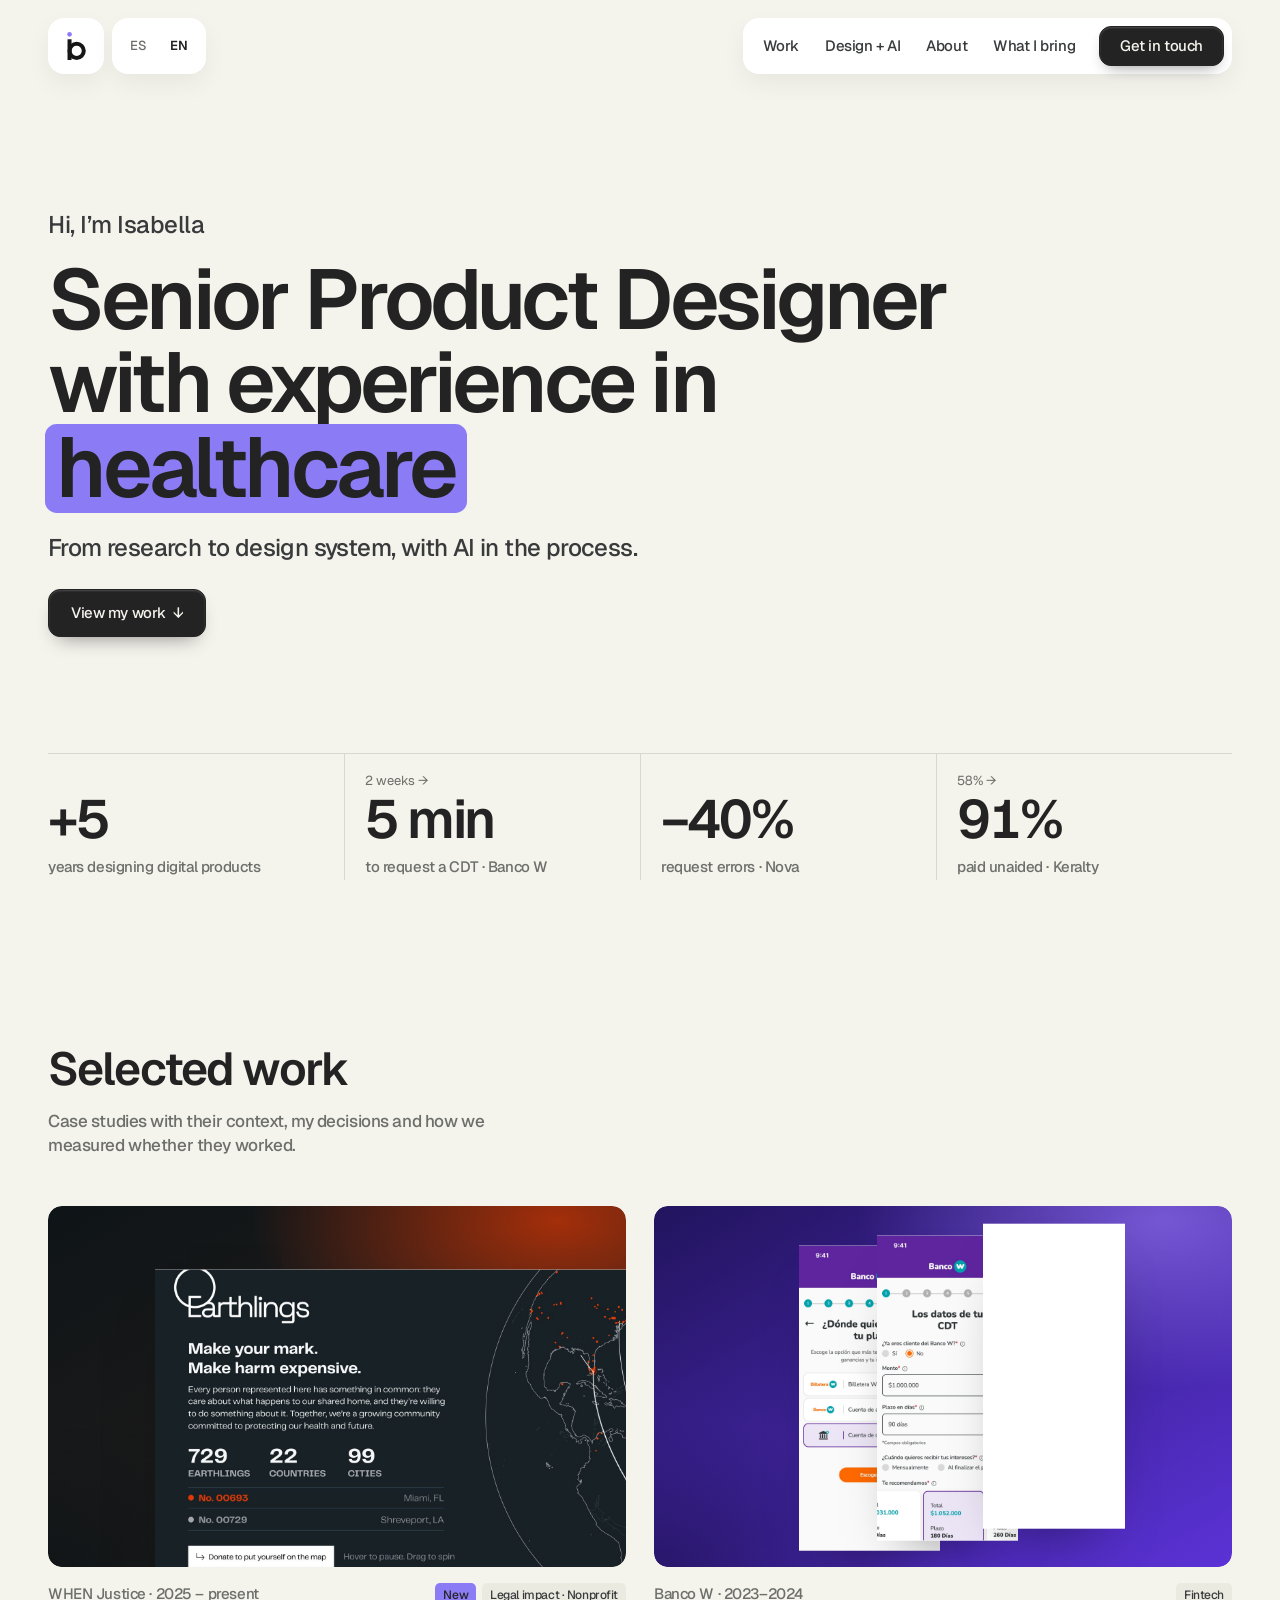
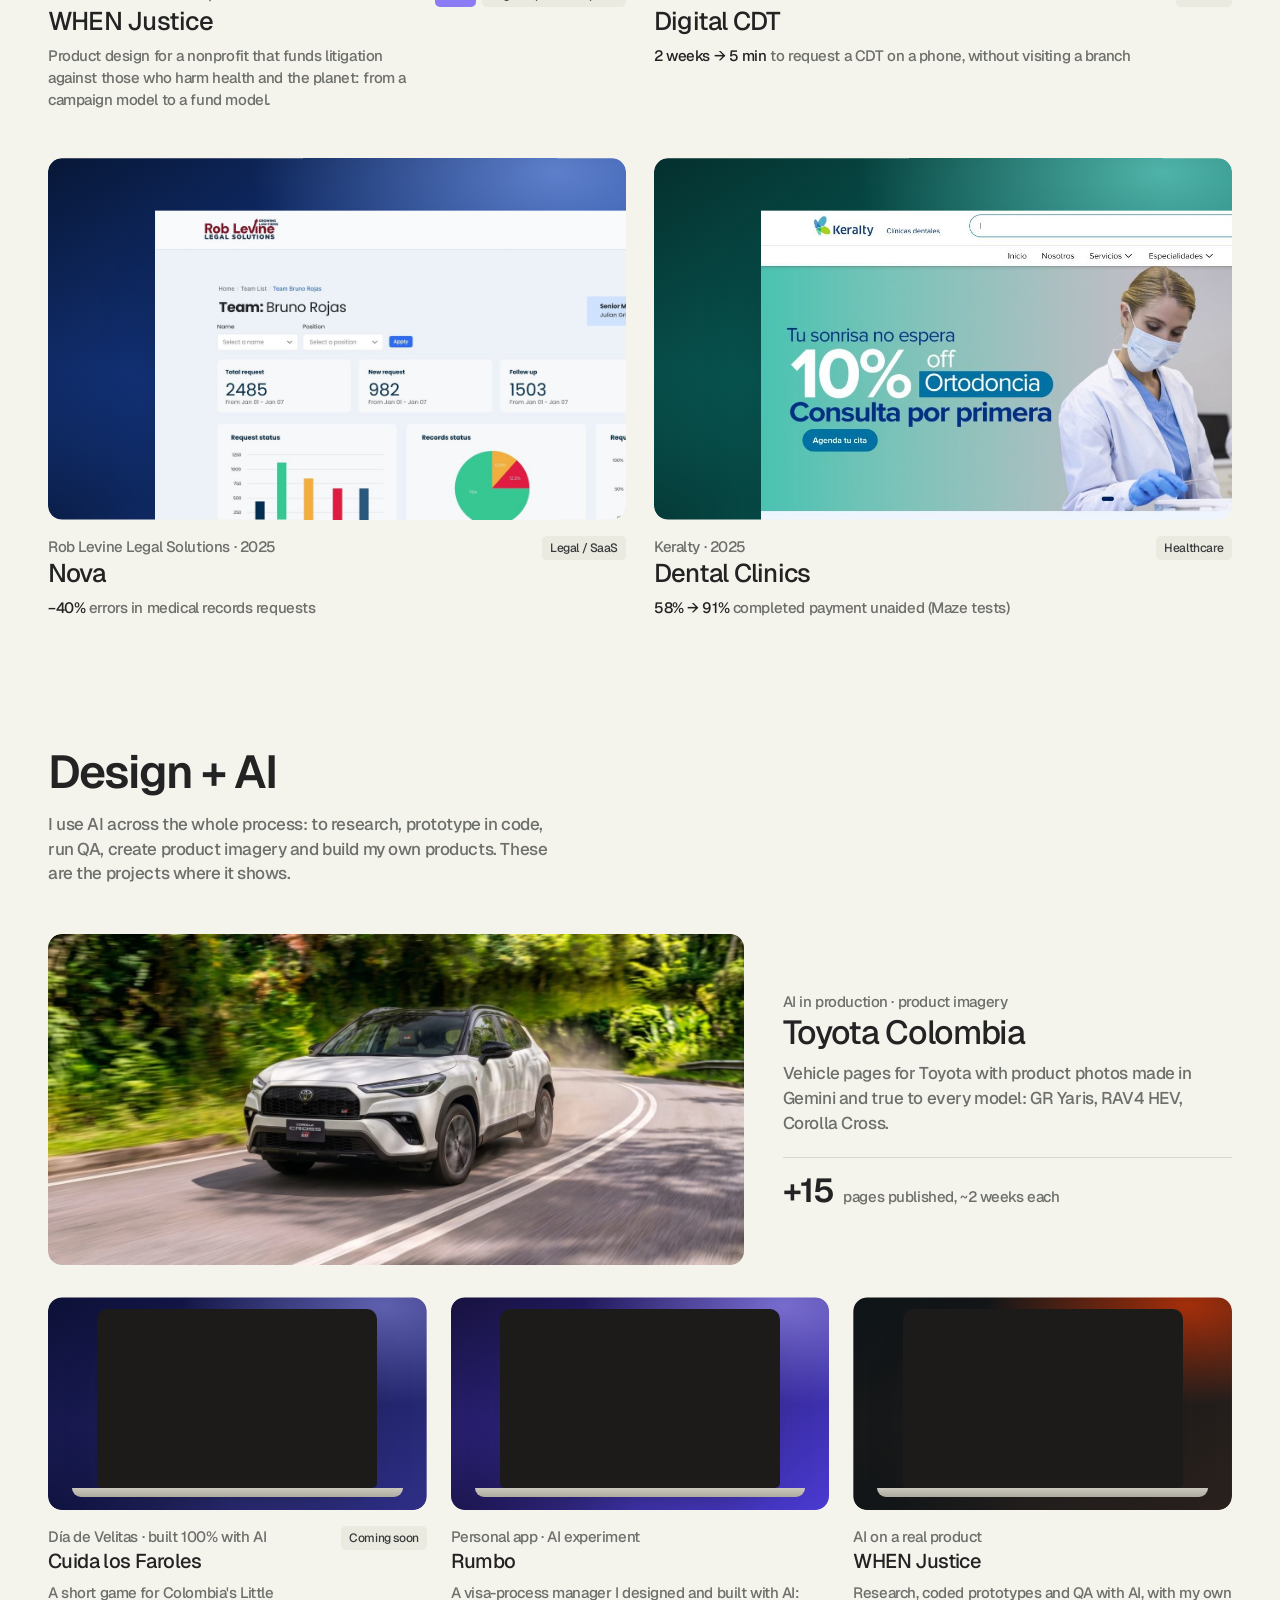
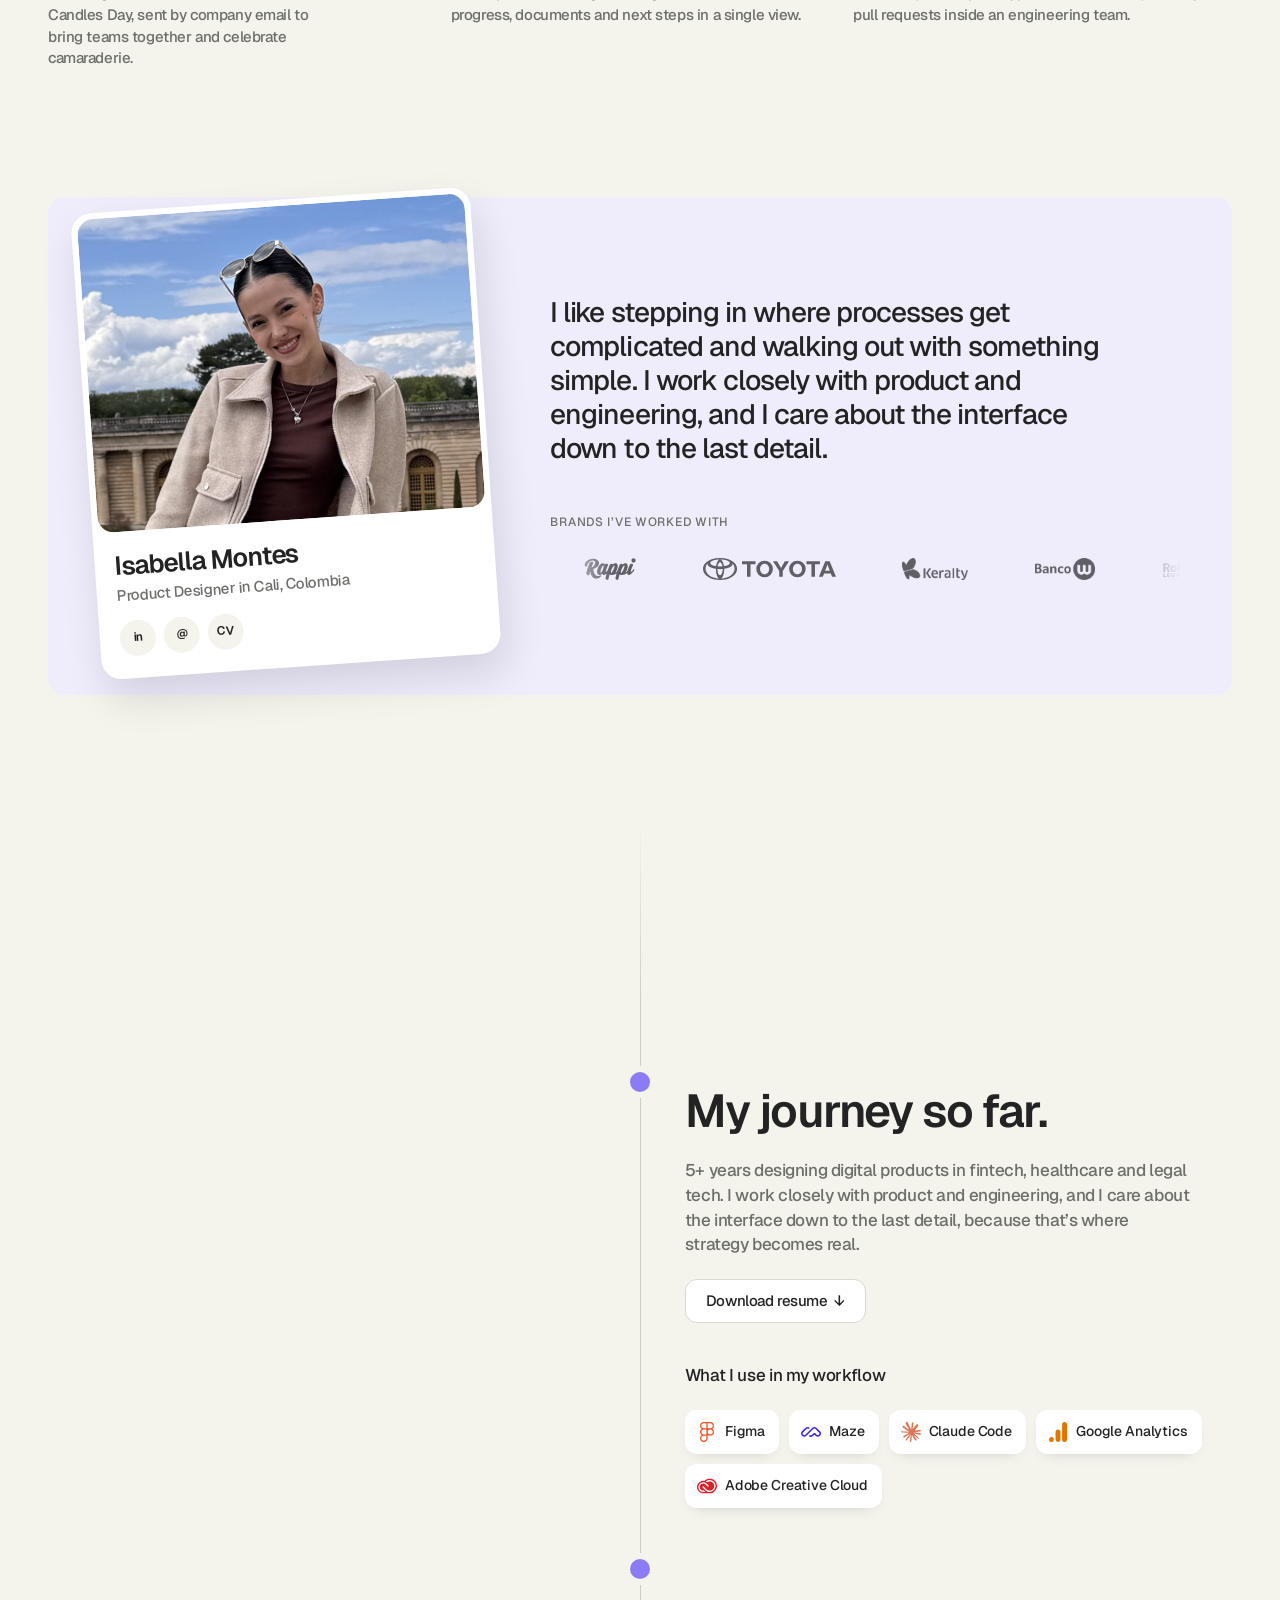
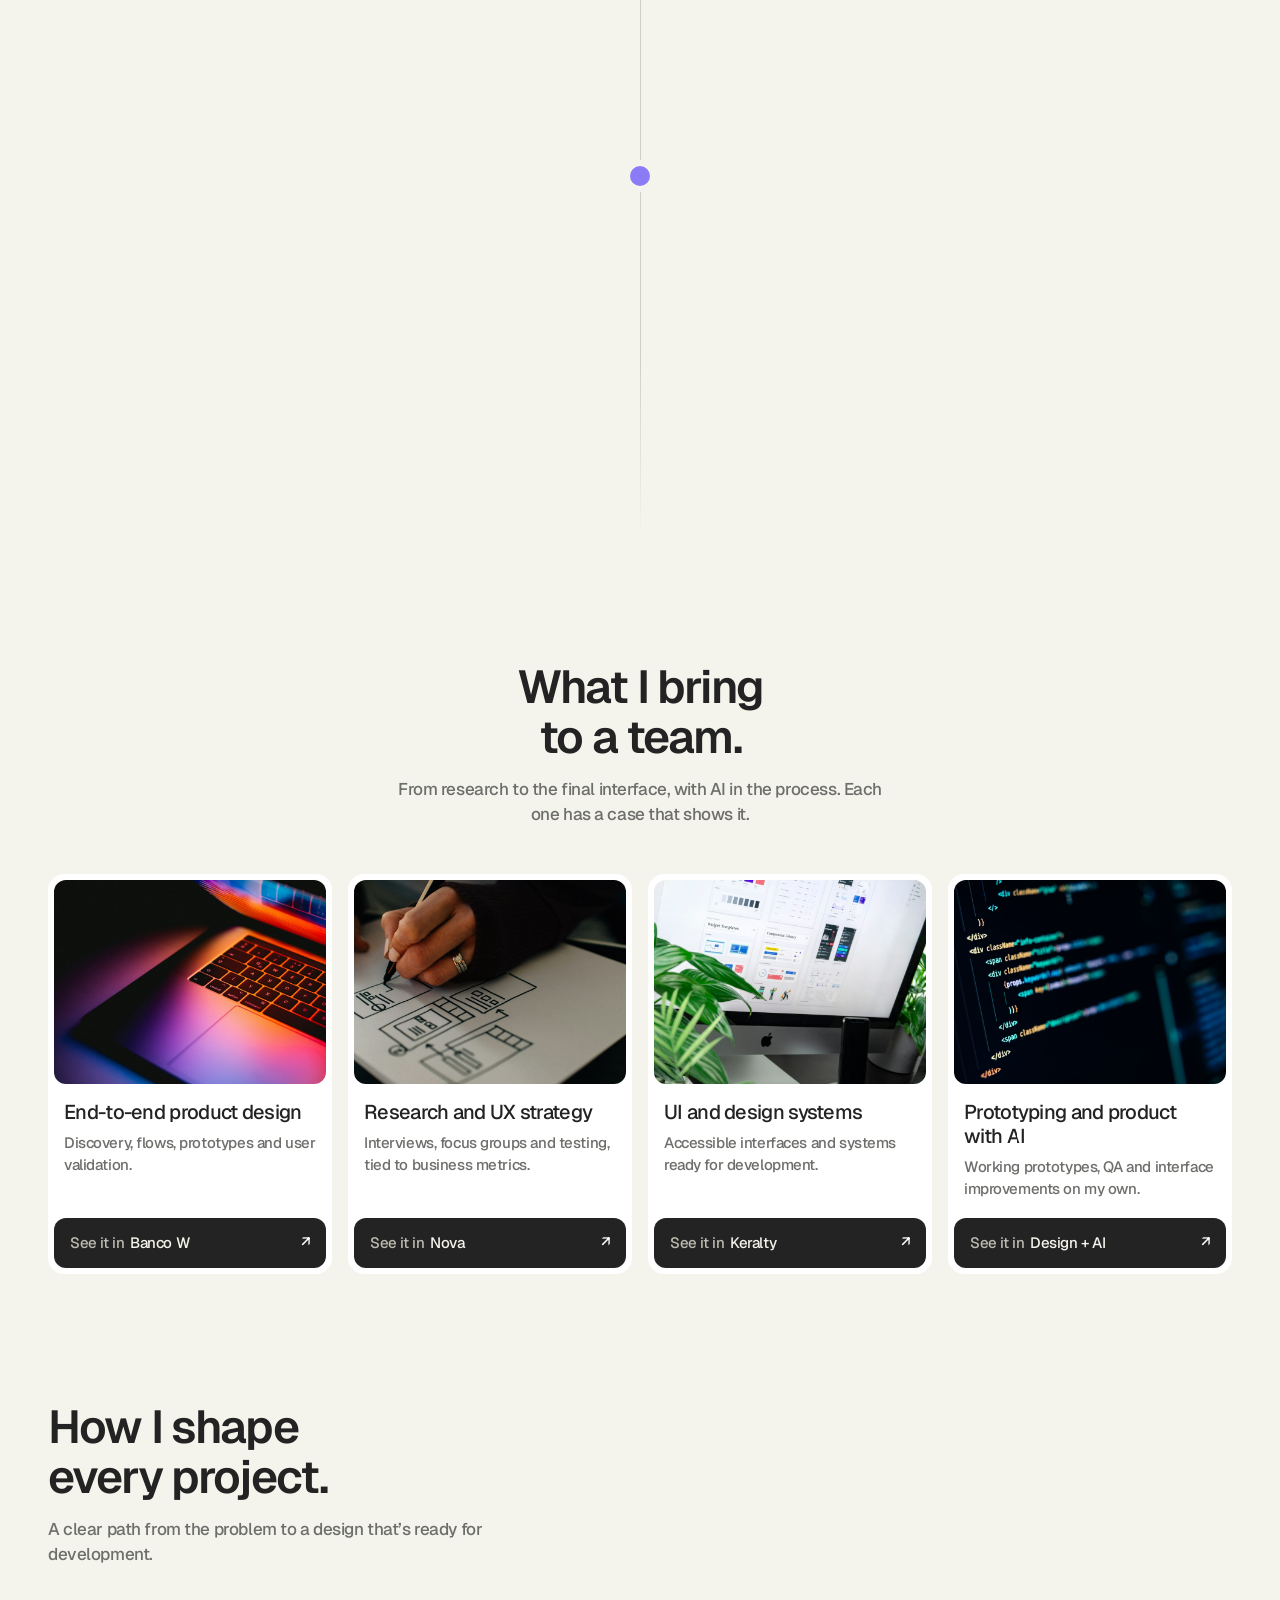
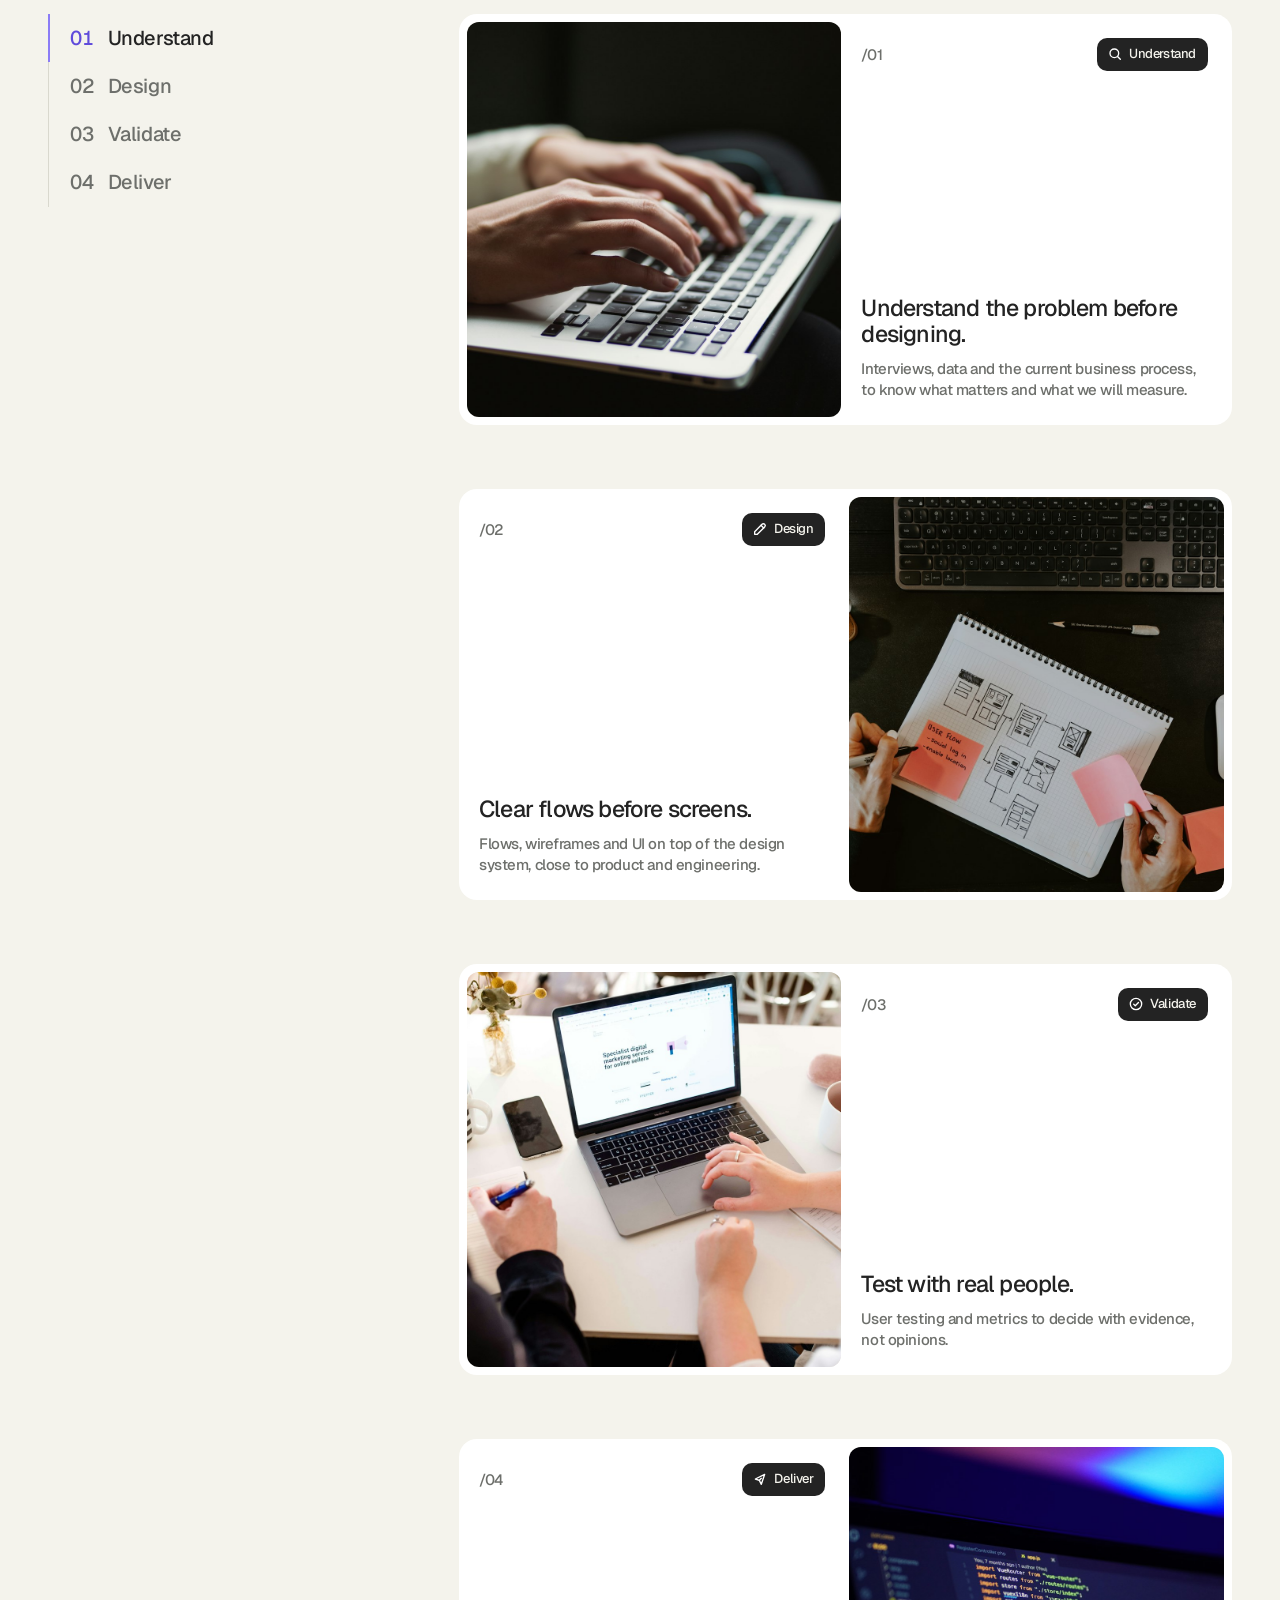
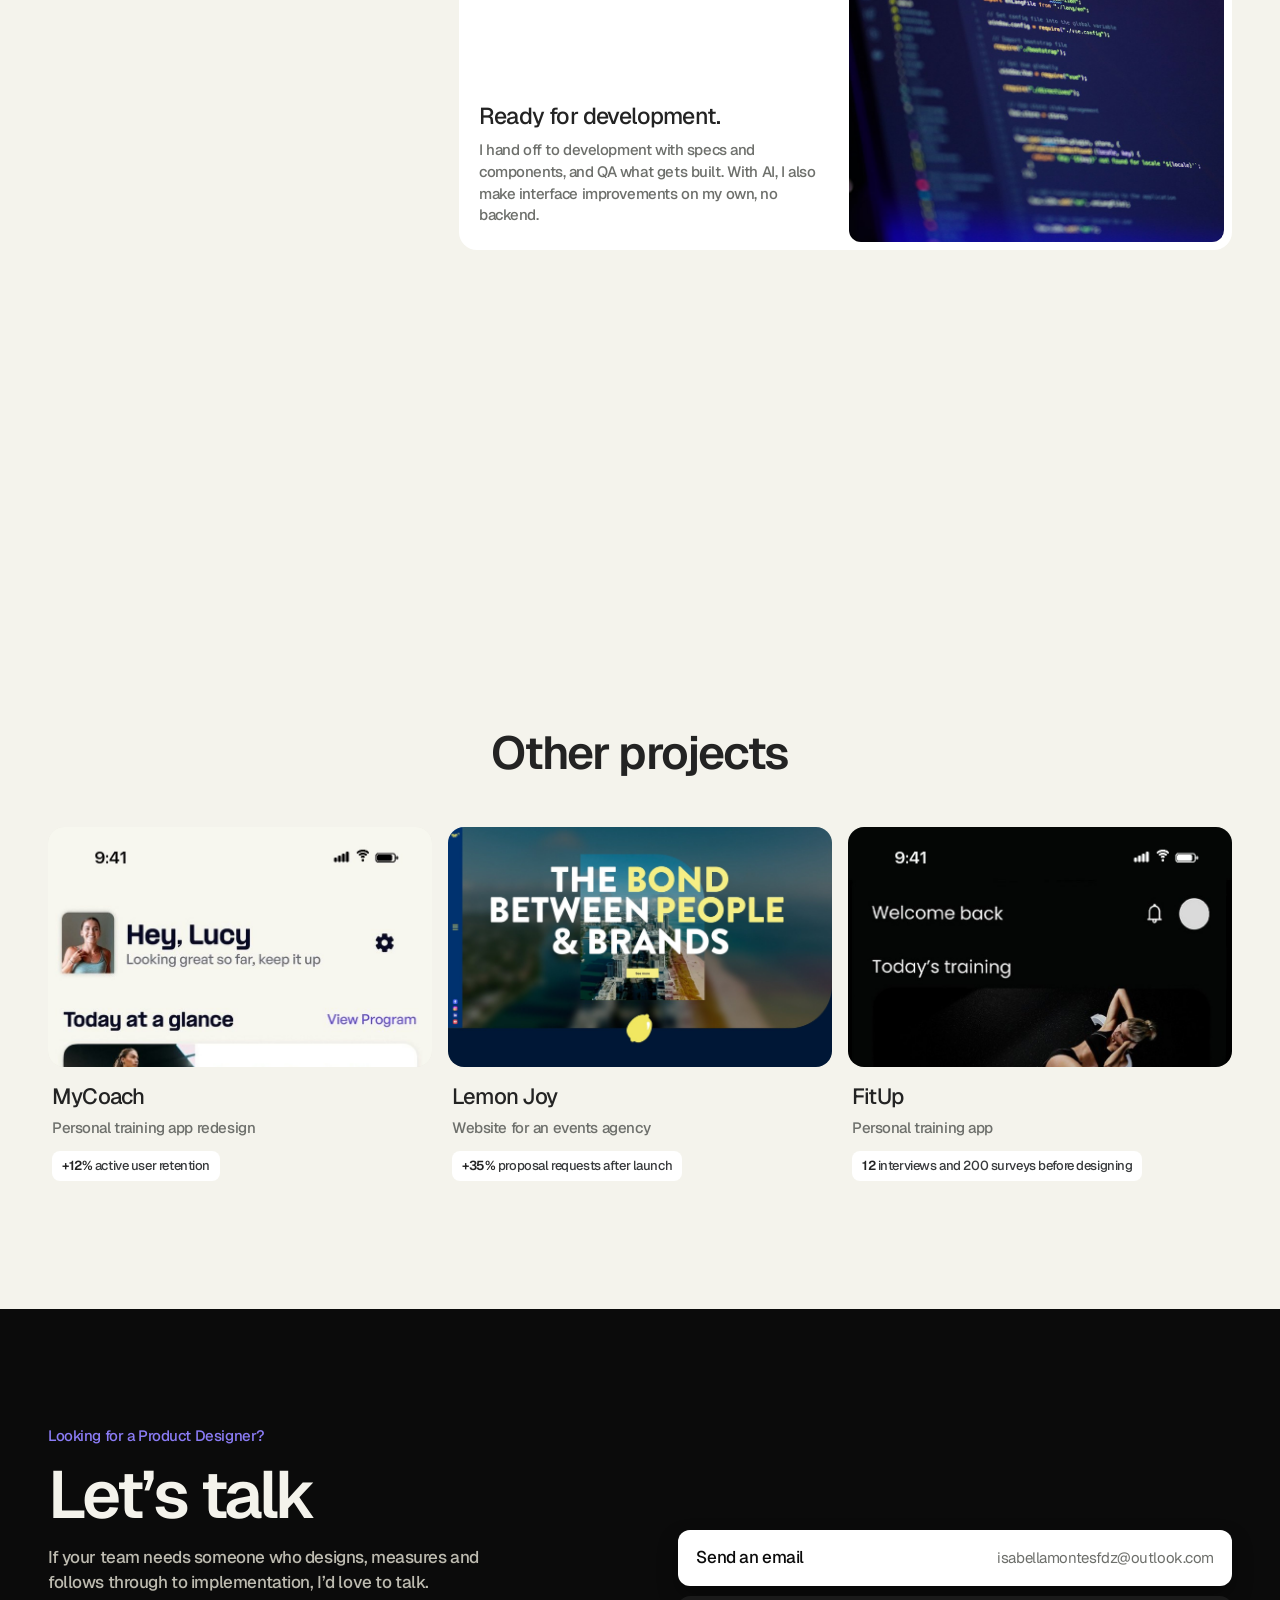
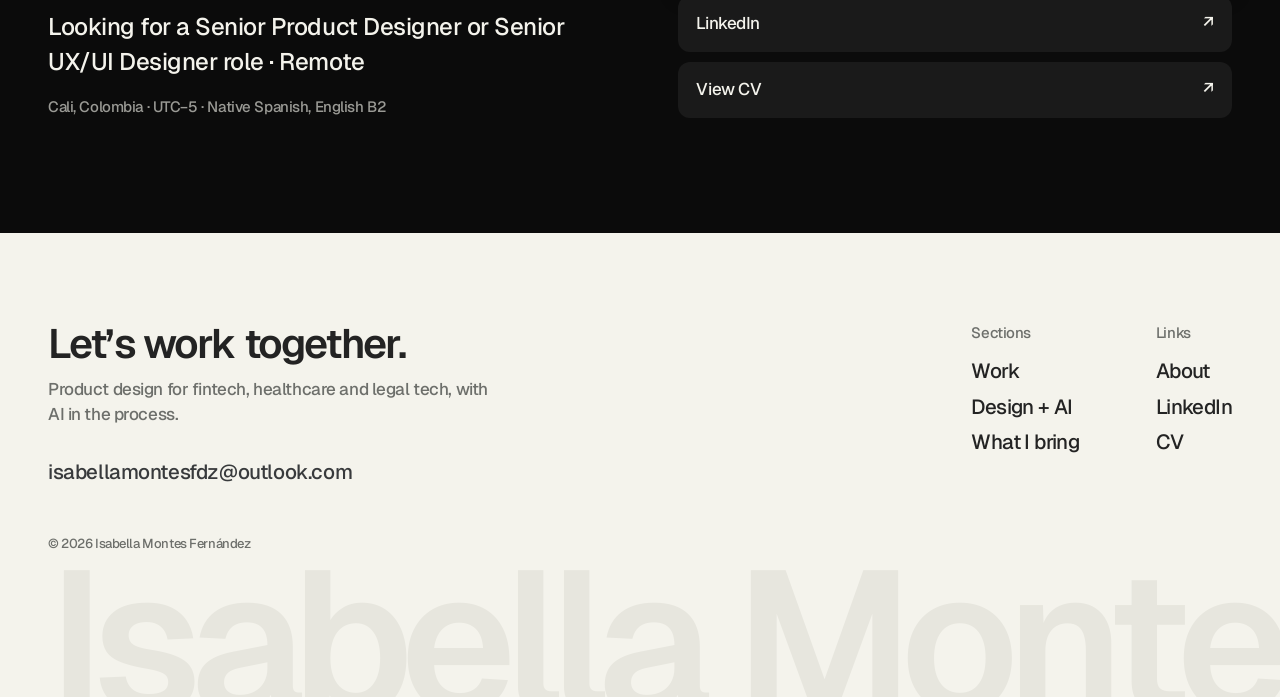
<file: index.html>
<!doctype html>
<html lang="es">
<head>
  <meta charset="utf-8">
  <meta name="viewport" content="width=device-width, initial-scale=1">
  <title>Isabella Montes — Product Designer</title>
  <meta name="description" content="Portafolio de Isabella Montes, Senior Product Designer con +5 años en productos digitales para fintech, salud y legal tech, con IA en el proceso.">
  <meta name="theme-color" content="#F4F3EC">
  <meta property="og:title" content="Isabella Montes — Product Designer">
  <meta property="og:description" content="Diseño productos digitales en sectores regulados que la gente entiende a la primera.">
  <meta property="og:type" content="website">
  <meta property="og:site_name" content="Isabella Montes">
  <meta property="og:locale" content="es_CO">
  <meta property="og:locale:alternate" content="en_US">
  <link rel="canonical" href="https://bybelladesign.com/">
  <meta property="og:url" content="https://bybelladesign.com/">
  <meta property="og:image" content="https://bybelladesign.com/assets/og-portada.jpg">
  <meta property="og:image:width" content="1200">
  <meta property="og:image:height" content="630">
  <meta property="og:image:alt" content="Isabella Montes, Product Designer">
  <meta name="twitter:card" content="summary_large_image">
  <meta name="twitter:image" content="https://bybelladesign.com/assets/og-portada.jpg">
  <link rel="icon" href="assets/favicon.svg" type="image/svg+xml">
  <link rel="icon" href="favicon.ico" sizes="48x48">
  <link rel="apple-touch-icon" href="assets/apple-touch-icon.png">
  <link rel="preconnect" href="https://fonts.googleapis.com">
  <link rel="preconnect" href="https://fonts.gstatic.com" crossorigin>
  <link href="https://fonts.googleapis.com/css2?family=Geist:wght@400;500;600&display=swap" rel="stylesheet">
  <link rel="stylesheet" href="css/home.css?v=202611256">
  <script>document.documentElement.classList.add("js")</script>
  <script src="data/proyectos.js?v=202611256" defer></script>
  <script src="data/home.js?v=202611256" defer></script>
  <script src="js/i18n.js?v=202611256" defer></script>
  <script src="js/render.js?v=202611256" defer></script>
  <script src="data/ai-lab.js?v=202611256" defer></script>
  <script src="js/ai-lab.js?v=202611256" defer></script>
  <script src="js/home-v2.js?v=202611256" defer></script>
  <script src="js/main.js?v=202611256" defer></script>
  <script src="js/motion.js?v=202611256" defer></script>
</head>
<body>


















  <a href="#main" class="skip" data-i18n="skip">Saltar al contenido</a>

  <header class="top header">
    <div class="top__left">
      <a href="#top" class="top__logo pill" aria-label="Isabella Montes — inicio">
        <!-- símbolo de Bella Design (manual v1.2): solo el símbolo, punto en lavanda sobre fondo claro -->
        <svg class="logo" viewBox="39 48 120 181" width="19" height="28" aria-hidden="true" focusable="false"><path fill-rule="evenodd" d="M41,170a59,59 0 1,0 118,0a59,59 0 1,0 -118,0Z M67,170a33,33 0 1,0 66,0a33,33 0 1,0 -66,0Z"></path><rect x="41" y="95" width="26" height="134"></rect><circle class="logo__dot" cx="54" cy="63" r="15"></circle></svg>
      </a>
      <div class="lang pill" role="group" data-i18n-label="lang.label" aria-label="Cambiar idioma">
        <button type="button" data-lang="es" aria-pressed="true">ES</button>
        <button type="button" data-lang="en" aria-pressed="false">EN</button>
      </div>
    </div>
    <div class="top__bar pill">
      <nav class="top__nav" aria-label="Principal">
        <a href="#trabajo" data-i18n="nav.work">Trabajo</a>
        <a href="#ia" data-i18n="nav2.ai">Diseño + IA</a>
        <a href="#sobre-mi" data-i18n="nav.about">Sobre mí</a>
        <a href="#aporte" data-i18n="nav2.svc">Qué aporto</a>
      </nav>
      <a href="#contacto" class="btn btn--dark top__cta" data-i18n="nav2.cta">Escríbeme</a>
    </div>
  </header>

  <main id="main" data-home-v2="">
    <!-- HERO (ar2): contexto, titular, frase y cifras, todo en el primer viewport -->
    <section class="hero wrap" id="top">
      <div class="hero__main">
        <p class="hero__hello rise" style="--d:40ms"><span data-i18n="h3.hello">Hola, soy Isabella</span></p>
        <h1 class="hero__title" data-hero-title="" aria-label="Senior Product Designer con experiencia en fintech, salud, legal tech, SaaS y retail" data-lang="es"><span class="w" aria-hidden="true"><span class="w__i" style="--i:0">Senior</span></span> <span class="w" aria-hidden="true"><span class="w__i" style="--i:1">Product</span></span> <span class="w" aria-hidden="true"><span class="w__i" style="--i:2">Designer</span></span> <span class="w" aria-hidden="true"><span class="w__i" style="--i:3">con</span></span> <span class="w" aria-hidden="true"><span class="w__i" style="--i:4">experiencia</span></span> <span class="w" aria-hidden="true"><span class="w__i" style="--i:5">en</span></span> <span class="rot" data-rot="" aria-hidden="true" style="--wi: 6; width: 282px;"><span class="rot__track" style="--i: 0; transition: none;"><span class="rot__w">fintech</span><span class="rot__w">salud</span><span class="rot__w">legal tech</span><span class="rot__w">SaaS</span><span class="rot__w">retail</span><span class="rot__w">fintech</span></span></span></h1>
        <p class="hero__sub rise" style="--d:220ms" data-i18n="h3.sub2">Del research al design system, con IA en el proceso.</p>
        <a href="#trabajo" class="btn btn--dark hero__cta rise" style="--d:320ms"><span data-i18n="h3.cta">Ver mi trabajo</span> <span class="arrow" aria-hidden="true">↓</span></a>
      </div>
      <ul class="facts rise" style="--d:420ms" data-stats="" data-i18n-label="stats.label" aria-label="Resultados">
      <li>
        <strong><span data-count="+5">+5</span></strong>
        <span>años diseñando productos digitales</span>
      </li>
      <li>
        <strong><small>2 semanas →</small><span data-count="5 min">5 min</span></strong>
        <span>para pedir un CDT · Banco W</span>
      </li>
      <li>
        <strong><span data-count="−40%">−40%</span></strong>
        <span>errores en solicitudes · Nova</span>
      </li>
      <li>
        <strong><small>58% →</small><span data-count="91%">91%</span></strong>
        <span>pagó sin ayuda · Keralty</span>
      </li></ul>
    </section>

    <!-- TRABAJO SELECCIONADO -->
    <section class="work wrap" id="trabajo" aria-labelledby="work-title">
      <header class="head">
        <h2 class="head__title" id="work-title" data-words="" data-i18n-html="sel.title">Trabajo seleccionado</h2>
        <p class="head__intro" data-reveal="" data-i18n="sel.intro">Casos con su contexto, mis decisiones y cómo medimos si funcionaron.</p>
      </header>
      <ul class="work__grid" data-sel="">
        <li class="work__item" data-reveal="" style="--d:0ms">
          <div class="card">
            <div class="card__media comp comp--web" style="--g1:#0E1417;--g2:#2A211D;--g3:#FF3C00"><div class="scr scr--main" data-depth="1"><img src="assets/proyectos/when-justice/globo.jpg" alt="" decoding="async" loading="lazy"></div><span class="card__chip"><span>Caso en preparación</span><span aria-hidden="true">↗</span></span></div>
            <div class="card__meta">
              <div class="card__text">
                <p class="card__client">WHEN Justice · 2025 – hoy</p>
                <h3 class="card__title">WHEN Justice</h3>
                <p class="card__summary">Diseño de producto para una ONG que financia litigios contra quienes dañan la salud y el planeta: del modelo de campañas al de fondos.</p>
              </div>
              <ul class="tags"><li class="tags__new">Nuevo</li><li>Impacto legal · ONG</li></ul>
            </div>
          </div>
        </li>
        <li class="work__item" data-reveal="" style="--d:80ms">
          <a class="card" href="banco-w/">
            <div class="card__media comp comp--stack" style="--g1:#22145E;--g2:#5B32D6;--g3:#9C7BFF"><div class="ph ph--1" data-depth="0.6"><img src="assets/proyectos/banco-w/screen-transfer.jpg" alt="" decoding="async" loading="lazy"></div><div class="ph ph--2" data-depth="1.0"><img src="assets/proyectos/banco-w/screen-data.jpg" alt="" decoding="async" loading="lazy"></div><div class="ph ph--3" data-depth="1.4"><img src="assets/proyectos/banco-w/screen-schedule.jpg" alt="" decoding="async" loading="lazy"></div><span class="card__chip"><span>Ver caso</span><span aria-hidden="true">↗</span></span></div>
            <div class="card__meta">
              <div class="card__text">
                <p class="card__client">Banco W · 2023–2024</p>
                <h3 class="card__title">Digital CDT</h3>
                <p class="card__metric"><strong>2 semanas → 5 min</strong> para pedir un CDT desde el celular, sin ir a una oficina</p>
              </div>
              <ul class="tags"><li>Fintech</li></ul>
            </div>
          </a>
        </li>
        <li class="work__item" data-reveal="" style="--d:0ms">
          <a class="card" href="nova/">
            <div class="card__media comp comp--web" style="--g1:#071737;--g2:#2459D6;--g3:#8FB2FF"><div class="scr scr--main" data-depth="1"><img src="assets/proyectos/nova/screen-dashboard.jpg" alt="" decoding="async" loading="lazy"></div><span class="card__chip"><span>Ver caso</span><span aria-hidden="true">↗</span></span></div>
            <div class="card__meta">
              <div class="card__text">
                <p class="card__client">Rob Levine Legal Solutions · 2025</p>
                <h3 class="card__title">Nova</h3>
                <p class="card__metric"><strong>−40%</strong> errores en solicitudes de historias clínicas</p>
              </div>
              <ul class="tags"><li>Legal / SaaS</li></ul>
            </div>
          </a>
        </li>
        <li class="work__item" data-reveal="" style="--d:80ms">
          <a class="card" href="keralty/">
            <div class="card__media comp comp--web" style="--g1:#04302E;--g2:#0E8C83;--g3:#7FF0E2"><div class="scr scr--main" data-depth="1"><img src="assets/proyectos/keralty/home-pantalla.jpg" alt="" decoding="async" loading="lazy"></div><span class="card__chip"><span>Ver caso</span><span aria-hidden="true">↗</span></span></div>
            <div class="card__meta">
              <div class="card__text">
                <p class="card__client">Keralty · 2025</p>
                <h3 class="card__title">Dental Clinics</h3>
                <p class="card__metric"><strong>58% → 91%</strong> completó el pago sin ayuda (pruebas en Maze)</p>
              </div>
              <ul class="tags"><li>Salud</li></ul>
            </div>
          </a>
        </li></ul>
    </section>

    <!-- DISEÑO + IA -->
    <section class="ai wrap" id="ia" aria-labelledby="ai-title">
      <header class="head">
        <h2 class="head__title" id="ai-title" data-words="" data-i18n-html="ia.title">Diseño + IA</h2>
        <p class="head__intro" data-reveal="" data-i18n="ia.intro">Uso IA en todo el proceso: para investigar, prototipar en código, hacer QA, crear imágenes de producto y construir productos propios. Estos son los proyectos donde se ve.</p>
      </header>
      <ul class="ai__grid" data-ia="">
        <li class="ai__item ai__item--featured" data-reveal="">
          <a class="card card--ai card--feature" href="toyota/">
            <div class="card__media card__media--scene"><img src="assets/proyectos/toyota/corolla-cross-gr-curva.jpg" alt="" decoding="async" loading="lazy"><span class="card__chip"><span>Ver proyecto</span><span aria-hidden="true">↗</span></span></div>
            <div class="card__meta">
              <div class="card__text">
                <p class="card__client">IA en producción · imágenes de producto</p>
                <h3 class="card__title">Toyota Colombia</h3>
                <p class="card__summary">Páginas de vehículo para Toyota con fotos de producto creadas con Gemini y fieles a cada modelo: GR Yaris, RAV4 HEV, Corolla Cross.</p>
                <p class="feature__metric"><strong>+15</strong> páginas publicadas, ~2 semanas cada una</p>
              </div>
            </div>
          </a>
        </li>
        <li class="ai__item" data-reveal="" style="--d:80ms">
          <div class="card card--ai">
            <div class="card__media card__media--frame card__media--grad" style="--g1:#0D1036;--g2:#2E2F86;--g3:#8A8CE6"><div class="frame"><img src="assets/ai-lab/velitas/inicio.jpg" alt="" decoding="async" loading="lazy"></div></div>
            <div class="card__meta">
              <div class="card__text">
                <p class="card__client">Día de Velitas · hecho 100% con IA</p>
                <h3 class="card__title">Cuida los Faroles</h3>
                <p class="card__summary">Un juego corto para el Día de Velitas que llega por correo corporativo: une a los equipos, genera comunidad y celebra el compañerismo.</p>
              </div>
              <ul class="tags"><li>Próximamente</li></ul>
            </div>
          </div>
        </li>
        <li class="ai__item" data-reveal="" style="--d:160ms">
          <a class="card card--ai" href="ai-lab/rumbo/">
            <div class="card__media card__media--frame card__media--grad" style="--g1:#17123F;--g2:#4A3AD1;--g3:#A89CFF"><div class="frame"><img src="assets/ai-lab/rumbo/v3-inicio.webp" alt="" decoding="async" loading="lazy"></div><span class="card__chip"><span>Ver proyecto</span><span aria-hidden="true">↗</span></span></div>
            <div class="card__meta">
              <div class="card__text">
                <p class="card__client">App propia · experimento con IA</p>
                <h3 class="card__title">Rumbo</h3>
                <p class="card__summary">Un gestor de trámites de visa que diseñé y construí con IA: progreso, documentos y próximos pasos en una sola vista.</p>
              </div>
              
            </div>
          </a>
        </li>
        <li class="ai__item" data-reveal="" style="--d:240ms">
          <div class="card card--ai">
            <div class="card__media card__media--frame card__media--grad" style="--g1:#0E1417;--g2:#2A211D;--g3:#FF3C00"><div class="frame"><img src="assets/proyectos/when-justice/globo-ia.jpg" alt="" decoding="async" loading="lazy"></div></div>
            <div class="card__meta">
              <div class="card__text">
                <p class="card__client">IA en un producto real</p>
                <h3 class="card__title">WHEN Justice</h3>
                <p class="card__summary">Investigación, prototipos en código y QA con IA, con mis propios pull requests en un equipo de desarrollo.</p>
              </div>
              
            </div>
          </div>
        </li></ul>
    </section>

    <!-- SOBRE MÍ (Folira): tarjeta de perfil inclinada + frase + marcas en movimiento -->
    <section class="about2 wrap" id="sobre-mi" aria-labelledby="about-name">
      <div class="about2__box" data-reveal="">
        <div class="profile">
          <div class="profile__img" data-a-portrait=""><img src="assets/retrato/isabella.jpg?v=2" alt="Isabella Montes" decoding="async" loading="lazy"></div>
          <div class="profile__info">
            <h2 class="profile__name" id="about-name">Isabella Montes</h2>
            <p class="profile__role" data-i18n="about2.role">Product Designer en Cali, Colombia</p>
            <ul class="profile__links">
              <li><a href="https://www.linkedin.com/in/isabellamontesux-uidesigner/" target="_blank" rel="noopener" aria-label="LinkedIn">in</a></li>
              <li><a href="mailto:isabellamontesfdz@outlook.com" aria-label="Email">@</a></li>
              <li><a href="assets/cv-isabella-montes.pdf" data-i18n-href="cv.href" target="_blank" rel="noopener" aria-label="CV">CV</a></li>
            </ul>
          </div>
        </div>
        <div class="about2__text">
          <p class="about2__statement" data-i18n="about2.statement">Me gusta entrar donde los procesos se complican y salir con algo simple. Trabajo de cerca con producto e ingeniería, y cuido la interfaz hasta el último detalle.</p>
          <div class="about2__logos">
            <p class="about2__kicker" data-i18n="logos.title">Marcas con las que he trabajado</p>
            <div class="logos__viewport" data-logos=""><ul class="logos__track"><li><img src="assets/logos/rappi.svg" alt="Rappi" decoding="async"></li><li><img src="assets/logos/toyota.svg" alt="Toyota" decoding="async"></li><li><img src="assets/logos/keralty.png" alt="Keralty" decoding="async"></li><li><img src="assets/logos/banco-w.png" alt="Banco W" decoding="async"></li><li><img src="assets/logos/rob-levine.svg" alt="Rob Levine Legal Solutions" decoding="async"></li><li><img src="assets/logos/heel.png" alt="Heel" decoding="async"></li><li><img src="assets/logos/mycoach.svg" alt="MyCoach" decoding="async"></li><li aria-hidden="true"><img src="assets/logos/rappi.svg" alt="Rappi" decoding="async"></li><li aria-hidden="true"><img src="assets/logos/toyota.svg" alt="Toyota" decoding="async"></li><li aria-hidden="true"><img src="assets/logos/keralty.png" alt="Keralty" decoding="async"></li><li aria-hidden="true"><img src="assets/logos/banco-w.png" alt="Banco W" decoding="async"></li><li aria-hidden="true"><img src="assets/logos/rob-levine.svg" alt="Rob Levine Legal Solutions" decoding="async"></li><li aria-hidden="true"><img src="assets/logos/heel.png" alt="Heel" decoding="async"></li><li aria-hidden="true"><img src="assets/logos/mycoach.svg" alt="MyCoach" decoding="async"></li></ul></div>
          </div>
        </div>
      </div>
    </section>

    <!-- TRAYECTORIA (Folira): tarjetas + línea con puntos + lado fijo -->
    <section class="journey wrap" aria-labelledby="journey-title">
      <ol class="journey__list" data-path="">
      <li class="journey__item">
        <article class="jcard">
          <header class="jcard__head"><h3 class="jcard__role">Product Designer</h3><span class="jcard__org">Por contrato</span></header>
          
          <ul class="jcard__list"><li><p class="jcard__client"><strong>Katapult · WHEN Justice</strong><span>2025 – hoy</span></p><p>Llegué con el producto en marcha e impulsé apostar por muchas donaciones pequeñas en vez de pocas grandes, con la web enfocada en conversión. Lidero el diseño y el design system; con IA prototipo, hago QA y abro pull requests.</p></li><li><p class="jcard__client"><strong>Iridian</strong><span>2024 – 2026</span></p><p>Más de 6 proyectos de salud, tecnología y bienestar. MyCoach: +12% de usuarios activos que se quedan.</p></li><li><p class="jcard__client"><strong>Keralty</strong><span>2025</span></p><p>Portal de pagos de las Clínicas Dentales: del 58% al 91% de pacientes que pagan sin ayuda.</p></li><li><p class="jcard__client"><strong>Rob Levine Legal Solutions</strong><span>2024 – 2025</span></p><p>Nova: de 7 pestañas a una sola vista, −40% de errores.</p></li></ul>
          <p class="jcard__foot"><span class="jcard__years">2024 – hoy</span><span class="jcard__type">Contratista</span></p>
        </article>
      </li>
      <li class="journey__item">
        <article class="jcard">
          <header class="jcard__head"><h3 class="jcard__role">UX/UI Designer</h3><span class="jcard__org">Banco W</span></header>
          <p class="jcard__desc">El primer producto 100% digital del banco: pedir un CDT pasó de hasta dos semanas en oficina a cinco minutos desde el celular.</p>
          
          <p class="jcard__foot"><span class="jcard__years">2023 – 2024</span><span class="jcard__type">Empleo directo</span></p>
        </article>
      </li>
      <li class="journey__item">
        <article class="jcard">
          <header class="jcard__head"><h3 class="jcard__role">UX/UI Designer</h3><span class="jcard__org">Destiny co</span></header>
          <p class="jcard__desc">Interfaces web y móviles y piezas digitales para clientes como Rappi, Toyota y Colombina.</p>
          
          <p class="jcard__foot"><span class="jcard__years">2020 – 2023</span><span class="jcard__type">Empleo directo</span></p>
        </article>
      </li></ol>
      <aside class="journey__side">
        <h2 class="journey__title sec-title" id="journey-title" data-words="" data-i18n-html="path2.title">Mi recorrido hasta hoy.</h2>
        <p class="journey__text" data-reveal="" data-i18n="path2.text">Más de 5 años diseñando productos digitales en fintech, salud y legal tech. Trabajo de cerca con producto e ingeniería, y cuido la interfaz hasta el último detalle porque ahí es donde la estrategia se vuelve real.</p>
        <a href="assets/cv-isabella-montes.pdf" data-i18n-href="cv.href" class="btn journey__cv" target="_blank" rel="noopener" data-reveal="" style="--d:80ms"><span data-i18n="path2.cv">Descargar CV</span> <span aria-hidden="true">↓</span></a>
        <h3 class="journey__tools-title" data-reveal="" style="--d:140ms" data-i18n="path2.tools">Lo que uso en mi día a día</h3>
        <ul class="journey__tools" data-tools="" data-reveal="" style="--d:180ms"><li><span class="tool__logo" style="--c:#F24E1E;-webkit-mask-image:url(assets/herramientas/figma.svg);mask-image:url(assets/herramientas/figma.svg)" aria-hidden="true"></span><span class="tool__name">Figma</span></li><li><span class="tool__logo" style="--c:#3B25E0;-webkit-mask-image:url(assets/herramientas/maze.svg);mask-image:url(assets/herramientas/maze.svg)" aria-hidden="true"></span><span class="tool__name">Maze</span></li><li><span class="tool__logo" style="--c:#D97757;-webkit-mask-image:url(assets/herramientas/claude.svg);mask-image:url(assets/herramientas/claude.svg)" aria-hidden="true"></span><span class="tool__name">Claude Code</span></li><li><span class="tool__logo" style="--c:#E37400;-webkit-mask-image:url(assets/herramientas/googleanalytics.svg);mask-image:url(assets/herramientas/googleanalytics.svg)" aria-hidden="true"></span><span class="tool__name">Google Analytics</span></li><li><span class="tool__logo" style="--c:#DA1F26;-webkit-mask-image:url(assets/herramientas/adobecreativecloud.svg);mask-image:url(assets/herramientas/adobecreativecloud.svg)" aria-hidden="true"></span><span class="tool__name">Adobe Creative Cloud</span></li></ul>
      </aside>
    </section>

    <!-- SERVICIOS (Folira): cuatro tarjetas; la activa se abre -->
    <section class="svc wrap" id="aporte" aria-labelledby="svc-title">
      <header class="sec-head sec-head--center">
        <h2 class="sec-title" id="svc-title" data-words="" data-i18n-html="svc.title">Lo que aporto a un equipo.</h2>
        <p class="sec-intro" data-reveal="" data-i18n="svc.intro">Del research a la interfaz final, con IA en el proceso. Cada punto tiene un caso donde se ve.</p>
      </header>
      <ul class="svc__list" data-svc="">
        <li class="svc__item" data-reveal="" style="--d:0ms">
          <div class="svc__img"><img src="assets/servicios/producto.jpg?v=3" alt="" decoding="async" loading="lazy"></div>
          <div class="svc__body">
            <h3 class="svc__t">Product design de punta a punta</h3>
            <p class="svc__d">Discovery, flujos, prototipos y validación con usuarios.</p>
          </div>
          <a class="svc__bar" href="banco-w/"><span>Ver en</span> <strong>Banco W</strong> <span class="arrow" aria-hidden="true">↗</span></a>
        </li>
        <li class="svc__item" data-reveal="" style="--d:80ms">
          <div class="svc__img"><img src="assets/servicios/investigacion.jpg?v=3" alt="" decoding="async" loading="lazy"></div>
          <div class="svc__body">
            <h3 class="svc__t">Investigación y estrategia UX</h3>
            <p class="svc__d">Entrevistas, focus groups y pruebas, atadas a métricas de negocio.</p>
          </div>
          <a class="svc__bar" href="nova/"><span>Ver en</span> <strong>Nova</strong> <span class="arrow" aria-hidden="true">↗</span></a>
        </li>
        <li class="svc__item" data-reveal="" style="--d:160ms">
          <div class="svc__img"><img src="assets/servicios/ui-sistemas.jpg?v=3" alt="" decoding="async" loading="lazy"></div>
          <div class="svc__body">
            <h3 class="svc__t">UI y design systems</h3>
            <p class="svc__d">Interfaces accesibles y sistemas listos para desarrollo.</p>
          </div>
          <a class="svc__bar" href="keralty/"><span>Ver en</span> <strong>Keralty</strong> <span class="arrow" aria-hidden="true">↗</span></a>
        </li>
        <li class="svc__item" data-reveal="" style="--d:240ms">
          <div class="svc__img"><img src="assets/servicios/ia.jpg?v=3" alt="" decoding="async" loading="lazy"></div>
          <div class="svc__body">
            <h3 class="svc__t">Prototipos y producto con IA</h3>
            <p class="svc__d">Prototipos funcionales, QA y mejoras de interfaz por mi cuenta.</p>
          </div>
          <a class="svc__bar" href="#ia"><span>Ver en</span> <strong>Diseño + IA</strong> <span class="arrow" aria-hidden="true">↗</span></a>
        </li></ul>
    </section>

    <!-- PROCESO (Folira): menú fijo a la izquierda + tarjetas que se apilan -->
    <section class="proc wrap" id="proceso" aria-labelledby="proc-title">
      <header class="sec-head">
        <h2 class="sec-title" id="proc-title" data-words="" data-i18n-html="proc.title">Cómo doy forma a cada proyecto.</h2>
        <p class="sec-intro" data-reveal="" data-i18n="proc.intro">Un camino claro desde el problema hasta un diseño listo para desarrollo.</p>
      </header>
      <div class="proc__body">
        <nav class="proc__nav" aria-labelledby="proc-title"><ol class="proc__menu" data-proc-menu=""><li><a href="#paso-1" aria-current="step"><span>01</span>Entender</a></li><li><a href="#paso-2"><span>02</span>Diseñar</a></li><li><a href="#paso-3"><span>03</span>Validar</a></li><li><a href="#paso-4"><span>04</span>Entregar</a></li></ol></nav>
        <ol class="proc__cards" data-proc="">
        <li class="proc__card" id="paso-1" data-step="0" style="--k:0">
          <div class="proc__img"><img src="assets/proceso/entender.jpg" alt="" decoding="async" loading="lazy"></div>
          <div class="proc__txt">
            <p class="proc__top"><span>/01</span><span class="proc__label"><svg viewBox="0 0 24 24" fill="none" stroke="currentColor" stroke-width="2" stroke-linecap="round" stroke-linejoin="round" aria-hidden="true"><circle cx="11" cy="11" r="6.5"></circle><path d="M20 20l-4.2-4.2"></path></svg>Entender</span></p>
            <div><h3 class="proc__h">Entender el problema antes de diseñar.</h3><p class="proc__d">Entrevistas, datos y el proceso actual del negocio, para saber qué importa y qué se va a medir.</p></div>
          </div>
        </li>
        <li class="proc__card proc__card--flip" id="paso-2" data-step="1" style="--k:1">
          <div class="proc__img"><img src="assets/proceso/disenar.jpg" alt="" decoding="async" loading="lazy"></div>
          <div class="proc__txt">
            <p class="proc__top"><span>/02</span><span class="proc__label"><svg viewBox="0 0 24 24" fill="none" stroke="currentColor" stroke-width="2" stroke-linecap="round" stroke-linejoin="round" aria-hidden="true"><path d="M4 20h4L19 9a2.8 2.8 0 0 0-4-4L4 16v4z"></path><path d="M13.5 6.5l4 4"></path></svg>Diseñar</span></p>
            <div><h3 class="proc__h">Flujos claros antes que pantallas.</h3><p class="proc__d">Flujos, wireframes e interfaz sobre el design system, de cerca con producto e ingeniería.</p></div>
          </div>
        </li>
        <li class="proc__card" id="paso-3" data-step="2" style="--k:2">
          <div class="proc__img"><img src="assets/proceso/validar.jpg" alt="" decoding="async" loading="lazy"></div>
          <div class="proc__txt">
            <p class="proc__top"><span>/03</span><span class="proc__label"><svg viewBox="0 0 24 24" fill="none" stroke="currentColor" stroke-width="2" stroke-linecap="round" stroke-linejoin="round" aria-hidden="true"><circle cx="12" cy="12" r="8.5"></circle><path d="M8.5 12.2l2.4 2.4 4.8-4.9"></path></svg>Validar</span></p>
            <div><h3 class="proc__h">Probar con personas reales.</h3><p class="proc__d">Pruebas con usuarios y métricas para decidir con evidencia, no con opiniones.</p></div>
          </div>
        </li>
        <li class="proc__card proc__card--flip" id="paso-4" data-step="3" style="--k:3">
          <div class="proc__img"><img src="assets/proceso/entregar.jpg" alt="" decoding="async" loading="lazy"></div>
          <div class="proc__txt">
            <p class="proc__top"><span>/04</span><span class="proc__label"><svg viewBox="0 0 24 24" fill="none" stroke="currentColor" stroke-width="2" stroke-linecap="round" stroke-linejoin="round" aria-hidden="true"><path d="M5 12l14-7-5 15-3-6-6-2z"></path><path d="M11 14l3-3"></path></svg>Entregar</span></p>
            <div><h3 class="proc__h">Listo para desarrollo.</h3><p class="proc__d">Entrego a desarrollo con specs y componentes, y hago QA de lo que se implementa. Con IA, también hago mejoras de interfaz por mi cuenta, sin tocar backend.</p></div>
          </div>
        </li></ol>
      </div>
    </section>

    <!-- OTROS PROYECTOS (Folira, como su blog) -->
    <section class="arch2 wrap" aria-labelledby="arch-title">
      <header class="sec-head sec-head--center">
        <h2 class="sec-title" id="arch-title" data-words="" data-i18n-html="arch.title">Otros proyectos</h2>
      </header>
      <ul class="arch2__grid" data-arch="">
        <li data-reveal="" style="--d:0ms"><a class="post" href="mycoach/">
          <span class="post__img"><img src="assets/proyectos/mycoach/home.jpg" alt="" decoding="async" loading="lazy"></span>
          <span class="post__body">
            <span class="post__name">MyCoach</span>
            <span class="post__desc">Rediseño de la app de entrenamiento personal</span>
            <span class="post__tag"><strong>+12%</strong> retención de usuarios activos</span>
          </span>
        </a></li>
        <li data-reveal="" style="--d:90ms"><a class="post" href="lemon-joy/">
          <span class="post__img"><img src="assets/proyectos/lemon-joy/home-hero.jpg" alt="" decoding="async" loading="lazy"></span>
          <span class="post__body">
            <span class="post__name">Lemon Joy</span>
            <span class="post__desc">Sitio web para agencia de eventos</span>
            <span class="post__tag"><strong>+35%</strong> solicitudes de propuesta tras el lanzamiento</span>
          </span>
        </a></li>
        <li data-reveal="" style="--d:180ms"><a class="post" href="fitup/">
          <span class="post__img"><img src="assets/proyectos/fitup/screen-home.jpg" alt="" decoding="async" loading="lazy"></span>
          <span class="post__body">
            <span class="post__name">FitUp</span>
            <span class="post__desc">App de entrenamiento personal</span>
            <span class="post__tag"><strong>12</strong> entrevistas y 200 encuestas antes de diseñar</span>
          </span>
        </a></li></ul>
    </section>
  </main>

  <!-- CONTACTO (Folira): bloque negro a sangre -->
  <section class="contact3" id="contacto" aria-labelledby="contact-title">
    <div class="wrap contact3__in">
      <div class="contact3__left" data-reveal="">
        <p class="contact3__kicker" data-i18n="c2.kicker">¿Buscas Product Designer?</p>
        <h2 class="contact3__title" id="contact-title" data-i18n="c2.big">Hablemos</h2>
        <p class="contact3__text" data-i18n="c3.text">Si tu equipo busca a alguien que diseñe, mida y llegue hasta la implementación, me encantaría conversar.</p>
        <p data-c-role="" class="contact2__role">Busco rol de Senior Product Designer o Senior UX/UI Designer · Remoto</p>
        <p class="contact3__place" data-c-place="">Cali, Colombia · UTC−5 · Español nativo, inglés B2</p>
      </div>
      <div class="contact3__actions" data-reveal="" style="--d:100ms">
        <a href="mailto:isabellamontesfdz@outlook.com" class="cbtn cbtn--main"><span data-i18n="c3.mail">Enviar un correo</span><span class="cbtn__sub">isabellamontesfdz@outlook.com</span></a>
        <a href="https://www.linkedin.com/in/isabellamontesux-uidesigner/" class="cbtn" target="_blank" rel="noopener">LinkedIn <span aria-hidden="true">↗</span></a>
        <a href="assets/cv-isabella-montes.pdf" data-i18n-href="cv.href" class="cbtn" target="_blank" rel="noopener"><span data-i18n="contact.cv">Ver CV</span> <span aria-hidden="true">↗</span></a>
      </div>
    </div>
  </section>

  <!-- FOOTER (Folira): cierre + enlaces + nombre gigante -->
  <footer class="foot2">
    <div class="wrap foot2__in">
      <div class="foot2__main">
        <h2 class="foot2__title" data-i18n="ft.title">Trabajemos juntos.</h2>
        <p class="foot2__text" data-i18n="ft.text">Product design para fintech, salud y legal tech, con IA en el proceso.</p>
        <a class="foot2__mail" href="mailto:isabellamontesfdz@outlook.com">isabellamontesfdz@outlook.com</a>
      </div>
      <nav class="foot2__col" aria-labelledby="ft-main">
        <p id="ft-main" data-i18n="ft.main">Secciones</p>
        <a href="#trabajo" data-i18n="nav.work">Trabajo</a>
        <a href="#ia" data-i18n="nav2.ai">Diseño + IA</a>
        <a href="#aporte" data-i18n="nav2.svc">Qué aporto</a>
      </nav>
      <nav class="foot2__col" aria-labelledby="ft-links">
        <p id="ft-links" data-i18n="ft.links">Enlaces</p>
        <a href="#sobre-mi" data-i18n="nav.about">Sobre mí</a>
        <a href="https://www.linkedin.com/in/isabellamontesux-uidesigner/" target="_blank" rel="noopener">LinkedIn</a>
        <a href="assets/cv-isabella-montes.pdf" data-i18n-href="cv.href" target="_blank" rel="noopener" data-i18n="nav2.cv">CV</a>
      </nav>
      <p class="foot2__legal">© <span class="year">2026</span> Isabella Montes Fernández</p>
    </div>
    <p class="foot2__big" aria-hidden="true">Isabella Montes</p>
  </footer>
</body>
</html>
</file>
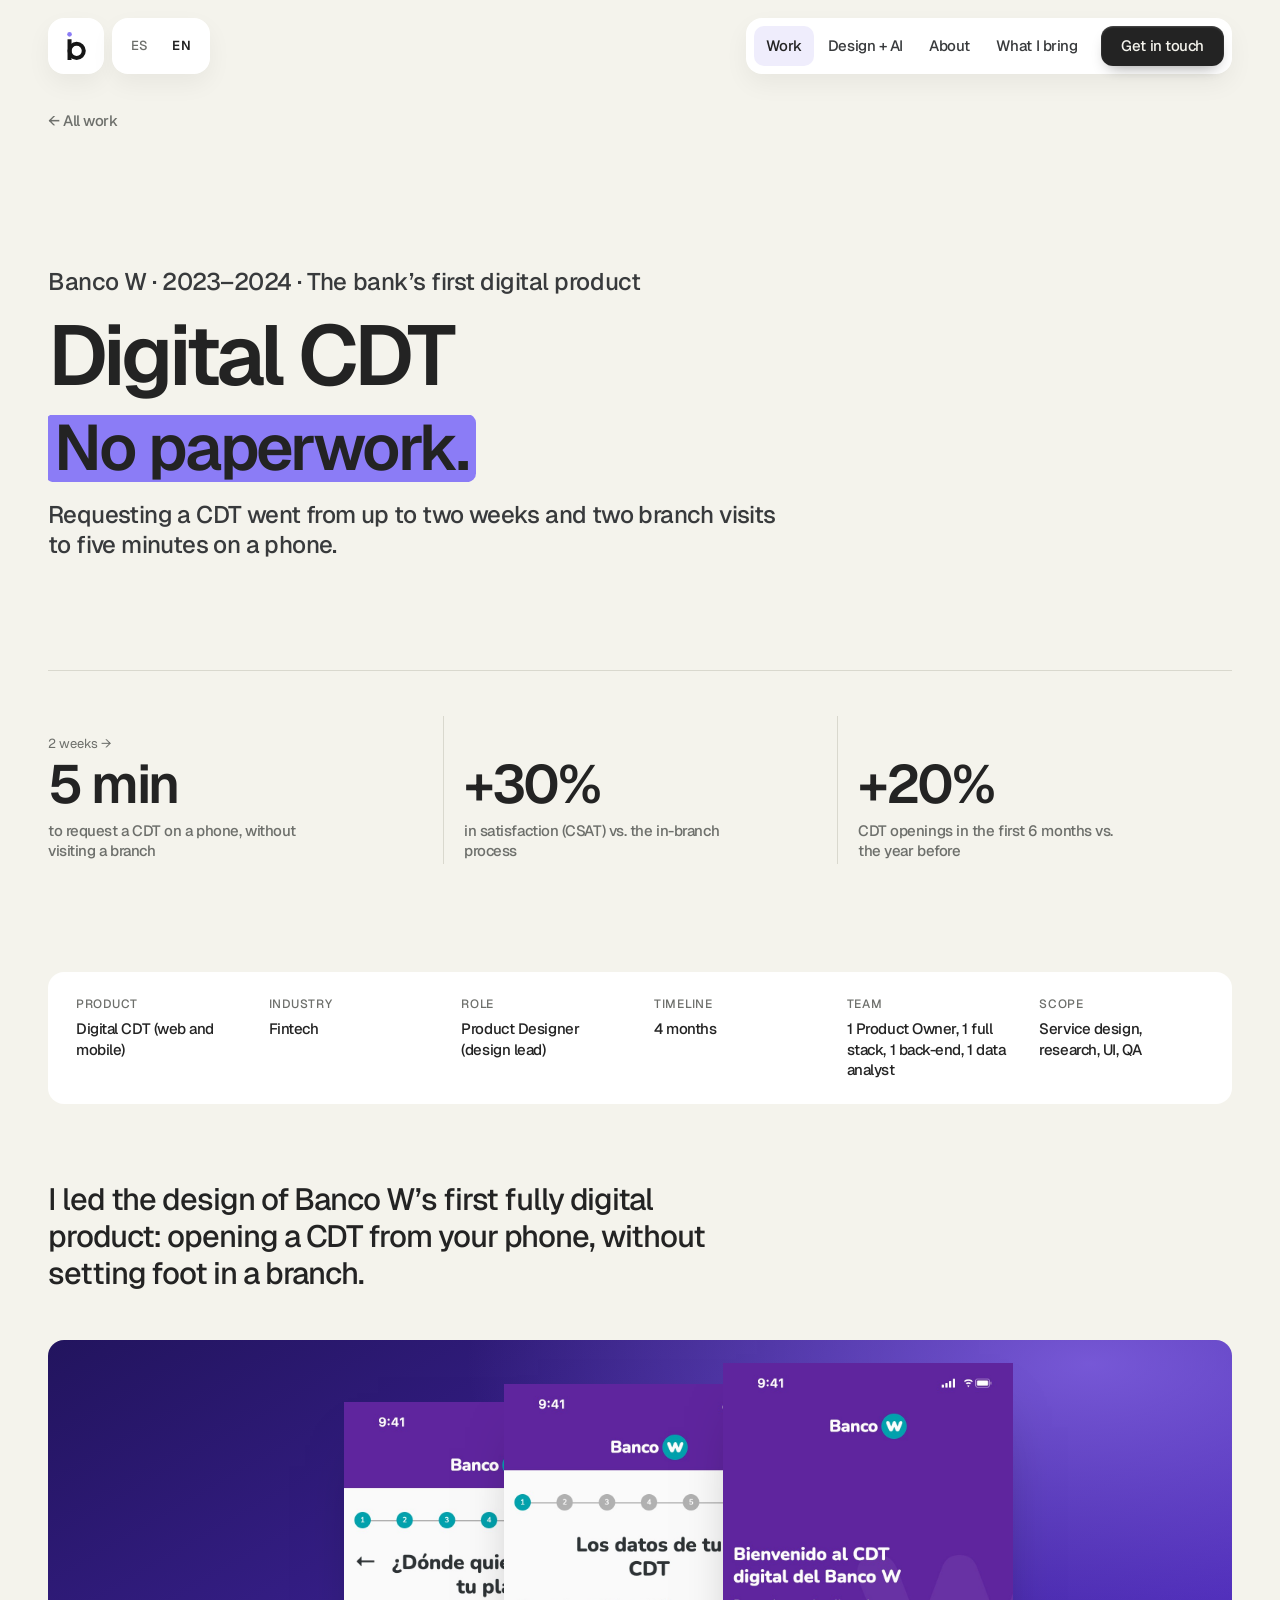
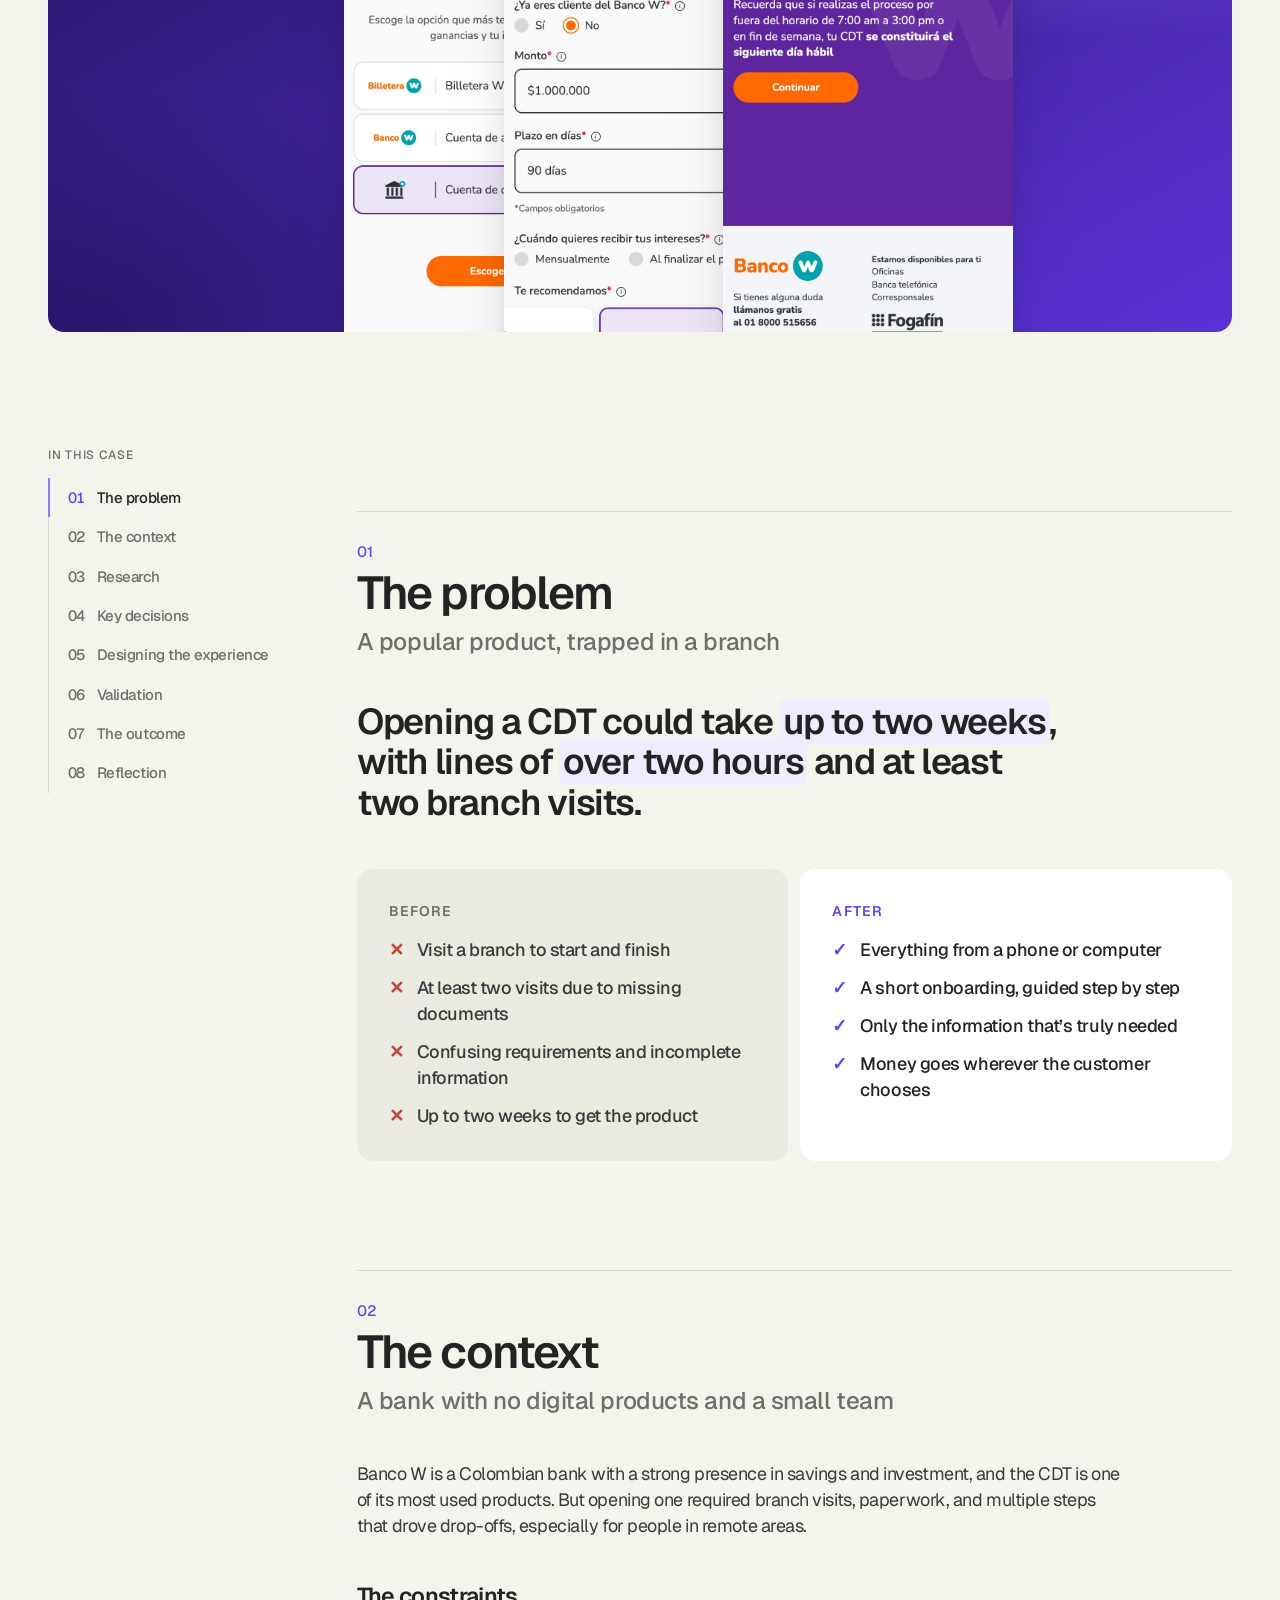
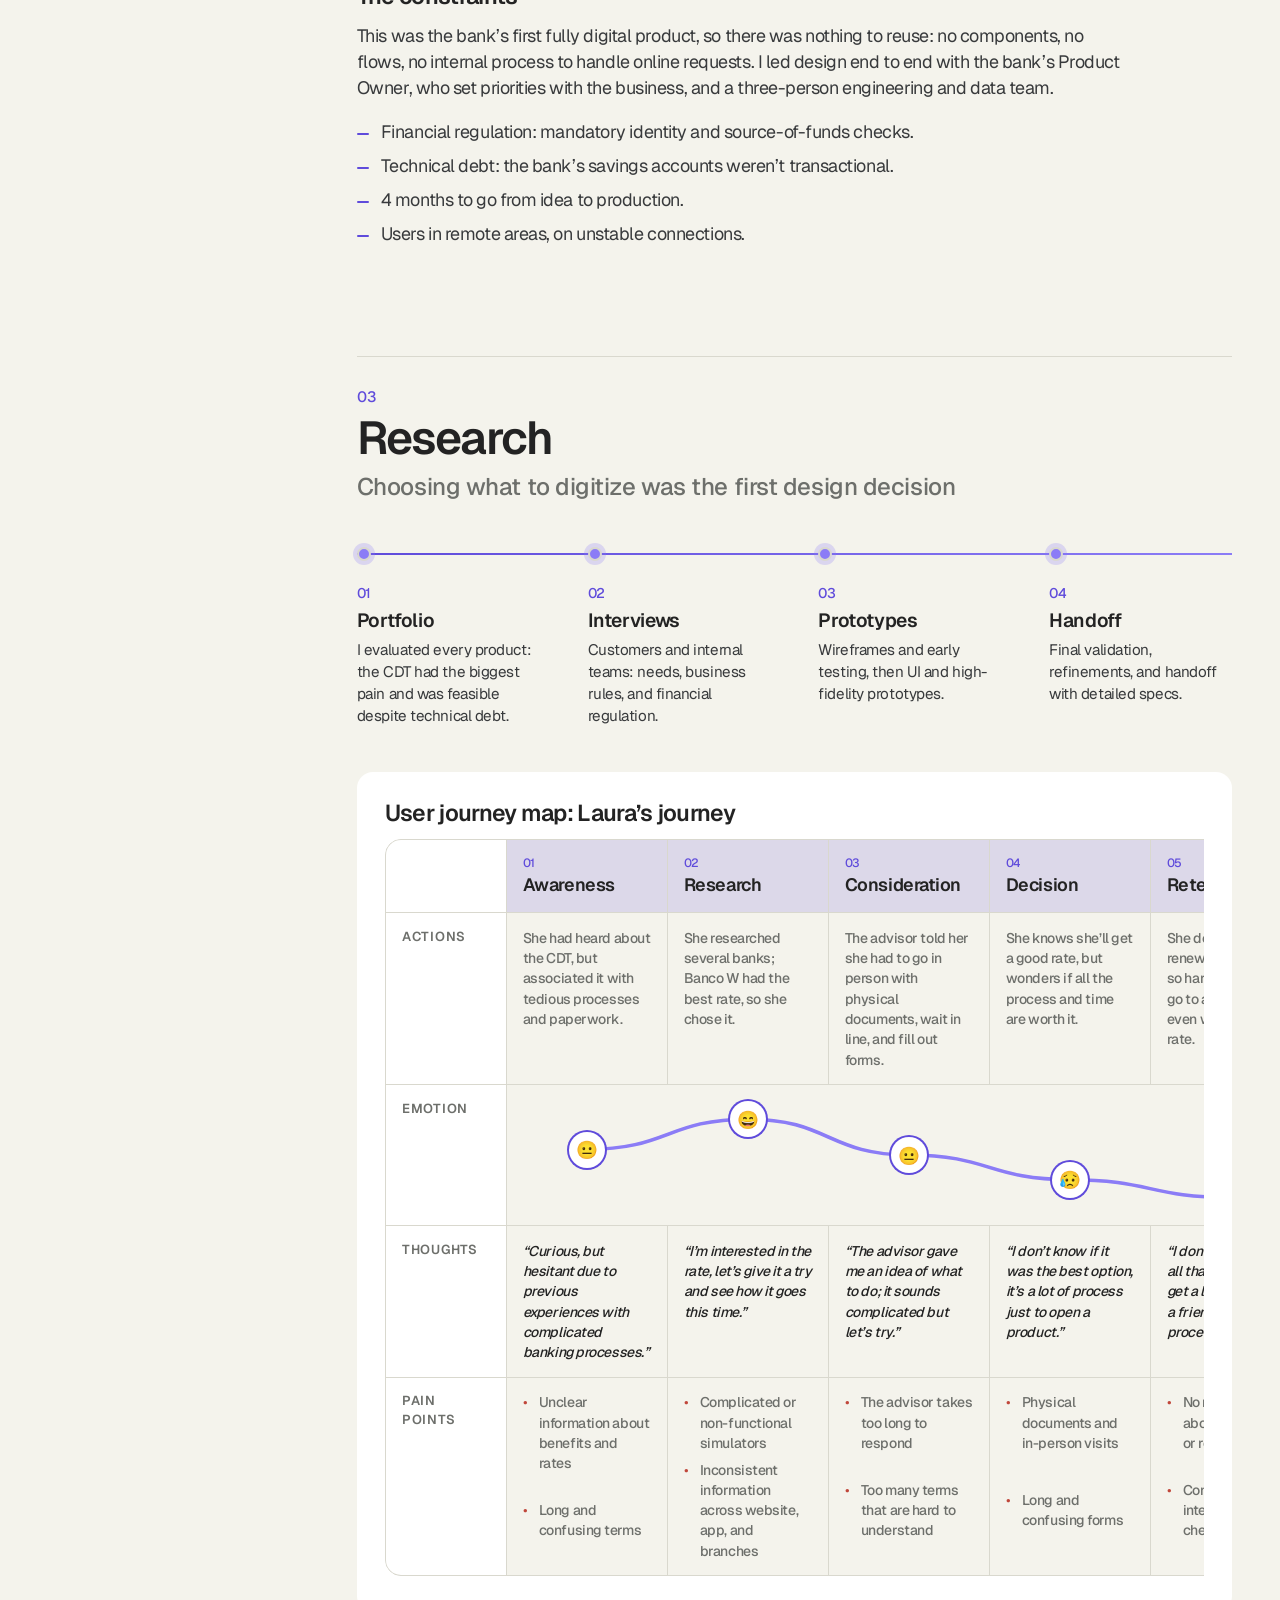
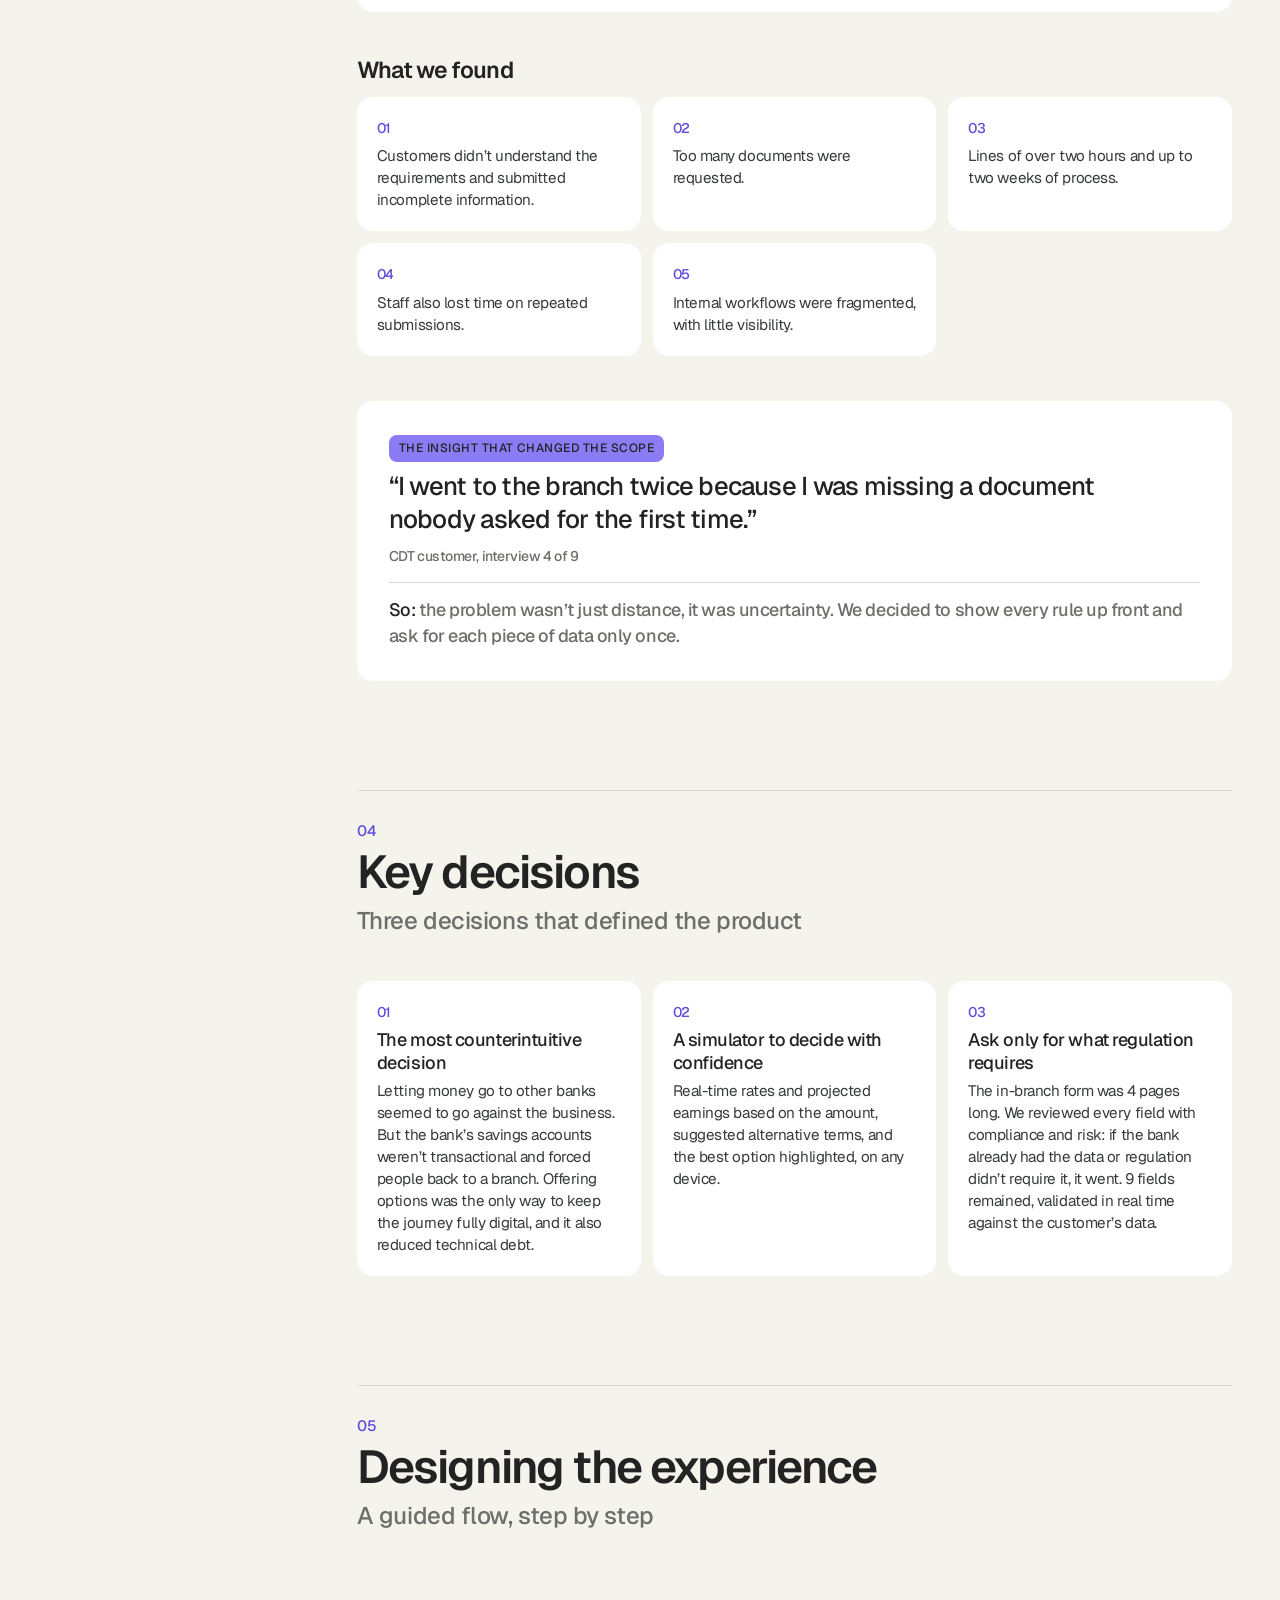
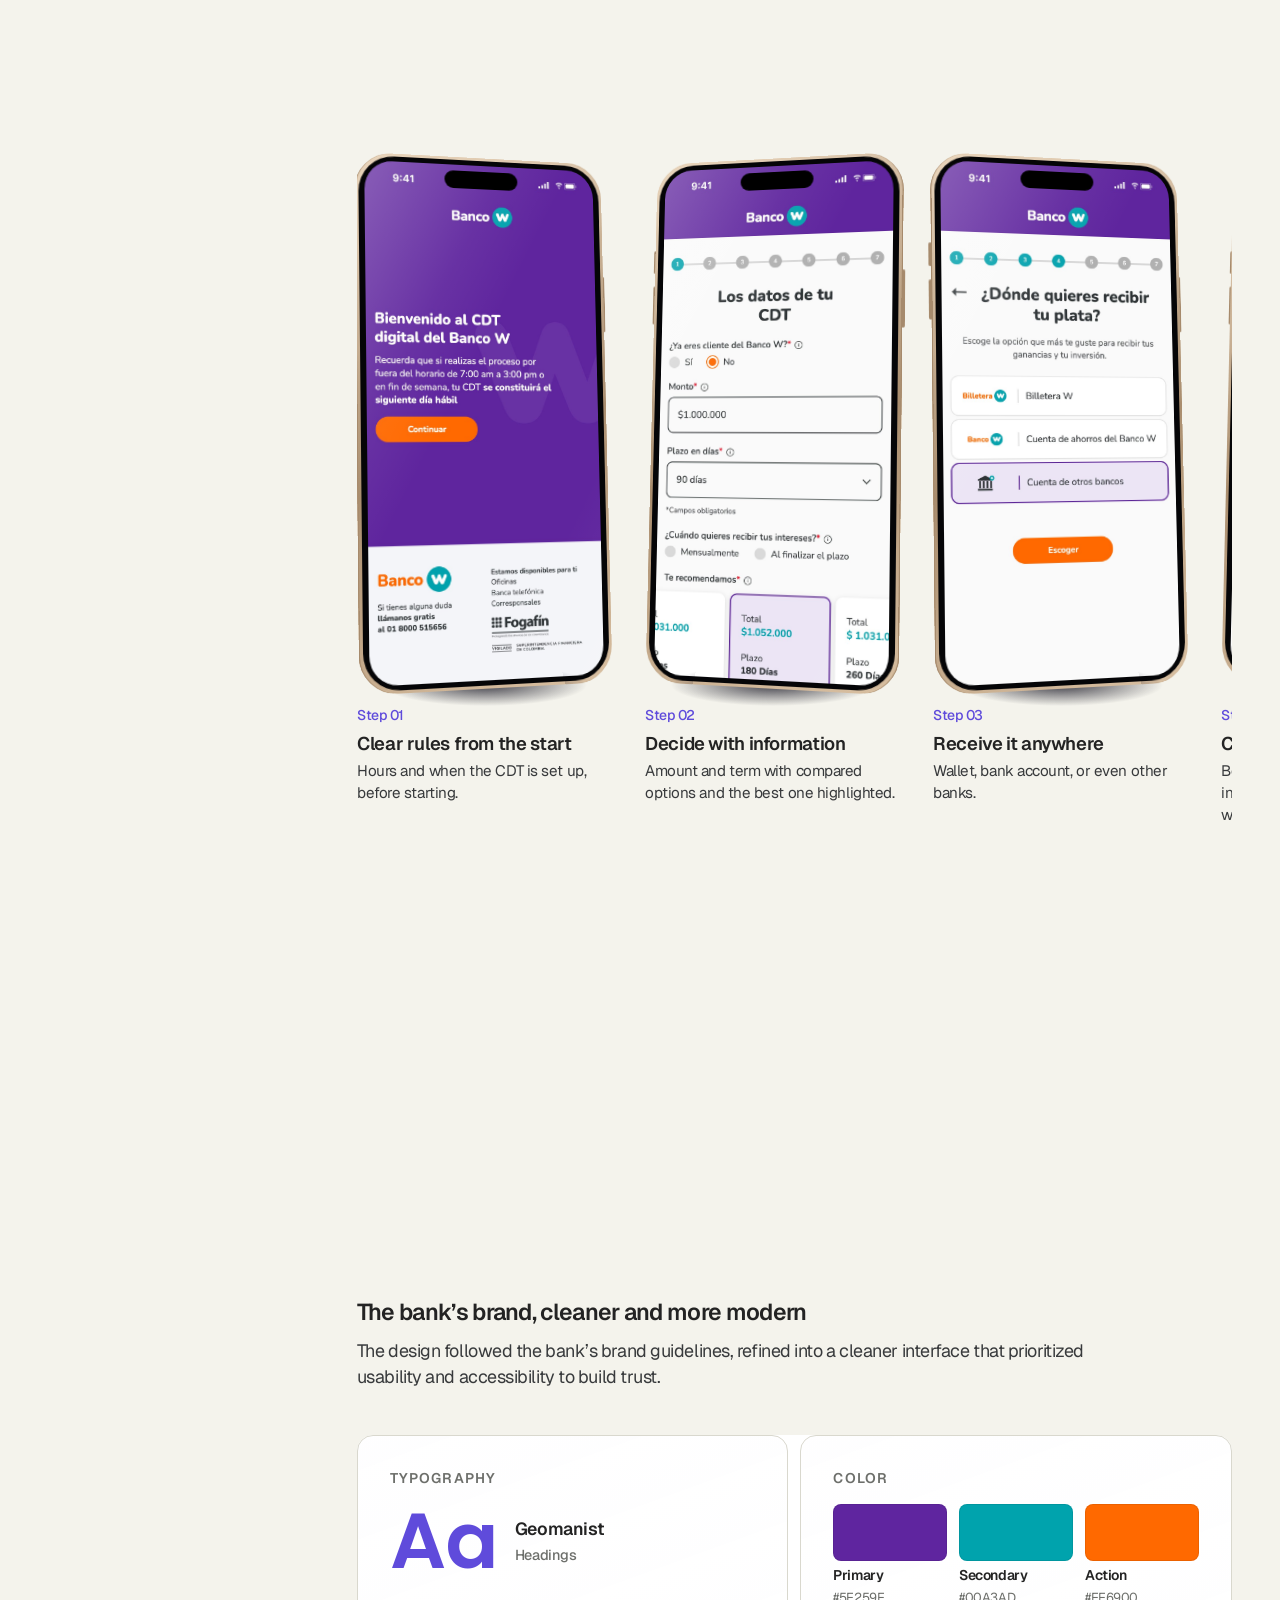
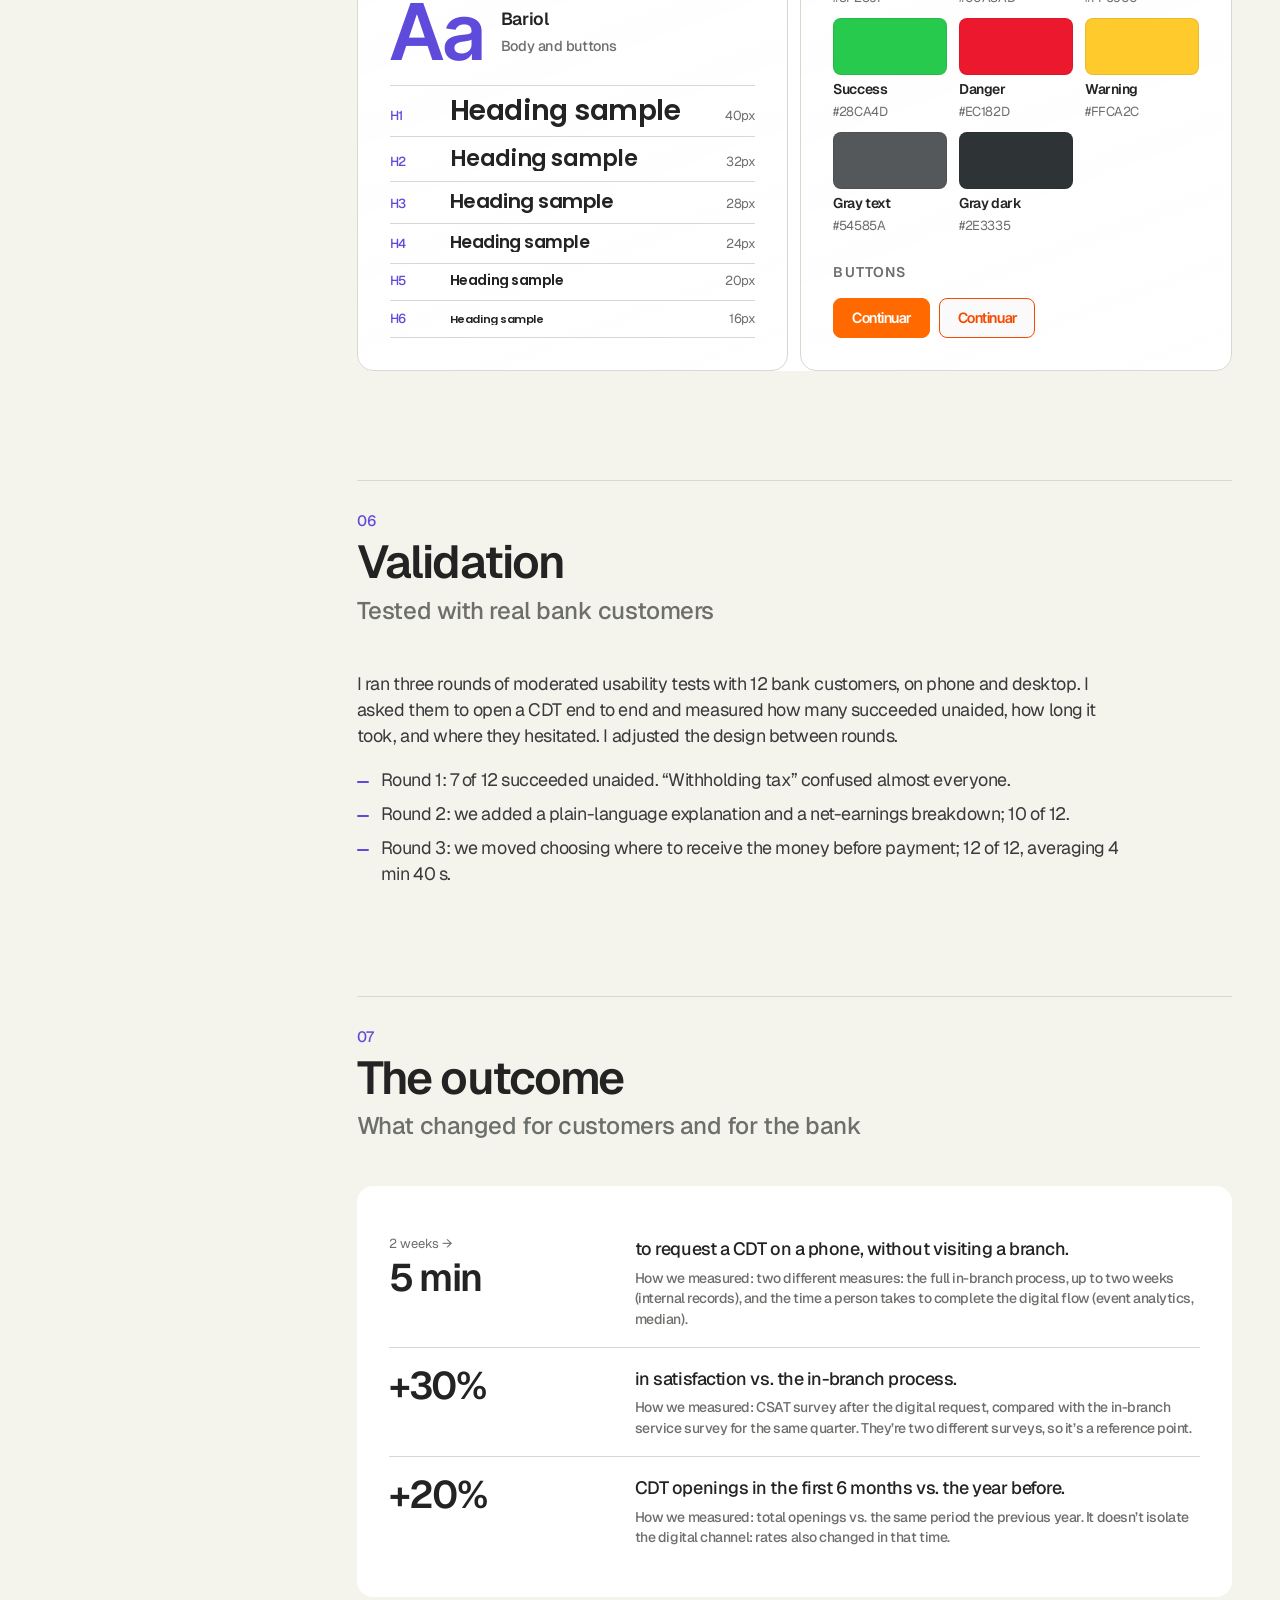
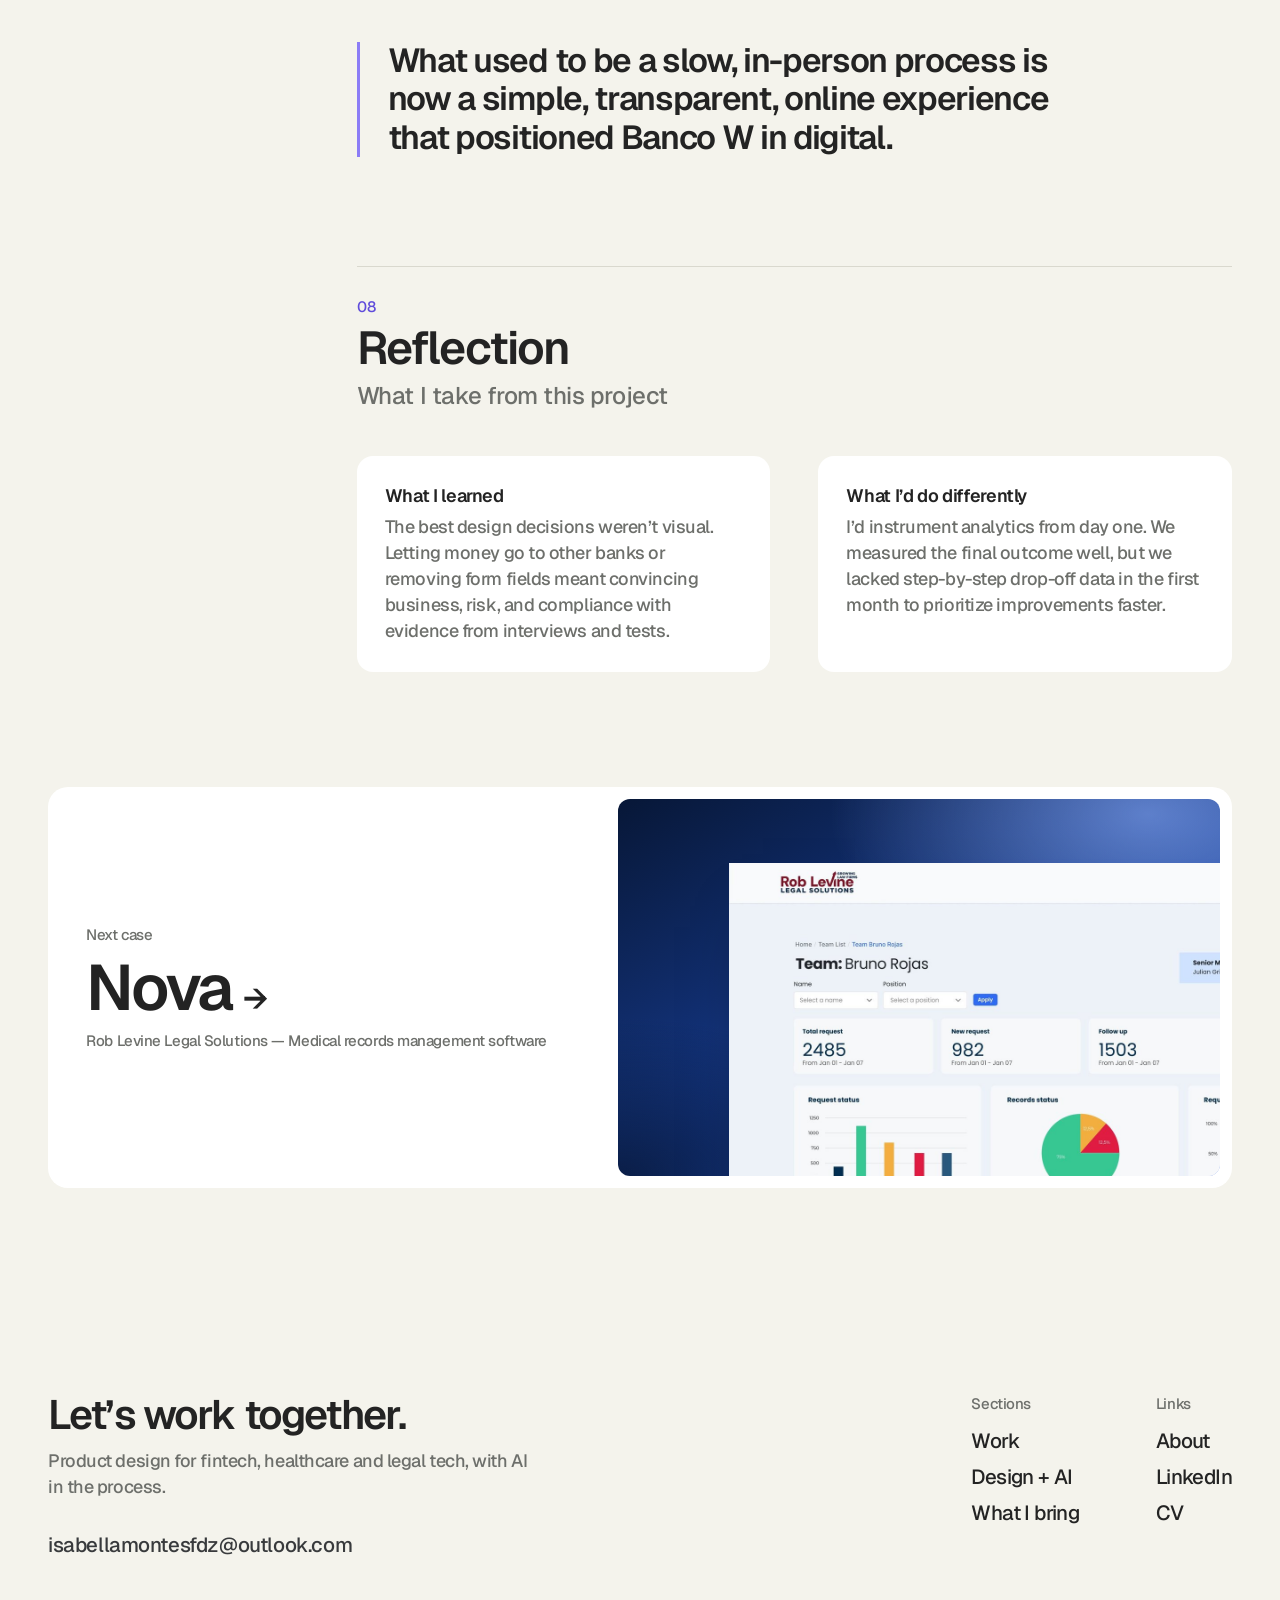
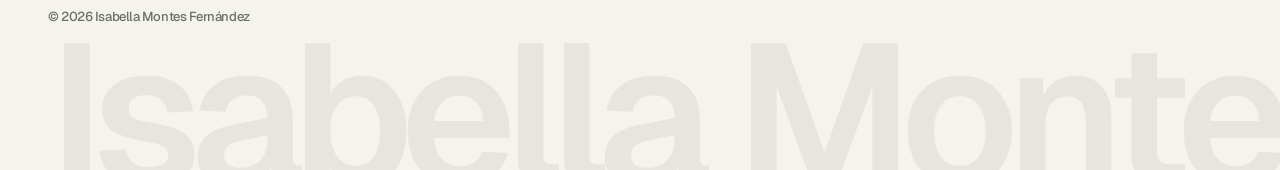
<file: banco-w/index.html>
<!doctype html>
<html lang="es">
<head>
  <meta charset="utf-8">
  <base href="../">
  <meta name="viewport" content="width=device-width, initial-scale=1">
  <title>Digital CDT — Banco W · Isabella Montes</title>
  <meta name="description" content="Lideré el diseño del primer producto 100% digital de Banco W: abrir un CDT desde el celular, sin pisar una oficina.">
  <meta property="og:title" content="Digital CDT — Banco W · Isabella Montes">
  <meta property="og:description" content="Lideré el diseño del primer producto 100% digital de Banco W: abrir un CDT desde el celular, sin pisar una oficina.">
  <meta property="og:type" content="article">
  <meta property="og:site_name" content="Isabella Montes">
  <meta property="og:locale" content="es_CO">
  <meta property="og:locale:alternate" content="en_US">
  <meta property="og:url" content="https://bybelladesign.com/banco-w/">
  <link rel="canonical" href="https://bybelladesign.com/banco-w/">
  <meta property="og:image" content="https://bybelladesign.com/assets/og/banco-w.jpg">
  <meta property="og:image:width" content="1200">
  <meta property="og:image:height" content="630">
  <meta property="og:image:alt" content="Digital CDT — Banco W · Isabella Montes">
  <meta name="twitter:card" content="summary_large_image">
  <meta name="twitter:image" content="https://bybelladesign.com/assets/og/banco-w.jpg">
  <meta name="theme-color" content="#F4F3EC">
  <link rel="icon" href="assets/favicon.svg" type="image/svg+xml">
  <link rel="icon" href="favicon.ico" sizes="48x48">
  <link rel="apple-touch-icon" href="assets/apple-touch-icon.png">
  <link rel="preconnect" href="https://fonts.googleapis.com">
  <link rel="preconnect" href="https://fonts.gstatic.com" crossorigin>
  <link href="https://fonts.googleapis.com/css2?family=Geist:wght@400;500;600&display=swap" rel="stylesheet">
  <!-- Fuentes de los design systems de los casos -->
  <link href="https://fonts.googleapis.com/css2?family=Inter+Tight:wght@400;500;600&family=Poppins:wght@600&display=swap" rel="stylesheet">
  <link rel="stylesheet" href="css/styles.css?v=202611256">
  <!-- Rediseño 2026: los casos con el mismo sistema que la home (crema, Geist, lavanda, tarjetas blancas) -->
  <link rel="stylesheet" href="css/case.css?v=202611256">
  <script>document.documentElement.classList.add("js")</script>
  <script src="data/proyectos.js?v=202611256" defer></script>
  <script src="data/home.js?v=202611256" defer></script>
  <script src="js/i18n.js?v=202611256" defer></script>
  <script src="js/home-v2.js?v=202611256" defer></script>
  <script src="js/render.js?v=202611256" defer></script>
  <script src="js/main.js?v=202611256" defer></script>
</head>
<body data-slug="banco-w">

  <!-- generado por generar-casos.py: no editar, edita proyecto.html -->
  <!-- Plantilla única para todos los casos: el contenido sale de data/proyectos.js
       según la URL, por ejemplo proyecto.html?p=nova -->
  <a href="#main" class="skip" data-i18n="skip">Saltar al contenido</a>
  <div class="progress" role="progressbar" aria-valuemin="0" aria-valuemax="100" aria-valuenow="0" data-i18n-label="case.progress" aria-label="Progreso de lectura"><span></span></div>

  <header class="top header">
    <div class="top__left">
      <a href="./" class="top__logo pill" aria-label="Isabella Montes — inicio">
        <svg class="logo" viewBox="39 48 120 181" width="19" height="28" aria-hidden="true" focusable="false"><path fill-rule="evenodd" d="M41,170a59,59 0 1,0 118,0a59,59 0 1,0 -118,0Z M67,170a33,33 0 1,0 66,0a33,33 0 1,0 -66,0Z"></path><rect x="41" y="95" width="26" height="134"></rect><circle class="logo__dot" cx="54" cy="63" r="15"></circle></svg>
      </a>
      <div class="lang pill" role="group" data-i18n-label="lang.label" aria-label="Cambiar idioma">
        <button type="button" data-lang="es" aria-pressed="true">ES</button>
        <button type="button" data-lang="en" aria-pressed="false">EN</button>
      </div>
    </div>
    <div class="top__bar pill">
      <nav class="top__nav" aria-label="Principal">
        <a href="./#trabajo" aria-current="page" data-i18n="nav.work">Trabajo</a>
        <a href="./#ia" data-i18n="nav2.ai">Diseño + IA</a>
        <a href="./#sobre-mi" data-i18n="nav.about">Sobre mí</a>
        <a href="./#aporte" data-i18n="nav2.svc">Qué aporto</a>
      </nav>
      <a href="./#contacto" class="top__cta" data-i18n="nav2.cta">Escríbeme</a>
    </div>
  </header>

  <main id="main" class="case" data-case="" style="--c: #b18cff;">
    <section class="case-hero">
      <div class="case-hero__inner">
        <a href="./#trabajo" class="case-hero__back link">← Todos los casos</a>
        <p class="case-hero__eyebrow" data-reveal="">Banco W · 2023–2024 · El primer producto digital del banco</p>
        <h1 class="case-hero__name" data-words="">Digital CDT</h1>
        
          <p class="roller" style="--len:20" aria-label="Sin filas. Sin papeleo. Sin ir a la oficina.">
            <span class="roller__track" aria-hidden="true">
              <span class="roller__line">Sin filas.</span><span class="roller__line">Sin papeleo.</span><span class="roller__line">Sin ir a la oficina.</span><span class="roller__line">Sin filas.</span>
            </span>
          </p>
        <p class="case-hero__summary" data-reveal="">Pedir un CDT pasó de hasta dos semanas y dos visitas a la oficina a cinco minutos desde el celular.</p>
        <ul class="b-impact case-impact" aria-label="Impacto">
    <li data-reveal="" style="--d:0ms">
      <strong><small class="metric__from">2 semanas →</small><span>5 min</span></strong>
      <span>para pedir un CDT desde el celular, sin ir a una oficina</span>
    </li>
    <li data-reveal="" style="--d:90ms">
      <strong><small class="metric__from" aria-hidden="true">&nbsp;</small><span data-count="+30%">+30%</span></strong>
      <span>en satisfacción (CSAT) frente al proceso en oficina</span>
    </li>
    <li data-reveal="" style="--d:180ms">
      <strong><small class="metric__from" aria-hidden="true">&nbsp;</small><span data-count="+20%">+20%</span></strong>
      <span>aperturas de CDT en los primeros 6 meses frente al año anterior</span>
    </li></ul>
      </div>
    </section>

    <dl class="case-facts" data-reveal="">
      <div><dt>Producto</dt><dd>CDT digital (web y móvil)</dd></div>
      <div><dt>Industria</dt><dd>Fintech</dd></div>
      <div><dt>Rol</dt><dd>Product Designer (líder de diseño)</dd></div>
      <div><dt>Duración</dt><dd>4 meses</dd></div>
      <div><dt>Equipo</dt><dd>1 Product Owner, 1 full stack, 1 back-end, 1 analista de datos</dd></div>
      <div><dt>Alcance</dt><dd>Service design, investigación, UI, QA</dd></div>
    </dl>

    <p class="case-intro" data-reveal="">Lideré el diseño del primer producto 100% digital de Banco W: abrir un CDT desde el celular, sin pisar una oficina.</p>

    <div class="case-cover" data-reveal=""><div class="card__media comp comp--stack" style="--g1:#22145E;--g2:#5B32D6;--g3:#9C7BFF"><div class="ph ph--1" data-depth="0.6"><img src="assets/proyectos/banco-w/screen-transfer.jpg" alt="" decoding="async" loading="lazy"></div><div class="ph ph--2" data-depth="1.0"><img src="assets/proyectos/banco-w/screen-data.jpg" alt="" decoding="async" loading="lazy"></div><div class="ph ph--3" data-depth="1.4"><img src="assets/proyectos/banco-w/screen-schedule.jpg" alt="" decoding="async" loading="lazy"></div></div></div>

    <div class="case-layout">
      <nav class="toc" aria-label="En este caso">
        <p class="toc__title">En este caso</p>
        <ol><li><a href="#c-1"><span>01</span>El problema</a></li><li><a href="#c-4"><span>02</span>El contexto</a></li><li><a href="#c-7"><span>03</span>Investigación</a></li><li><a href="#c-12"><span>04</span>Decisiones clave</a></li><li><a href="#c-14"><span>05</span>Diseñar la experiencia</a></li><li><a href="#c-18"><span>06</span>Validación</a></li><li><a href="#c-20"><span>07</span>El resultado</a></li><li><a href="#c-23"><span>08</span>Reflexión</a></li></ol>
      </nav>
      <div class="case-body">
      <header class="b-chapter" id="c-1">
        <span class="b-chapter__num" aria-hidden="true">01</span>
        <div>
          <h2 class="b-chapter__title" data-words="">El problema</h2>
          <p class="b-chapter__sub" data-reveal="">Un producto popular, atrapado en una oficina</p>
        </div>
      </header><p class="b-statement" data-words="">Abrir un CDT podía tomar <em>hasta dos semanas</em>, con filas de <em>más de dos horas</em> y al menos dos visitas a la oficina.</p>
      <div class="b-versus">
        
          <section class="b-versus__col b-versus__col--antes" data-reveal="" style="--d:0ms">
            <h3>Antes</h3>
            <ul><li>Ir físicamente a una oficina para empezar y terminar</li><li>Al menos dos visitas por documentos faltantes</li><li>Requisitos confusos e información incompleta</li><li>Hasta dos semanas para tener el producto</li></ul>
          </section>
          <section class="b-versus__col b-versus__col--despues" data-reveal="" style="--d:120ms">
            <h3>Después</h3>
            <ul><li>Todo desde el celular o el computador</li><li>Onboarding corto, guiado paso a paso</li><li>Solo la información realmente necesaria</li><li>El dinero llega a donde la persona elija</li></ul>
          </section>
      </div>
      <header class="b-chapter" id="c-4">
        <span class="b-chapter__num" aria-hidden="true">02</span>
        <div>
          <h2 class="b-chapter__title" data-words="">El contexto</h2>
          <p class="b-chapter__sub" data-reveal="">Un banco sin productos digitales y un equipo pequeño</p>
        </div>
      </header>
      <section class="b-text" data-reveal="">
        
        <div class="b-text__body"><p>Banco W es una entidad colombiana con fuerte presencia en ahorro e inversión, y el CDT es uno de sus productos más usados. Pero el proceso exigía ir a una oficina, mucho papeleo y varios pasos que generaban abandono, sobre todo para quienes viven en zonas remotas.</p></div>
      </section>
      <section class="b-text" data-reveal="">
        <h3 class="b-text__title">Las restricciones</h3>
        <div class="b-text__body"><p>Era el primer producto 100% digital del banco, así que no había nada que reutilizar: ni componentes, ni flujos, ni procesos internos para atender solicitudes en línea. Lideré el diseño de punta a punta con el Product Owner del banco, que definía las prioridades con negocio, y un equipo de tres personas de ingeniería y datos.</p><ul class="b-list"><li>Regulación financiera: verificación de identidad y origen de fondos obligatorios.</li><li>Deuda técnica: las cuentas de ahorro del banco no eran transaccionales.</li><li>4 meses para pasar de la idea a producción.</li><li>Usuarios en zonas remotas, con conexiones inestables.</li></ul></div>
      </section>
      <header class="b-chapter" id="c-7">
        <span class="b-chapter__num" aria-hidden="true">03</span>
        <div>
          <h2 class="b-chapter__title" data-words="">Investigación</h2>
          <p class="b-chapter__sub" data-reveal="">Elegir qué digitalizar fue la primera decisión de diseño</p>
        </div>
      </header>
      <ol class="b-process" data-reveal="" style="--n:4">
        
          <li style="--d:0ms;--k:0">
            <span class="b-process__dot" aria-hidden="true"></span>
            <span class="b-process__num">01</span>
            <h3>Portafolio</h3>
            <p>Evalué todos los productos del banco: el CDT tenía el mayor dolor y era viable pese a la deuda técnica.</p>
          </li>
          <li style="--d:160ms;--k:1">
            <span class="b-process__dot" aria-hidden="true"></span>
            <span class="b-process__num">02</span>
            <h3>Entrevistas</h3>
            <p>Clientes y áreas internas: necesidades, reglas de negocio y regulación financiera.</p>
          </li>
          <li style="--d:320ms;--k:2">
            <span class="b-process__dot" aria-hidden="true"></span>
            <span class="b-process__num">03</span>
            <h3>Prototipos</h3>
            <p>Wireframes y pruebas tempranas, luego UI y prototipos de alta fidelidad.</p>
          </li>
          <li style="--d:480ms;--k:3">
            <span class="b-process__dot" aria-hidden="true"></span>
            <span class="b-process__num">04</span>
            <h3>Handoff</h3>
            <p>Validación final, ajustes y entrega a desarrollo con especificaciones detalladas.</p>
          </li>
      </ol>
        <section class="b-journey" data-reveal="">
          <h3 class="b-text__title">User journey map: el viaje de Laura</h3>
          <div class="b-journey__scroll" tabindex="0" role="region" aria-label="User journey map: el viaje de Laura">
            <div class="b-journey__grid" style="--n:5">
              <div class="b-journey__label"></div><div class="b-journey__phase"><span>01</span>Descubrimiento</div><div class="b-journey__phase"><span>02</span>Investigación</div><div class="b-journey__phase"><span>03</span>Consideración</div><div class="b-journey__phase"><span>04</span>Decisión</div><div class="b-journey__phase"><span>05</span>Retención</div>
              <div class="b-journey__label">Acciones</div><p class="b-journey__cell">Había oído del CDT, pero lo asociaba con trámites tediosos y papeleo.</p><p class="b-journey__cell">Comparó varios bancos y Banco W tenía la mejor tasa, así que lo eligió.</p><p class="b-journey__cell">El asesor le dijo que debía ir en persona con documentos físicos, hacer fila y llenar formularios.</p><p class="b-journey__cell">Sabe que tendrá buena tasa, pero se pregunta si tanto proceso y tiempo valen la pena.</p><p class="b-journey__cell">No quiere renovar porque es muy difícil; prefiere otro banco aunque la tasa sea menor.</p>
              <div class="b-journey__label">Emoción</div>
                <div class="b-journey__curve" style="grid-column: span 5">
                  <svg viewBox="0 0 500 100" preserveAspectRatio="none" aria-hidden="true">
                    <path d="M50 46 C100 46 100 24.400000000000006 150 24.400000000000006 C200 24.400000000000006 200 50 250 50 C300 50 300 67.6 350 67.6 C400 67.6 400 80.4 450 80.4" pathLength="1"></path>
                  </svg>
                  <span class="b-journey__dot" style="left:10%;top:46%" title="Descubrimiento">😐</span><span class="b-journey__dot" style="left:30%;top:24.400000000000006%" title="Investigación">😄</span><span class="b-journey__dot" style="left:50%;top:50%" title="Consideración">😐</span><span class="b-journey__dot" style="left:70%;top:67.6%" title="Decisión">😥</span><span class="b-journey__dot" style="left:90%;top:80.4%" title="Retención">😥</span>
                </div>
              <div class="b-journey__label">Pensamientos</div><p class="b-journey__cell b-journey__thought">“Me da curiosidad, pero dudo por experiencias complicadas con bancos.”</p><p class="b-journey__cell b-journey__thought">“Me interesa la tasa, intentémoslo a ver cómo va esta vez.”</p><p class="b-journey__cell b-journey__thought">“Ya tengo una idea de lo que debo hacer; suena complicado, pero intentémoslo.”</p><p class="b-journey__cell b-journey__thought">“No sé si fue la mejor opción, es demasiado proceso para abrir un producto.”</p><p class="b-journey__cell b-journey__thought">“No tengo tiempo para todo eso; prefiero menos tasa y un proceso más amigable.”</p>
              <div class="b-journey__label">Puntos de dolor</div><ul class="b-journey__cell b-journey__pains"><li>Información poco clara sobre beneficios y tasas</li><li>Términos largos y confusos</li></ul><ul class="b-journey__cell b-journey__pains"><li>Simuladores complicados o que no funcionan</li><li>Información inconsistente entre web, app y oficinas</li></ul><ul class="b-journey__cell b-journey__pains"><li>El asesor tarda en responder</li><li>Demasiados términos difíciles de entender</li></ul><ul class="b-journey__cell b-journey__pains"><li>Documentos físicos y visitas presenciales</li><li>Formularios largos y confusos</li></ul><ul class="b-journey__cell b-journey__pains"><li>Sin recordatorios de vencimiento o renovación</li><li>Interfaz confusa para consultar el historial</li></ul>
            </div>
          </div>
        </section>
      <section class="b-cards-wrap">
        <h3 class="b-text__title" data-reveal="">Lo que encontramos</h3>
        <ul class="b-cards" style="--n:3">
          
            <li class="b-card" data-reveal="" style="--d:0ms">
              <span class="b-card__num">01</span>
              
              <p>Los clientes no entendían los requisitos y entregaban información incompleta.</p>
            </li>
            <li class="b-card" data-reveal="" style="--d:80ms">
              <span class="b-card__num">02</span>
              
              <p>Se pedían demasiados documentos.</p>
            </li>
            <li class="b-card" data-reveal="" style="--d:160ms">
              <span class="b-card__num">03</span>
              
              <p>Filas de más de dos horas y hasta dos semanas de proceso.</p>
            </li>
            <li class="b-card" data-reveal="" style="--d:0ms">
              <span class="b-card__num">04</span>
              
              <p>El personal también perdía tiempo con solicitudes repetidas.</p>
            </li>
            <li class="b-card" data-reveal="" style="--d:80ms">
              <span class="b-card__num">05</span>
              
              <p>Los flujos internos estaban fragmentados y con poca visibilidad.</p>
            </li>
        </ul>
      </section>
      <figure class="b-insight" data-reveal="">
        <p class="b-insight__tag">El hallazgo que cambió el alcance</p>
        <blockquote class="b-insight__quote">“Fui dos veces a la oficina porque me faltaba un papel que nadie me pidió la primera vez.”</blockquote>
        <figcaption class="b-insight__source">Clienta de CDT, entrevista 4 de 9</figcaption>
        <p class="b-insight__so"><span>Por eso:</span> el problema no era solo la distancia, era la incertidumbre. Decidimos mostrar todas las reglas antes de empezar y pedir cada dato una sola vez.</p>
      </figure>
      <header class="b-chapter" id="c-12">
        <span class="b-chapter__num" aria-hidden="true">04</span>
        <div>
          <h2 class="b-chapter__title" data-words="">Decisiones clave</h2>
          <p class="b-chapter__sub" data-reveal="">Tres decisiones que definieron el producto</p>
        </div>
      </header>
      <section class="b-cards-wrap">
        
        <ul class="b-cards" style="--n:3">
          
            <li class="b-card" data-reveal="" style="--d:0ms">
              <span class="b-card__num">01</span>
              <h4>La decisión más contraintuitiva</h4>
              <p>Dejar que el dinero saliera hacia otros bancos parecía ir contra el negocio. Pero las cuentas de ahorro del banco no eran transaccionales y obligaban a volver a la oficina. Dar opciones fue lo único que mantenía la experiencia 100% digital, y además redujo deuda técnica.</p>
            </li>
            <li class="b-card" data-reveal="" style="--d:80ms">
              <span class="b-card__num">02</span>
              <h4>Un simulador para decidir con confianza</h4>
              <p>Tasas y ganancias proyectadas en tiempo real según el monto, plazos alternativos sugeridos y la mejor opción resaltada, desde cualquier dispositivo.</p>
            </li>
            <li class="b-card" data-reveal="" style="--d:160ms">
              <span class="b-card__num">03</span>
              <h4>Pedir solo lo que la regulación exige</h4>
              <p>El formulario en oficina tenía 4 páginas. Revisamos cada campo con cumplimiento y riesgo: si el banco ya tenía el dato o la norma no lo exigía, salía. Quedaron 9 campos, validados en tiempo real contra la información del cliente.</p>
            </li>
        </ul>
      </section>
      <header class="b-chapter" id="c-14">
        <span class="b-chapter__num" aria-hidden="true">05</span>
        <div>
          <h2 class="b-chapter__title" data-words="">Diseñar la experiencia</h2>
          <p class="b-chapter__sub" data-reveal="">Un flujo guiado, paso a paso</p>
        </div>
      </header>
      <section class="b-flow" style="--n:4" aria-label="Recorrido">
        <div class="b-flow__sticky">
          <p class="b-flow__hint" aria-hidden="true">Desliza para ver el recorrido →</p>
          <ol class="b-flow__track" tabindex="0">
            
              <li class="b-flow__step">
                <div class="b-flow__phone"><div class="device dv dv--phone dv-desert">
        <i class="dv__edge" style="--k:1"></i><i class="dv__edge" style="--k:2"></i><i class="dv__edge" style="--k:3"></i><i class="dv__edge" style="--k:4"></i><i class="dv__edge" style="--k:5"></i><i class="dv__edge" style="--k:6"></i><i class="dv__back"></i><div class="dv__face"><div class="device__screen"><img src="assets/proyectos/banco-w/screen-schedule.jpg" alt="Bienvenida al CDT digital" decoding="async"></div><span class="dv__island"></span></div>
        <i class="dv__btn dv__btn--1"></i><i class="dv__btn dv__btn--2"></i><i class="dv__btn dv__btn--3"></i>
      </div></div>
                <div class="b-flow__text">
                  <span class="b-flow__num">Paso 01</span>
                  <h3>Reglas claras desde el inicio</h3>
                  <p>Horarios y cuándo se constituye el CDT, antes de empezar.</p>
                </div>
              </li>
              <li class="b-flow__step">
                <div class="b-flow__phone"><div class="device dv dv--phone dv-desert">
        <i class="dv__edge" style="--k:1"></i><i class="dv__edge" style="--k:2"></i><i class="dv__edge" style="--k:3"></i><i class="dv__edge" style="--k:4"></i><i class="dv__edge" style="--k:5"></i><i class="dv__edge" style="--k:6"></i><i class="dv__back"></i><div class="dv__face"><div class="device__screen"><img src="assets/proyectos/banco-w/screen-data.jpg" alt="Datos del CDT con opciones recomendadas" decoding="async"></div><span class="dv__island"></span></div>
        <i class="dv__btn dv__btn--1"></i><i class="dv__btn dv__btn--2"></i><i class="dv__btn dv__btn--3"></i>
      </div></div>
                <div class="b-flow__text">
                  <span class="b-flow__num">Paso 02</span>
                  <h3>Decidir con información</h3>
                  <p>Monto y plazo con opciones comparadas y la más conveniente resaltada.</p>
                </div>
              </li>
              <li class="b-flow__step">
                <div class="b-flow__phone"><div class="device dv dv--phone dv-desert">
        <i class="dv__edge" style="--k:1"></i><i class="dv__edge" style="--k:2"></i><i class="dv__edge" style="--k:3"></i><i class="dv__edge" style="--k:4"></i><i class="dv__edge" style="--k:5"></i><i class="dv__edge" style="--k:6"></i><i class="dv__back"></i><div class="dv__face"><div class="device__screen"><img src="assets/proyectos/banco-w/screen-transfer.jpg" alt="Elegir dónde recibir el dinero" decoding="async"></div><span class="dv__island"></span></div>
        <i class="dv__btn dv__btn--1"></i><i class="dv__btn dv__btn--2"></i><i class="dv__btn dv__btn--3"></i>
      </div></div>
                <div class="b-flow__text">
                  <span class="b-flow__num">Paso 03</span>
                  <h3>Recibir donde quieras</h3>
                  <p>Billetera, cuenta del banco o incluso otros bancos.</p>
                </div>
              </li>
              <li class="b-flow__step">
                <div class="b-flow__phone"><div class="device dv dv--phone dv-desert">
        <i class="dv__edge" style="--k:1"></i><i class="dv__edge" style="--k:2"></i><i class="dv__edge" style="--k:3"></i><i class="dv__edge" style="--k:4"></i><i class="dv__edge" style="--k:5"></i><i class="dv__edge" style="--k:6"></i><i class="dv__back"></i><div class="dv__face"><div class="device__screen"><img src="assets/proyectos/banco-w/screen-confirm.jpg" alt="Confirmación de los datos del CDT" decoding="async"></div><span class="dv__island"></span></div>
        <i class="dv__btn dv__btn--1"></i><i class="dv__btn dv__btn--2"></i><i class="dv__btn dv__btn--3"></i>
      </div></div>
                <div class="b-flow__text">
                  <span class="b-flow__num">Paso 04</span>
                  <h3>Confirmar sin sorpresas</h3>
                  <p>Antes de pagar, un resumen claro con la inversión, la ganancia neta y la retención.</p>
                </div>
              </li>
          </ol>
        </div>
      </section>
      <section class="b-text" data-reveal="">
        <h3 class="b-text__title">La marca del banco, más limpia y moderna</h3>
        <div class="b-text__body"><p>El diseño siguió los lineamientos de marca del banco, refinados en una interfaz más limpia que priorizó la usabilidad y la accesibilidad para transmitir confianza.</p></div>
      </section>
      <div class="b-ds" data-reveal="">
        <section class="b-ds__col">
          <h4 class="b-ds__label">Tipografía</h4>
          
            <div class="b-ds__font">
              <span class="b-ds__aa" style="font-family:Geomanist, Poppins, sans-serif" aria-hidden="true">Aa</span>
              <div><strong>Geomanist</strong><span>Títulos</span></div>
            </div>
            <div class="b-ds__font">
              <span class="b-ds__aa" style="font-family:Bariol, 'Inter Tight', sans-serif" aria-hidden="true">Aa</span>
              <div><strong>Bariol</strong><span>Texto y botones</span></div>
            </div>
          
            <ul class="b-ds__scale" style="font-family:Geomanist, Poppins, sans-serif">
              
                <li>
                  <span class="b-ds__tag">H1</span>
                  <span class="b-ds__sample" style="font-size:28px">Título de ejemplo</span>
                  <span class="b-ds__px">40px</span>
                </li>
                <li>
                  <span class="b-ds__tag">H2</span>
                  <span class="b-ds__sample" style="font-size:22px">Título de ejemplo</span>
                  <span class="b-ds__px">32px</span>
                </li>
                <li>
                  <span class="b-ds__tag">H3</span>
                  <span class="b-ds__sample" style="font-size:20px">Título de ejemplo</span>
                  <span class="b-ds__px">28px</span>
                </li>
                <li>
                  <span class="b-ds__tag">H4</span>
                  <span class="b-ds__sample" style="font-size:17px">Título de ejemplo</span>
                  <span class="b-ds__px">24px</span>
                </li>
                <li>
                  <span class="b-ds__tag">H5</span>
                  <span class="b-ds__sample" style="font-size:14px">Título de ejemplo</span>
                  <span class="b-ds__px">20px</span>
                </li>
                <li>
                  <span class="b-ds__tag">H6</span>
                  <span class="b-ds__sample" style="font-size:11px">Título de ejemplo</span>
                  <span class="b-ds__px">16px</span>
                </li>
            </ul>
        </section>
        <section class="b-ds__col">
          <h4 class="b-ds__label">Color</h4>
          <ul class="b-ds__swatches">
            
              <li><span class="b-ds__chip" style="background:#5F259F"></span><strong>Primary</strong><code>#5F259F</code></li>
              <li><span class="b-ds__chip" style="background:#00A3AD"></span><strong>Secondary</strong><code>#00A3AD</code></li>
              <li><span class="b-ds__chip" style="background:#FF6900"></span><strong>Action</strong><code>#FF6900</code></li>
              <li><span class="b-ds__chip" style="background:#28CA4D"></span><strong>Success</strong><code>#28CA4D</code></li>
              <li><span class="b-ds__chip" style="background:#EC182D"></span><strong>Danger</strong><code>#EC182D</code></li>
              <li><span class="b-ds__chip" style="background:#FFCA2C"></span><strong>Warning</strong><code>#FFCA2C</code></li>
              <li><span class="b-ds__chip" style="background:#54585A"></span><strong>Gray text</strong><code>#54585A</code></li>
              <li><span class="b-ds__chip" style="background:#2E3335"></span><strong>Gray dark</strong><code>#2E3335</code></li>
          </ul>
          
          
            <h4 class="b-ds__label">Botones</h4>
            <div class="b-ds__buttons" style="font-family:Bariol, 'Inter Tight', sans-serif">
              <span class="b-ds__btn" style="background:#FF6900;color:#FFFFFF;border-color:#FF6900">Continuar</span><span class="b-ds__btn" style="background:#FAFAFA;color:#F54A00;border-color:#F54A00">Continuar</span>
            </div>
        </section>
      </div>
      <header class="b-chapter" id="c-18">
        <span class="b-chapter__num" aria-hidden="true">06</span>
        <div>
          <h2 class="b-chapter__title" data-words="">Validación</h2>
          <p class="b-chapter__sub" data-reveal="">Probado con clientes reales del banco</p>
        </div>
      </header>
      <section class="b-text" data-reveal="">
        
        <div class="b-text__body"><p>Hice tres rondas de pruebas de usabilidad moderadas con 12 clientes del banco, en celular y computador. Les pedí abrir un CDT de punta a punta y medí cuántos lo lograban sin ayuda, cuánto tardaban y dónde dudaban. Entre cada ronda ajusté el diseño.</p><ul class="b-list"><li>Ronda 1: 7 de 12 lo lograron sin ayuda. La “retención en la fuente” confundía a casi todos.</li><li>Ronda 2: agregamos una explicación en lenguaje simple y el desglose de la ganancia neta; 10 de 12.</li><li>Ronda 3: movimos la elección de dónde recibir el dinero antes del pago; 12 de 12, en un promedio de 4 min 40 s.</li></ul></div>
      </section>
      <header class="b-chapter" id="c-20">
        <span class="b-chapter__num" aria-hidden="true">07</span>
        <div>
          <h2 class="b-chapter__title" data-words="">El resultado</h2>
          <p class="b-chapter__sub" data-reveal="">Lo que cambió para los clientes y para el banco</p>
        </div>
      </header>
      <section class="b-outcome" data-reveal="">
        
        <ul class="b-outcome__list">
          
            <li>
              <strong><small class="metric__from">2 semanas →</small>5 min</strong>
              <div><p>para pedir un CDT desde el celular, sin ir a una oficina.</p><p class="b-outcome__how"><span>Cómo se midió:</span> son dos medidas distintas: el trámite completo en oficina, de hasta dos semanas (registro interno), y el tiempo que la persona tarda en completar el flujo digital (analítica de eventos, mediana).</p></div>
            </li>
            <li>
              <strong>+30%</strong>
              <div><p>en satisfacción frente al proceso en oficina.</p><p class="b-outcome__how"><span>Cómo se midió:</span> encuesta CSAT al terminar la solicitud digital, comparada con la encuesta de servicio en oficina del mismo trimestre. Son dos encuestas distintas, así que es una comparación de referencia.</p></div>
            </li>
            <li>
              <strong>+20%</strong>
              <div><p>aperturas de CDT en los primeros 6 meses frente al año anterior.</p><p class="b-outcome__how"><span>Cómo se midió:</span> aperturas totales frente al mismo periodo del año anterior. No aísla el canal digital: las tasas también cambiaron en ese tiempo.</p></div>
            </li>
        </ul>
      </section><blockquote class="b-quote"><p data-words="">Lo que antes era un trámite lento y presencial hoy es una experiencia simple, transparente y en línea, que posicionó a Banco W en lo digital.</p></blockquote>
      <header class="b-chapter" id="c-23">
        <span class="b-chapter__num" aria-hidden="true">08</span>
        <div>
          <h2 class="b-chapter__title" data-words="">Reflexión</h2>
          <p class="b-chapter__sub" data-reveal="">Lo que me llevo de este proyecto</p>
        </div>
      </header>
      <section class="b-reflection" data-reveal="">
        
        <div class="b-reflection__cols">
          <div><h4>Lo que aprendí</h4><p>Las mejores decisiones de diseño no fueron visuales. Dejar salir el dinero hacia otros bancos o quitar campos del formulario exigió convencer a negocio, riesgo y cumplimiento con evidencia de las entrevistas y las pruebas.</p></div>
          <div><h4>Lo que haría distinto</h4><p>Instrumentaría la analítica desde el primer día. Medimos bien el resultado final, pero nos faltaron datos de abandono por paso durante el primer mes para priorizar mejoras más rápido.</p></div>
        </div>
      </section></div>
    </div>

    <a href="nova/" class="next next--cover" style="--c:#6f9bff">
      <span class="next__text">
        <span class="next__label">Siguiente caso</span>
        <span class="next__title">Nova <span class="arrow" aria-hidden="true">→</span></span>
        <span class="next__tags">Rob Levine Legal Solutions — Software de gestión de historias clínicas</span>
      </span>
      <div class="next__cover"><div class="card__media comp comp--web" style="--g1:#071737;--g2:#2459D6;--g3:#8FB2FF"><div class="scr scr--main" data-depth="1"><img src="assets/proyectos/nova/screen-dashboard.jpg" alt="" decoding="async" loading="lazy"></div></div></div>
    </a></main>


  <footer class="foot2">
    <div class="foot2__in">
      <div class="foot2__main">
        <h2 class="foot2__title" data-i18n="ft.title">Trabajemos juntos.</h2>
        <p class="foot2__text" data-i18n="ft.text">Product design para fintech, salud y legal tech, con IA en el proceso.</p>
        <a class="foot2__mail" href="mailto:isabellamontesfdz@outlook.com">isabellamontesfdz@outlook.com</a>
      </div>
      <nav class="foot2__col" aria-labelledby="ft-main">
        <p id="ft-main" data-i18n="ft.main">Secciones</p>
        <a href="./#trabajo" data-i18n="nav.work">Trabajo</a>
        <a href="./#ia" data-i18n="nav2.ai">Diseño + IA</a>
        <a href="./#aporte" data-i18n="nav2.svc">Qué aporto</a>
      </nav>
      <nav class="foot2__col" aria-labelledby="ft-links">
        <p id="ft-links" data-i18n="ft.links">Enlaces</p>
        <a href="./#sobre-mi" data-i18n="nav.about">Sobre mí</a>
        <a href="https://www.linkedin.com/in/isabellamontesux-uidesigner/" target="_blank" rel="noopener">LinkedIn</a>
        <a href="assets/cv-isabella-montes.pdf" data-i18n-href="cv.href" target="_blank" rel="noopener" data-i18n="nav2.cv">CV</a>
      </nav>
      <p class="foot2__legal">© <span class="year">2026</span> Isabella Montes Fernández</p>
    </div>
    <p class="foot2__big" aria-hidden="true">Isabella Montes</p>
  </footer>
</body>
</html>
</file>
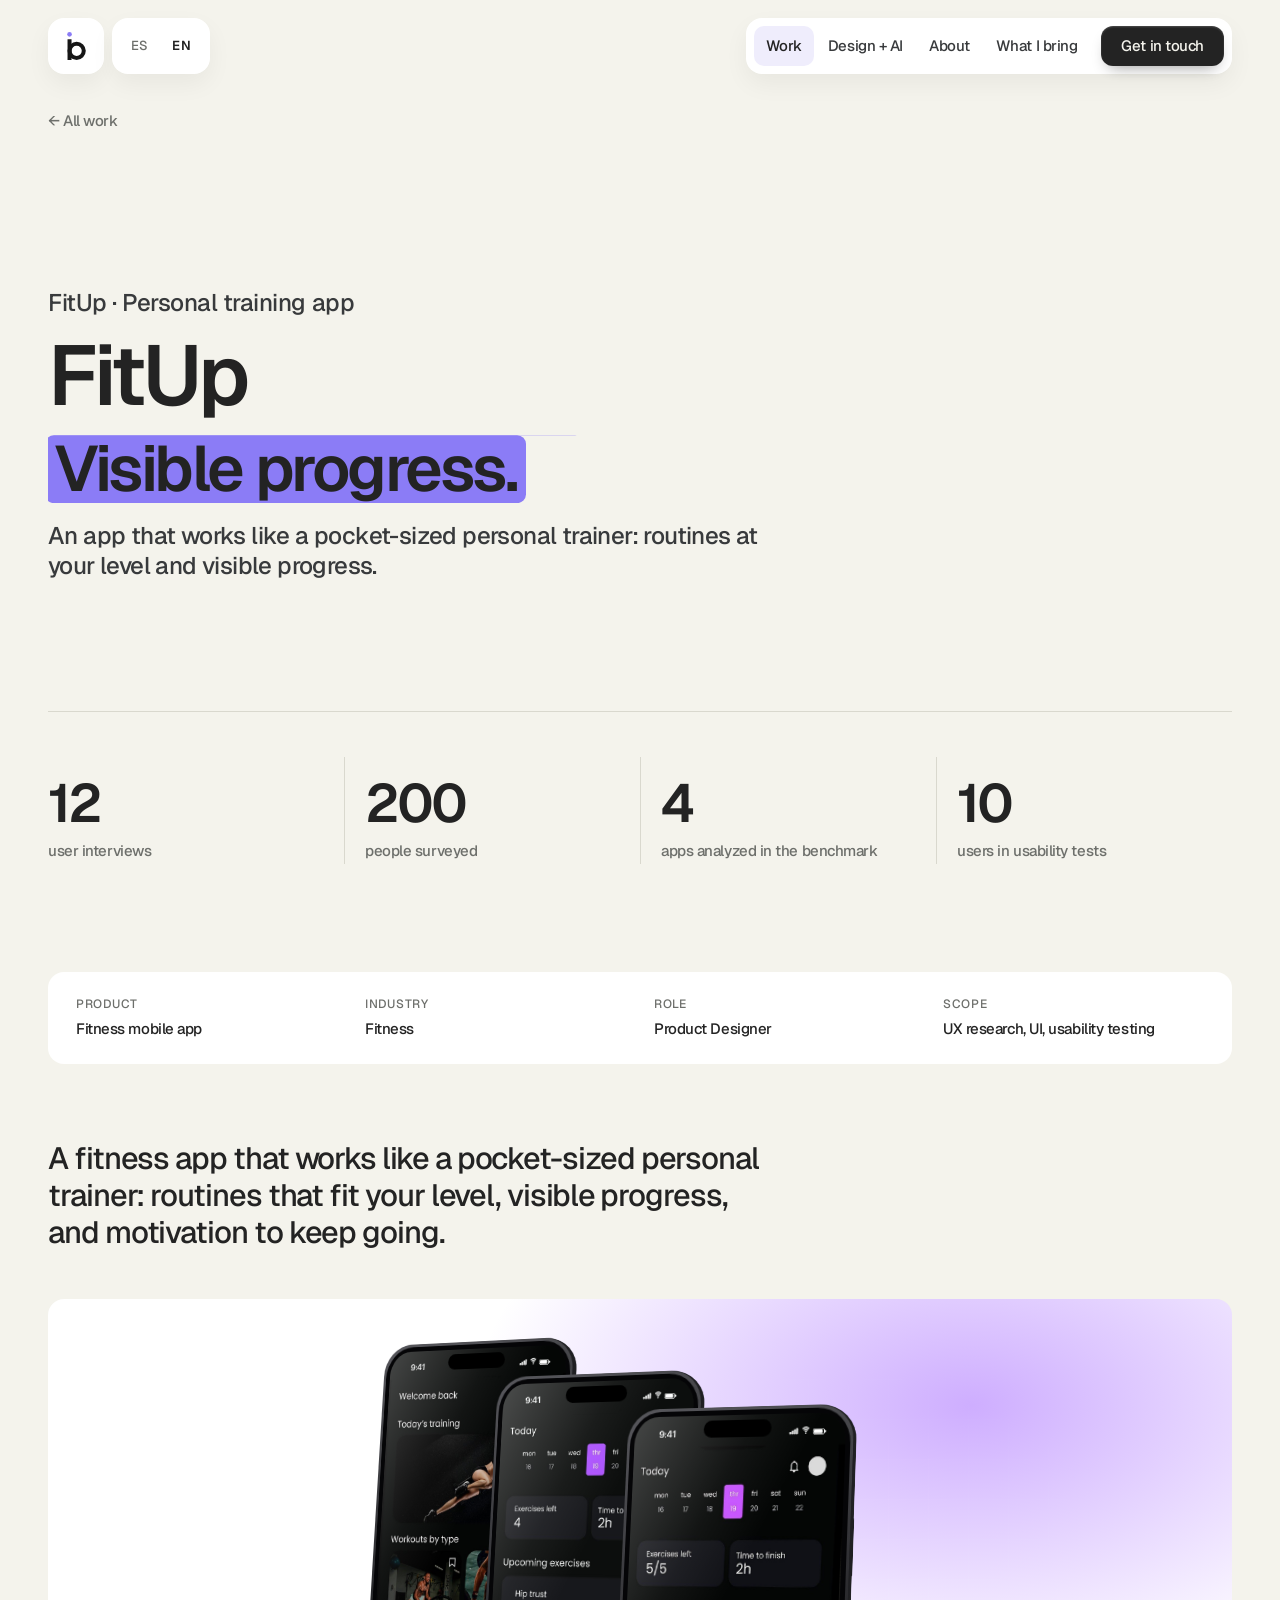
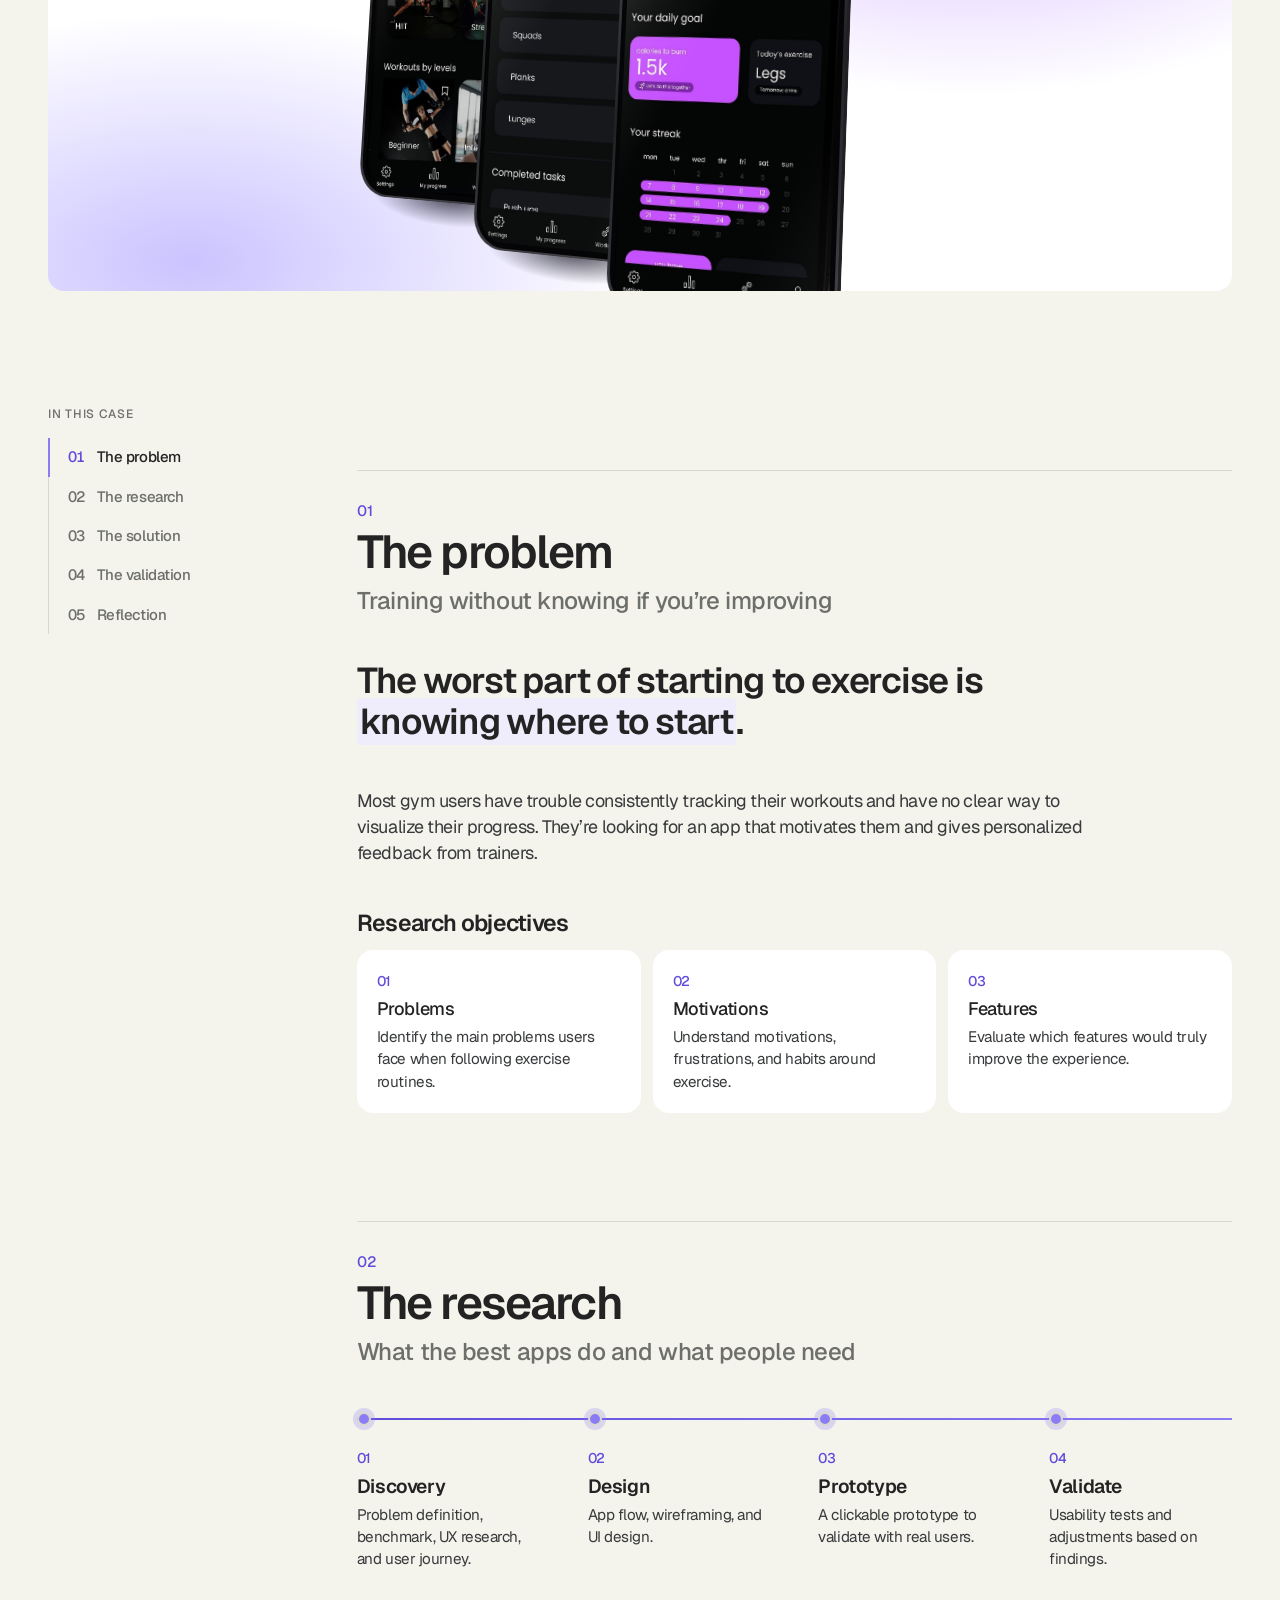
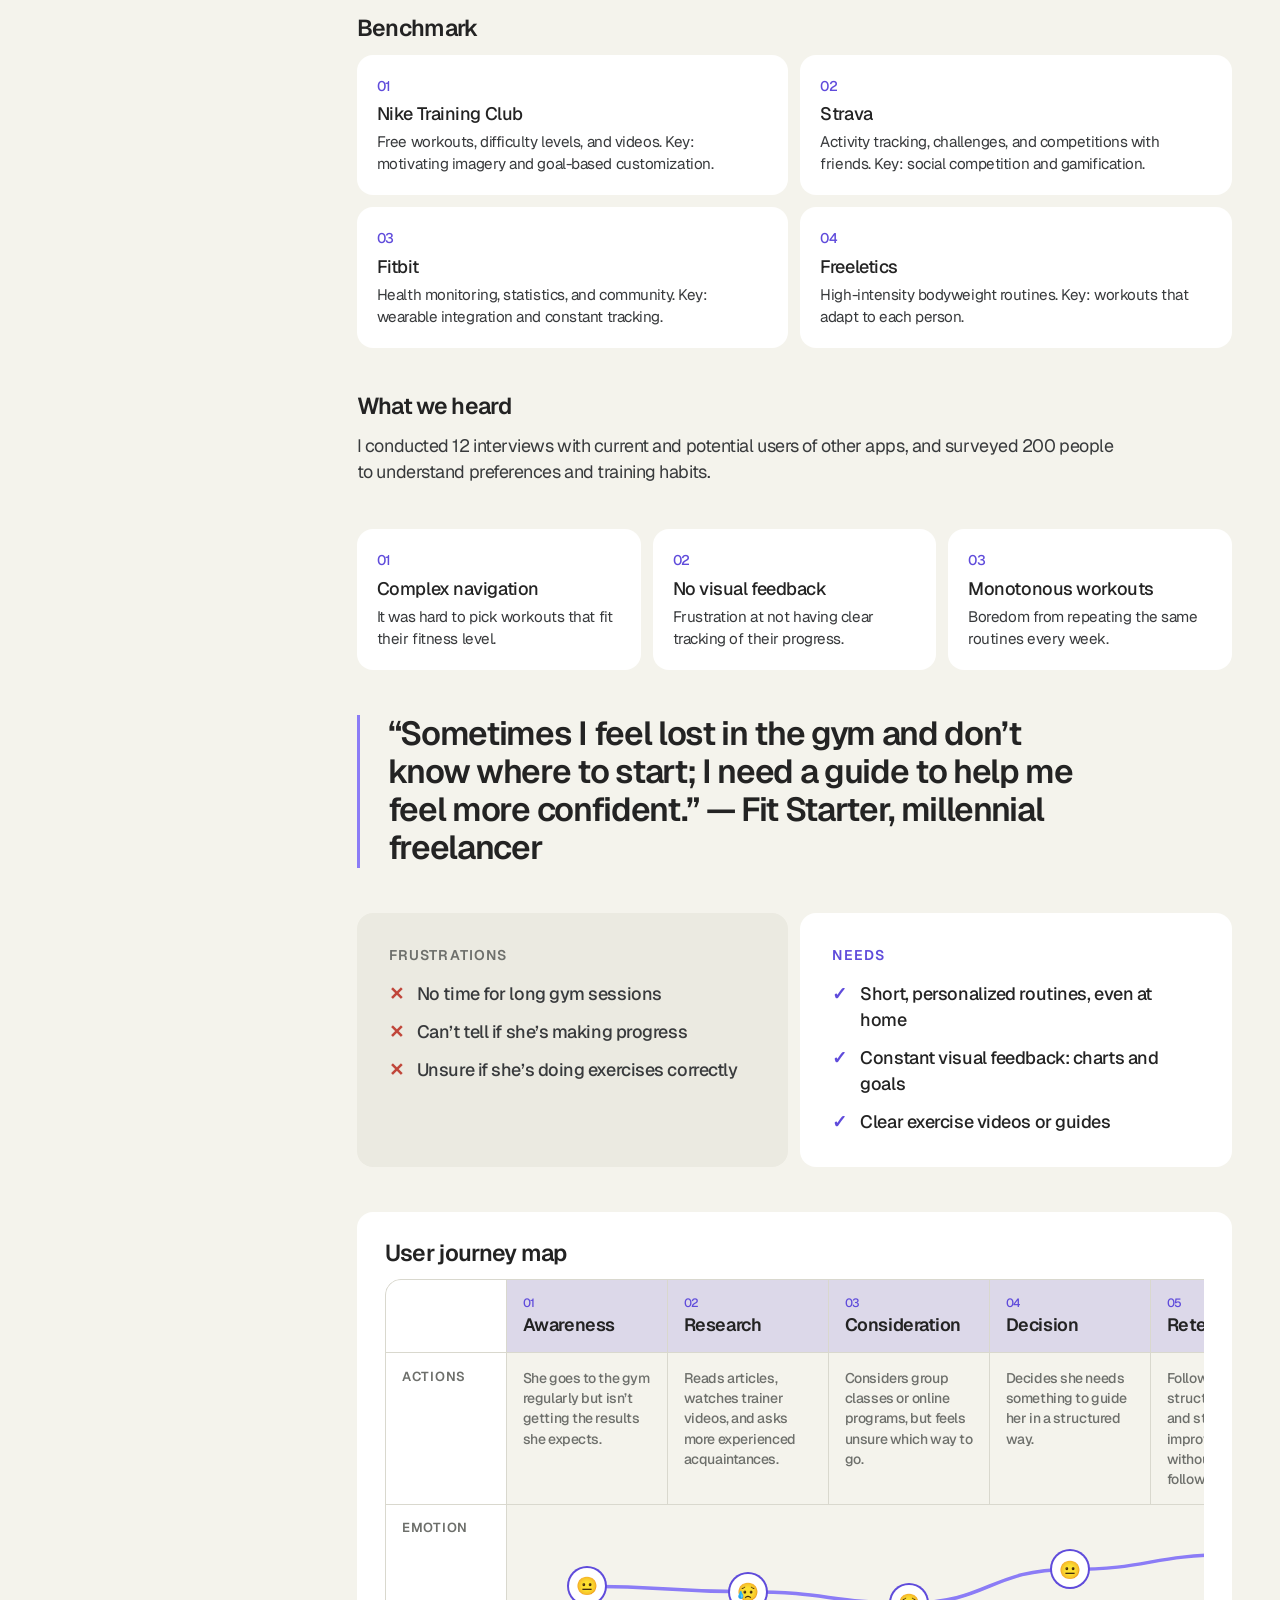
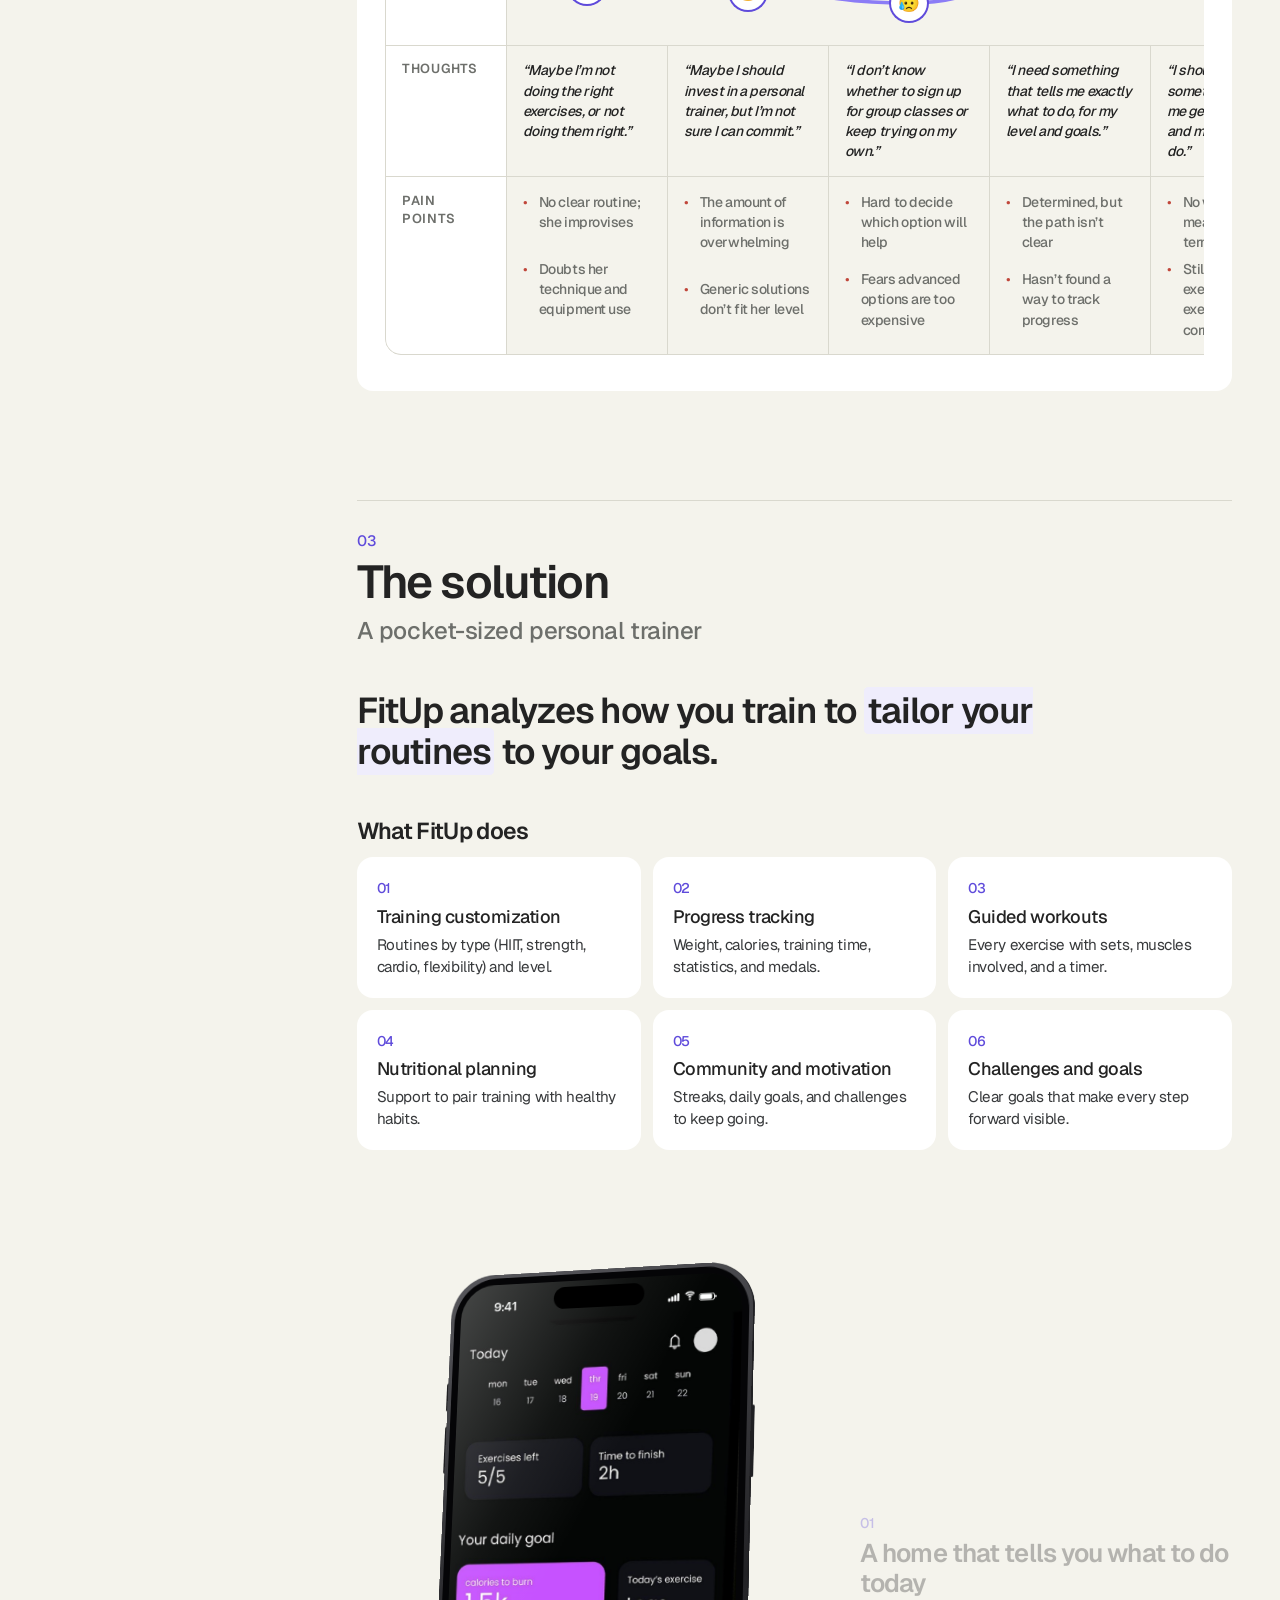
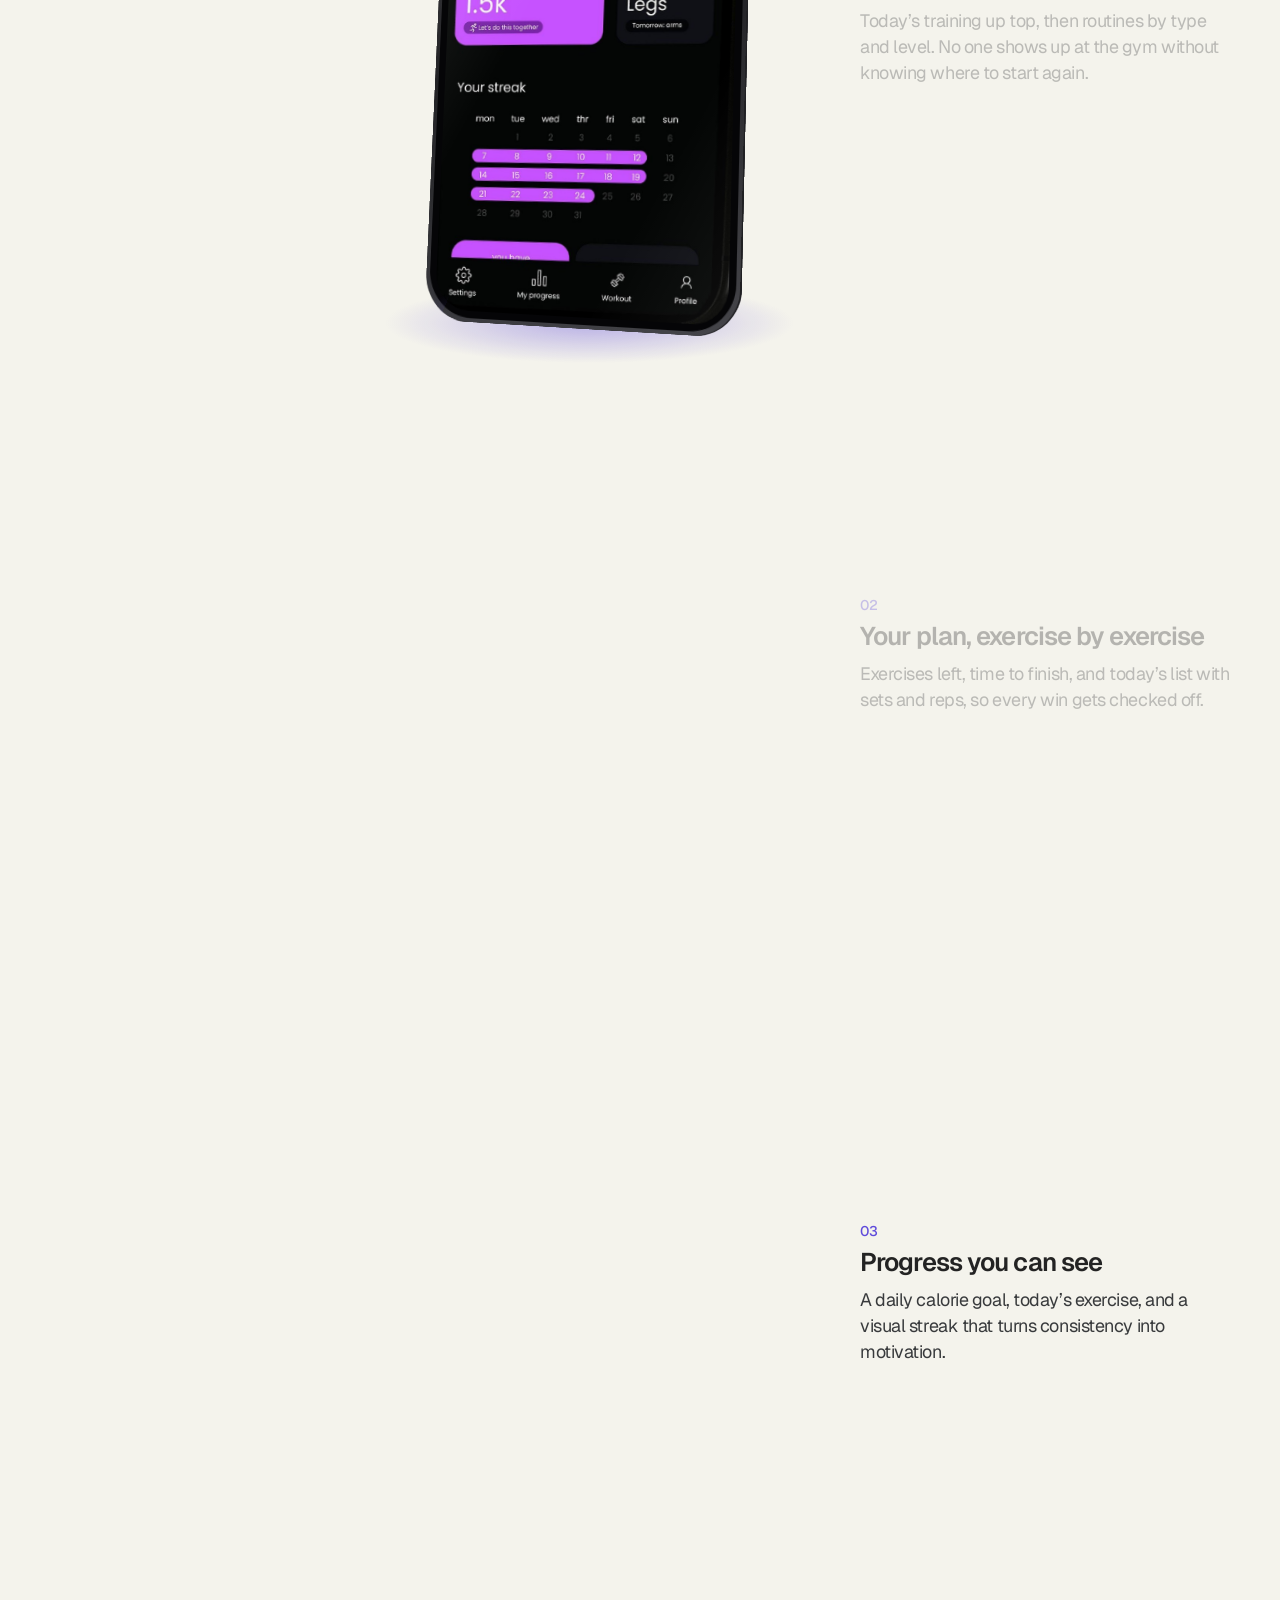
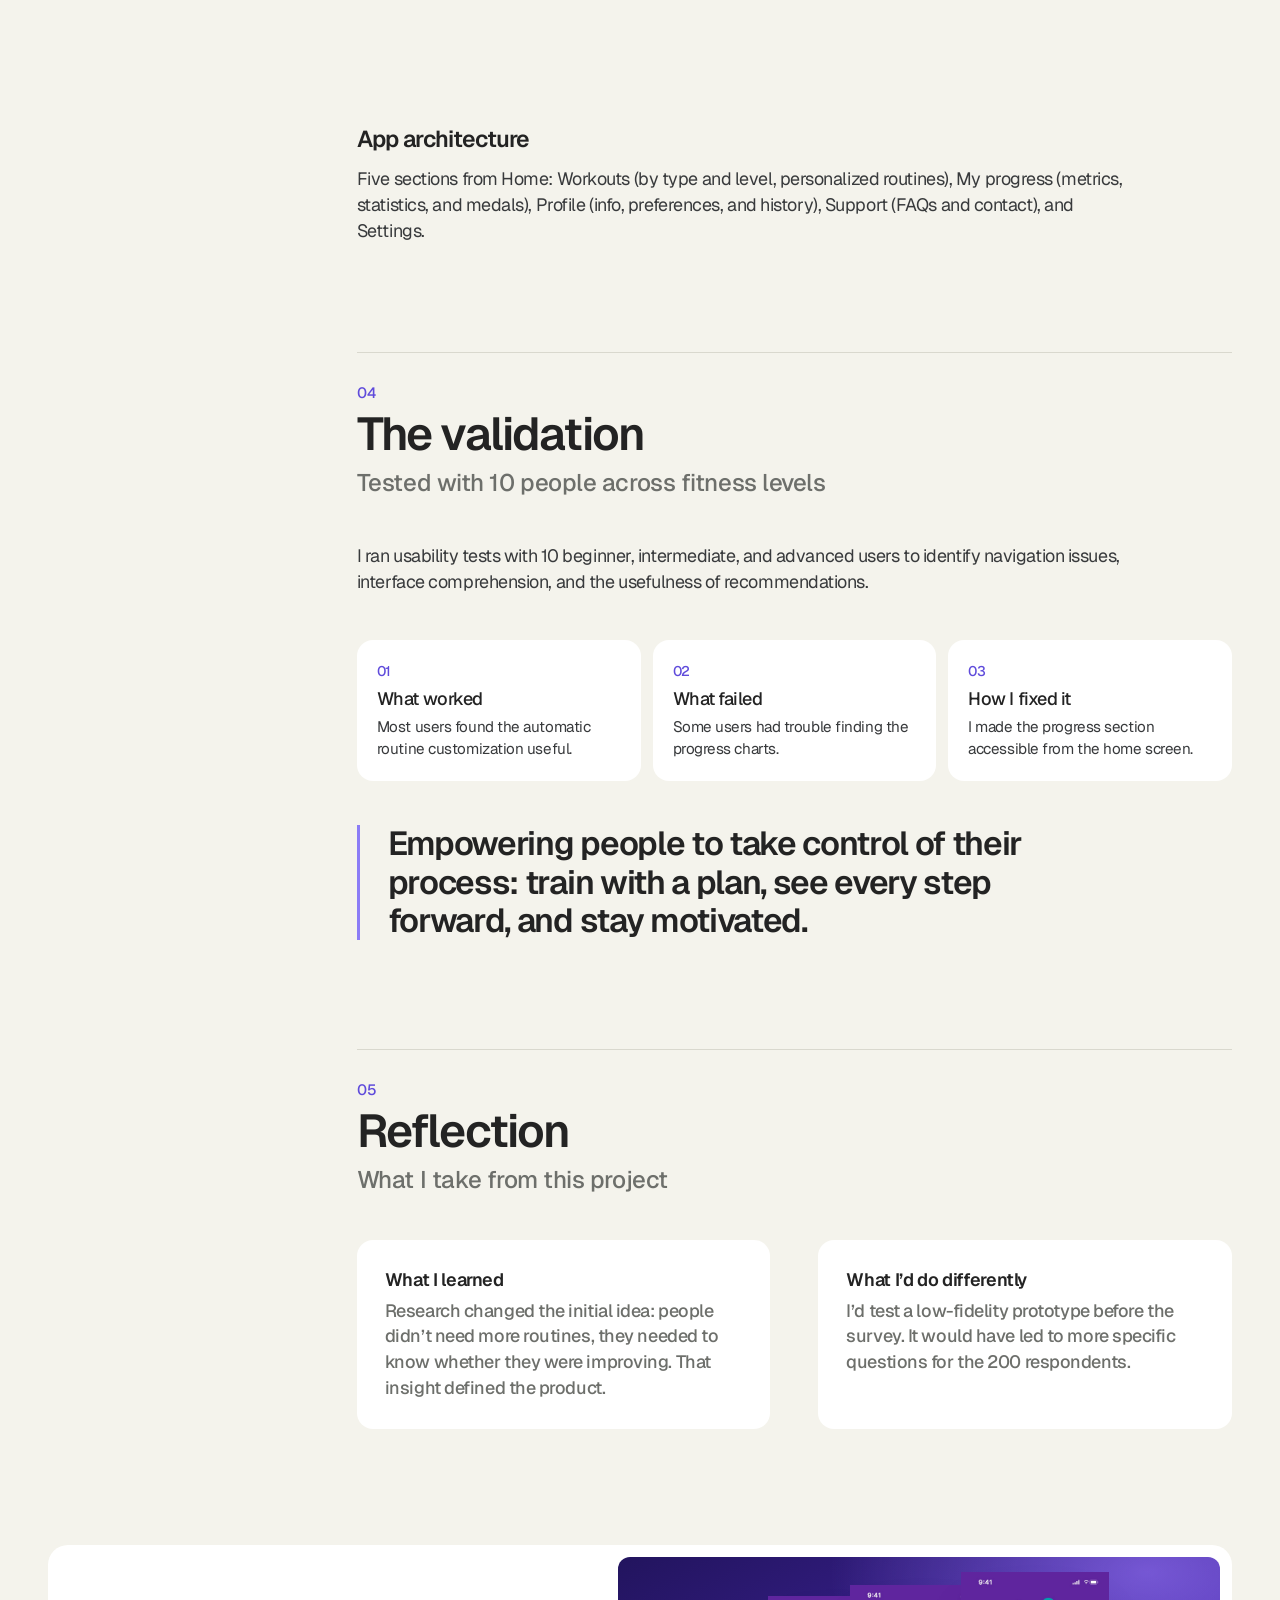
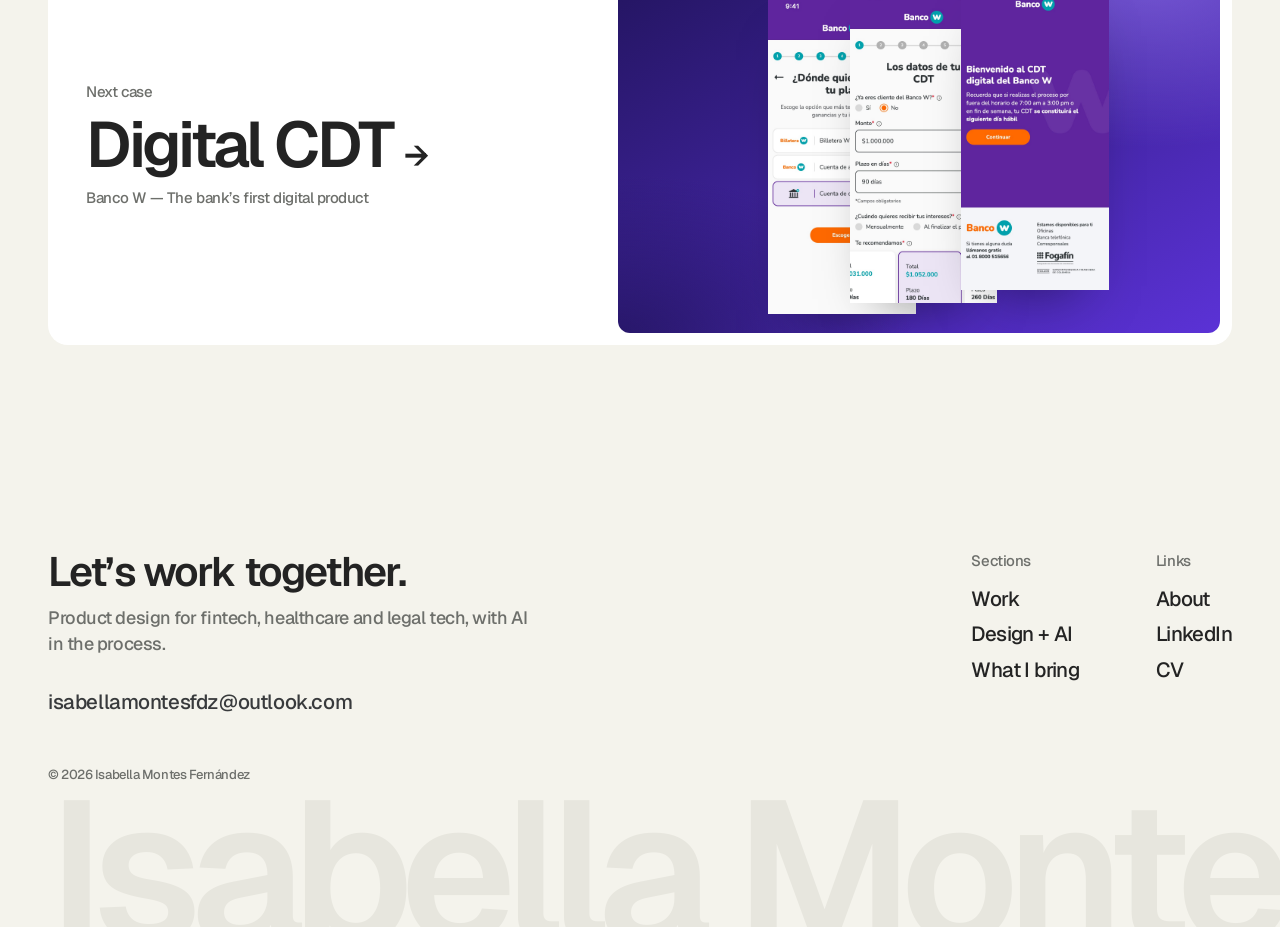
<file: fitup/index.html>
<!doctype html>
<html lang="es">
<head>
  <meta charset="utf-8">
  <base href="../">
  <meta name="viewport" content="width=device-width, initial-scale=1">
  <title>FitUp — FitUp · Isabella Montes</title>
  <meta name="description" content="Una app de entrenamiento que funciona como un entrenador personal de bolsillo: rutinas a tu nivel, progreso visible y motivación para no rendirte.">
  <meta property="og:title" content="FitUp — FitUp · Isabella Montes">
  <meta property="og:description" content="Una app de entrenamiento que funciona como un entrenador personal de bolsillo: rutinas a tu nivel, progreso visible y motivación para no rendirte.">
  <meta property="og:type" content="article">
  <meta property="og:site_name" content="Isabella Montes">
  <meta property="og:locale" content="es_CO">
  <meta property="og:locale:alternate" content="en_US">
  <meta property="og:url" content="https://bybelladesign.com/fitup/">
  <link rel="canonical" href="https://bybelladesign.com/fitup/">
  <meta property="og:image" content="https://bybelladesign.com/assets/og/fitup.jpg">
  <meta property="og:image:width" content="1200">
  <meta property="og:image:height" content="630">
  <meta property="og:image:alt" content="FitUp — FitUp · Isabella Montes">
  <meta name="twitter:card" content="summary_large_image">
  <meta name="twitter:image" content="https://bybelladesign.com/assets/og/fitup.jpg">
  <meta name="theme-color" content="#F4F3EC">
  <link rel="icon" href="assets/favicon.svg" type="image/svg+xml">
  <link rel="icon" href="favicon.ico" sizes="48x48">
  <link rel="apple-touch-icon" href="assets/apple-touch-icon.png">
  <link rel="preconnect" href="https://fonts.googleapis.com">
  <link rel="preconnect" href="https://fonts.gstatic.com" crossorigin>
  <link href="https://fonts.googleapis.com/css2?family=Geist:wght@400;500;600&display=swap" rel="stylesheet">
  <!-- Fuentes de los design systems de los casos -->
  <link href="https://fonts.googleapis.com/css2?family=Inter+Tight:wght@400;500;600&family=Poppins:wght@600&display=swap" rel="stylesheet">
  <link rel="stylesheet" href="css/styles.css?v=202611256">
  <!-- Rediseño 2026: los casos con el mismo sistema que la home (crema, Geist, lavanda, tarjetas blancas) -->
  <link rel="stylesheet" href="css/case.css?v=202611256">
  <script>document.documentElement.classList.add("js")</script>
  <script src="data/proyectos.js?v=202611256" defer></script>
  <script src="data/home.js?v=202611256" defer></script>
  <script src="js/i18n.js?v=202611256" defer></script>
  <script src="js/home-v2.js?v=202611256" defer></script>
  <script src="js/render.js?v=202611256" defer></script>
  <script src="js/main.js?v=202611256" defer></script>
</head>
<body data-slug="fitup">

  <!-- generado por generar-casos.py: no editar, edita proyecto.html -->
  <!-- Plantilla única para todos los casos: el contenido sale de data/proyectos.js
       según la URL, por ejemplo proyecto.html?p=nova -->
  <a href="#main" class="skip" data-i18n="skip">Saltar al contenido</a>
  <div class="progress" role="progressbar" aria-valuemin="0" aria-valuemax="100" aria-valuenow="0" data-i18n-label="case.progress" aria-label="Progreso de lectura"><span></span></div>

  <header class="top header">
    <div class="top__left">
      <a href="./" class="top__logo pill" aria-label="Isabella Montes — inicio">
        <svg class="logo" viewBox="39 48 120 181" width="19" height="28" aria-hidden="true" focusable="false"><path fill-rule="evenodd" d="M41,170a59,59 0 1,0 118,0a59,59 0 1,0 -118,0Z M67,170a33,33 0 1,0 66,0a33,33 0 1,0 -66,0Z"></path><rect x="41" y="95" width="26" height="134"></rect><circle class="logo__dot" cx="54" cy="63" r="15"></circle></svg>
      </a>
      <div class="lang pill" role="group" data-i18n-label="lang.label" aria-label="Cambiar idioma">
        <button type="button" data-lang="es" aria-pressed="true">ES</button>
        <button type="button" data-lang="en" aria-pressed="false">EN</button>
      </div>
    </div>
    <div class="top__bar pill">
      <nav class="top__nav" aria-label="Principal">
        <a href="./#trabajo" aria-current="page" data-i18n="nav.work">Trabajo</a>
        <a href="./#ia" data-i18n="nav2.ai">Diseño + IA</a>
        <a href="./#sobre-mi" data-i18n="nav.about">Sobre mí</a>
        <a href="./#aporte" data-i18n="nav2.svc">Qué aporto</a>
      </nav>
      <a href="./#contacto" class="top__cta" data-i18n="nav2.cta">Escríbeme</a>
    </div>
  </header>

  <main id="main" class="case" data-case="" style="--c: #a66bff;">
    <section class="case-hero">
      <div class="case-hero__inner">
        <a href="./#trabajo" class="case-hero__back link">← Todos los casos</a>
        <p class="case-hero__eyebrow" data-reveal="">FitUp · App de entrenamiento personal</p>
        <h1 class="case-hero__name" data-words="">FitUp</h1>
        
          <p class="roller" style="--len:26" aria-label="Sin improvisar. Progreso visible. Tu entrenador de bolsillo.">
            <span class="roller__track" aria-hidden="true">
              <span class="roller__line">Sin improvisar.</span><span class="roller__line">Progreso visible.</span><span class="roller__line">Tu entrenador de bolsillo.</span><span class="roller__line">Sin improvisar.</span>
            </span>
          </p>
        <p class="case-hero__summary" data-reveal="">Una app que funciona como un entrenador personal de bolsillo: rutinas a tu nivel y progreso visible.</p>
        <ul class="b-impact case-impact" aria-label="Impacto">
    <li data-reveal="" style="--d:0ms">
      <strong><span data-count="12">12</span></strong>
      <span>entrevistas con usuarios</span>
    </li>
    <li data-reveal="" style="--d:90ms">
      <strong><span data-count="200">200</span></strong>
      <span>personas encuestadas</span>
    </li>
    <li data-reveal="" style="--d:180ms">
      <strong><span data-count="4">4</span></strong>
      <span>apps analizadas en el benchmark</span>
    </li>
    <li data-reveal="" style="--d:270ms">
      <strong><span data-count="10">10</span></strong>
      <span>usuarios en pruebas de usabilidad</span>
    </li></ul>
      </div>
    </section>

    <dl class="case-facts" data-reveal="">
      <div><dt>Producto</dt><dd>App móvil de entrenamiento</dd></div>
      <div><dt>Industria</dt><dd>Fitness</dd></div>
      <div><dt>Rol</dt><dd>Product Designer</dd></div>
      
      
      <div><dt>Alcance</dt><dd>Investigación UX, UI, pruebas de usabilidad</dd></div>
    </dl>

    <p class="case-intro" data-reveal="">Una app de entrenamiento que funciona como un entrenador personal de bolsillo: rutinas a tu nivel, progreso visible y motivación para no rendirte.</p>

    <div class="case-showcase clip" data-reveal="">
      <div class="scene scene--c scene--deck" style="--c:#a66bff" aria-hidden="true">
        <div class="scene__stage">
          
            <div class="scene__dev scene__dev--1 scene__dev--phone" data-depth="0.5">
              <div class="scene__float" style="--delay:0s"><div class="device dv dv--phone dv-black">
        <i class="dv__edge" style="--k:1"></i><i class="dv__edge" style="--k:2"></i><i class="dv__edge" style="--k:3"></i><i class="dv__edge" style="--k:4"></i><i class="dv__edge" style="--k:5"></i><i class="dv__edge" style="--k:6"></i><i class="dv__back"></i><div class="dv__face"><div class="device__screen"><img src="assets/proyectos/fitup/screen-home.jpg" alt="" decoding="async"></div><span class="dv__island"></span></div>
        <i class="dv__btn dv__btn--1"></i><i class="dv__btn dv__btn--2"></i><i class="dv__btn dv__btn--3"></i>
      </div></div>
            </div>
            <div class="scene__dev scene__dev--2 scene__dev--phone" data-depth="1.1">
              <div class="scene__float" style="--delay:-1.7s"><div class="device dv dv--phone dv-black">
        <i class="dv__edge" style="--k:1"></i><i class="dv__edge" style="--k:2"></i><i class="dv__edge" style="--k:3"></i><i class="dv__edge" style="--k:4"></i><i class="dv__edge" style="--k:5"></i><i class="dv__edge" style="--k:6"></i><i class="dv__back"></i><div class="dv__face"><div class="device__screen"><img src="assets/proyectos/fitup/screen-today.jpg" alt="" decoding="async"></div><span class="dv__island"></span></div>
        <i class="dv__btn dv__btn--1"></i><i class="dv__btn dv__btn--2"></i><i class="dv__btn dv__btn--3"></i>
      </div></div>
            </div>
            <div class="scene__dev scene__dev--3 scene__dev--phone" data-depth="1.7">
              <div class="scene__float" style="--delay:-3.4s"><div class="device dv dv--phone dv-black">
        <i class="dv__edge" style="--k:1"></i><i class="dv__edge" style="--k:2"></i><i class="dv__edge" style="--k:3"></i><i class="dv__edge" style="--k:4"></i><i class="dv__edge" style="--k:5"></i><i class="dv__edge" style="--k:6"></i><i class="dv__back"></i><div class="dv__face"><div class="device__screen"><img src="assets/proyectos/fitup/screen-goal.jpg" alt="" decoding="async"></div><span class="dv__island"></span></div>
        <i class="dv__btn dv__btn--1"></i><i class="dv__btn dv__btn--2"></i><i class="dv__btn dv__btn--3"></i>
      </div></div>
            </div>
        </div>
      </div></div>

    <div class="case-layout">
      <nav class="toc" aria-label="En este caso">
        <p class="toc__title">En este caso</p>
        <ol><li><a href="#c-1"><span>01</span>El problema</a></li><li><a href="#c-5"><span>02</span>La investigación</a></li><li><a href="#c-13"><span>03</span>La solución</a></li><li><a href="#c-18"><span>04</span>La validación</a></li><li><a href="#c-22"><span>05</span>Reflexión</a></li></ol>
      </nav>
      <div class="case-body">
      <header class="b-chapter" id="c-1">
        <span class="b-chapter__num" aria-hidden="true">01</span>
        <div>
          <h2 class="b-chapter__title" data-words="">El problema</h2>
          <p class="b-chapter__sub" data-reveal="">Entrenar sin saber si estás avanzando</p>
        </div>
      </header><p class="b-statement" data-words="">Lo peor de empezar a entrenar es <em>no saber por dónde empezar</em>.</p>
      <section class="b-text" data-reveal="">
        
        <div class="b-text__body"><p>La mayoría de quienes van al gimnasio no logran registrar sus entrenamientos de forma constante y no tienen una manera clara de ver su progreso. Buscan una app que los motive y les dé retroalimentación personalizada de sus entrenadores.</p></div>
      </section>
      <section class="b-cards-wrap">
        <h3 class="b-text__title" data-reveal="">Objetivos de la investigación</h3>
        <ul class="b-cards" style="--n:3">
          
            <li class="b-card" data-reveal="" style="--d:0ms">
              <span class="b-card__num">01</span>
              <h4>Problemas</h4>
              <p>Identificar los principales obstáculos al seguir rutinas de ejercicio.</p>
            </li>
            <li class="b-card" data-reveal="" style="--d:80ms">
              <span class="b-card__num">02</span>
              <h4>Motivaciones</h4>
              <p>Entender motivaciones, frustraciones y hábitos frente al ejercicio.</p>
            </li>
            <li class="b-card" data-reveal="" style="--d:160ms">
              <span class="b-card__num">03</span>
              <h4>Funcionalidades</h4>
              <p>Evaluar qué funcionalidades mejorarían realmente la experiencia.</p>
            </li>
        </ul>
      </section>
      <header class="b-chapter" id="c-5">
        <span class="b-chapter__num" aria-hidden="true">02</span>
        <div>
          <h2 class="b-chapter__title" data-words="">La investigación</h2>
          <p class="b-chapter__sub" data-reveal="">Qué hacen los mejores y qué necesitan las personas</p>
        </div>
      </header>
      <ol class="b-process" data-reveal="" style="--n:4">
        
          <li style="--d:0ms;--k:0">
            <span class="b-process__dot" aria-hidden="true"></span>
            <span class="b-process__num">01</span>
            <h3>Descubrir</h3>
            <p>Definición del problema, benchmark, investigación UX y user journey.</p>
          </li>
          <li style="--d:160ms;--k:1">
            <span class="b-process__dot" aria-hidden="true"></span>
            <span class="b-process__num">02</span>
            <h3>Diseñar</h3>
            <p>Flujo de la app, wireframes y diseño UI.</p>
          </li>
          <li style="--d:320ms;--k:2">
            <span class="b-process__dot" aria-hidden="true"></span>
            <span class="b-process__num">03</span>
            <h3>Prototipar</h3>
            <p>Prototipo navegable para validar con usuarios reales.</p>
          </li>
          <li style="--d:480ms;--k:3">
            <span class="b-process__dot" aria-hidden="true"></span>
            <span class="b-process__num">04</span>
            <h3>Validar</h3>
            <p>Pruebas de usabilidad y ajustes sobre los hallazgos.</p>
          </li>
      </ol>
      <section class="b-cards-wrap">
        <h3 class="b-text__title" data-reveal="">Benchmark</h3>
        <ul class="b-cards" style="--n:2">
          
            <li class="b-card" data-reveal="" style="--d:0ms">
              <span class="b-card__num">01</span>
              <h4>Nike Training Club</h4>
              <p>Entrenamientos gratis, niveles de dificultad y videos. Lo clave: imágenes motivadoras y personalización según metas.</p>
            </li>
            <li class="b-card" data-reveal="" style="--d:80ms">
              <span class="b-card__num">02</span>
              <h4>Strava</h4>
              <p>Seguimiento de actividades, retos y competencias con amigos. Lo clave: competencia social y gamificación.</p>
            </li>
            <li class="b-card" data-reveal="" style="--d:160ms">
              <span class="b-card__num">03</span>
              <h4>Fitbit</h4>
              <p>Monitoreo de salud, estadísticas y comunidad. Lo clave: integración con wearables y seguimiento constante.</p>
            </li>
            <li class="b-card" data-reveal="" style="--d:0ms">
              <span class="b-card__num">04</span>
              <h4>Freeletics</h4>
              <p>Rutinas de alta intensidad con peso corporal. Lo clave: entrenamientos que se adaptan a cada persona.</p>
            </li>
        </ul>
      </section>
      <section class="b-text" data-reveal="">
        <h3 class="b-text__title">Lo que escuchamos</h3>
        <div class="b-text__body"><p>Hice 12 entrevistas con personas que usan otras apps o quieren empezar, y una encuesta a 200 personas para entender preferencias y hábitos de entrenamiento.</p></div>
      </section>
      <section class="b-cards-wrap">
        
        <ul class="b-cards" style="--n:3">
          
            <li class="b-card" data-reveal="" style="--d:0ms">
              <span class="b-card__num">01</span>
              <h4>Navegación compleja</h4>
              <p>Costaba elegir entrenamientos adecuados para su nivel.</p>
            </li>
            <li class="b-card" data-reveal="" style="--d:80ms">
              <span class="b-card__num">02</span>
              <h4>Sin retroalimentación visual</h4>
              <p>Frustración por no tener un seguimiento claro del progreso.</p>
            </li>
            <li class="b-card" data-reveal="" style="--d:160ms">
              <span class="b-card__num">03</span>
              <h4>Rutinas monótonas</h4>
              <p>Aburrimiento de repetir las mismas rutinas cada semana.</p>
            </li>
        </ul>
      </section><blockquote class="b-quote"><p data-words="">“A veces me siento perdida en el gimnasio y no sé por dónde empezar; necesito una guía que me dé confianza.” — Fit Starter, freelancer millennial</p></blockquote>
      <div class="b-versus">
        
          <section class="b-versus__col b-versus__col--antes" data-reveal="" style="--d:0ms">
            <h3>Frustraciones</h3>
            <ul><li>No tiene tiempo para sesiones largas</li><li>No sabe si está progresando</li><li>No sabe si hace bien los ejercicios</li></ul>
          </section>
          <section class="b-versus__col b-versus__col--despues" data-reveal="" style="--d:120ms">
            <h3>Necesidades</h3>
            <ul><li>Rutinas cortas y personalizadas, incluso en casa</li><li>Retroalimentación visual constante: gráficas y metas</li><li>Videos o guías claras de cada ejercicio</li></ul>
          </section>
      </div>
        <section class="b-journey" data-reveal="">
          <h3 class="b-text__title">User journey map</h3>
          <div class="b-journey__scroll" tabindex="0" role="region" aria-label="User journey map">
            <div class="b-journey__grid" style="--n:5">
              <div class="b-journey__label"></div><div class="b-journey__phase"><span>01</span>Descubrimiento</div><div class="b-journey__phase"><span>02</span>Investigación</div><div class="b-journey__phase"><span>03</span>Consideración</div><div class="b-journey__phase"><span>04</span>Decisión</div><div class="b-journey__phase"><span>05</span>Retención</div>
              <div class="b-journey__label">Acciones</div><p class="b-journey__cell">Va al gimnasio con regularidad, pero no ve los resultados que espera.</p><p class="b-journey__cell">Lee artículos, ve videos de entrenadores y pregunta a conocidos con más experiencia.</p><p class="b-journey__cell">Piensa en clases grupales o programas en línea, pero no sabe qué camino tomar.</p><p class="b-journey__cell">Decide que necesita algo que la guíe de forma estructurada.</p><p class="b-journey__cell">Sigue una rutina más estructurada y empieza a mejorar, aunque sin un seguimiento claro.</p>
              <div class="b-journey__label">Emoción</div>
                <div class="b-journey__curve" style="grid-column: span 5">
                  <svg viewBox="0 0 500 100" preserveAspectRatio="none" aria-hidden="true">
                    <path d="M50 58 C100 58 100 62 150 62 C200 62 200 70 250 70 C300 70 300 46 350 46 C400 46 400 35.599999999999994 450 35.599999999999994" pathLength="1"></path>
                  </svg>
                  <span class="b-journey__dot" style="left:10%;top:58%" title="Descubrimiento">😐</span><span class="b-journey__dot" style="left:30%;top:62%" title="Investigación">😥</span><span class="b-journey__dot" style="left:50%;top:70%" title="Consideración">😥</span><span class="b-journey__dot" style="left:70%;top:46%" title="Decisión">😐</span><span class="b-journey__dot" style="left:90%;top:35.599999999999994%" title="Retención">😄</span>
                </div>
              <div class="b-journey__label">Pensamientos</div><p class="b-journey__cell b-journey__thought">“Quizás no hago los ejercicios correctos, o no los hago bien.”</p><p class="b-journey__cell b-journey__thought">“Quizás debería pagar un entrenador, pero no sé si puedo comprometerme.”</p><p class="b-journey__cell b-journey__thought">“No sé si inscribirme a clases grupales o seguir intentándolo sola.”</p><p class="b-journey__cell b-journey__thought">“Necesito algo que me diga exactamente qué hacer, a mi nivel y con mis metas.”</p><p class="b-journey__cell b-journey__thought">“Debería buscar algo que me ayude a organizarme y medir lo que hago.”</p>
              <div class="b-journey__label">Puntos de dolor</div><ul class="b-journey__cell b-journey__pains"><li>No tiene una rutina clara e improvisa</li><li>Duda de su técnica y del uso de las máquinas</li></ul><ul class="b-journey__cell b-journey__pains"><li>Tanta información abruma</li><li>Las soluciones genéricas no se adaptan a su nivel</li></ul><ul class="b-journey__cell b-journey__pains"><li>Le cuesta decidir qué opción le sirve</li><li>Teme que las opciones avanzadas sean muy caras</li></ul><ul class="b-journey__cell b-journey__pains"><li>Está decidida, pero no tiene claro el camino</li><li>No ha encontrado cómo medir su progreso</li></ul><ul class="b-journey__cell b-journey__pains"><li>No tiene forma de medir su progreso a largo plazo</li><li>Aún duda de si ejecuta bien los ejercicios</li></ul>
            </div>
          </div>
        </section>
      <header class="b-chapter" id="c-13">
        <span class="b-chapter__num" aria-hidden="true">03</span>
        <div>
          <h2 class="b-chapter__title" data-words="">La solución</h2>
          <p class="b-chapter__sub" data-reveal="">Un entrenador personal de bolsillo</p>
        </div>
      </header><p class="b-statement" data-words="">FitUp analiza cómo entrenas para <em>ajustar tus rutinas</em> a tus metas.</p>
      <section class="b-cards-wrap">
        <h3 class="b-text__title" data-reveal="">Qué hace FitUp</h3>
        <ul class="b-cards" style="--n:3">
          
            <li class="b-card" data-reveal="" style="--d:0ms">
              <span class="b-card__num">01</span>
              <h4>Entrenamiento a tu medida</h4>
              <p>Rutinas por tipo (HIIT, fuerza, cardio, flexibilidad) y por nivel.</p>
            </li>
            <li class="b-card" data-reveal="" style="--d:80ms">
              <span class="b-card__num">02</span>
              <h4>Seguimiento del progreso</h4>
              <p>Peso, calorías, tiempo de entrenamiento, estadísticas y medallas.</p>
            </li>
            <li class="b-card" data-reveal="" style="--d:160ms">
              <span class="b-card__num">03</span>
              <h4>Entrenamientos guiados</h4>
              <p>Cada ejercicio con series, músculos involucrados y temporizador.</p>
            </li>
            <li class="b-card" data-reveal="" style="--d:0ms">
              <span class="b-card__num">04</span>
              <h4>Planeación nutricional</h4>
              <p>Apoyo para acompañar el entrenamiento con buenos hábitos.</p>
            </li>
            <li class="b-card" data-reveal="" style="--d:80ms">
              <span class="b-card__num">05</span>
              <h4>Comunidad y motivación</h4>
              <p>Rachas, metas diarias y retos para no rendirse.</p>
            </li>
            <li class="b-card" data-reveal="" style="--d:160ms">
              <span class="b-card__num">06</span>
              <h4>Retos y metas</h4>
              <p>Objetivos claros que hacen visible cada avance.</p>
            </li>
        </ul>
      </section>
      <div class="b-spot">
        <div class="b-spot__aside">
          
          <div class="b-spot__media" aria-hidden="true">
            <div class="device dv dv--phone dv-black">
        <i class="dv__edge" style="--k:1"></i><i class="dv__edge" style="--k:2"></i><i class="dv__edge" style="--k:3"></i><i class="dv__edge" style="--k:4"></i><i class="dv__edge" style="--k:5"></i><i class="dv__edge" style="--k:6"></i><i class="dv__back"></i><div class="dv__face"><div class="device__screen"><img src="assets/proyectos/fitup/screen-home.jpg" alt="" data-i="0" class="is-active" decoding="async"><img src="assets/proyectos/fitup/screen-today.jpg" alt="" data-i="1" class="" decoding="async"><img src="assets/proyectos/fitup/screen-goal.jpg" alt="" data-i="2" class="" decoding="async"></div><span class="dv__island"></span></div>
        <i class="dv__btn dv__btn--1"></i><i class="dv__btn dv__btn--2"></i><i class="dv__btn dv__btn--3"></i>
      </div>
          </div>
        </div>
        <ol class="b-spot__steps">
          
            <li class="b-spot__step is-active" data-i="0">
              <span class="b-spot__num">01</span>
              <h3>Un inicio que te dice qué hacer hoy</h3>
              <p>El entrenamiento del día arriba y, debajo, rutinas por tipo y por nivel. Nadie vuelve a llegar al gimnasio sin saber por dónde empezar.</p>
              <div class="b-spot__inline"><div class="device dv dv--phone dv-black">
        <i class="dv__edge" style="--k:1"></i><i class="dv__edge" style="--k:2"></i><i class="dv__edge" style="--k:3"></i><i class="dv__edge" style="--k:4"></i><i class="dv__edge" style="--k:5"></i><i class="dv__edge" style="--k:6"></i><i class="dv__back"></i><div class="dv__face"><div class="device__screen"><img src="assets/proyectos/fitup/screen-home.jpg" alt="Inicio de FitUp" decoding="async"></div><span class="dv__island"></span></div>
        <i class="dv__btn dv__btn--1"></i><i class="dv__btn dv__btn--2"></i><i class="dv__btn dv__btn--3"></i>
      </div></div>
            </li>
            <li class="b-spot__step" data-i="1">
              <span class="b-spot__num">02</span>
              <h3>Tu plan, ejercicio por ejercicio</h3>
              <p>Ejercicios restantes, tiempo para terminar y la lista del día con series y repeticiones, para marcar cada logro.</p>
              <div class="b-spot__inline"><div class="device dv dv--phone dv-black">
        <i class="dv__edge" style="--k:1"></i><i class="dv__edge" style="--k:2"></i><i class="dv__edge" style="--k:3"></i><i class="dv__edge" style="--k:4"></i><i class="dv__edge" style="--k:5"></i><i class="dv__edge" style="--k:6"></i><i class="dv__back"></i><div class="dv__face"><div class="device__screen"><img src="assets/proyectos/fitup/screen-today.jpg" alt="Plan de entrenamiento del día" decoding="async"></div><span class="dv__island"></span></div>
        <i class="dv__btn dv__btn--1"></i><i class="dv__btn dv__btn--2"></i><i class="dv__btn dv__btn--3"></i>
      </div></div>
            </li>
            <li class="b-spot__step" data-i="2">
              <span class="b-spot__num">03</span>
              <h3>Progreso que se ve</h3>
              <p>Meta diaria de calorías, el ejercicio de hoy y una racha visual que convierte la constancia en motivación.</p>
              <div class="b-spot__inline"><div class="device dv dv--phone dv-black">
        <i class="dv__edge" style="--k:1"></i><i class="dv__edge" style="--k:2"></i><i class="dv__edge" style="--k:3"></i><i class="dv__edge" style="--k:4"></i><i class="dv__edge" style="--k:5"></i><i class="dv__edge" style="--k:6"></i><i class="dv__back"></i><div class="dv__face"><div class="device__screen"><img src="assets/proyectos/fitup/screen-goal.jpg" alt="Meta diaria y racha" decoding="async"></div><span class="dv__island"></span></div>
        <i class="dv__btn dv__btn--1"></i><i class="dv__btn dv__btn--2"></i><i class="dv__btn dv__btn--3"></i>
      </div></div>
            </li>
        </ol>
      </div>
      <section class="b-text" data-reveal="">
        <h3 class="b-text__title">Arquitectura de la app</h3>
        <div class="b-text__body"><p>Cinco secciones desde el inicio: Entrenamientos (por tipo y por nivel, rutinas personalizadas), Mi progreso (métricas, estadísticas y medallas), Perfil (datos, preferencias e historial), Soporte (FAQ y contacto) y Ajustes.</p></div>
      </section>
      <header class="b-chapter" id="c-18">
        <span class="b-chapter__num" aria-hidden="true">04</span>
        <div>
          <h2 class="b-chapter__title" data-words="">La validación</h2>
          <p class="b-chapter__sub" data-reveal="">Probado con 10 personas de distintos niveles</p>
        </div>
      </header>
      <section class="b-text" data-reveal="">
        
        <div class="b-text__body"><p>Hice pruebas de usabilidad con 10 usuarios de perfiles principiante, intermedio y avanzado, para identificar problemas de navegación, comprensión de la interfaz y utilidad de las recomendaciones.</p></div>
      </section>
      <section class="b-cards-wrap">
        
        <ul class="b-cards" style="--n:3">
          
            <li class="b-card" data-reveal="" style="--d:0ms">
              <span class="b-card__num">01</span>
              <h4>Lo que funcionó</h4>
              <p>La mayoría encontró muy útil la personalización automática de las rutinas.</p>
            </li>
            <li class="b-card" data-reveal="" style="--d:80ms">
              <span class="b-card__num">02</span>
              <h4>Lo que falló</h4>
              <p>A algunas personas les costaba encontrar las gráficas de progreso.</p>
            </li>
            <li class="b-card" data-reveal="" style="--d:160ms">
              <span class="b-card__num">03</span>
              <h4>Cómo lo resolví</h4>
              <p>Llevé la sección de progreso al inicio, a un toque de distancia.</p>
            </li>
        </ul>
      </section><blockquote class="b-quote"><p data-words="">Darle a las personas el control de su proceso: entrenar con un plan, ver cada avance y seguir motivadas.</p></blockquote>
      <header class="b-chapter" id="c-22">
        <span class="b-chapter__num" aria-hidden="true">05</span>
        <div>
          <h2 class="b-chapter__title" data-words="">Reflexión</h2>
          <p class="b-chapter__sub" data-reveal="">Lo que me llevo de este proyecto</p>
        </div>
      </header>
      <section class="b-reflection" data-reveal="">
        
        <div class="b-reflection__cols">
          <div><h4>Lo que aprendí</h4><p>La investigación cambió la idea inicial: las personas no necesitaban más rutinas, necesitaban saber si estaban avanzando. Ese hallazgo definió el producto.</p></div>
          <div><h4>Lo que haría distinto</h4><p>Probaría un prototipo de baja fidelidad antes de la encuesta. Habría hecho preguntas más concretas a las 200 personas.</p></div>
        </div>
      </section></div>
    </div>

    <a href="banco-w/" class="next next--cover" style="--c:#b18cff">
      <span class="next__text">
        <span class="next__label">Siguiente caso</span>
        <span class="next__title">Digital CDT <span class="arrow" aria-hidden="true">→</span></span>
        <span class="next__tags">Banco W — El primer producto digital del banco</span>
      </span>
      <div class="next__cover"><div class="card__media comp comp--stack" style="--g1:#22145E;--g2:#5B32D6;--g3:#9C7BFF"><div class="ph ph--1" data-depth="0.6"><img src="assets/proyectos/banco-w/screen-transfer.jpg" alt="" decoding="async" loading="lazy"></div><div class="ph ph--2" data-depth="1.0"><img src="assets/proyectos/banco-w/screen-data.jpg" alt="" decoding="async" loading="lazy"></div><div class="ph ph--3" data-depth="1.4"><img src="assets/proyectos/banco-w/screen-schedule.jpg" alt="" decoding="async" loading="lazy"></div></div></div>
    </a></main>


  <footer class="foot2">
    <div class="foot2__in">
      <div class="foot2__main">
        <h2 class="foot2__title" data-i18n="ft.title">Trabajemos juntos.</h2>
        <p class="foot2__text" data-i18n="ft.text">Product design para fintech, salud y legal tech, con IA en el proceso.</p>
        <a class="foot2__mail" href="mailto:isabellamontesfdz@outlook.com">isabellamontesfdz@outlook.com</a>
      </div>
      <nav class="foot2__col" aria-labelledby="ft-main">
        <p id="ft-main" data-i18n="ft.main">Secciones</p>
        <a href="./#trabajo" data-i18n="nav.work">Trabajo</a>
        <a href="./#ia" data-i18n="nav2.ai">Diseño + IA</a>
        <a href="./#aporte" data-i18n="nav2.svc">Qué aporto</a>
      </nav>
      <nav class="foot2__col" aria-labelledby="ft-links">
        <p id="ft-links" data-i18n="ft.links">Enlaces</p>
        <a href="./#sobre-mi" data-i18n="nav.about">Sobre mí</a>
        <a href="https://www.linkedin.com/in/isabellamontesux-uidesigner/" target="_blank" rel="noopener">LinkedIn</a>
        <a href="assets/cv-isabella-montes.pdf" data-i18n-href="cv.href" target="_blank" rel="noopener" data-i18n="nav2.cv">CV</a>
      </nav>
      <p class="foot2__legal">© <span class="year">2026</span> Isabella Montes Fernández</p>
    </div>
    <p class="foot2__big" aria-hidden="true">Isabella Montes</p>
  </footer>
</body>
</html>
</file>
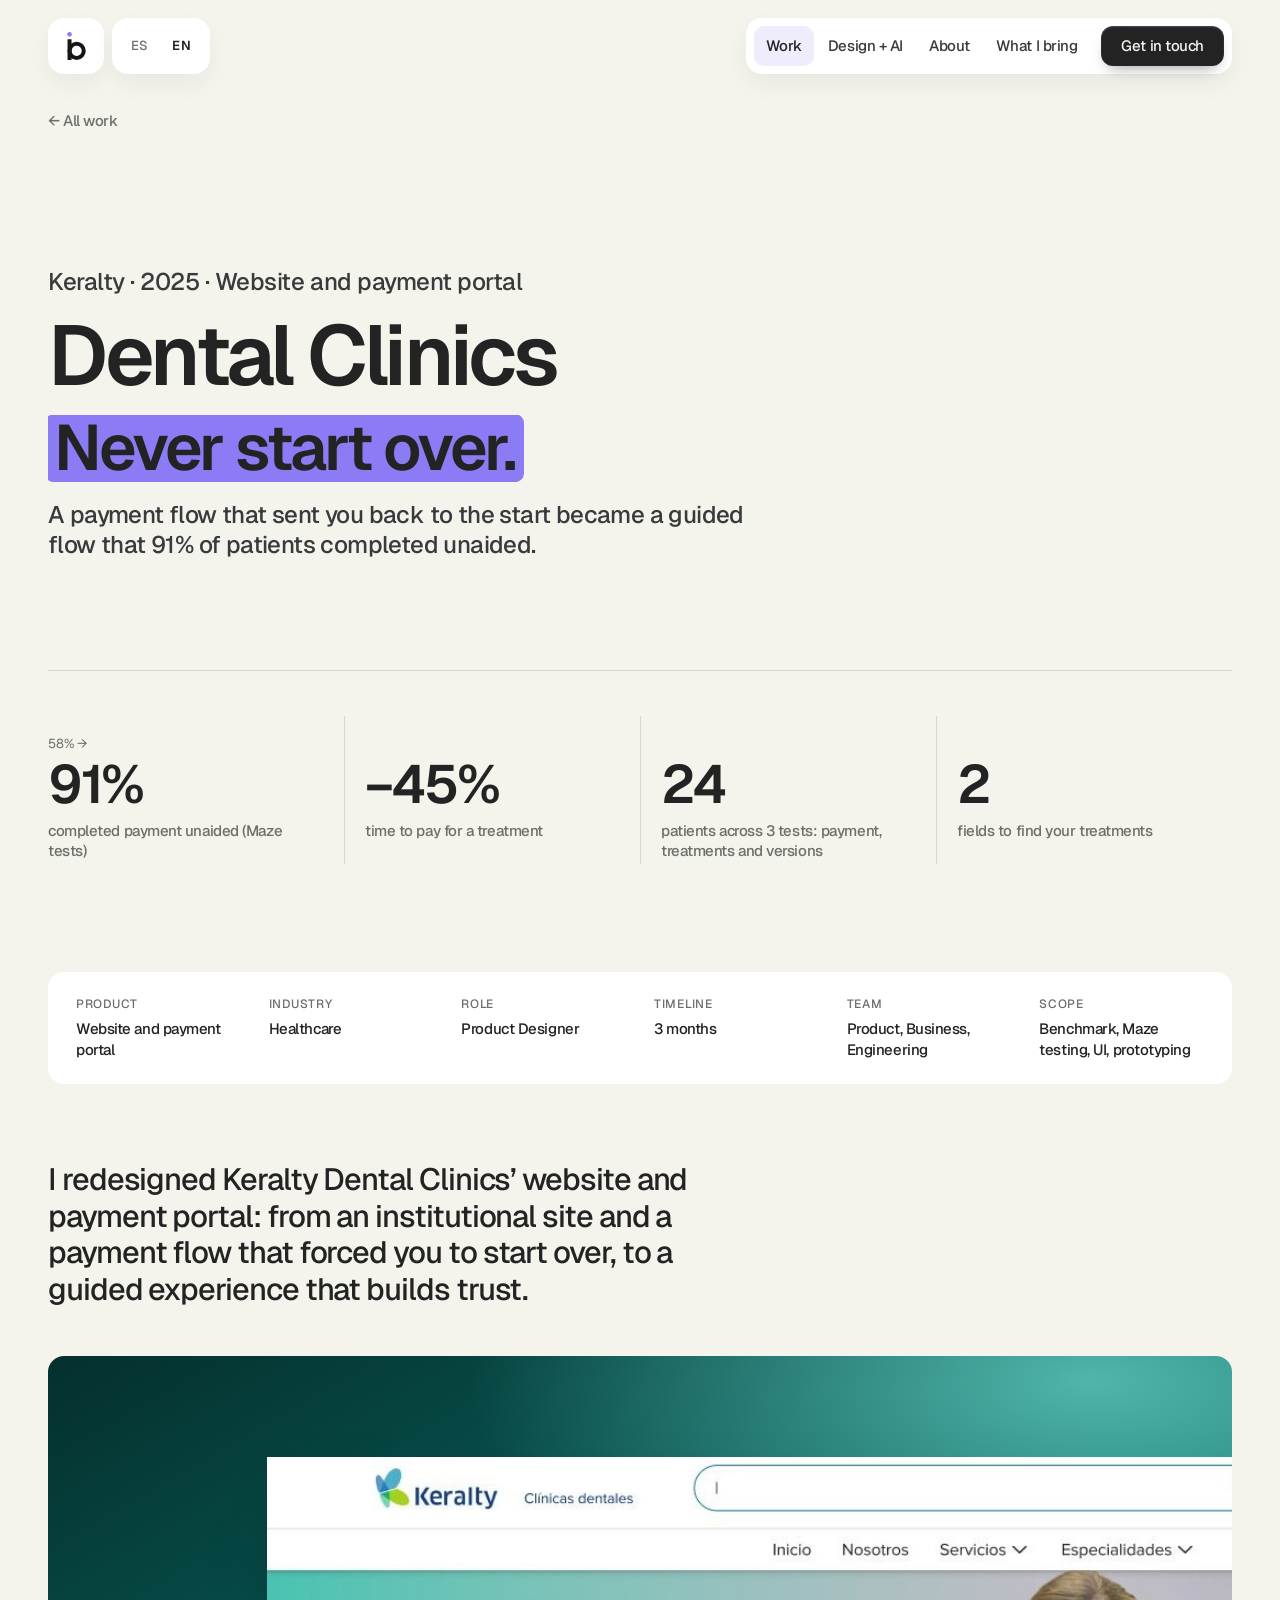
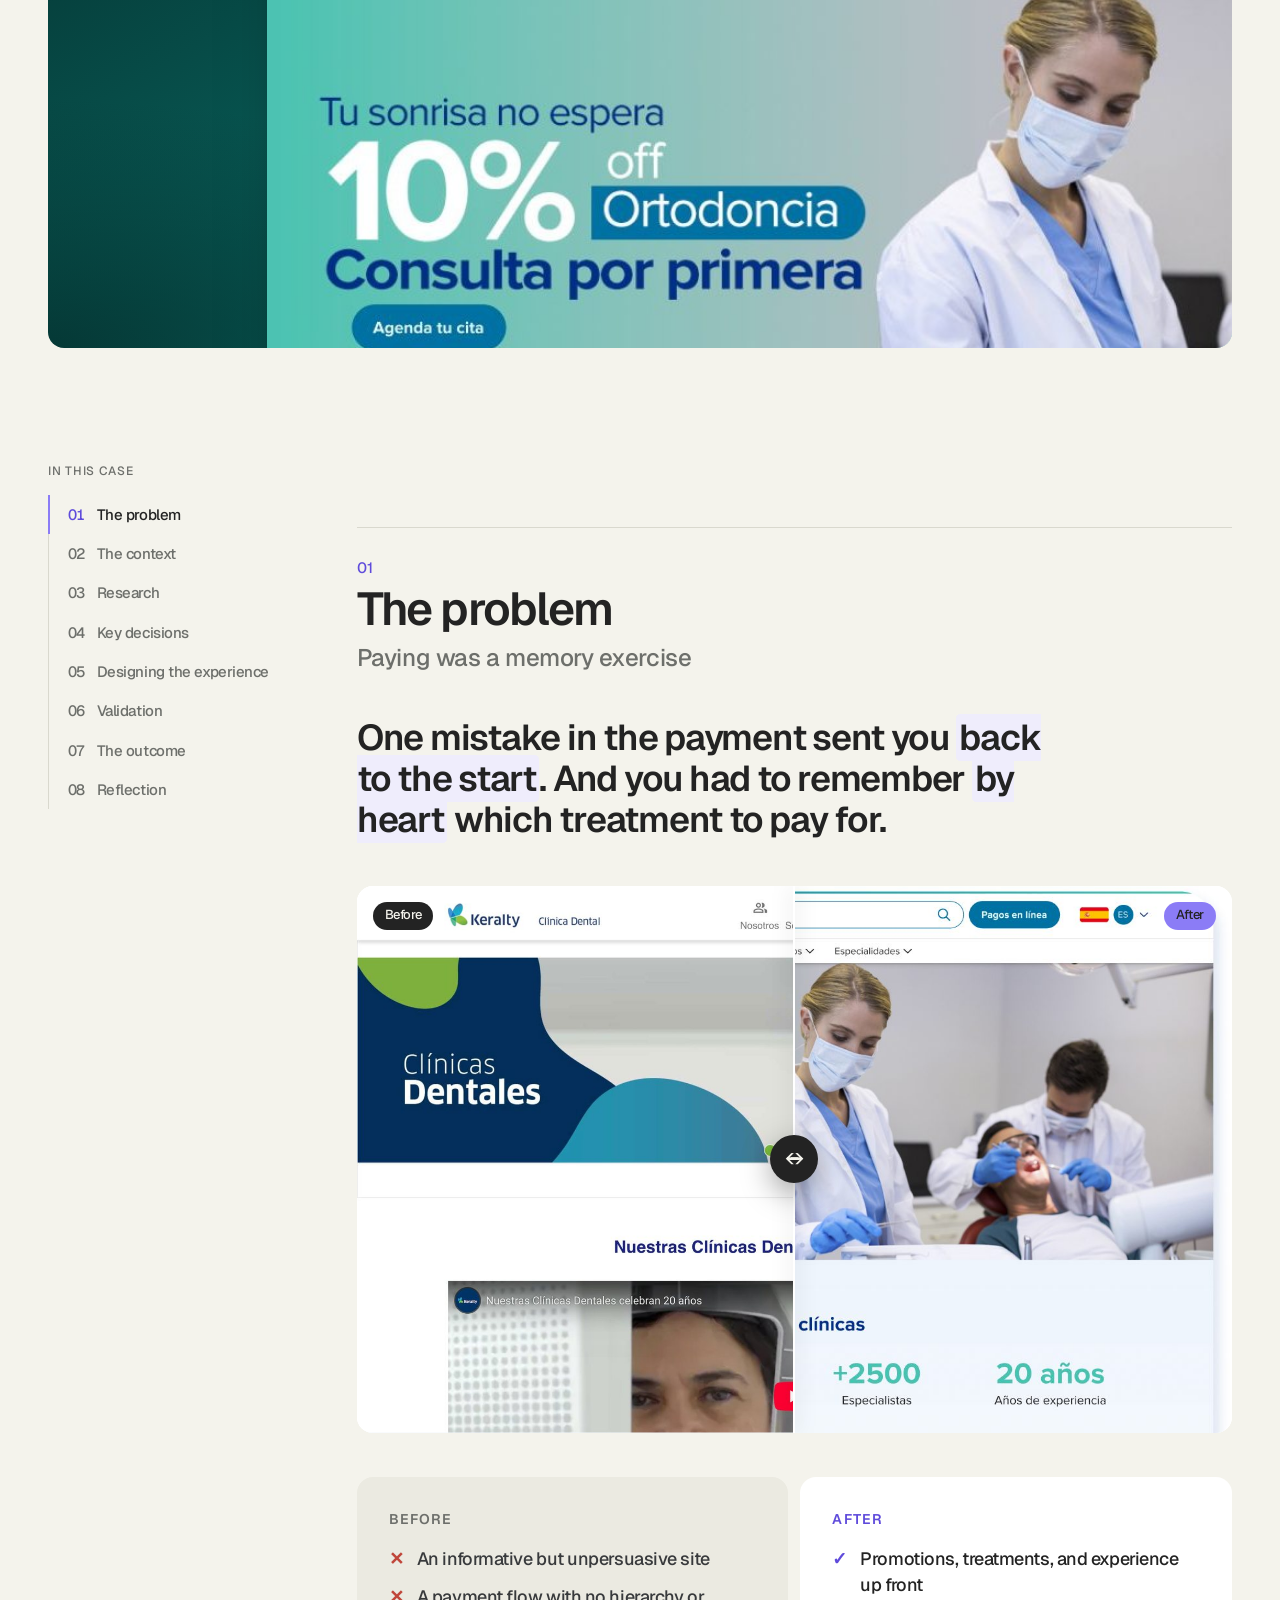
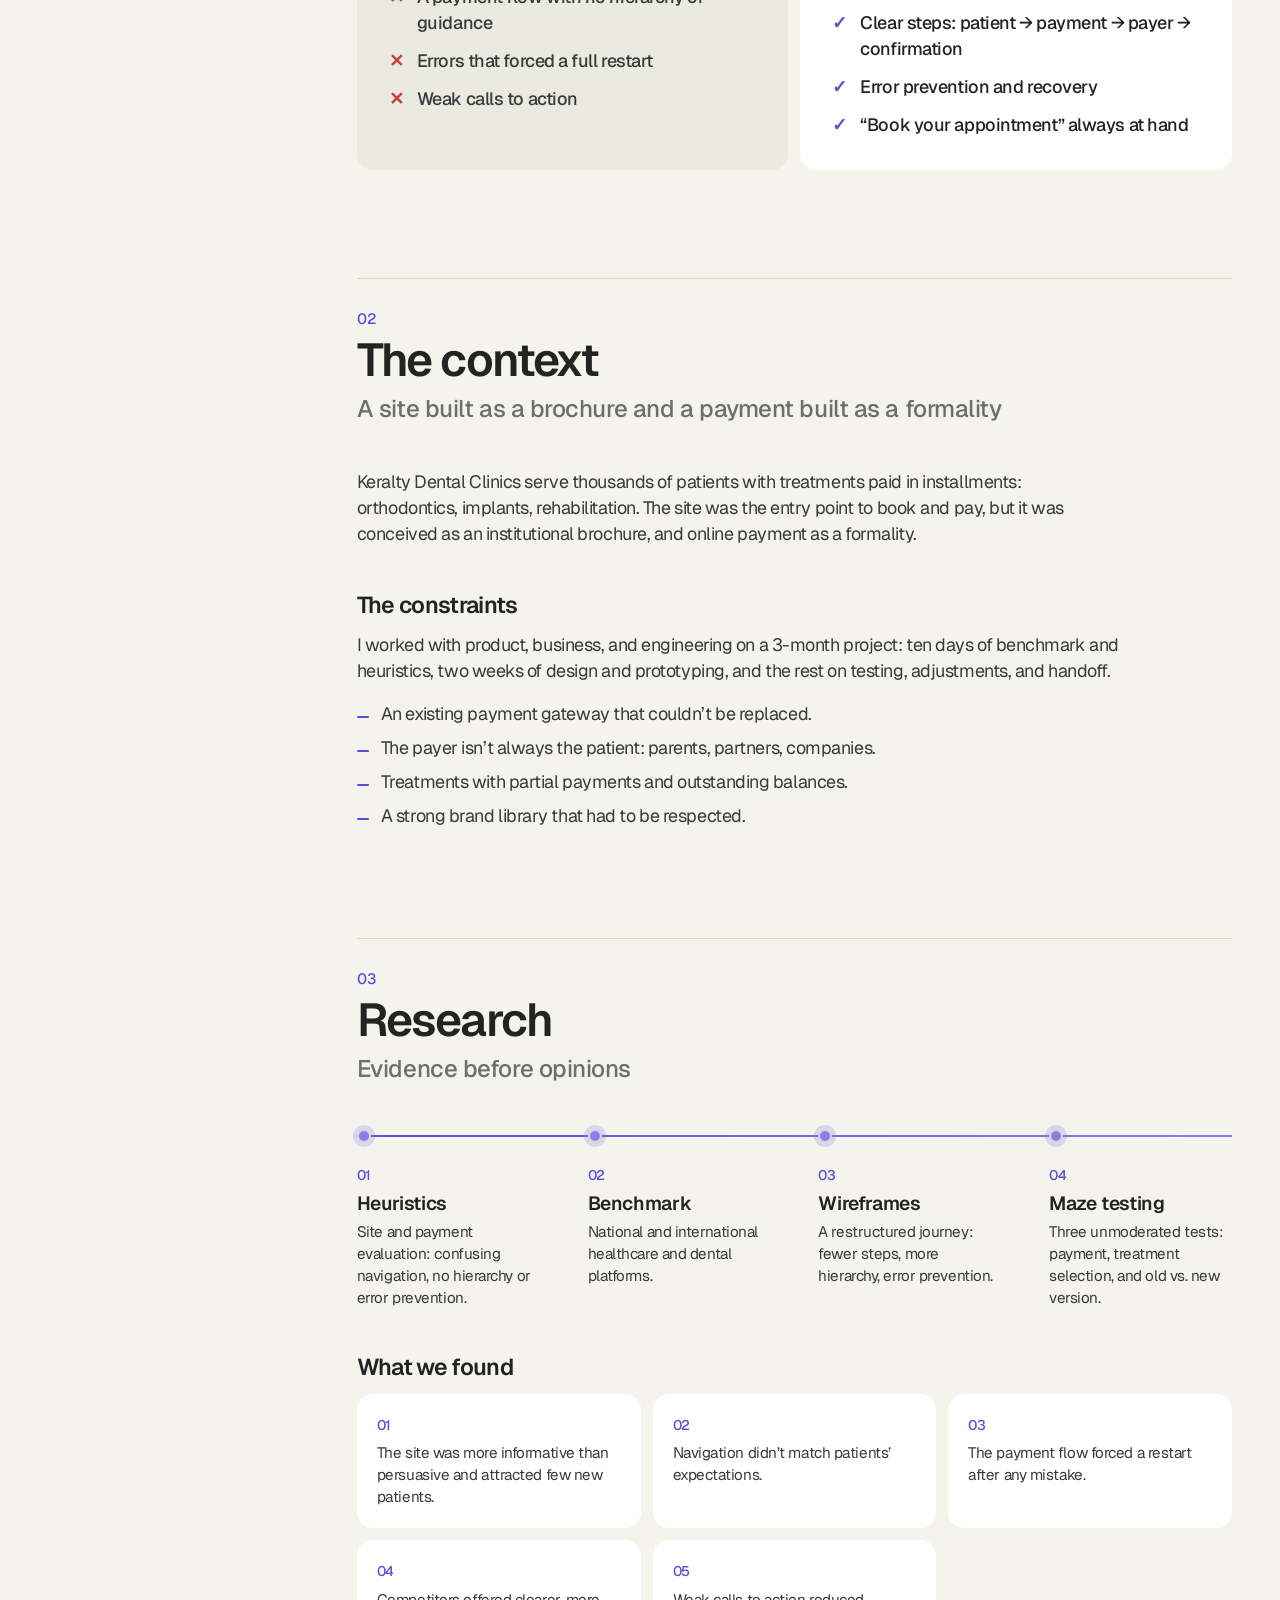
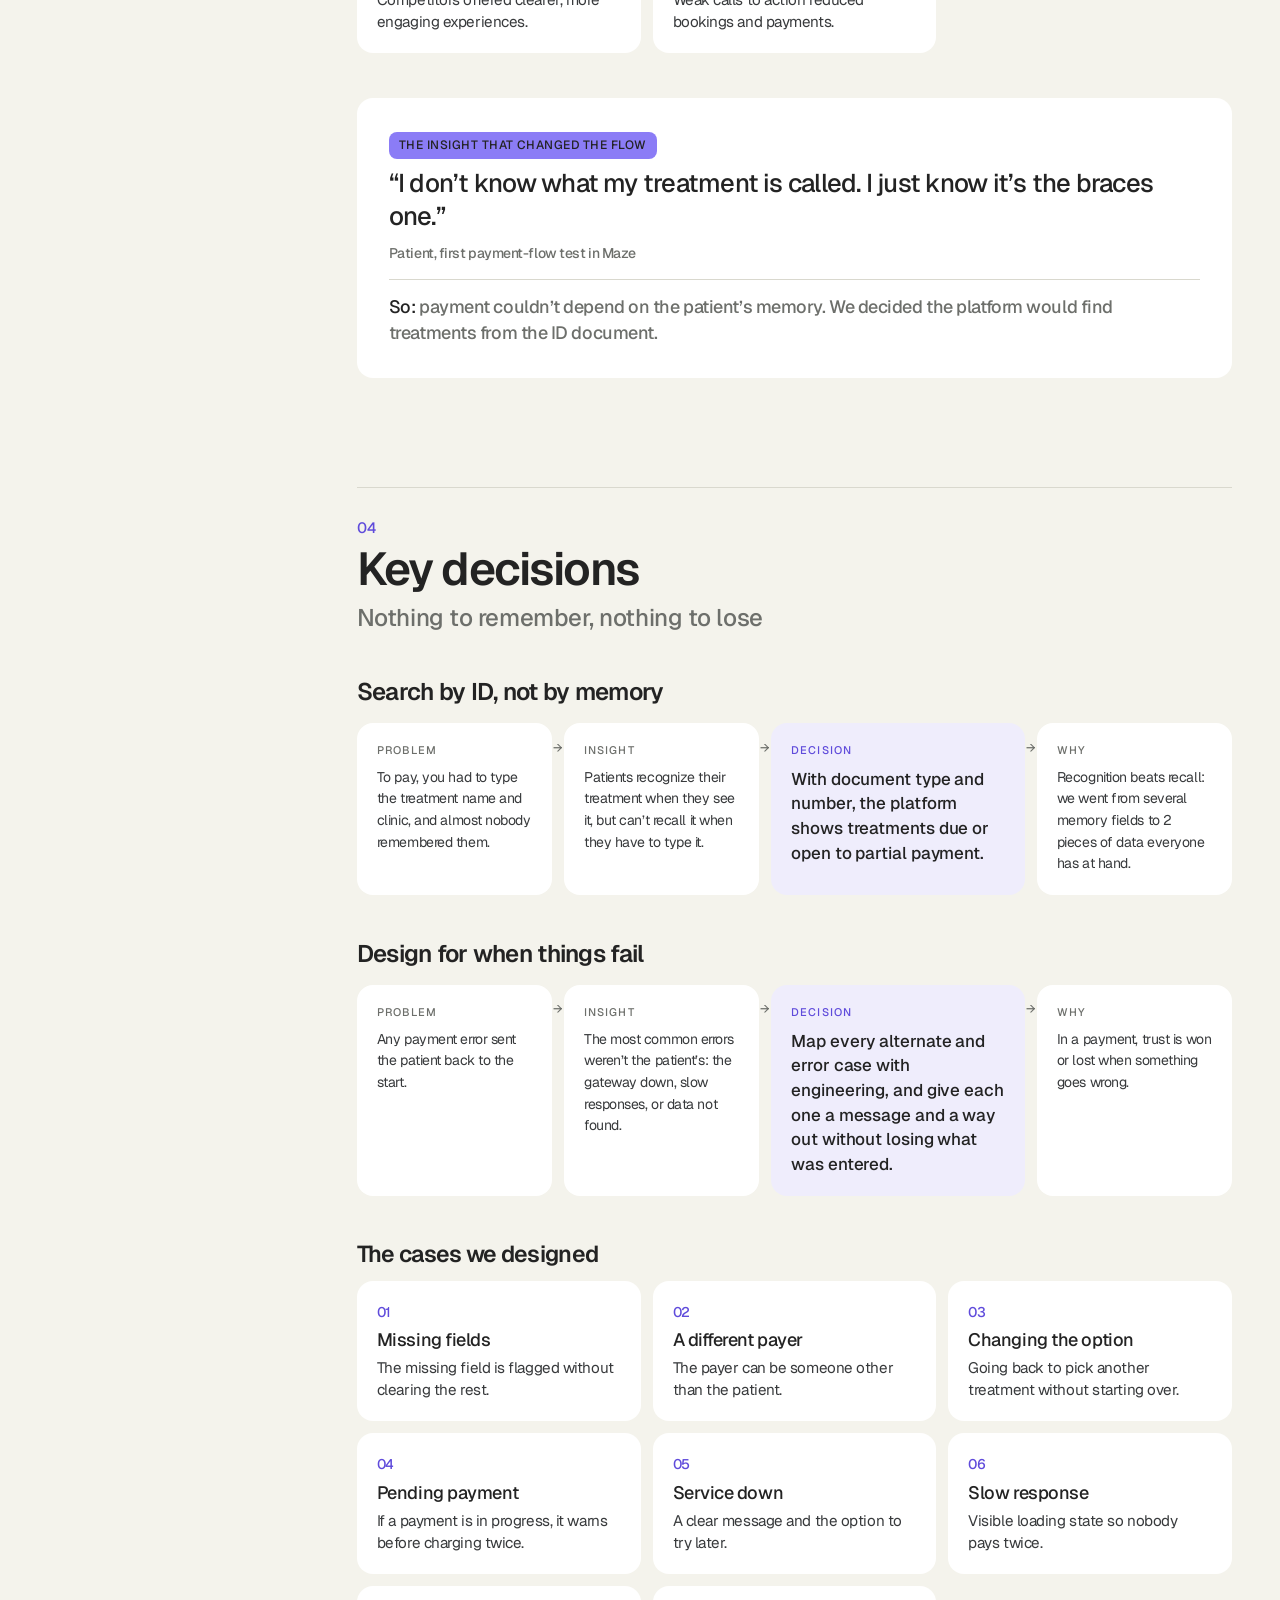
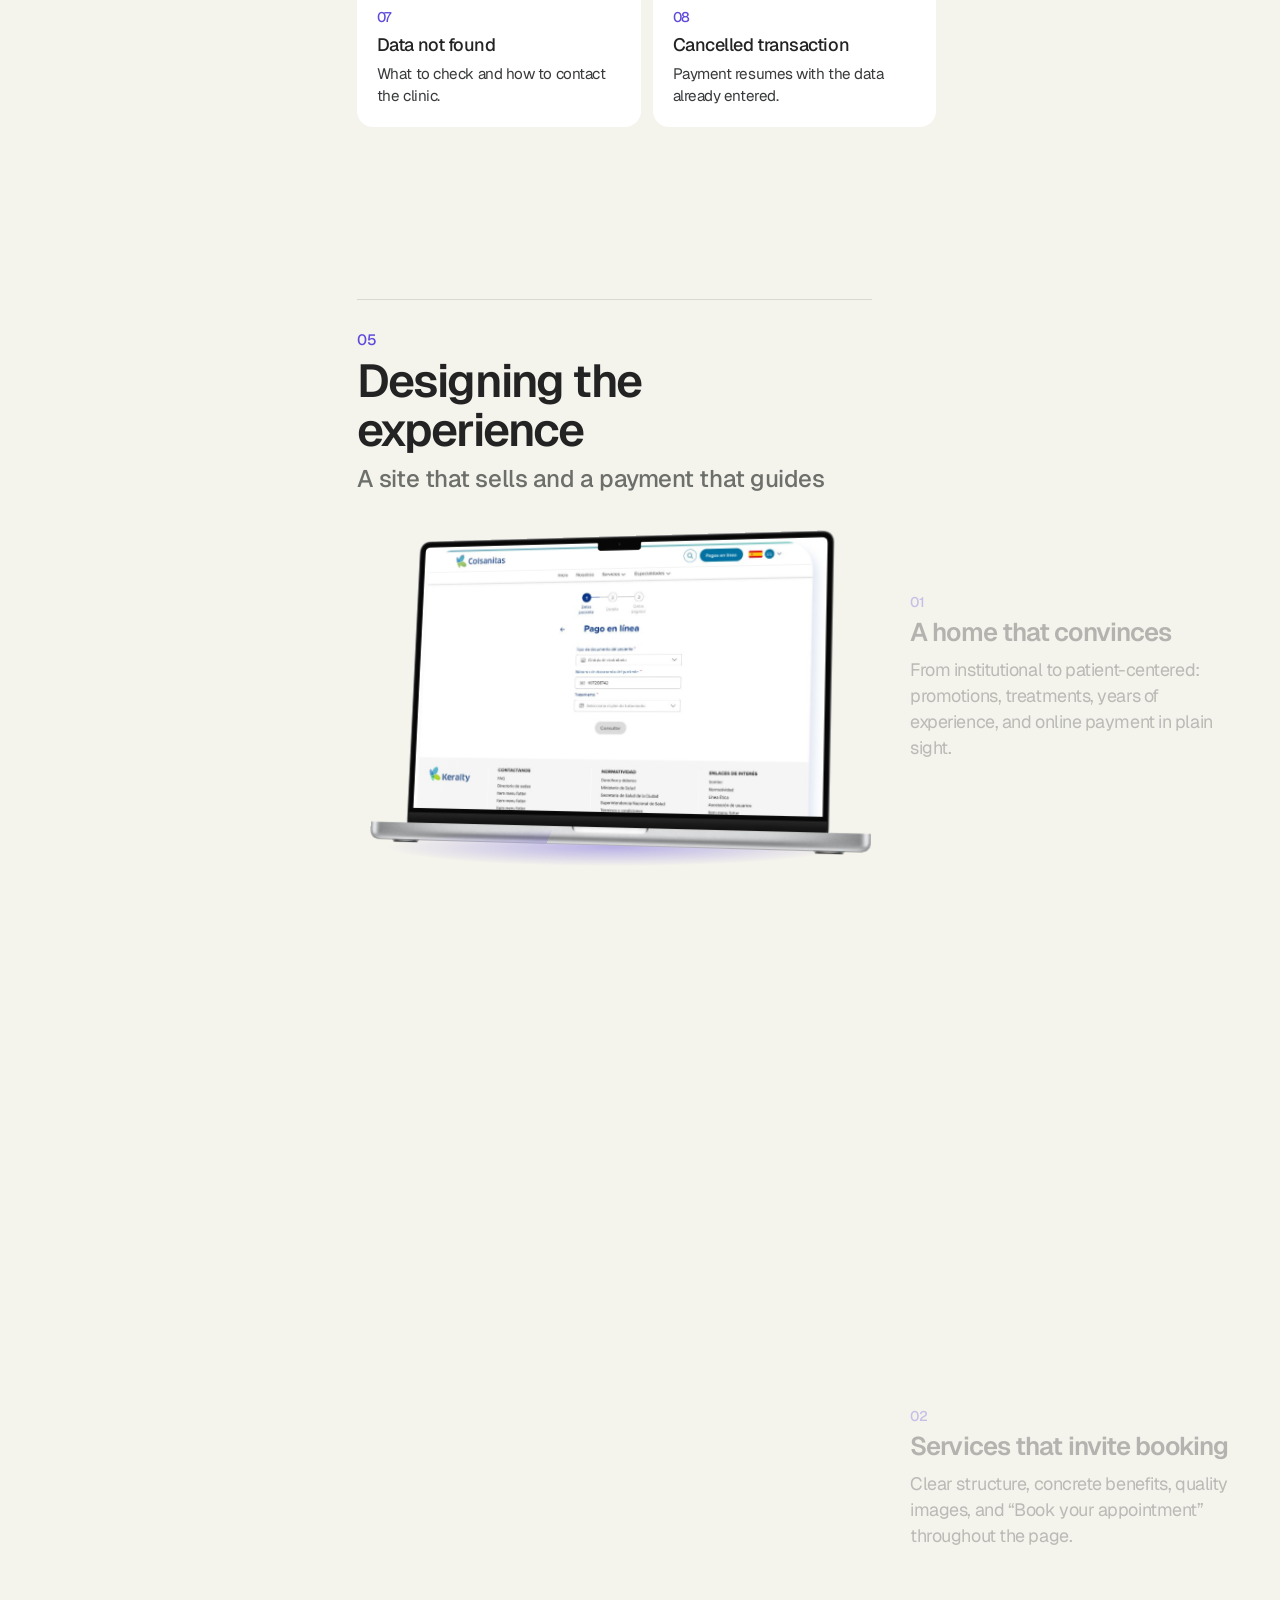
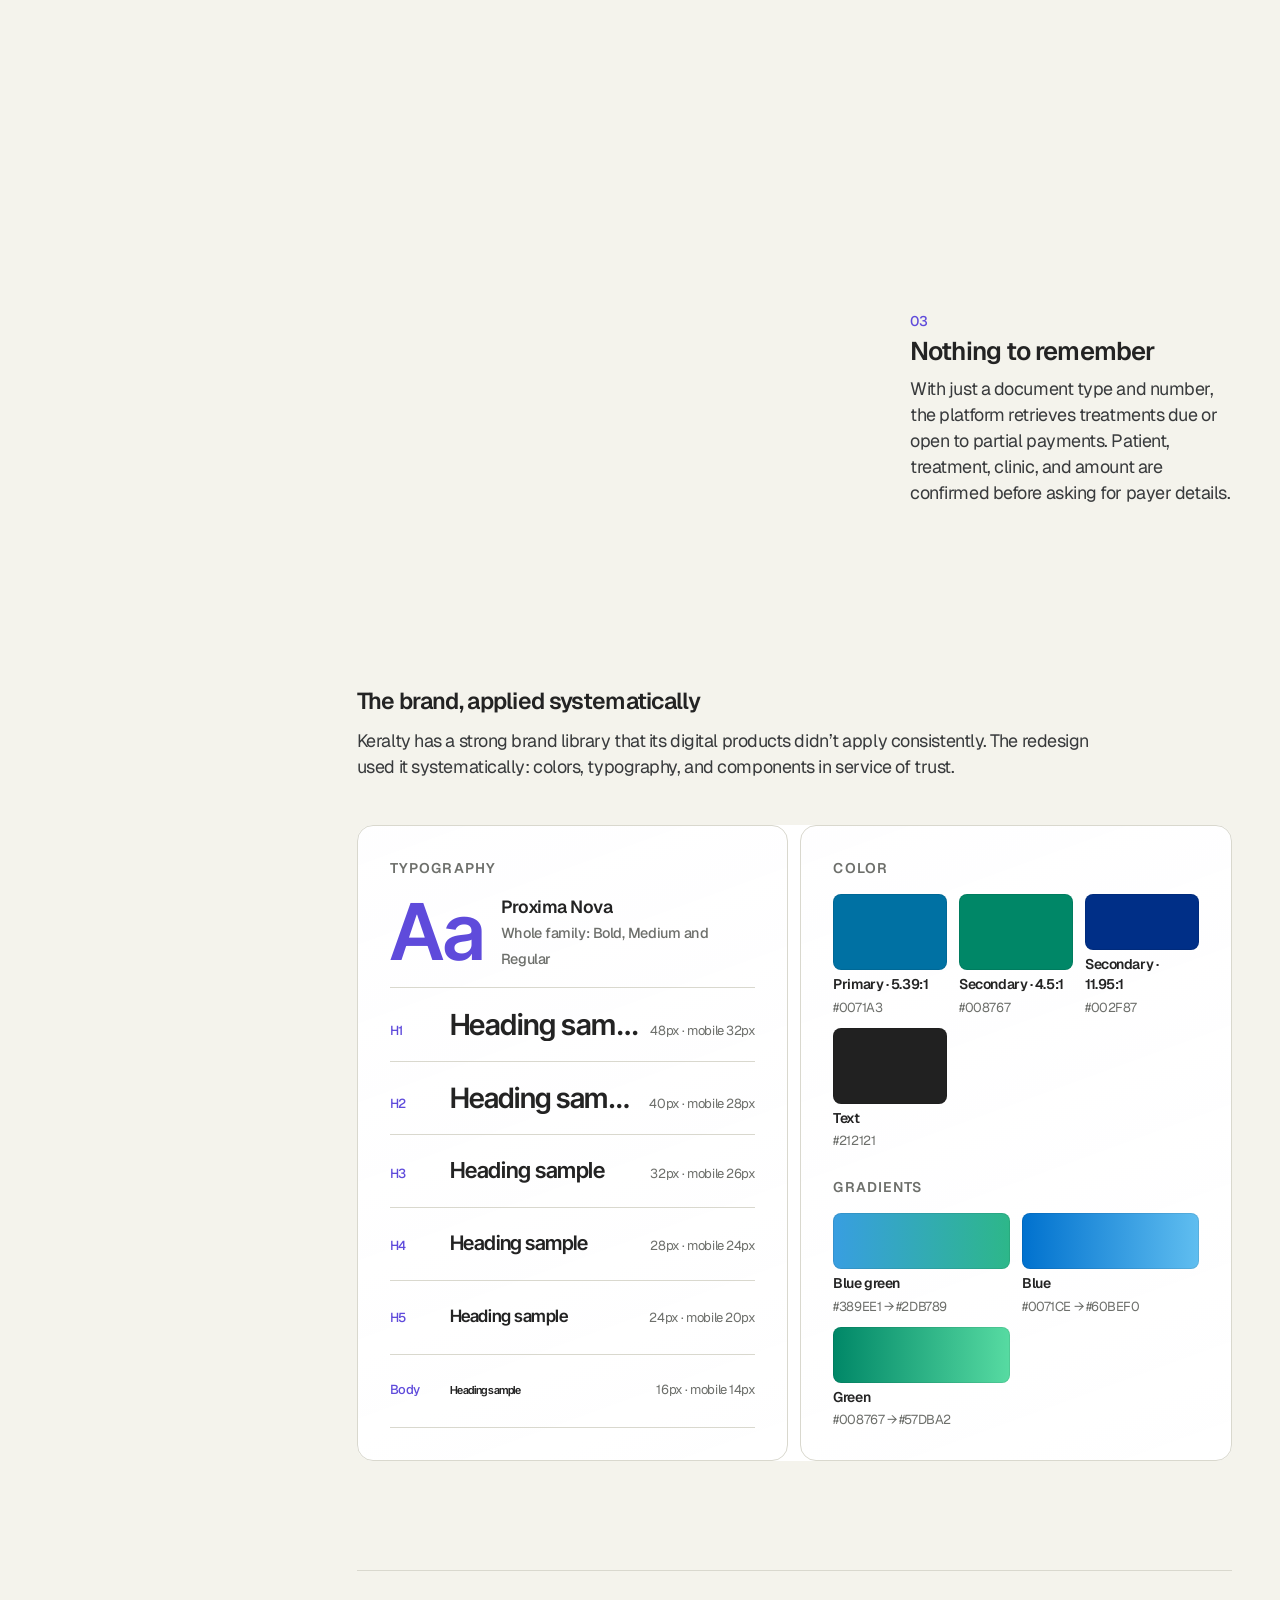
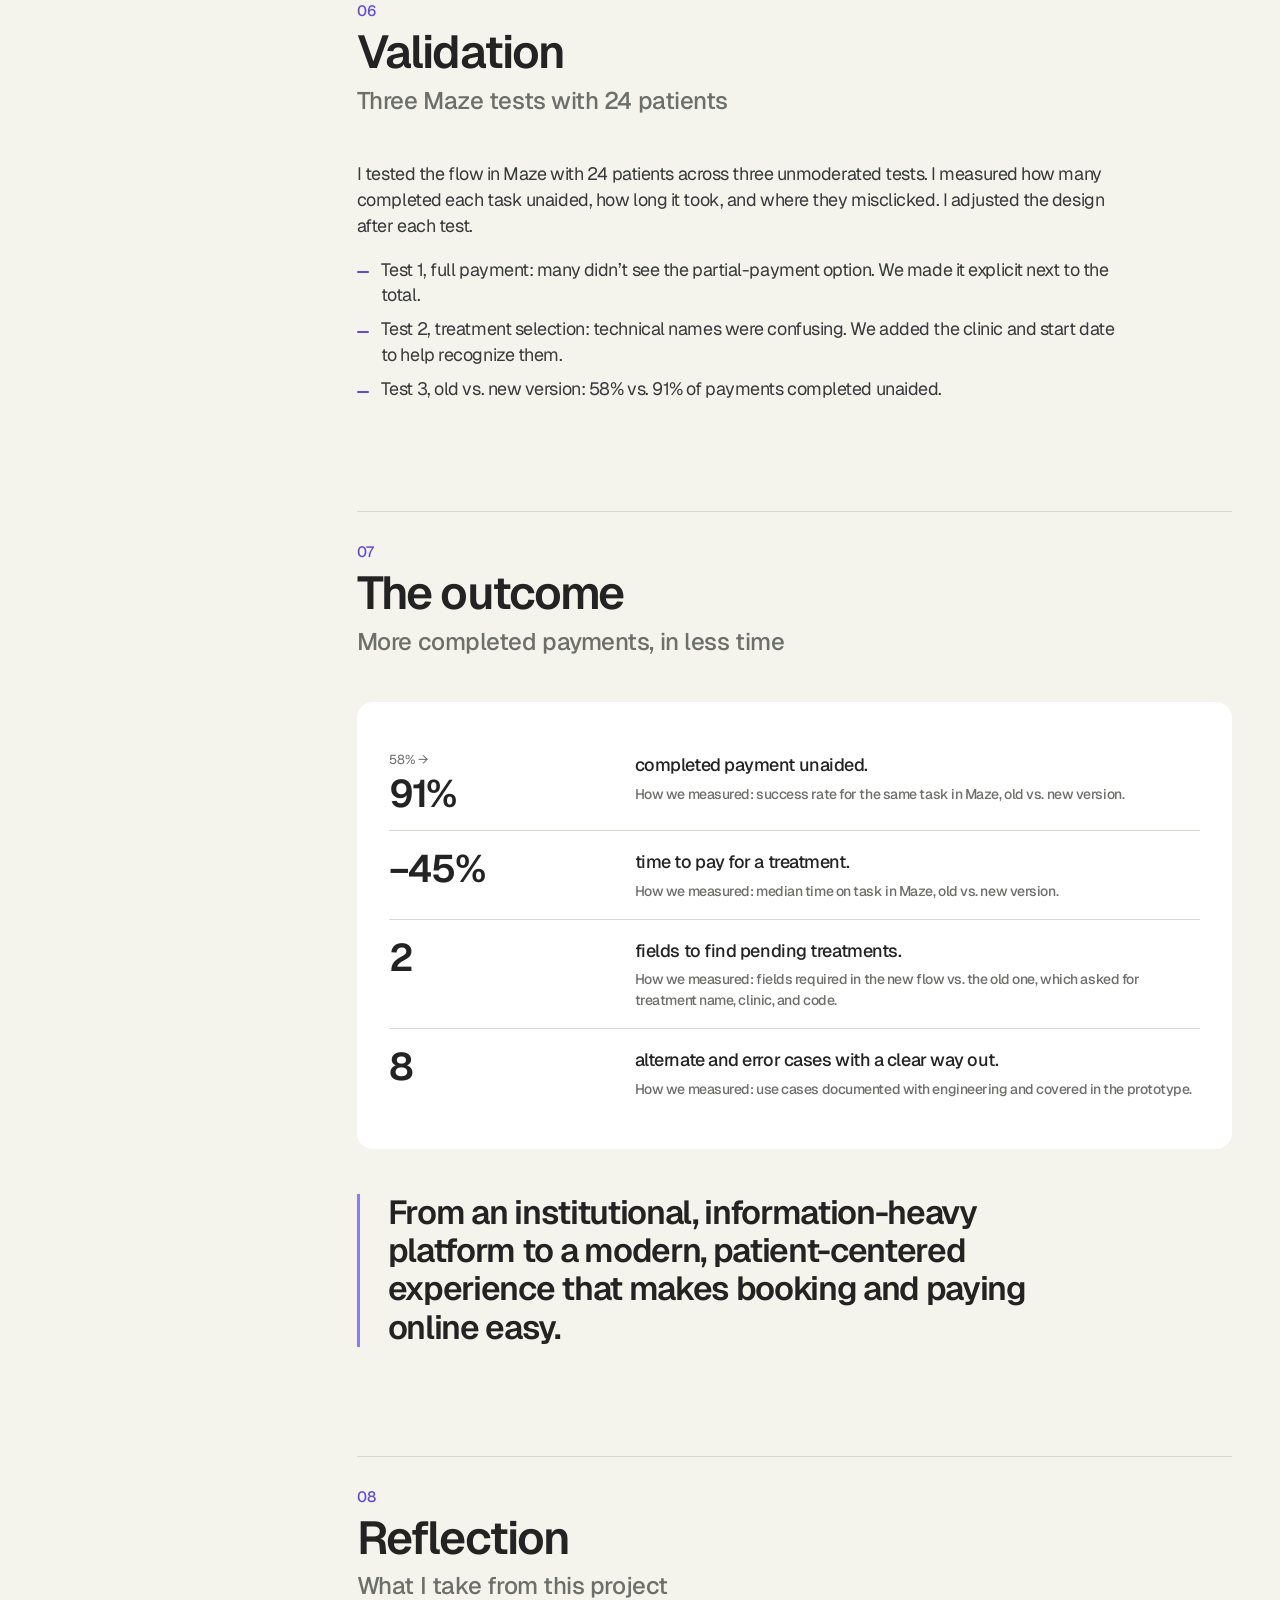
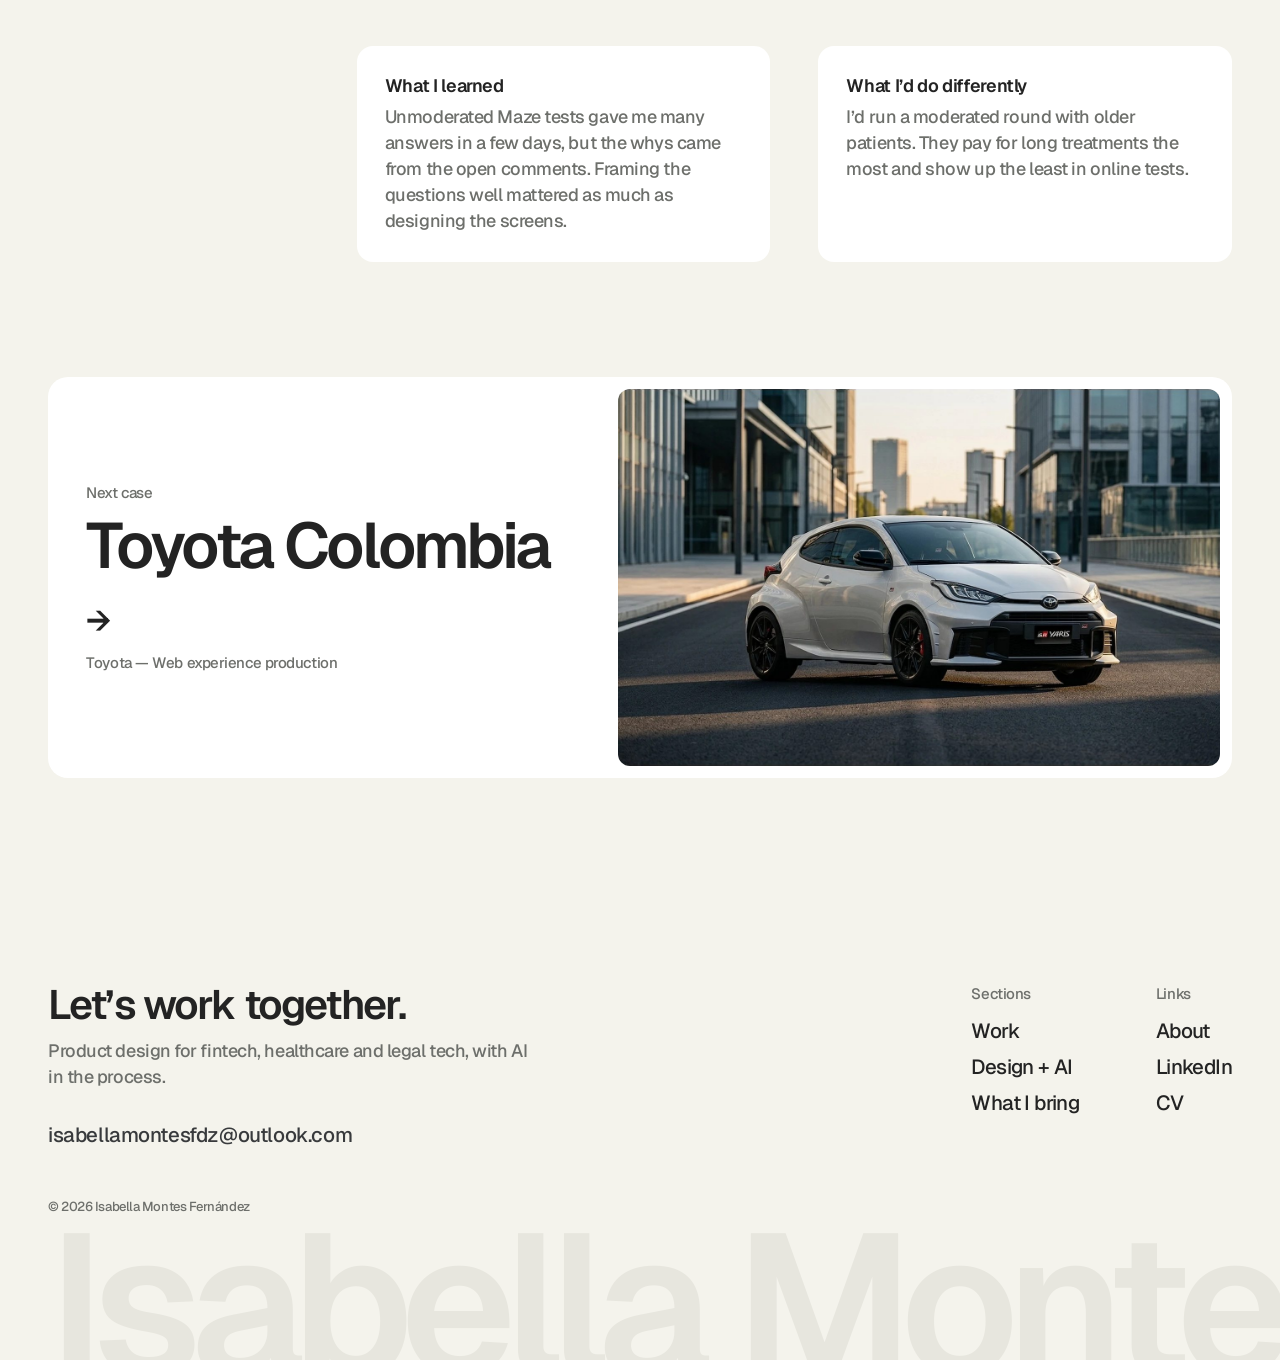
<file: keralty/index.html>
<!doctype html>
<html lang="es">
<head>
  <meta charset="utf-8">
  <base href="../">
  <meta name="viewport" content="width=device-width, initial-scale=1">
  <title>Dental Clinics — Keralty · Isabella Montes</title>
  <meta name="description" content="Rediseñé el sitio y el portal de pagos de las Clínicas Dentales Keralty: de un sitio institucional y un pago que obligaba a empezar de cero, a una experiencia guiada que genera confianza.">
  <meta property="og:title" content="Dental Clinics — Keralty · Isabella Montes">
  <meta property="og:description" content="Rediseñé el sitio y el portal de pagos de las Clínicas Dentales Keralty: de un sitio institucional y un pago que obligaba a empezar de cero, a una experiencia guiada que genera confianza.">
  <meta property="og:type" content="article">
  <meta property="og:site_name" content="Isabella Montes">
  <meta property="og:locale" content="es_CO">
  <meta property="og:locale:alternate" content="en_US">
  <meta property="og:url" content="https://bybelladesign.com/keralty/">
  <link rel="canonical" href="https://bybelladesign.com/keralty/">
  <meta property="og:image" content="https://bybelladesign.com/assets/og/keralty.jpg">
  <meta property="og:image:width" content="1200">
  <meta property="og:image:height" content="630">
  <meta property="og:image:alt" content="Dental Clinics — Keralty · Isabella Montes">
  <meta name="twitter:card" content="summary_large_image">
  <meta name="twitter:image" content="https://bybelladesign.com/assets/og/keralty.jpg">
  <meta name="theme-color" content="#F4F3EC">
  <link rel="icon" href="assets/favicon.svg" type="image/svg+xml">
  <link rel="icon" href="favicon.ico" sizes="48x48">
  <link rel="apple-touch-icon" href="assets/apple-touch-icon.png">
  <link rel="preconnect" href="https://fonts.googleapis.com">
  <link rel="preconnect" href="https://fonts.gstatic.com" crossorigin>
  <link href="https://fonts.googleapis.com/css2?family=Geist:wght@400;500;600&display=swap" rel="stylesheet">
  <!-- Fuentes de los design systems de los casos -->
  <link href="https://fonts.googleapis.com/css2?family=Inter+Tight:wght@400;500;600&family=Poppins:wght@600&display=swap" rel="stylesheet">
  <link rel="stylesheet" href="css/styles.css?v=202611256">
  <!-- Rediseño 2026: los casos con el mismo sistema que la home (crema, Geist, lavanda, tarjetas blancas) -->
  <link rel="stylesheet" href="css/case.css?v=202611256">
  <script>document.documentElement.classList.add("js")</script>
  <script src="data/proyectos.js?v=202611256" defer></script>
  <script src="data/home.js?v=202611256" defer></script>
  <script src="js/i18n.js?v=202611256" defer></script>
  <script src="js/home-v2.js?v=202611256" defer></script>
  <script src="js/render.js?v=202611256" defer></script>
  <script src="js/main.js?v=202611256" defer></script>
</head>
<body data-slug="keralty">

  <!-- generado por generar-casos.py: no editar, edita proyecto.html -->
  <!-- Plantilla única para todos los casos: el contenido sale de data/proyectos.js
       según la URL, por ejemplo proyecto.html?p=nova -->
  <a href="#main" class="skip" data-i18n="skip">Saltar al contenido</a>
  <div class="progress" role="progressbar" aria-valuemin="0" aria-valuemax="100" aria-valuenow="0" data-i18n-label="case.progress" aria-label="Progreso de lectura"><span></span></div>

  <header class="top header">
    <div class="top__left">
      <a href="./" class="top__logo pill" aria-label="Isabella Montes — inicio">
        <svg class="logo" viewBox="39 48 120 181" width="19" height="28" aria-hidden="true" focusable="false"><path fill-rule="evenodd" d="M41,170a59,59 0 1,0 118,0a59,59 0 1,0 -118,0Z M67,170a33,33 0 1,0 66,0a33,33 0 1,0 -66,0Z"></path><rect x="41" y="95" width="26" height="134"></rect><circle class="logo__dot" cx="54" cy="63" r="15"></circle></svg>
      </a>
      <div class="lang pill" role="group" data-i18n-label="lang.label" aria-label="Cambiar idioma">
        <button type="button" data-lang="es" aria-pressed="true">ES</button>
        <button type="button" data-lang="en" aria-pressed="false">EN</button>
      </div>
    </div>
    <div class="top__bar pill">
      <nav class="top__nav" aria-label="Principal">
        <a href="./#trabajo" aria-current="page" data-i18n="nav.work">Trabajo</a>
        <a href="./#ia" data-i18n="nav2.ai">Diseño + IA</a>
        <a href="./#sobre-mi" data-i18n="nav.about">Sobre mí</a>
        <a href="./#aporte" data-i18n="nav2.svc">Qué aporto</a>
      </nav>
      <a href="./#contacto" class="top__cta" data-i18n="nav2.cta">Escríbeme</a>
    </div>
  </header>

  <main id="main" class="case" data-case="" style="--c: #38d9c6;">
    <section class="case-hero">
      <div class="case-hero__inner">
        <a href="./#trabajo" class="case-hero__back link">← Todos los casos</a>
        <p class="case-hero__eyebrow" data-reveal="">Keralty · 2025 · Sitio web y portal de pagos</p>
        <h1 class="case-hero__name" data-words="">Dental Clinics</h1>
        
          <p class="roller" style="--len:23" aria-label="Paga sin recordar nada. Sin empezar de cero. Con total confianza.">
            <span class="roller__track" aria-hidden="true">
              <span class="roller__line">Paga sin recordar nada.</span><span class="roller__line">Sin empezar de cero.</span><span class="roller__line">Con total confianza.</span><span class="roller__line">Paga sin recordar nada.</span>
            </span>
          </p>
        <p class="case-hero__summary" data-reveal="">Un pago que te mandaba de vuelta al inicio se convirtió en un flujo guiado que el 91% de los pacientes completó sin ayuda.</p>
        <ul class="b-impact case-impact" aria-label="Impacto">
    <li data-reveal="" style="--d:0ms">
      <strong><small class="metric__from">58% →</small><span>91%</span></strong>
      <span>completó el pago sin ayuda (pruebas en Maze)</span>
    </li>
    <li data-reveal="" style="--d:90ms">
      <strong><small class="metric__from" aria-hidden="true">&nbsp;</small><span data-count="−45%">−45%</span></strong>
      <span>tiempo para pagar un tratamiento</span>
    </li>
    <li data-reveal="" style="--d:180ms">
      <strong><small class="metric__from" aria-hidden="true">&nbsp;</small><span data-count="24">24</span></strong>
      <span>pacientes en 3 pruebas: pago, tratamientos y versiones</span>
    </li>
    <li data-reveal="" style="--d:270ms">
      <strong><small class="metric__from" aria-hidden="true">&nbsp;</small><span data-count="2">2</span></strong>
      <span>datos para encontrar tus tratamientos</span>
    </li></ul>
      </div>
    </section>

    <dl class="case-facts" data-reveal="">
      <div><dt>Producto</dt><dd>Sitio web y portal de pagos</dd></div>
      <div><dt>Industria</dt><dd>Salud</dd></div>
      <div><dt>Rol</dt><dd>Product Designer</dd></div>
      <div><dt>Duración</dt><dd>3 meses</dd></div>
      <div><dt>Equipo</dt><dd>Producto, negocio e ingeniería</dd></div>
      <div><dt>Alcance</dt><dd>Benchmark, pruebas en Maze, UI, prototipado</dd></div>
    </dl>

    <p class="case-intro" data-reveal="">Rediseñé el sitio y el portal de pagos de las Clínicas Dentales Keralty: de un sitio institucional y un pago que obligaba a empezar de cero, a una experiencia guiada que genera confianza.</p>

    <div class="case-cover" data-reveal=""><div class="card__media comp comp--web" style="--g1:#04302E;--g2:#0E8C83;--g3:#7FF0E2"><div class="scr scr--main" data-depth="1"><img src="assets/proyectos/keralty/home-pantalla.jpg" alt="" decoding="async" loading="lazy"></div></div></div>

    <div class="case-layout">
      <nav class="toc" aria-label="En este caso">
        <p class="toc__title">En este caso</p>
        <ol><li><a href="#c-1"><span>01</span>El problema</a></li><li><a href="#c-5"><span>02</span>El contexto</a></li><li><a href="#c-8"><span>03</span>Investigación</a></li><li><a href="#c-12"><span>04</span>Decisiones clave</a></li><li><a href="#c-16"><span>05</span>Diseñar la experiencia</a></li><li><a href="#c-20"><span>06</span>Validación</a></li><li><a href="#c-22"><span>07</span>El resultado</a></li><li><a href="#c-25"><span>08</span>Reflexión</a></li></ol>
      </nav>
      <div class="case-body">
      <header class="b-chapter" id="c-1">
        <span class="b-chapter__num" aria-hidden="true">01</span>
        <div>
          <h2 class="b-chapter__title" data-words="">El problema</h2>
          <p class="b-chapter__sub" data-reveal="">Pagar era un ejercicio de memoria</p>
        </div>
      </header><p class="b-statement" data-words="">Un error en el pago te mandaba <em>de vuelta al inicio</em>. Y tenías que recordar <em>de memoria</em> qué tratamiento pagar.</p>
      <figure class="b-compare clip" data-reveal="" style="--pos:50%">
        <img class="b-compare__img" src="assets/proyectos/keralty/new-home.jpg" alt="Después: Nuevo home de las clínicas" decoding="async">
        <div class="b-compare__before">
          <img class="b-compare__img" src="assets/proyectos/keralty/previous.jpg" alt="Antes: Home anterior de las clínicas" decoding="async">
        </div>
        <span class="b-compare__label b-compare__label--before" aria-hidden="true">Antes</span>
        <span class="b-compare__label b-compare__label--after" aria-hidden="true">Después</span>
        <span class="b-compare__handle" aria-hidden="true"><span>↔</span></span>
        <input class="b-compare__range" type="range" min="0" max="100" value="50" aria-label="Comparar antes y después">
      </figure>
      <div class="b-versus">
        
          <section class="b-versus__col b-versus__col--antes" data-reveal="" style="--d:0ms">
            <h3>Antes</h3>
            <ul><li>Un sitio informativo, poco persuasivo</li><li>Flujo de pago sin jerarquía ni guía</li><li>Errores que obligaban a reiniciar todo</li><li>Llamados a la acción débiles</li></ul>
          </section>
          <section class="b-versus__col b-versus__col--despues" data-reveal="" style="--d:120ms">
            <h3>Después</h3>
            <ul><li>Promociones, tratamientos y experiencia en primer plano</li><li>Pasos claros: paciente → pago → pagador → confirmación</li><li>Prevención y recuperación de errores</li><li>“Agenda tu cita” siempre a la mano</li></ul>
          </section>
      </div>
      <header class="b-chapter" id="c-5">
        <span class="b-chapter__num" aria-hidden="true">02</span>
        <div>
          <h2 class="b-chapter__title" data-words="">El contexto</h2>
          <p class="b-chapter__sub" data-reveal="">Un sitio pensado como folleto y un pago pensado como trámite</p>
        </div>
      </header>
      <section class="b-text" data-reveal="">
        
        <div class="b-text__body"><p>Las Clínicas Dentales Keralty atienden a miles de pacientes con tratamientos que se pagan por partes: ortodoncia, implantes, rehabilitación. El sitio era la puerta de entrada para agendar y pagar, pero se pensó como un folleto institucional, y el pago en línea como un trámite.</p></div>
      </section>
      <section class="b-text" data-reveal="">
        <h3 class="b-text__title">Las restricciones</h3>
        <div class="b-text__body"><p>Trabajé con producto, negocio e ingeniería en un proyecto de 3 meses: diez días de benchmark y heurística, dos semanas de diseño y prototipo, y el resto en pruebas, ajustes y entrega.</p><ul class="b-list"><li>Una pasarela de pagos existente que no se podía reemplazar.</li><li>Quien paga no siempre es el paciente: padres, parejas, empresas.</li><li>Tratamientos con abonos parciales y saldos pendientes.</li><li>Una librería de marca sólida que había que respetar.</li></ul></div>
      </section>
      <header class="b-chapter" id="c-8">
        <span class="b-chapter__num" aria-hidden="true">03</span>
        <div>
          <h2 class="b-chapter__title" data-words="">Investigación</h2>
          <p class="b-chapter__sub" data-reveal="">Evidencia antes que opiniones</p>
        </div>
      </header>
      <ol class="b-process" data-reveal="" style="--n:4">
        
          <li style="--d:0ms;--k:0">
            <span class="b-process__dot" aria-hidden="true"></span>
            <span class="b-process__num">01</span>
            <h3>Heurística</h3>
            <p>Evaluación del sitio y del pago: navegación confusa, sin jerarquía ni prevención de errores.</p>
          </li>
          <li style="--d:160ms;--k:1">
            <span class="b-process__dot" aria-hidden="true"></span>
            <span class="b-process__num">02</span>
            <h3>Benchmark</h3>
            <p>Plataformas de salud y odontología nacionales e internacionales.</p>
          </li>
          <li style="--d:320ms;--k:2">
            <span class="b-process__dot" aria-hidden="true"></span>
            <span class="b-process__num">03</span>
            <h3>Wireframes</h3>
            <p>Recorrido reestructurado: menos pasos, más jerarquía y prevención de errores.</p>
          </li>
          <li style="--d:480ms;--k:3">
            <span class="b-process__dot" aria-hidden="true"></span>
            <span class="b-process__num">04</span>
            <h3>Pruebas en Maze</h3>
            <p>Tres pruebas no moderadas: pago, selección de tratamientos y versión anterior frente a la nueva.</p>
          </li>
      </ol>
      <section class="b-cards-wrap">
        <h3 class="b-text__title" data-reveal="">Lo que encontramos</h3>
        <ul class="b-cards" style="--n:3">
          
            <li class="b-card" data-reveal="" style="--d:0ms">
              <span class="b-card__num">01</span>
              
              <p>El sitio era más informativo que persuasivo y atraía pocos pacientes nuevos.</p>
            </li>
            <li class="b-card" data-reveal="" style="--d:80ms">
              <span class="b-card__num">02</span>
              
              <p>La navegación no respondía a lo que esperaban los pacientes.</p>
            </li>
            <li class="b-card" data-reveal="" style="--d:160ms">
              <span class="b-card__num">03</span>
              
              <p>El pago obligaba a reiniciar cuando había un error.</p>
            </li>
            <li class="b-card" data-reveal="" style="--d:0ms">
              <span class="b-card__num">04</span>
              
              <p>La competencia ofrecía experiencias más claras y atractivas.</p>
            </li>
            <li class="b-card" data-reveal="" style="--d:80ms">
              <span class="b-card__num">05</span>
              
              <p>Llamados a la acción débiles reducían citas y pagos.</p>
            </li>
        </ul>
      </section>
      <figure class="b-insight" data-reveal="">
        <p class="b-insight__tag">El hallazgo que cambió el flujo</p>
        <blockquote class="b-insight__quote">“No sé cómo se llama mi tratamiento. Solo sé que es el de los brackets.”</blockquote>
        <figcaption class="b-insight__source">Paciente, primera prueba del flujo de pago en Maze</figcaption>
        <p class="b-insight__so"><span>Por eso:</span> el pago no podía depender de la memoria del paciente. Decidimos que la plataforma buscara los tratamientos a partir del documento.</p>
      </figure>
      <header class="b-chapter" id="c-12">
        <span class="b-chapter__num" aria-hidden="true">04</span>
        <div>
          <h2 class="b-chapter__title" data-words="">Decisiones clave</h2>
          <p class="b-chapter__sub" data-reveal="">Nada que recordar y nada que perder</p>
        </div>
      </header>
      <section class="b-decision" data-reveal="">
        <h3 class="b-text__title">Buscar con el documento, no con la memoria</h3>
        <dl class="b-decision__steps">
          
            <div class="b-decision__step b-decision__step--problema" style="--d:0ms">
              <dt>Problema</dt>
              <dd>Para pagar había que escribir el nombre del tratamiento y la clínica, y casi nadie los recordaba.</dd>
            </div>
            <div class="b-decision__step b-decision__step--hallazgo" style="--d:90ms">
              <dt>Hallazgo</dt>
              <dd>Los pacientes reconocen su tratamiento cuando lo ven, pero no lo recuerdan cuando lo tienen que escribir.</dd>
            </div>
            <div class="b-decision__step b-decision__step--decision" style="--d:180ms">
              <dt>Decisión</dt>
              <dd>Con tipo y número de documento, la plataforma muestra los tratamientos pendientes o que admiten abonos.</dd>
            </div>
            <div class="b-decision__step b-decision__step--porque" style="--d:270ms">
              <dt>Por qué</dt>
              <dd>Reconocer es más fácil que recordar: pasamos de varios campos de memoria a 2 datos que todos tienen a mano.</dd>
            </div>
        </dl>
      </section>
      <section class="b-decision" data-reveal="">
        <h3 class="b-text__title">Diseñar para cuando algo falla</h3>
        <dl class="b-decision__steps">
          
            <div class="b-decision__step b-decision__step--problema" style="--d:0ms">
              <dt>Problema</dt>
              <dd>Cualquier error en el pago mandaba al paciente de vuelta al inicio.</dd>
            </div>
            <div class="b-decision__step b-decision__step--hallazgo" style="--d:90ms">
              <dt>Hallazgo</dt>
              <dd>Los errores más comunes no eran del paciente: la pasarela caída, respuestas lentas o datos que no se encontraban.</dd>
            </div>
            <div class="b-decision__step b-decision__step--decision" style="--d:180ms">
              <dt>Decisión</dt>
              <dd>Mapear cada caso alterno y de error con ingeniería, y darle a cada uno un mensaje y una salida sin perder lo ya ingresado.</dd>
            </div>
            <div class="b-decision__step b-decision__step--porque" style="--d:270ms">
              <dt>Por qué</dt>
              <dd>En un pago, la confianza se gana o se pierde cuando algo sale mal.</dd>
            </div>
        </dl>
      </section>
      <section class="b-cards-wrap">
        <h3 class="b-text__title" data-reveal="">Los casos que diseñamos</h3>
        <ul class="b-cards" style="--n:3">
          
            <li class="b-card" data-reveal="" style="--d:0ms">
              <span class="b-card__num">01</span>
              <h4>Campos omitidos</h4>
              <p>Se señala el dato faltante sin borrar el resto.</p>
            </li>
            <li class="b-card" data-reveal="" style="--d:80ms">
              <span class="b-card__num">02</span>
              <h4>Otro pagador</h4>
              <p>Quien paga puede ser distinto del paciente.</p>
            </li>
            <li class="b-card" data-reveal="" style="--d:160ms">
              <span class="b-card__num">03</span>
              <h4>Cambio de opción</h4>
              <p>Volver atrás para elegir otro tratamiento sin empezar de cero.</p>
            </li>
            <li class="b-card" data-reveal="" style="--d:0ms">
              <span class="b-card__num">04</span>
              <h4>Pago pendiente</h4>
              <p>Si hay un pago en proceso, se avisa antes de cobrar dos veces.</p>
            </li>
            <li class="b-card" data-reveal="" style="--d:80ms">
              <span class="b-card__num">05</span>
              <h4>Servicio caído</h4>
              <p>Un mensaje claro y la opción de intentar más tarde.</p>
            </li>
            <li class="b-card" data-reveal="" style="--d:160ms">
              <span class="b-card__num">06</span>
              <h4>Respuesta lenta</h4>
              <p>Estado de carga visible para que nadie pague dos veces.</p>
            </li>
            <li class="b-card" data-reveal="" style="--d:0ms">
              <span class="b-card__num">07</span>
              <h4>Datos no encontrados</h4>
              <p>Qué revisar y cómo contactar a la clínica.</p>
            </li>
            <li class="b-card" data-reveal="" style="--d:80ms">
              <span class="b-card__num">08</span>
              <h4>Transacción cancelada</h4>
              <p>Se retoma el pago con los datos ya ingresados.</p>
            </li>
        </ul>
      </section>
      <div class="b-spot">
        <div class="b-spot__aside">
          
      <header class="b-chapter b-chapter--pinned" id="c-16">
        <span class="b-chapter__num" aria-hidden="true">05</span>
        <div>
          <h2 class="b-chapter__title" data-words="">Diseñar la experiencia</h2>
          <p class="b-chapter__sub" data-reveal="">Un sitio que vende y un pago que acompaña</p>
        </div>
      </header>
          <div class="b-spot__media" aria-hidden="true">
            <div class="device dv--frontal dv--desk"><div class="device__screen"><img src="assets/proyectos/keralty/new-home.jpg" alt="" data-i="0" class="is-active" decoding="async"><img src="assets/proyectos/keralty/service.jpg" alt="" data-i="1" class="" decoding="async"><img src="assets/proyectos/keralty/pay-1.jpg" alt="" data-i="2" class="" decoding="async"></div><img class="dv__frame" src="assets/mockups/macbook-front.webp" alt="" decoding="async"></div>
          </div>
        </div>
        <ol class="b-spot__steps">
          
            <li class="b-spot__step is-active" data-i="0">
              <span class="b-spot__num">01</span>
              <h3>Un home que convence</h3>
              <p>Del tono institucional a uno centrado en el paciente: promociones, tratamientos, años de experiencia y el pago en línea a la vista.</p>
              <div class="b-spot__inline"><div class="device dv--frontal dv--desk"><div class="device__screen"><img src="assets/proyectos/keralty/new-home.jpg" alt="Nuevo home" decoding="async"></div><img class="dv__frame" src="assets/mockups/macbook-front.webp" alt="" decoding="async"></div></div>
            </li>
            <li class="b-spot__step" data-i="1">
              <span class="b-spot__num">02</span>
              <h3>Servicios que invitan a agendar</h3>
              <p>Estructura clara, beneficios concretos, buenas imágenes y “Agenda tu cita” a lo largo de la página.</p>
              <div class="b-spot__inline"><div class="device dv--frontal dv--desk"><div class="device__screen"><img src="assets/proyectos/keralty/service.jpg" alt="Página del servicio de ortodoncia" decoding="async"></div><img class="dv__frame" src="assets/mockups/macbook-front.webp" alt="" decoding="async"></div></div>
            </li>
            <li class="b-spot__step" data-i="2">
              <span class="b-spot__num">03</span>
              <h3>Nada que recordar</h3>
              <p>Con el tipo y número de documento, la plataforma trae los tratamientos pendientes de pago o que admiten abonos. Paciente, tratamiento, clínica y valor se confirman antes de pedir los datos del pagador.</p>
              <div class="b-spot__inline"><div class="device dv--frontal dv--desk"><div class="device__screen"><img src="assets/proyectos/keralty/pay-1.jpg" alt="Paso inicial del pago" decoding="async"></div><img class="dv__frame" src="assets/mockups/macbook-front.webp" alt="" decoding="async"></div></div>
            </li>
        </ol>
      </div>
      <section class="b-text" data-reveal="">
        <h3 class="b-text__title">La marca, aplicada con sistema</h3>
        <div class="b-text__body"><p>Keralty tiene una librería de marca sólida que sus productos digitales no aplicaban de forma consistente. El rediseño la usó de manera sistemática: colores, tipografía y componentes al servicio de la confianza.</p></div>
      </section>
      <div class="b-ds" data-reveal="">
        <section class="b-ds__col">
          <h4 class="b-ds__label">Tipografía</h4>
          
            <div class="b-ds__font">
              <span class="b-ds__aa" style="font-family:'Proxima Nova', 'Inter Tight', sans-serif" aria-hidden="true">Aa</span>
              <div><strong>Proxima Nova</strong><span>Toda la familia: Bold, Medium y Regular</span></div>
            </div>
          
            <ul class="b-ds__scale" style="font-family:'Proxima Nova', 'Inter Tight', sans-serif">
              
                <li>
                  <span class="b-ds__tag">H1</span>
                  <span class="b-ds__sample" style="font-size:29px">Título de ejemplo</span>
                  <span class="b-ds__px">48px · móvil 32px</span>
                </li>
                <li>
                  <span class="b-ds__tag">H2</span>
                  <span class="b-ds__sample" style="font-size:28px">Título de ejemplo</span>
                  <span class="b-ds__px">40px · móvil 28px</span>
                </li>
                <li>
                  <span class="b-ds__tag">H3</span>
                  <span class="b-ds__sample" style="font-size:22px">Título de ejemplo</span>
                  <span class="b-ds__px">32px · móvil 26px</span>
                </li>
                <li>
                  <span class="b-ds__tag">H4</span>
                  <span class="b-ds__sample" style="font-size:20px">Título de ejemplo</span>
                  <span class="b-ds__px">28px · móvil 24px</span>
                </li>
                <li>
                  <span class="b-ds__tag">H5</span>
                  <span class="b-ds__sample" style="font-size:17px">Título de ejemplo</span>
                  <span class="b-ds__px">24px · móvil 20px</span>
                </li>
                <li>
                  <span class="b-ds__tag">Body</span>
                  <span class="b-ds__sample" style="font-size:11px">Título de ejemplo</span>
                  <span class="b-ds__px">16px · móvil 14px</span>
                </li>
            </ul>
        </section>
        <section class="b-ds__col">
          <h4 class="b-ds__label">Color</h4>
          <ul class="b-ds__swatches">
            
              <li><span class="b-ds__chip" style="background:#0071A3"></span><strong>Principal · 5.39:1</strong><code>#0071A3</code></li>
              <li><span class="b-ds__chip" style="background:#008767"></span><strong>Secundario · 4.5:1</strong><code>#008767</code></li>
              <li><span class="b-ds__chip" style="background:#002F87"></span><strong>Secundario · 11.95:1</strong><code>#002F87</code></li>
              <li><span class="b-ds__chip" style="background:#212121"></span><strong>Texto</strong><code>#212121</code></li>
          </ul>
          
            <h4 class="b-ds__label">Degradados</h4>
            <ul class="b-ds__grads">
              
                <li><span class="b-ds__chip" style="background:linear-gradient(90deg, #389EE1, #2DB789)"></span><strong>Azul verde</strong><code>#389EE1 → #2DB789</code></li>
                <li><span class="b-ds__chip" style="background:linear-gradient(90deg, #0071CE, #60BEF0)"></span><strong>Azul</strong><code>#0071CE → #60BEF0</code></li>
                <li><span class="b-ds__chip" style="background:linear-gradient(90deg, #008767, #57DBA2)"></span><strong>Verde</strong><code>#008767 → #57DBA2</code></li>
            </ul>
          
        </section>
      </div>
      <header class="b-chapter" id="c-20">
        <span class="b-chapter__num" aria-hidden="true">06</span>
        <div>
          <h2 class="b-chapter__title" data-words="">Validación</h2>
          <p class="b-chapter__sub" data-reveal="">Tres pruebas en Maze con 24 pacientes</p>
        </div>
      </header>
      <section class="b-text" data-reveal="">
        
        <div class="b-text__body"><p>Probé el flujo en Maze con 24 pacientes, en tres pruebas no moderadas. Medí cuántos completaban cada tarea sin ayuda, cuánto tardaban y dónde hacían clic por error. Después de cada prueba ajusté el diseño.</p><ul class="b-list"><li>Prueba 1, el pago completo: muchos no veían la opción de abonar. La hicimos explícita junto al valor total.</li><li>Prueba 2, la selección de tratamientos: los nombres técnicos confundían. Agregamos la clínica y la fecha de inicio para reconocerlos.</li><li>Prueba 3, versión anterior frente a la nueva: 58% frente a 91% de pagos completados sin ayuda.</li></ul></div>
      </section>
      <header class="b-chapter" id="c-22">
        <span class="b-chapter__num" aria-hidden="true">07</span>
        <div>
          <h2 class="b-chapter__title" data-words="">El resultado</h2>
          <p class="b-chapter__sub" data-reveal="">Más pagos completados, en menos tiempo</p>
        </div>
      </header>
      <section class="b-outcome" data-reveal="">
        
        <ul class="b-outcome__list">
          
            <li>
              <strong><small class="metric__from">58% →</small>91%</strong>
              <div><p>completó el pago sin ayuda.</p><p class="b-outcome__how"><span>Cómo se midió:</span> tasa de éxito de la misma tarea en Maze, versión anterior frente a la nueva.</p></div>
            </li>
            <li>
              <strong>−45%</strong>
              <div><p>tiempo para pagar un tratamiento.</p><p class="b-outcome__how"><span>Cómo se midió:</span> mediana del tiempo en la tarea en Maze, versión anterior frente a la nueva.</p></div>
            </li>
            <li>
              <strong>2</strong>
              <div><p>datos para encontrar los tratamientos pendientes.</p><p class="b-outcome__how"><span>Cómo se midió:</span> campos necesarios en el flujo nuevo frente al anterior, que pedía nombre del tratamiento, clínica y código.</p></div>
            </li>
            <li>
              <strong>8</strong>
              <div><p>casos alternos y de error con una salida clara.</p><p class="b-outcome__how"><span>Cómo se midió:</span> casos de uso documentados con ingeniería y cubiertos en el prototipo.</p></div>
            </li>
        </ul>
      </section><blockquote class="b-quote"><p data-words="">De una plataforma institucional y cargada de información a una experiencia moderna y centrada en el paciente, que facilita agendar y pagar en línea.</p></blockquote>
      <header class="b-chapter" id="c-25">
        <span class="b-chapter__num" aria-hidden="true">08</span>
        <div>
          <h2 class="b-chapter__title" data-words="">Reflexión</h2>
          <p class="b-chapter__sub" data-reveal="">Lo que me llevo de este proyecto</p>
        </div>
      </header>
      <section class="b-reflection" data-reveal="">
        
        <div class="b-reflection__cols">
          <div><h4>Lo que aprendí</h4><p>Las pruebas no moderadas en Maze me dieron muchas respuestas en pocos días, pero los porqués llegaron de los comentarios abiertos. Formular bien las preguntas fue tan importante como diseñar las pantallas.</p></div>
          <div><h4>Lo que haría distinto</h4><p>Haría una ronda moderada con pacientes mayores. Es el grupo que más paga tratamientos largos y el que menos aparece en las pruebas en línea.</p></div>
        </div>
      </section></div>
    </div>

    <a href="toyota/" class="next next--cover" style="--c:#EB0A1E">
      <span class="next__text">
        <span class="next__label">Siguiente caso</span>
        <span class="next__title">Toyota Colombia <span class="arrow" aria-hidden="true">→</span></span>
        <span class="next__tags">Toyota — Producción de experiencias web</span>
      </span>
      <div class="next__cover"><div class="card__media card__media--scene"><img src="assets/proyectos/toyota/gr-yaris-tres-cuartos.jpg" alt="GR Yaris blanco en una calle de ciudad al atardecer, imagen creada con IA" decoding="async" loading="lazy"></div></div>
    </a></main>


  <footer class="foot2">
    <div class="foot2__in">
      <div class="foot2__main">
        <h2 class="foot2__title" data-i18n="ft.title">Trabajemos juntos.</h2>
        <p class="foot2__text" data-i18n="ft.text">Product design para fintech, salud y legal tech, con IA en el proceso.</p>
        <a class="foot2__mail" href="mailto:isabellamontesfdz@outlook.com">isabellamontesfdz@outlook.com</a>
      </div>
      <nav class="foot2__col" aria-labelledby="ft-main">
        <p id="ft-main" data-i18n="ft.main">Secciones</p>
        <a href="./#trabajo" data-i18n="nav.work">Trabajo</a>
        <a href="./#ia" data-i18n="nav2.ai">Diseño + IA</a>
        <a href="./#aporte" data-i18n="nav2.svc">Qué aporto</a>
      </nav>
      <nav class="foot2__col" aria-labelledby="ft-links">
        <p id="ft-links" data-i18n="ft.links">Enlaces</p>
        <a href="./#sobre-mi" data-i18n="nav.about">Sobre mí</a>
        <a href="https://www.linkedin.com/in/isabellamontesux-uidesigner/" target="_blank" rel="noopener">LinkedIn</a>
        <a href="assets/cv-isabella-montes.pdf" data-i18n-href="cv.href" target="_blank" rel="noopener" data-i18n="nav2.cv">CV</a>
      </nav>
      <p class="foot2__legal">© <span class="year">2026</span> Isabella Montes Fernández</p>
    </div>
    <p class="foot2__big" aria-hidden="true">Isabella Montes</p>
  </footer>
</body>
</html>
</file>
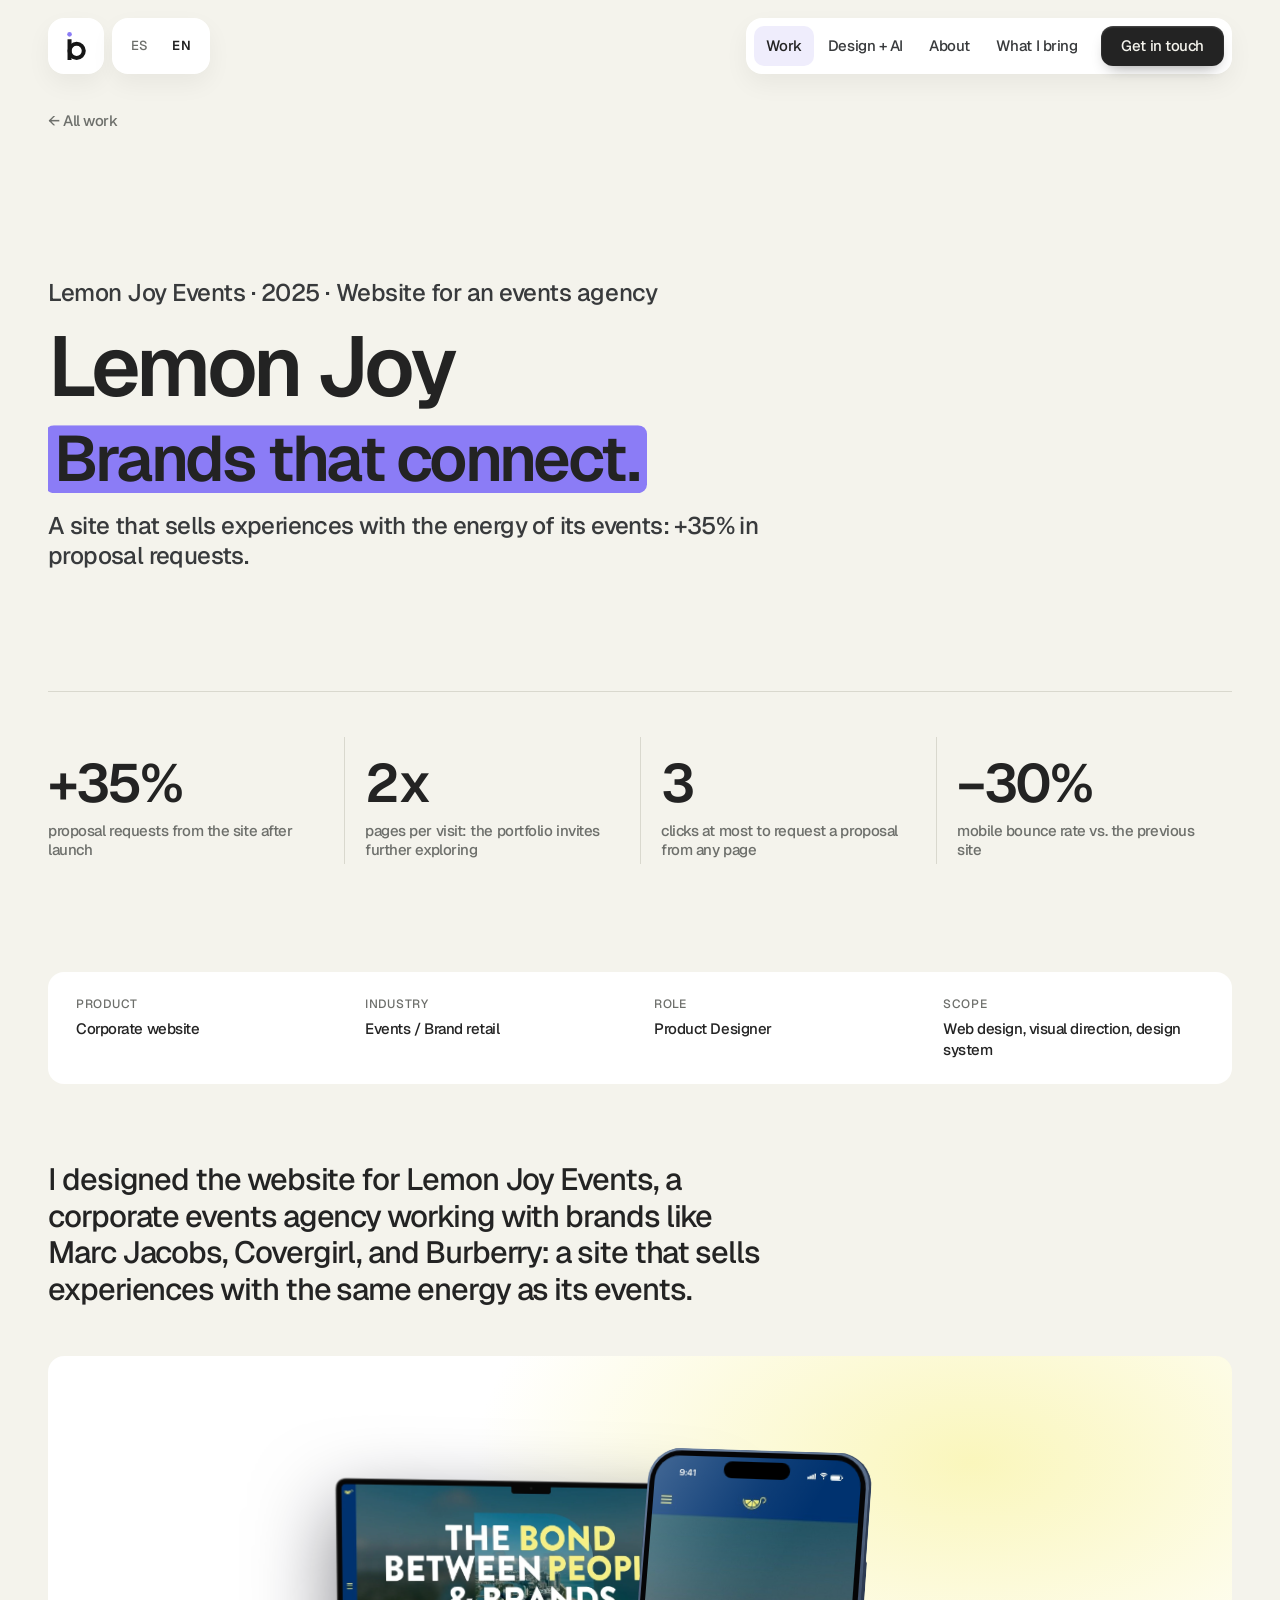
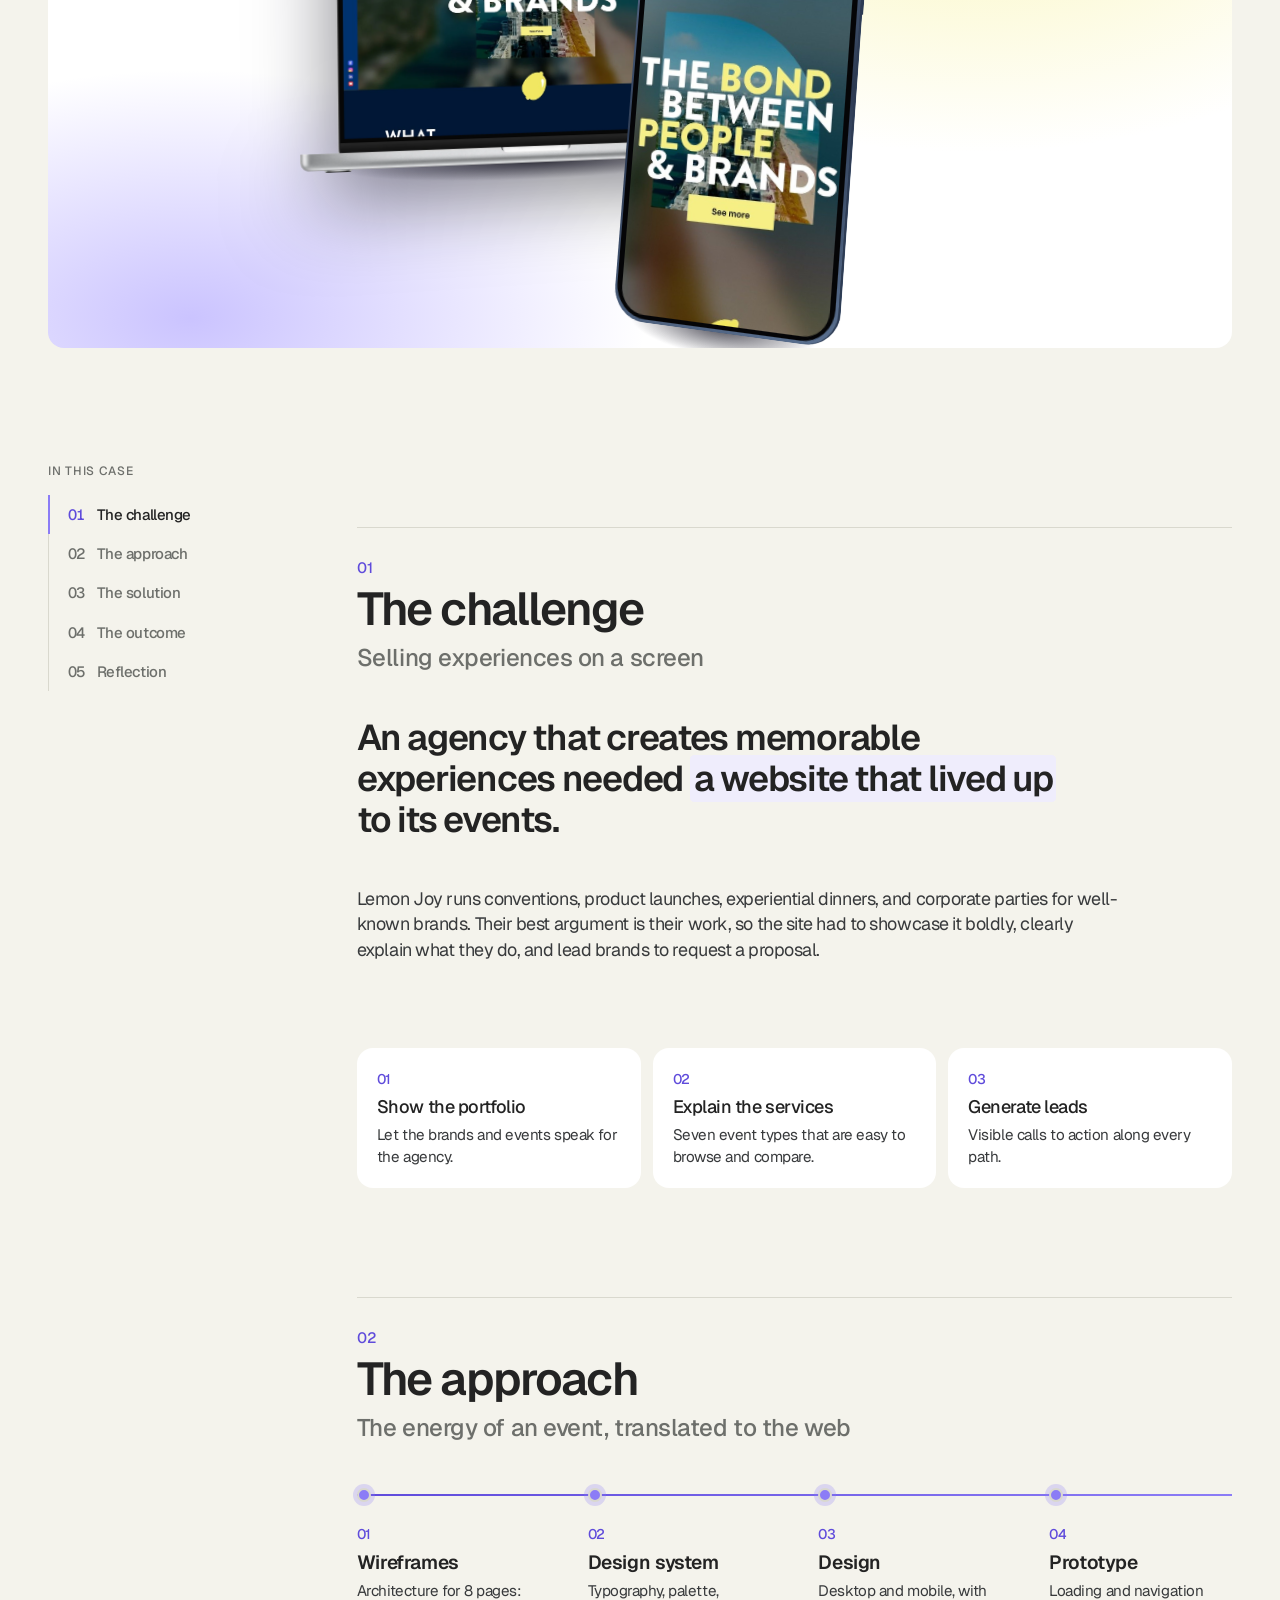
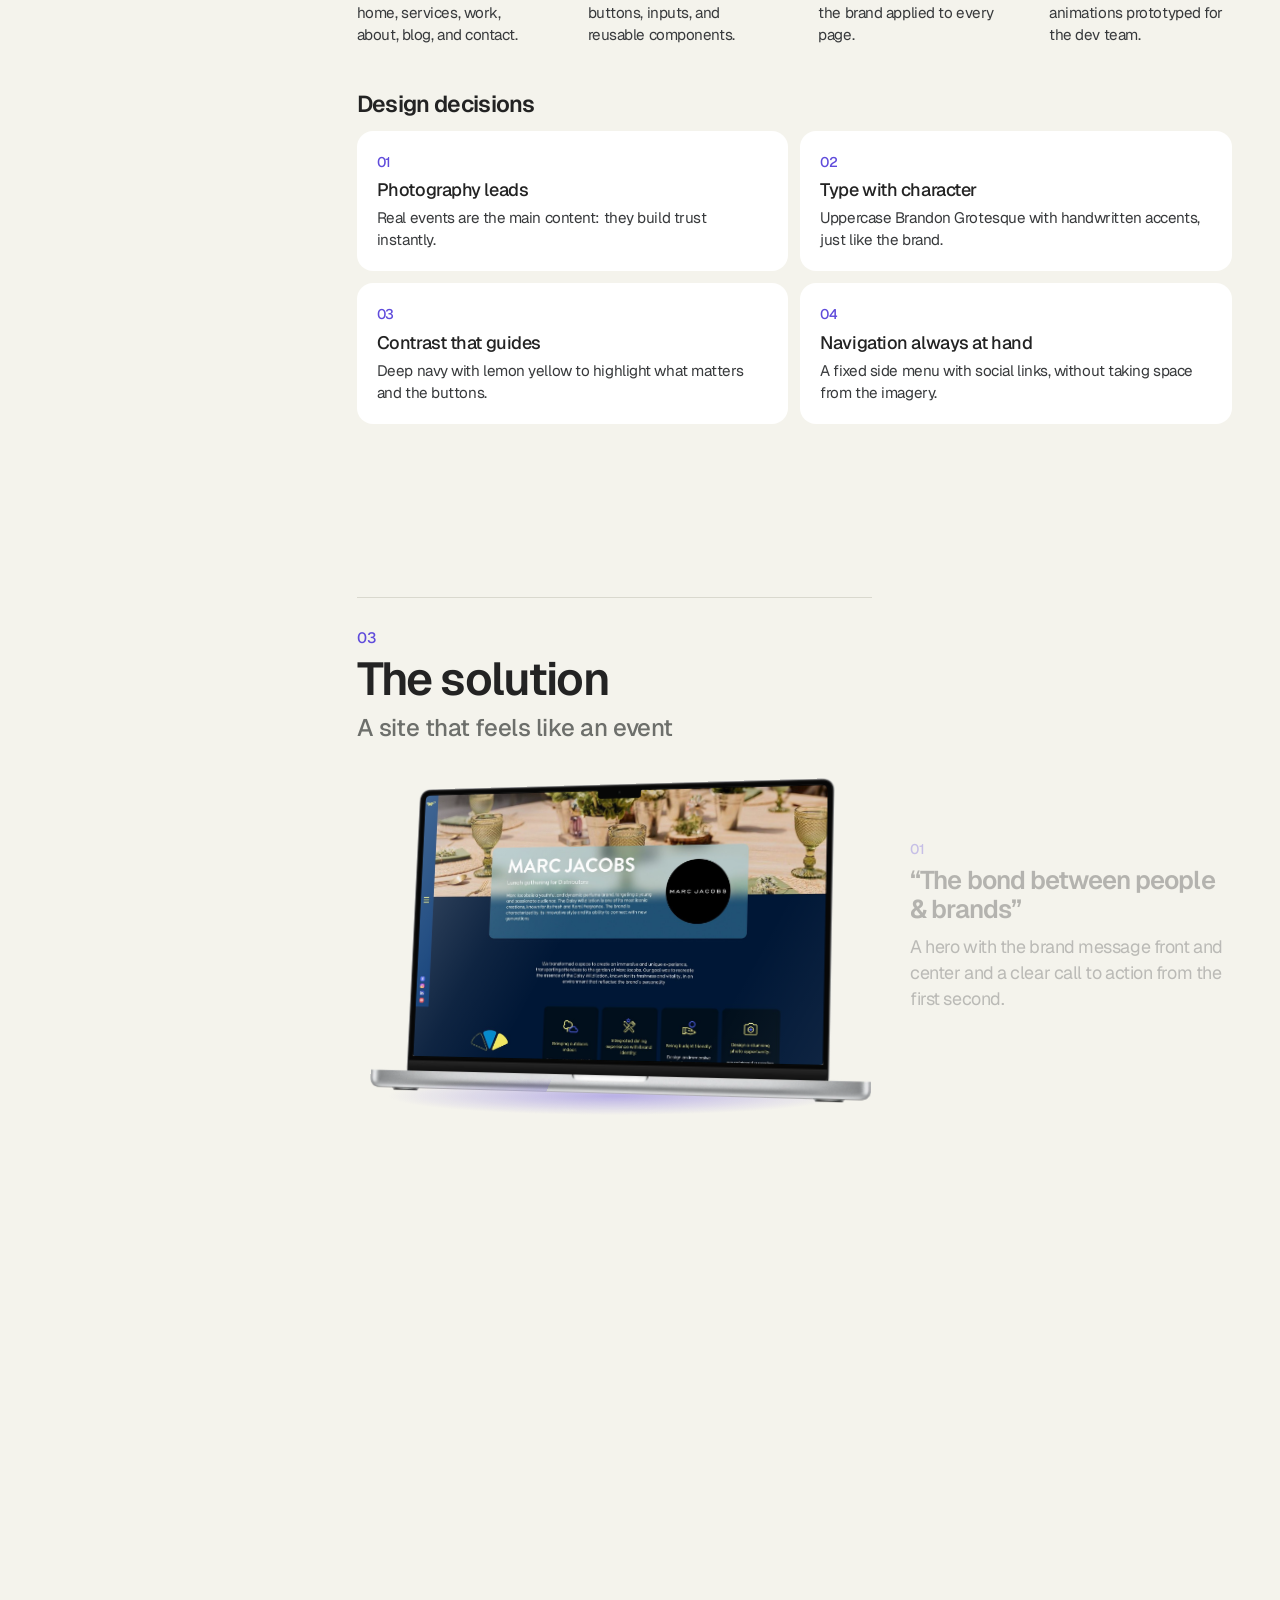
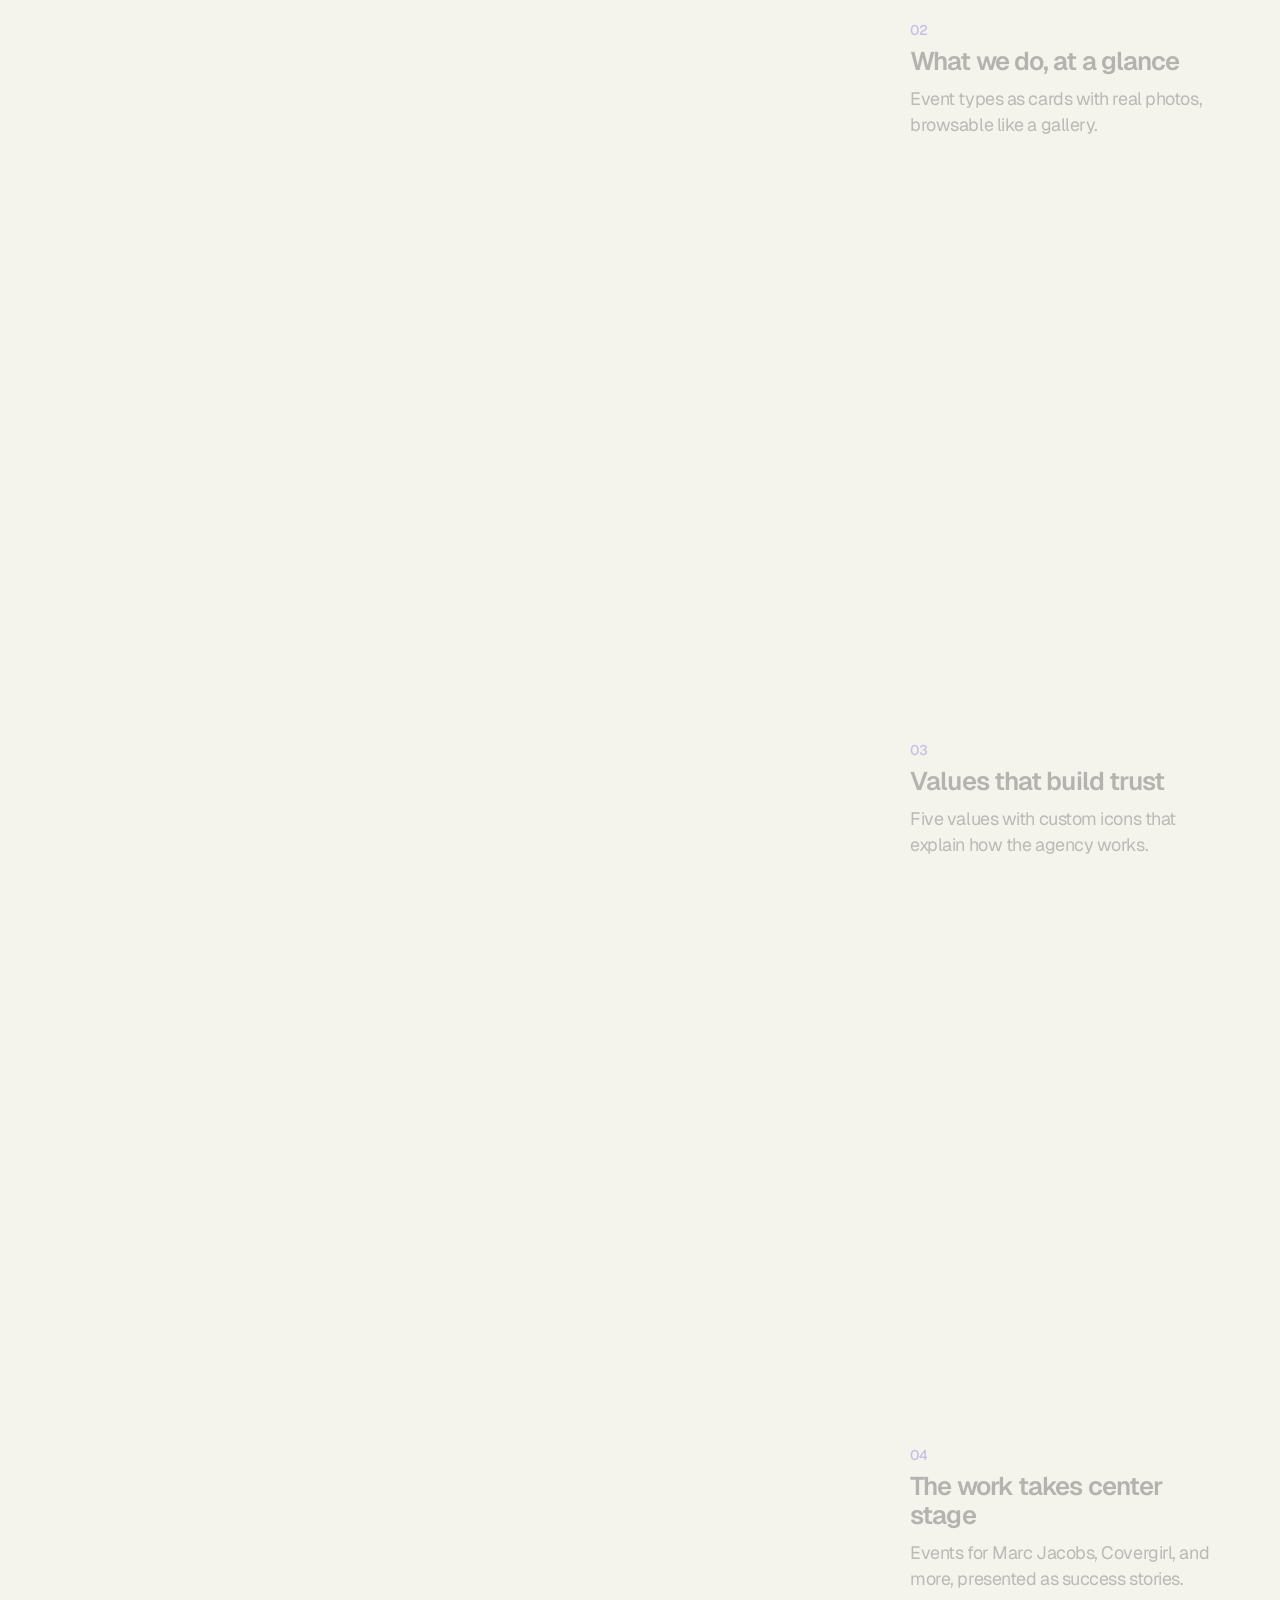
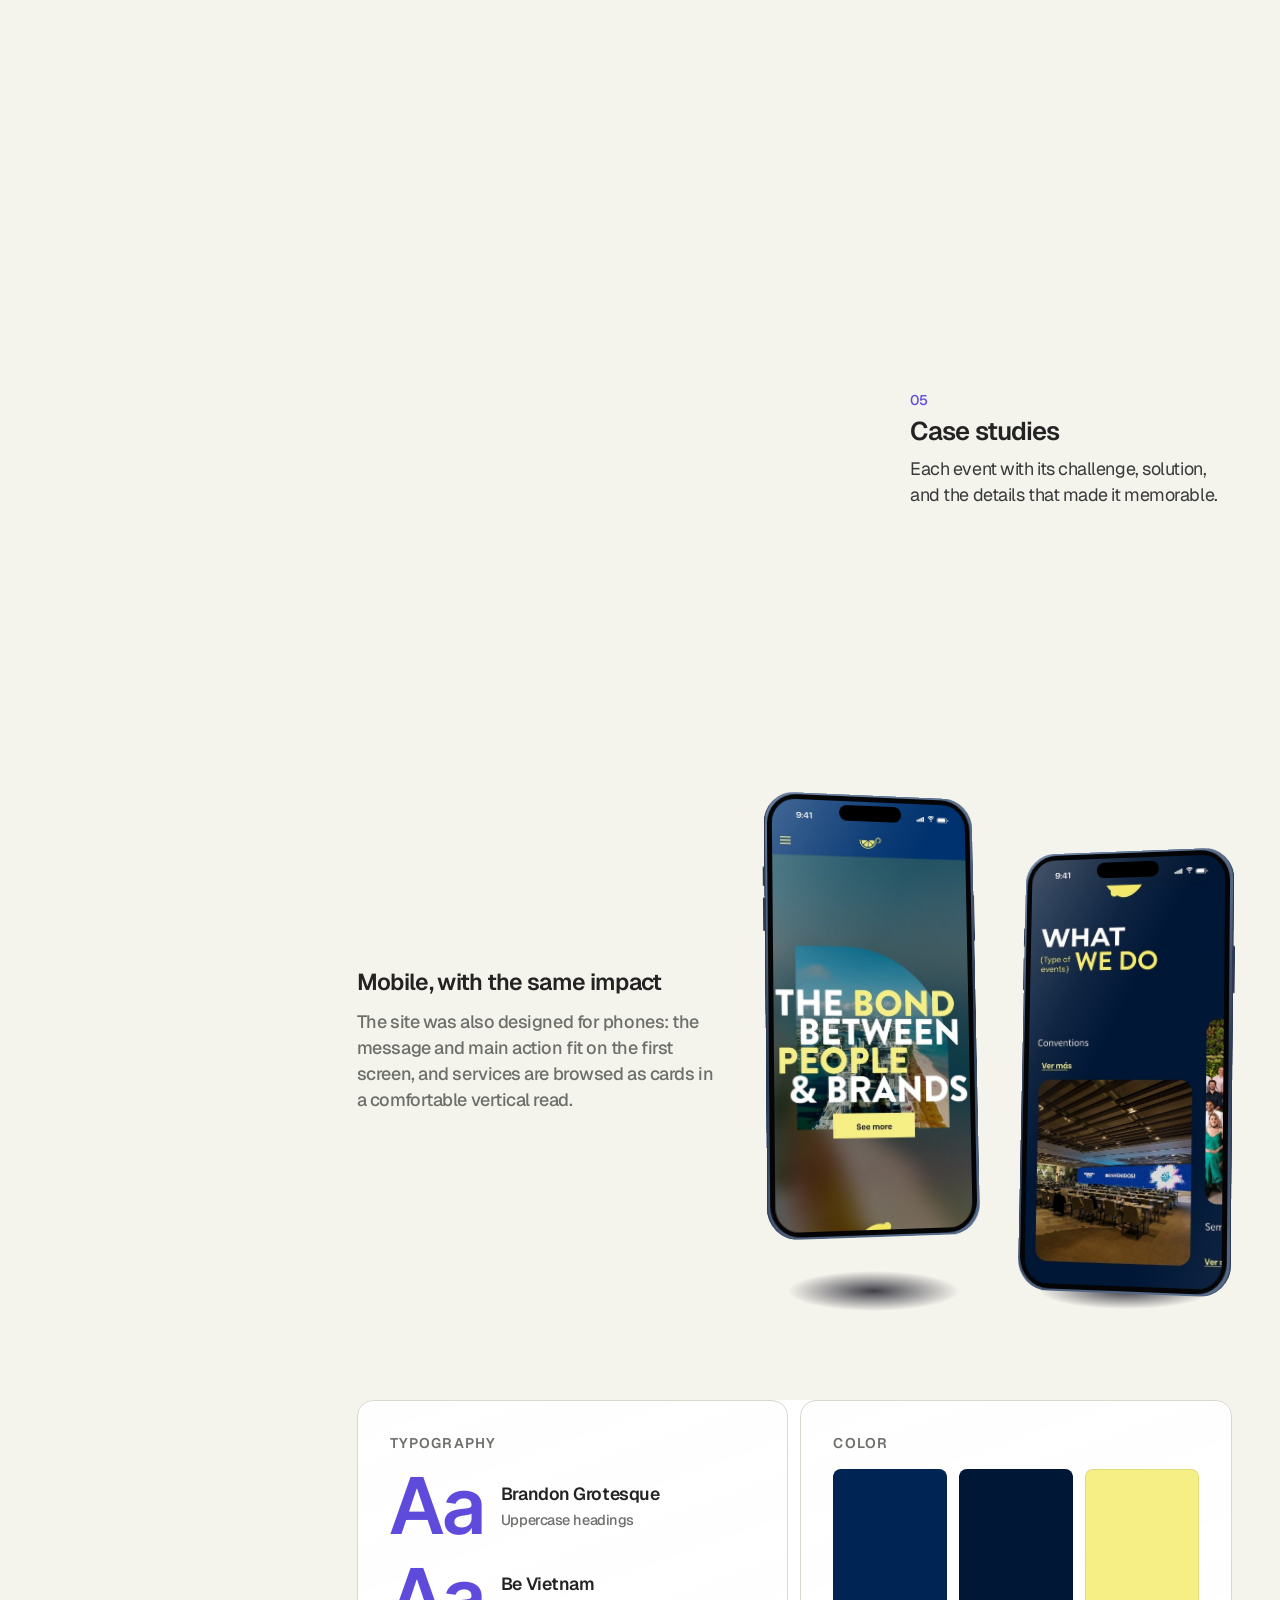
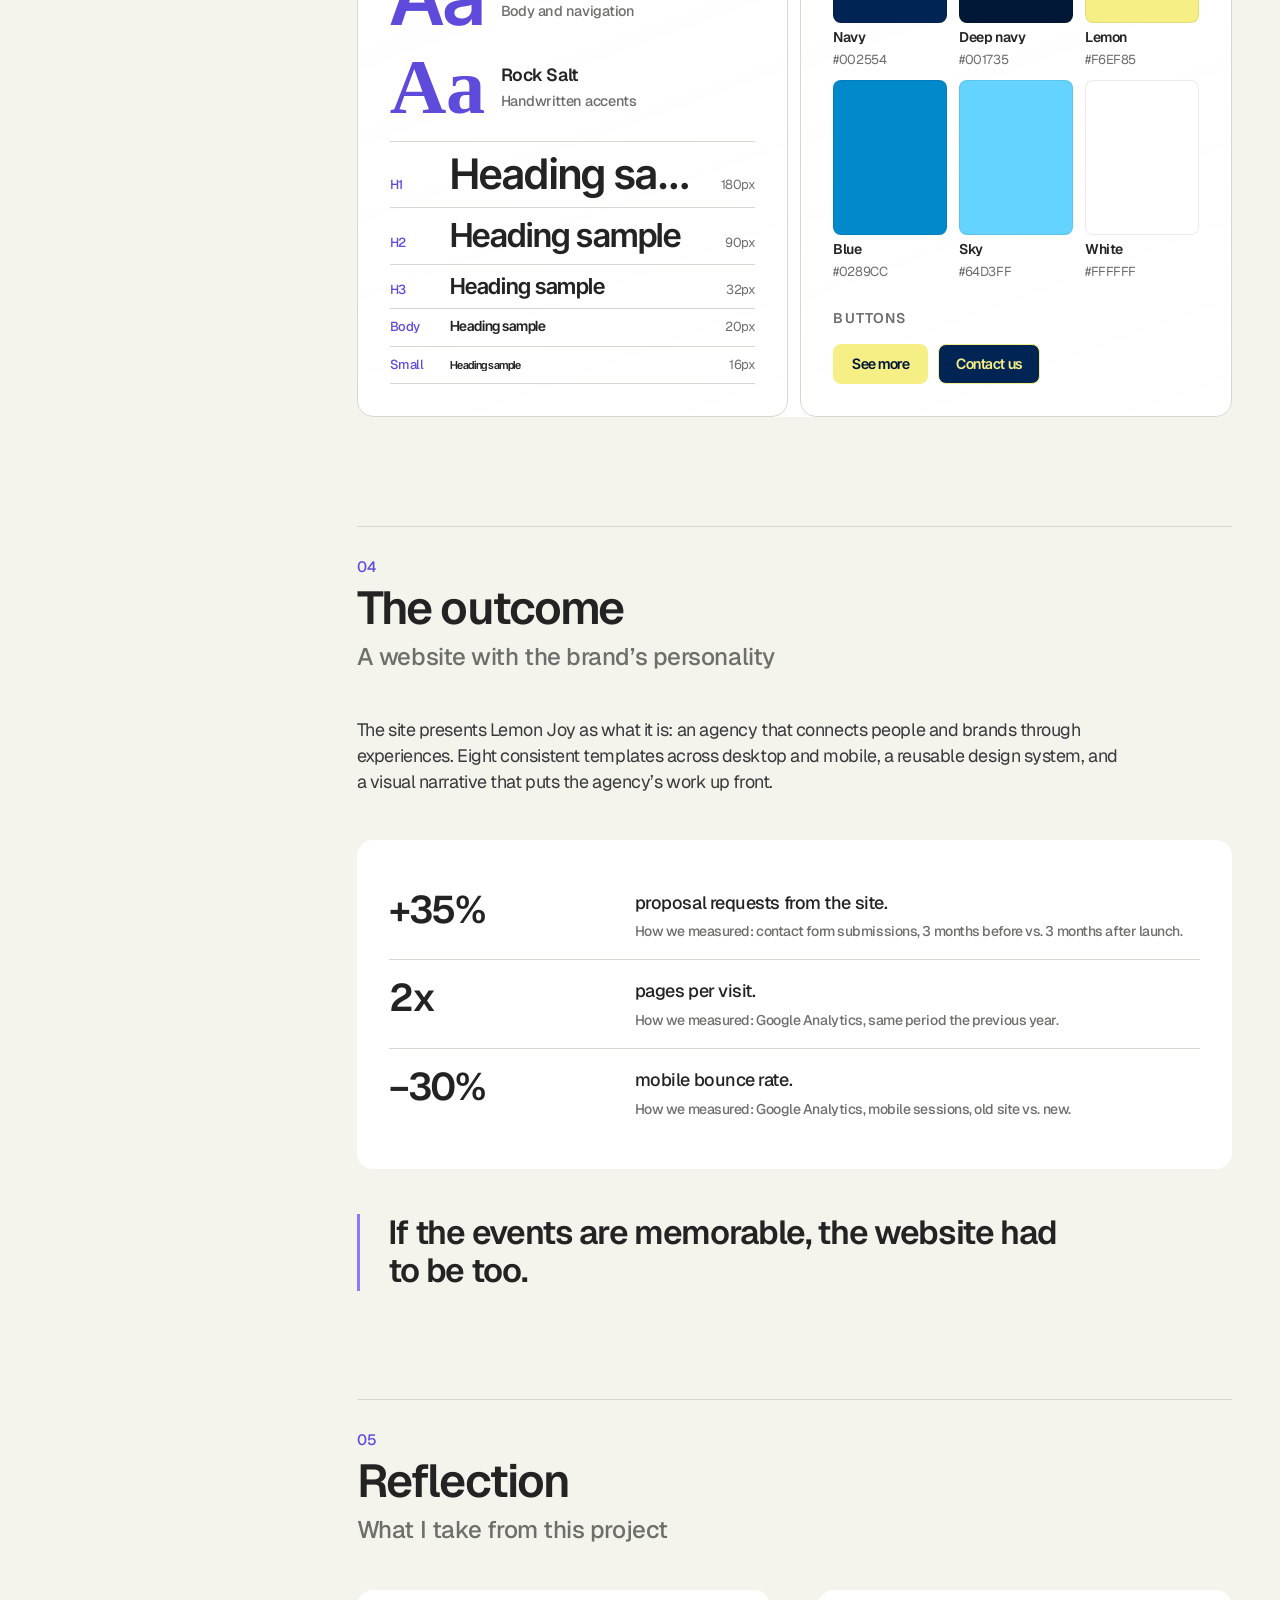
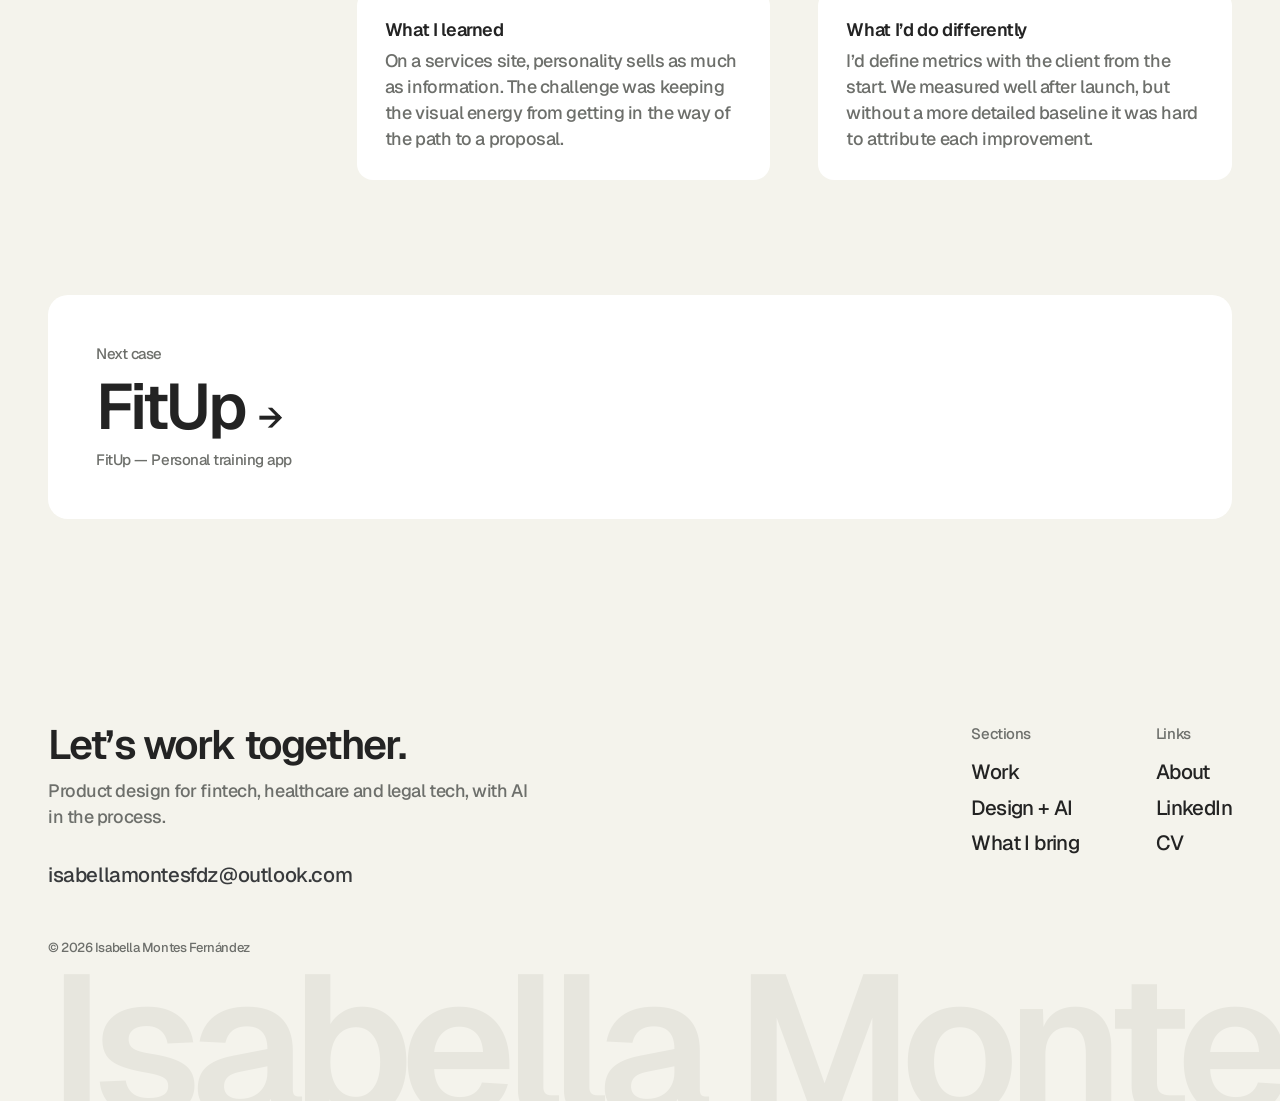
<file: lemon-joy/index.html>
<!doctype html>
<html lang="es">
<head>
  <meta charset="utf-8">
  <base href="../">
  <meta name="viewport" content="width=device-width, initial-scale=1">
  <title>Lemon Joy — Lemon Joy Events · Isabella Montes</title>
  <meta name="description" content="Diseñé el sitio de Lemon Joy Events, una agencia de eventos corporativos que trabaja con marcas como Marc Jacobs, Covergirl y Burberry: una web que vende experiencias con la misma energía de sus eventos.">
  <meta property="og:title" content="Lemon Joy — Lemon Joy Events · Isabella Montes">
  <meta property="og:description" content="Diseñé el sitio de Lemon Joy Events, una agencia de eventos corporativos que trabaja con marcas como Marc Jacobs, Covergirl y Burberry: una web que vende experiencias con la misma energía de sus eventos.">
  <meta property="og:type" content="article">
  <meta property="og:site_name" content="Isabella Montes">
  <meta property="og:locale" content="es_CO">
  <meta property="og:locale:alternate" content="en_US">
  <meta property="og:url" content="https://bybelladesign.com/lemon-joy/">
  <link rel="canonical" href="https://bybelladesign.com/lemon-joy/">
  <meta property="og:image" content="https://bybelladesign.com/assets/og/lemon-joy.jpg">
  <meta property="og:image:width" content="1200">
  <meta property="og:image:height" content="630">
  <meta property="og:image:alt" content="Lemon Joy — Lemon Joy Events · Isabella Montes">
  <meta name="twitter:card" content="summary_large_image">
  <meta name="twitter:image" content="https://bybelladesign.com/assets/og/lemon-joy.jpg">
  <meta name="theme-color" content="#F4F3EC">
  <link rel="icon" href="assets/favicon.svg" type="image/svg+xml">
  <link rel="icon" href="favicon.ico" sizes="48x48">
  <link rel="apple-touch-icon" href="assets/apple-touch-icon.png">
  <link rel="preconnect" href="https://fonts.googleapis.com">
  <link rel="preconnect" href="https://fonts.gstatic.com" crossorigin>
  <link href="https://fonts.googleapis.com/css2?family=Geist:wght@400;500;600&display=swap" rel="stylesheet">
  <!-- Fuentes de los design systems de los casos -->
  <link href="https://fonts.googleapis.com/css2?family=Inter+Tight:wght@400;500;600&family=Poppins:wght@600&display=swap" rel="stylesheet">
  <link rel="stylesheet" href="css/styles.css?v=202611256">
  <!-- Rediseño 2026: los casos con el mismo sistema que la home (crema, Geist, lavanda, tarjetas blancas) -->
  <link rel="stylesheet" href="css/case.css?v=202611256">
  <script>document.documentElement.classList.add("js")</script>
  <script src="data/proyectos.js?v=202611256" defer></script>
  <script src="data/home.js?v=202611256" defer></script>
  <script src="js/i18n.js?v=202611256" defer></script>
  <script src="js/home-v2.js?v=202611256" defer></script>
  <script src="js/render.js?v=202611256" defer></script>
  <script src="js/main.js?v=202611256" defer></script>
</head>
<body data-slug="lemon-joy">

  <!-- generado por generar-casos.py: no editar, edita proyecto.html -->
  <!-- Plantilla única para todos los casos: el contenido sale de data/proyectos.js
       según la URL, por ejemplo proyecto.html?p=nova -->
  <a href="#main" class="skip" data-i18n="skip">Saltar al contenido</a>
  <div class="progress" role="progressbar" aria-valuemin="0" aria-valuemax="100" aria-valuenow="0" data-i18n-label="case.progress" aria-label="Progreso de lectura"><span></span></div>

  <header class="top header">
    <div class="top__left">
      <a href="./" class="top__logo pill" aria-label="Isabella Montes — inicio">
        <svg class="logo" viewBox="39 48 120 181" width="19" height="28" aria-hidden="true" focusable="false"><path fill-rule="evenodd" d="M41,170a59,59 0 1,0 118,0a59,59 0 1,0 -118,0Z M67,170a33,33 0 1,0 66,0a33,33 0 1,0 -66,0Z"></path><rect x="41" y="95" width="26" height="134"></rect><circle class="logo__dot" cx="54" cy="63" r="15"></circle></svg>
      </a>
      <div class="lang pill" role="group" data-i18n-label="lang.label" aria-label="Cambiar idioma">
        <button type="button" data-lang="es" aria-pressed="true">ES</button>
        <button type="button" data-lang="en" aria-pressed="false">EN</button>
      </div>
    </div>
    <div class="top__bar pill">
      <nav class="top__nav" aria-label="Principal">
        <a href="./#trabajo" aria-current="page" data-i18n="nav.work">Trabajo</a>
        <a href="./#ia" data-i18n="nav2.ai">Diseño + IA</a>
        <a href="./#sobre-mi" data-i18n="nav.about">Sobre mí</a>
        <a href="./#aporte" data-i18n="nav2.svc">Qué aporto</a>
      </nav>
      <a href="./#contacto" class="top__cta" data-i18n="nav2.cta">Escríbeme</a>
    </div>
  </header>

  <main id="main" class="case" data-case="" style="--c: #f6ef85;">
    <section class="case-hero">
      <div class="case-hero__inner">
        <a href="./#trabajo" class="case-hero__back link">← Todos los casos</a>
        <p class="case-hero__eyebrow" data-reveal="">Lemon Joy Events · 2025 · Sitio web para agencia de eventos</p>
        <h1 class="case-hero__name" data-words="">Lemon Joy</h1>
        
          <p class="roller" style="--len:24" aria-label="Eventos que se sienten. Marcas que conectan. Experiencias memorables.">
            <span class="roller__track" aria-hidden="true">
              <span class="roller__line">Eventos que se sienten.</span><span class="roller__line">Marcas que conectan.</span><span class="roller__line">Experiencias memorables.</span><span class="roller__line">Eventos que se sienten.</span>
            </span>
          </p>
        <p class="case-hero__summary" data-reveal="">Un sitio que vende experiencias con la energía de sus eventos: +35% en solicitudes de propuesta.</p>
        <ul class="b-impact case-impact" aria-label="Impacto">
    <li data-reveal="" style="--d:0ms">
      <strong><span data-count="+35%">+35%</span></strong>
      <span>solicitudes de propuesta desde el sitio tras el lanzamiento</span>
    </li>
    <li data-reveal="" style="--d:90ms">
      <strong><span data-count="2x">2x</span></strong>
      <span>páginas vistas por visita: el portafolio invita a seguir explorando</span>
    </li>
    <li data-reveal="" style="--d:180ms">
      <strong><span data-count="3">3</span></strong>
      <span>clics como máximo para pedir una propuesta desde cualquier página</span>
    </li>
    <li data-reveal="" style="--d:270ms">
      <strong><span data-count="−30%">−30%</span></strong>
      <span>rebote en mobile frente al sitio anterior</span>
    </li></ul>
      </div>
    </section>

    <dl class="case-facts" data-reveal="">
      <div><dt>Producto</dt><dd>Sitio web corporativo</dd></div>
      <div><dt>Industria</dt><dd>Eventos / Retail de marcas</dd></div>
      <div><dt>Rol</dt><dd>Product Designer</dd></div>
      
      
      <div><dt>Alcance</dt><dd>Diseño web, dirección visual, design system</dd></div>
    </dl>

    <p class="case-intro" data-reveal="">Diseñé el sitio de Lemon Joy Events, una agencia de eventos corporativos que trabaja con marcas como Marc Jacobs, Covergirl y Burberry: una web que vende experiencias con la misma energía de sus eventos.</p>

    <div class="case-showcase clip" data-reveal="">
      <div class="scene scene--c scene--depth" style="--c:#f6ef85" aria-hidden="true">
        <div class="scene__stage">
          
            <div class="scene__dev scene__dev--1 scene__dev--render" style="aspect-ratio:1.6377;" data-depth="0.5">
              <div class="scene__float" style="--delay:0s"><div class="device dv--render"><img src="assets/mockups/lemon-macbook.webp" alt="" decoding="async"></div></div>
            </div>
            <div class="scene__dev scene__dev--2 scene__dev--phone" data-depth="1.1">
              <div class="scene__float" style="--delay:-1.7s"><div class="device dv dv--phone dv-blue">
        <i class="dv__edge" style="--k:1"></i><i class="dv__edge" style="--k:2"></i><i class="dv__edge" style="--k:3"></i><i class="dv__edge" style="--k:4"></i><i class="dv__edge" style="--k:5"></i><i class="dv__edge" style="--k:6"></i><i class="dv__back"></i><div class="dv__face"><div class="device__screen"><img src="assets/proyectos/lemon-joy/mobile-1.jpg" alt="" decoding="async"></div><span class="dv__island"></span></div>
        <i class="dv__btn dv__btn--1"></i><i class="dv__btn dv__btn--2"></i><i class="dv__btn dv__btn--3"></i>
      </div></div>
            </div>
        </div>
      </div></div>

    <div class="case-layout">
      <nav class="toc" aria-label="En este caso">
        <p class="toc__title">En este caso</p>
        <ol><li><a href="#c-1"><span>01</span>El reto</a></li><li><a href="#c-5"><span>02</span>El enfoque</a></li><li><a href="#c-8"><span>03</span>La solución</a></li><li><a href="#c-12"><span>04</span>El resultado</a></li><li><a href="#c-16"><span>05</span>Reflexión</a></li></ol>
      </nav>
      <div class="case-body">
      <header class="b-chapter" id="c-1">
        <span class="b-chapter__num" aria-hidden="true">01</span>
        <div>
          <h2 class="b-chapter__title" data-words="">El reto</h2>
          <p class="b-chapter__sub" data-reveal="">Vender experiencias en una pantalla</p>
        </div>
      </header><p class="b-statement" data-words="">Una agencia que crea experiencias memorables necesitaba <em>una web a la altura</em> de sus eventos.</p>
      <section class="b-text" data-reveal="">
        
        <div class="b-text__body"><p>Lemon Joy organiza convenciones, lanzamientos de producto, cenas experienciales y fiestas corporativas para marcas reconocidas. Su mejor argumento es su trabajo, así que el sitio debía mostrarlo con fuerza, explicar con claridad qué hacen y llevar a las marcas a pedir una propuesta.</p></div>
      </section>
      <section class="b-cards-wrap">
        <h3 class="b-text__title" data-reveal="">Objetivos del sitio</h3>
        <ul class="b-cards" style="--n:3">
          
            <li class="b-card" data-reveal="" style="--d:0ms">
              <span class="b-card__num">01</span>
              <h4>Mostrar el portafolio</h4>
              <p>Que las marcas y los eventos hablen por la agencia.</p>
            </li>
            <li class="b-card" data-reveal="" style="--d:80ms">
              <span class="b-card__num">02</span>
              <h4>Explicar los servicios</h4>
              <p>Siete tipos de evento fáciles de recorrer y comparar.</p>
            </li>
            <li class="b-card" data-reveal="" style="--d:160ms">
              <span class="b-card__num">03</span>
              <h4>Generar contactos</h4>
              <p>Llamados a la acción visibles en cada recorrido.</p>
            </li>
        </ul>
      </section>
      <header class="b-chapter" id="c-5">
        <span class="b-chapter__num" aria-hidden="true">02</span>
        <div>
          <h2 class="b-chapter__title" data-words="">El enfoque</h2>
          <p class="b-chapter__sub" data-reveal="">La energía de un evento, traducida a la web</p>
        </div>
      </header>
      <ol class="b-process" data-reveal="" style="--n:4">
        
          <li style="--d:0ms;--k:0">
            <span class="b-process__dot" aria-hidden="true"></span>
            <span class="b-process__num">01</span>
            <h3>Wireframes</h3>
            <p>Arquitectura de las 8 páginas: home, servicios, casos, nosotros, blog y contacto.</p>
          </li>
          <li style="--d:160ms;--k:1">
            <span class="b-process__dot" aria-hidden="true"></span>
            <span class="b-process__num">02</span>
            <h3>Design system</h3>
            <p>Tipografía, paleta, botones, inputs y componentes reutilizables.</p>
          </li>
          <li style="--d:320ms;--k:2">
            <span class="b-process__dot" aria-hidden="true"></span>
            <span class="b-process__num">03</span>
            <h3>Diseño</h3>
            <p>Desktop y mobile, con la marca aplicada en cada página.</p>
          </li>
          <li style="--d:480ms;--k:3">
            <span class="b-process__dot" aria-hidden="true"></span>
            <span class="b-process__num">04</span>
            <h3>Prototipo</h3>
            <p>Animaciones de carga y navegación prototipadas para el equipo de desarrollo.</p>
          </li>
      </ol>
      <section class="b-cards-wrap">
        <h3 class="b-text__title" data-reveal="">Decisiones de diseño</h3>
        <ul class="b-cards" style="--n:2">
          
            <li class="b-card" data-reveal="" style="--d:0ms">
              <span class="b-card__num">01</span>
              <h4>La fotografía manda</h4>
              <p>Los eventos reales son el contenido principal: generan confianza al instante.</p>
            </li>
            <li class="b-card" data-reveal="" style="--d:80ms">
              <span class="b-card__num">02</span>
              <h4>Tipografía con carácter</h4>
              <p>Brandon Grotesque en mayúsculas con acentos manuscritos, como la marca.</p>
            </li>
            <li class="b-card" data-reveal="" style="--d:160ms">
              <span class="b-card__num">03</span>
              <h4>Contraste que guía</h4>
              <p>Navy profundo con amarillo limón para resaltar lo importante y los botones.</p>
            </li>
            <li class="b-card" data-reveal="" style="--d:0ms">
              <span class="b-card__num">04</span>
              <h4>Navegación siempre a mano</h4>
              <p>Menú lateral fijo con redes sociales, sin quitarle espacio a las imágenes.</p>
            </li>
        </ul>
      </section>
      <div class="b-spot">
        <div class="b-spot__aside">
          
      <header class="b-chapter b-chapter--pinned" id="c-8">
        <span class="b-chapter__num" aria-hidden="true">03</span>
        <div>
          <h2 class="b-chapter__title" data-words="">La solución</h2>
          <p class="b-chapter__sub" data-reveal="">Un sitio que se siente como un evento</p>
        </div>
      </header>
          <div class="b-spot__media" aria-hidden="true">
            <div class="device dv--frontal dv--desk"><div class="device__screen"><img src="assets/proyectos/lemon-joy/home-hero.jpg" alt="" data-i="0" class="is-active" decoding="async"><img src="assets/proyectos/lemon-joy/home-services.jpg" alt="" data-i="1" class="" decoding="async"><img src="assets/proyectos/lemon-joy/home-values.jpg" alt="" data-i="2" class="" decoding="async"><img src="assets/proyectos/lemon-joy/home-events.jpg" alt="" data-i="3" class="" decoding="async"><img src="assets/proyectos/lemon-joy/case-study.jpg" alt="" data-i="4" class="" decoding="async"></div><img class="dv__frame" src="assets/mockups/macbook-front.webp" alt="" decoding="async"></div>
          </div>
        </div>
        <ol class="b-spot__steps">
          
            <li class="b-spot__step is-active" data-i="0">
              <span class="b-spot__num">01</span>
              <h3>“The bond between people &amp; brands”</h3>
              <p>Un hero con el mensaje de la marca en grande y un llamado a la acción claro desde el primer segundo.</p>
              <div class="b-spot__inline"><div class="device dv--frontal dv--desk"><div class="device__screen"><img src="assets/proyectos/lemon-joy/home-hero.jpg" alt="Hero del home" decoding="async"></div><img class="dv__frame" src="assets/mockups/macbook-front.webp" alt="" decoding="async"></div></div>
            </li>
            <li class="b-spot__step" data-i="1">
              <span class="b-spot__num">02</span>
              <h3>Qué hacemos, en un vistazo</h3>
              <p>Los tipos de evento como tarjetas con fotos reales, para recorrerlas como una galería.</p>
              <div class="b-spot__inline"><div class="device dv--frontal dv--desk"><div class="device__screen"><img src="assets/proyectos/lemon-joy/home-services.jpg" alt="Sección de servicios" decoding="async"></div><img class="dv__frame" src="assets/mockups/macbook-front.webp" alt="" decoding="async"></div></div>
            </li>
            <li class="b-spot__step" data-i="2">
              <span class="b-spot__num">03</span>
              <h3>Valores que generan confianza</h3>
              <p>Cinco valores con íconos propios que explican cómo trabaja la agencia.</p>
              <div class="b-spot__inline"><div class="device dv--frontal dv--desk"><div class="device__screen"><img src="assets/proyectos/lemon-joy/home-values.jpg" alt="Valores de la agencia" decoding="async"></div><img class="dv__frame" src="assets/mockups/macbook-front.webp" alt="" decoding="async"></div></div>
            </li>
            <li class="b-spot__step" data-i="3">
              <span class="b-spot__num">04</span>
              <h3>El trabajo como protagonista</h3>
              <p>Eventos para Marc Jacobs, Covergirl y más, presentados como casos de éxito.</p>
              <div class="b-spot__inline"><div class="device dv--frontal dv--desk"><div class="device__screen"><img src="assets/proyectos/lemon-joy/home-events.jpg" alt="Eventos memorables" decoding="async"></div><img class="dv__frame" src="assets/mockups/macbook-front.webp" alt="" decoding="async"></div></div>
            </li>
            <li class="b-spot__step" data-i="4">
              <span class="b-spot__num">05</span>
              <h3>Casos de estudio</h3>
              <p>Cada evento con su reto, la solución y los detalles que lo hicieron memorable.</p>
              <div class="b-spot__inline"><div class="device dv--frontal dv--desk"><div class="device__screen"><img src="assets/proyectos/lemon-joy/case-study.jpg" alt="Caso de estudio de un evento" decoding="async"></div><img class="dv__frame" src="assets/mockups/macbook-front.webp" alt="" decoding="async"></div></div>
            </li>
        </ol>
      </div>
      <section class="b-resp" data-reveal="">
        <div class="b-resp__text">
          <h3 class="b-text__title">Mobile, con el mismo impacto</h3>
          <p>El sitio se pensó también para el teléfono: el mensaje y la acción principal caben en la primera pantalla, y los servicios se recorren como tarjetas en una lectura vertical y cómoda.</p>
        </div>
        <div class="b-resp__phones">
          <div class="b-resp__phone"><div class="device dv dv--phone dv-blue">
        <i class="dv__edge" style="--k:1"></i><i class="dv__edge" style="--k:2"></i><i class="dv__edge" style="--k:3"></i><i class="dv__edge" style="--k:4"></i><i class="dv__edge" style="--k:5"></i><i class="dv__edge" style="--k:6"></i><i class="dv__back"></i><div class="dv__face"><div class="device__screen"><img src="assets/proyectos/lemon-joy/mobile-1.jpg" alt="Home en mobile" decoding="async"></div><span class="dv__island"></span></div>
        <i class="dv__btn dv__btn--1"></i><i class="dv__btn dv__btn--2"></i><i class="dv__btn dv__btn--3"></i>
      </div></div><div class="b-resp__phone"><div class="device dv dv--phone dv-blue">
        <i class="dv__edge" style="--k:1"></i><i class="dv__edge" style="--k:2"></i><i class="dv__edge" style="--k:3"></i><i class="dv__edge" style="--k:4"></i><i class="dv__edge" style="--k:5"></i><i class="dv__edge" style="--k:6"></i><i class="dv__back"></i><div class="dv__face"><div class="device__screen"><img src="assets/proyectos/lemon-joy/mobile-2.jpg" alt="Servicios en mobile" decoding="async"></div><span class="dv__island"></span></div>
        <i class="dv__btn dv__btn--1"></i><i class="dv__btn dv__btn--2"></i><i class="dv__btn dv__btn--3"></i>
      </div></div>
        </div>
      </section>
      <div class="b-ds" data-reveal="">
        <section class="b-ds__col">
          <h4 class="b-ds__label">Tipografía</h4>
          
            <div class="b-ds__font">
              <span class="b-ds__aa" style="font-family:'Brandon Grotesque', 'Inter Tight', sans-serif" aria-hidden="true">Aa</span>
              <div><strong>Brandon Grotesque</strong><span>Títulos en mayúsculas</span></div>
            </div>
            <div class="b-ds__font">
              <span class="b-ds__aa" style="font-family:'Be Vietnam Pro', 'Inter Tight', sans-serif" aria-hidden="true">Aa</span>
              <div><strong>Be Vietnam</strong><span>Texto y navegación</span></div>
            </div>
            <div class="b-ds__font">
              <span class="b-ds__aa" style="font-family:'Rock Salt', cursive" aria-hidden="true">Aa</span>
              <div><strong>Rock Salt</strong><span>Acentos manuscritos</span></div>
            </div>
          
            <ul class="b-ds__scale" style="font-family:'Brandon Grotesque', 'Inter Tight', sans-serif">
              
                <li>
                  <span class="b-ds__tag">H1</span>
                  <span class="b-ds__sample" style="font-size:42px">Título de ejemplo</span>
                  <span class="b-ds__px">180px</span>
                </li>
                <li>
                  <span class="b-ds__tag">H2</span>
                  <span class="b-ds__sample" style="font-size:33px">Título de ejemplo</span>
                  <span class="b-ds__px">90px</span>
                </li>
                <li>
                  <span class="b-ds__tag">H3</span>
                  <span class="b-ds__sample" style="font-size:22px">Título de ejemplo</span>
                  <span class="b-ds__px">32px</span>
                </li>
                <li>
                  <span class="b-ds__tag">Body</span>
                  <span class="b-ds__sample" style="font-size:14px">Título de ejemplo</span>
                  <span class="b-ds__px">20px</span>
                </li>
                <li>
                  <span class="b-ds__tag">Small</span>
                  <span class="b-ds__sample" style="font-size:11px">Título de ejemplo</span>
                  <span class="b-ds__px">16px</span>
                </li>
            </ul>
        </section>
        <section class="b-ds__col">
          <h4 class="b-ds__label">Color</h4>
          <ul class="b-ds__swatches">
            
              <li><span class="b-ds__chip" style="background:#002554"></span><strong>Navy</strong><code>#002554</code></li>
              <li><span class="b-ds__chip" style="background:#001735"></span><strong>Deep navy</strong><code>#001735</code></li>
              <li><span class="b-ds__chip" style="background:#F6EF85"></span><strong>Lemon</strong><code>#F6EF85</code></li>
              <li><span class="b-ds__chip" style="background:#0289CC"></span><strong>Blue</strong><code>#0289CC</code></li>
              <li><span class="b-ds__chip" style="background:#64D3FF"></span><strong>Sky</strong><code>#64D3FF</code></li>
              <li><span class="b-ds__chip" style="background:#FFFFFF"></span><strong>White</strong><code>#FFFFFF</code></li>
          </ul>
          
          
            <h4 class="b-ds__label">Botones</h4>
            <div class="b-ds__buttons" style="font-family:'Be Vietnam Pro', 'Inter Tight', sans-serif">
              <span class="b-ds__btn" style="background:#F6EF85;color:#001735;border-color:#F6EF85">See more</span><span class="b-ds__btn" style="background:#002554;color:#F6EF85;border-color:#F6EF85">Contact us</span>
            </div>
        </section>
      </div>
      <header class="b-chapter" id="c-12">
        <span class="b-chapter__num" aria-hidden="true">04</span>
        <div>
          <h2 class="b-chapter__title" data-words="">El resultado</h2>
          <p class="b-chapter__sub" data-reveal="">Una web con la personalidad de la marca</p>
        </div>
      </header>
      <section class="b-text" data-reveal="">
        
        <div class="b-text__body"><p>El sitio presenta a Lemon Joy como lo que es: una agencia que conecta personas y marcas a través de experiencias. Ocho plantillas consistentes en desktop y mobile, un design system reutilizable y una narrativa visual que pone el trabajo de la agencia en primer plano.</p></div>
      </section>
      <section class="b-outcome" data-reveal="">
        
        <ul class="b-outcome__list">
          
            <li>
              <strong>+35%</strong>
              <div><p>solicitudes de propuesta desde el sitio.</p><p class="b-outcome__how"><span>Cómo se midió:</span> envíos del formulario de contacto, 3 meses antes frente a 3 meses después del lanzamiento.</p></div>
            </li>
            <li>
              <strong>2x</strong>
              <div><p>páginas vistas por visita.</p><p class="b-outcome__how"><span>Cómo se midió:</span> Google Analytics, mismo periodo del año anterior.</p></div>
            </li>
            <li>
              <strong>−30%</strong>
              <div><p>rebote en mobile.</p><p class="b-outcome__how"><span>Cómo se midió:</span> Google Analytics, sesiones móviles, sitio anterior frente al nuevo.</p></div>
            </li>
        </ul>
      </section><blockquote class="b-quote"><p data-words="">Si los eventos se recuerdan, la web también debía hacerlo.</p></blockquote>
      <header class="b-chapter" id="c-16">
        <span class="b-chapter__num" aria-hidden="true">05</span>
        <div>
          <h2 class="b-chapter__title" data-words="">Reflexión</h2>
          <p class="b-chapter__sub" data-reveal="">Lo que me llevo de este proyecto</p>
        </div>
      </header>
      <section class="b-reflection" data-reveal="">
        
        <div class="b-reflection__cols">
          <div><h4>Lo que aprendí</h4><p>En un sitio de servicios, la personalidad vende tanto como la información. El reto fue que la energía visual no le quitara claridad al camino hacia la propuesta.</p></div>
          <div><h4>Lo que haría distinto</h4><p>Definiría las métricas con el cliente desde el inicio. Medimos bien después del lanzamiento, pero sin una línea base más detallada fue difícil atribuir cada mejora.</p></div>
        </div>
      </section></div>
    </div>

    <a href="fitup/" class="next" style="--c:#a66bff">
      <span class="next__text">
        <span class="next__label">Siguiente caso</span>
        <span class="next__title">FitUp <span class="arrow" aria-hidden="true">→</span></span>
        <span class="next__tags">FitUp — App de entrenamiento personal</span>
      </span>
      
    </a></main>


  <footer class="foot2">
    <div class="foot2__in">
      <div class="foot2__main">
        <h2 class="foot2__title" data-i18n="ft.title">Trabajemos juntos.</h2>
        <p class="foot2__text" data-i18n="ft.text">Product design para fintech, salud y legal tech, con IA en el proceso.</p>
        <a class="foot2__mail" href="mailto:isabellamontesfdz@outlook.com">isabellamontesfdz@outlook.com</a>
      </div>
      <nav class="foot2__col" aria-labelledby="ft-main">
        <p id="ft-main" data-i18n="ft.main">Secciones</p>
        <a href="./#trabajo" data-i18n="nav.work">Trabajo</a>
        <a href="./#ia" data-i18n="nav2.ai">Diseño + IA</a>
        <a href="./#aporte" data-i18n="nav2.svc">Qué aporto</a>
      </nav>
      <nav class="foot2__col" aria-labelledby="ft-links">
        <p id="ft-links" data-i18n="ft.links">Enlaces</p>
        <a href="./#sobre-mi" data-i18n="nav.about">Sobre mí</a>
        <a href="https://www.linkedin.com/in/isabellamontesux-uidesigner/" target="_blank" rel="noopener">LinkedIn</a>
        <a href="assets/cv-isabella-montes.pdf" data-i18n-href="cv.href" target="_blank" rel="noopener" data-i18n="nav2.cv">CV</a>
      </nav>
      <p class="foot2__legal">© <span class="year">2026</span> Isabella Montes Fernández</p>
    </div>
    <p class="foot2__big" aria-hidden="true">Isabella Montes</p>
  </footer>
</body>
</html>
</file>
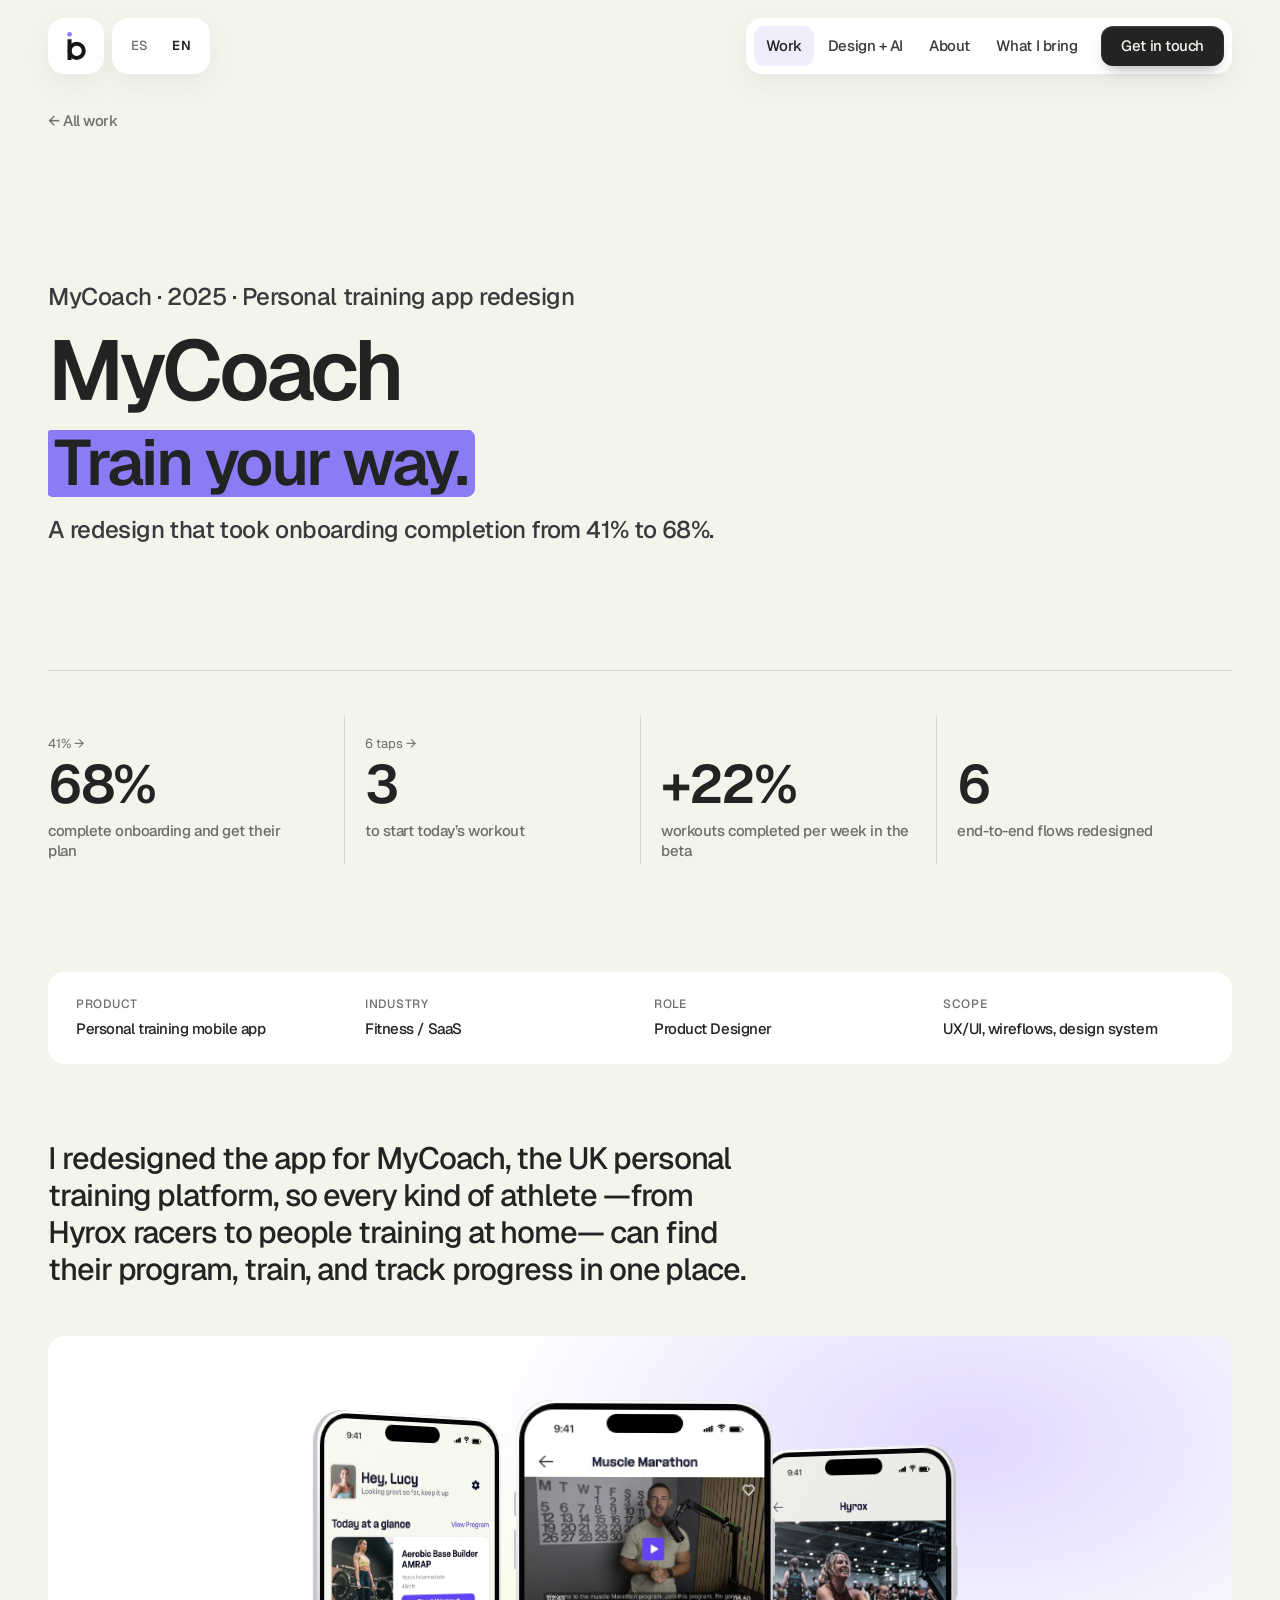
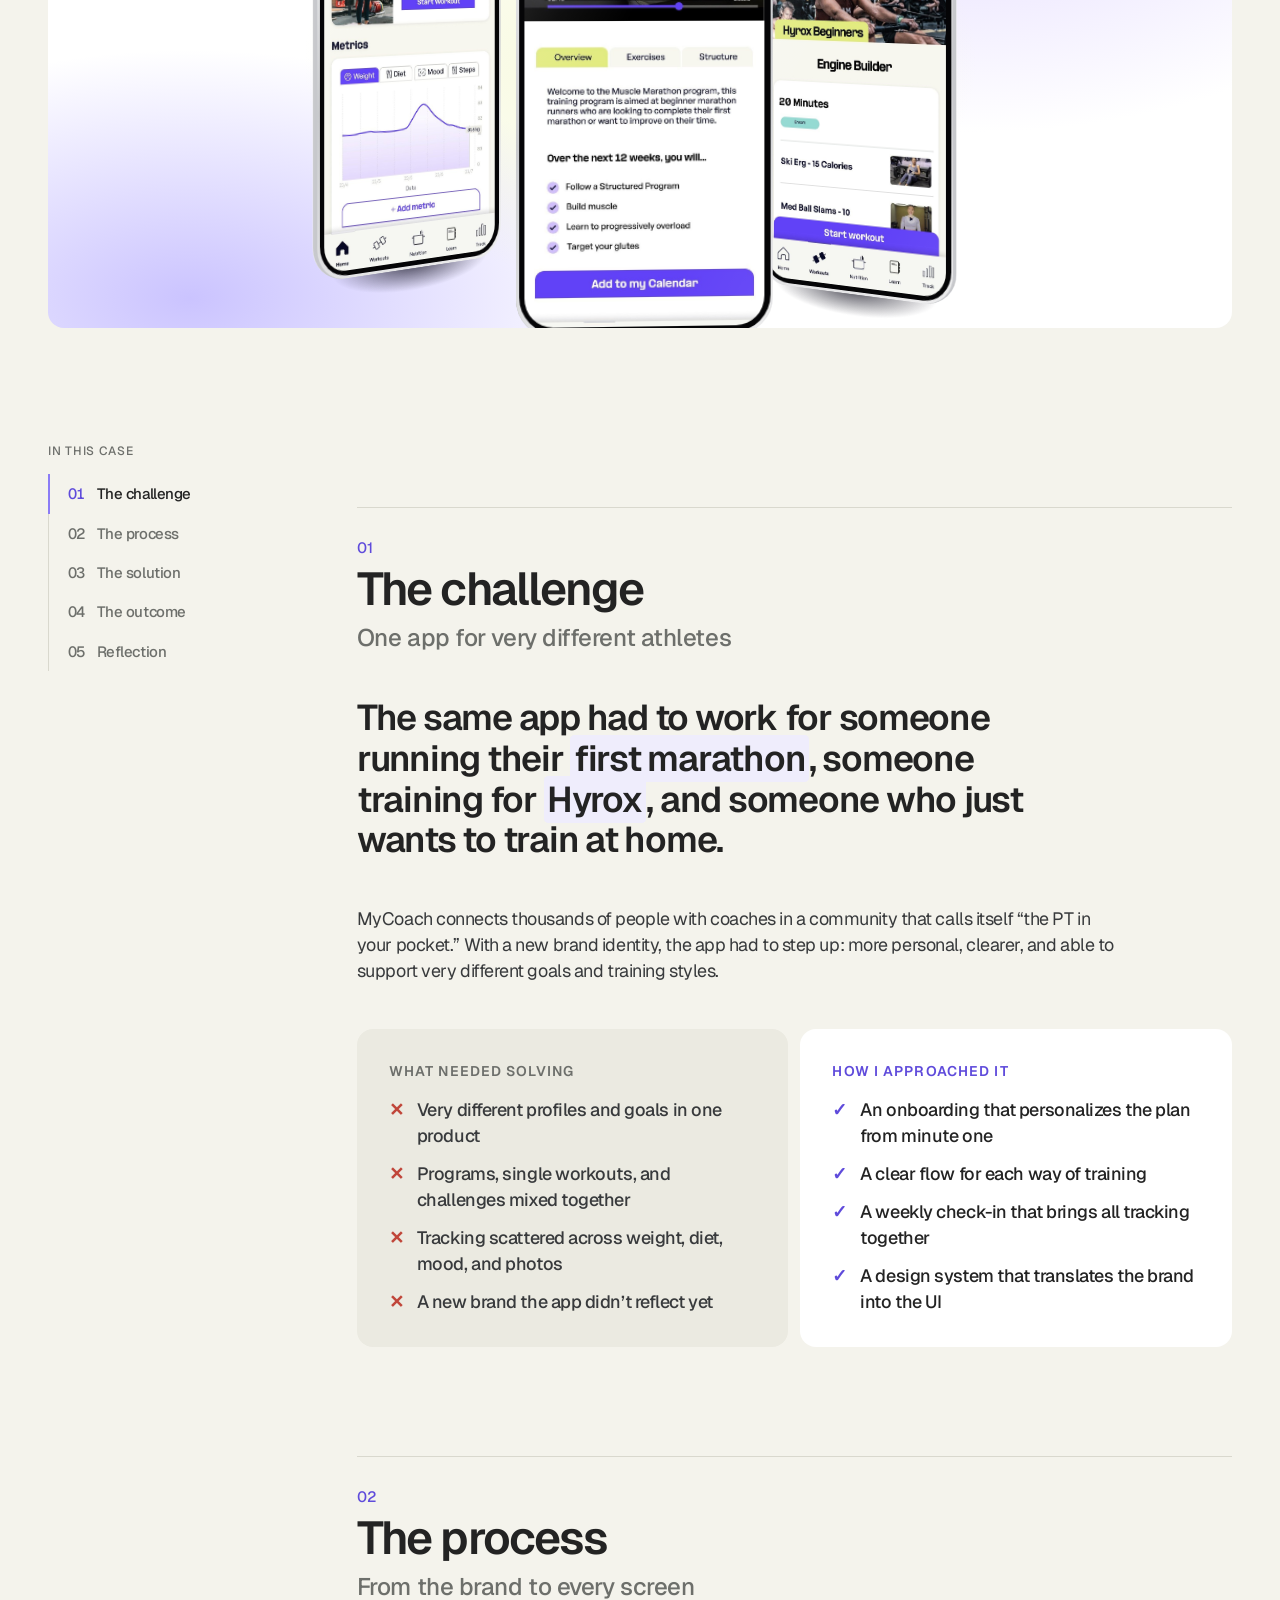
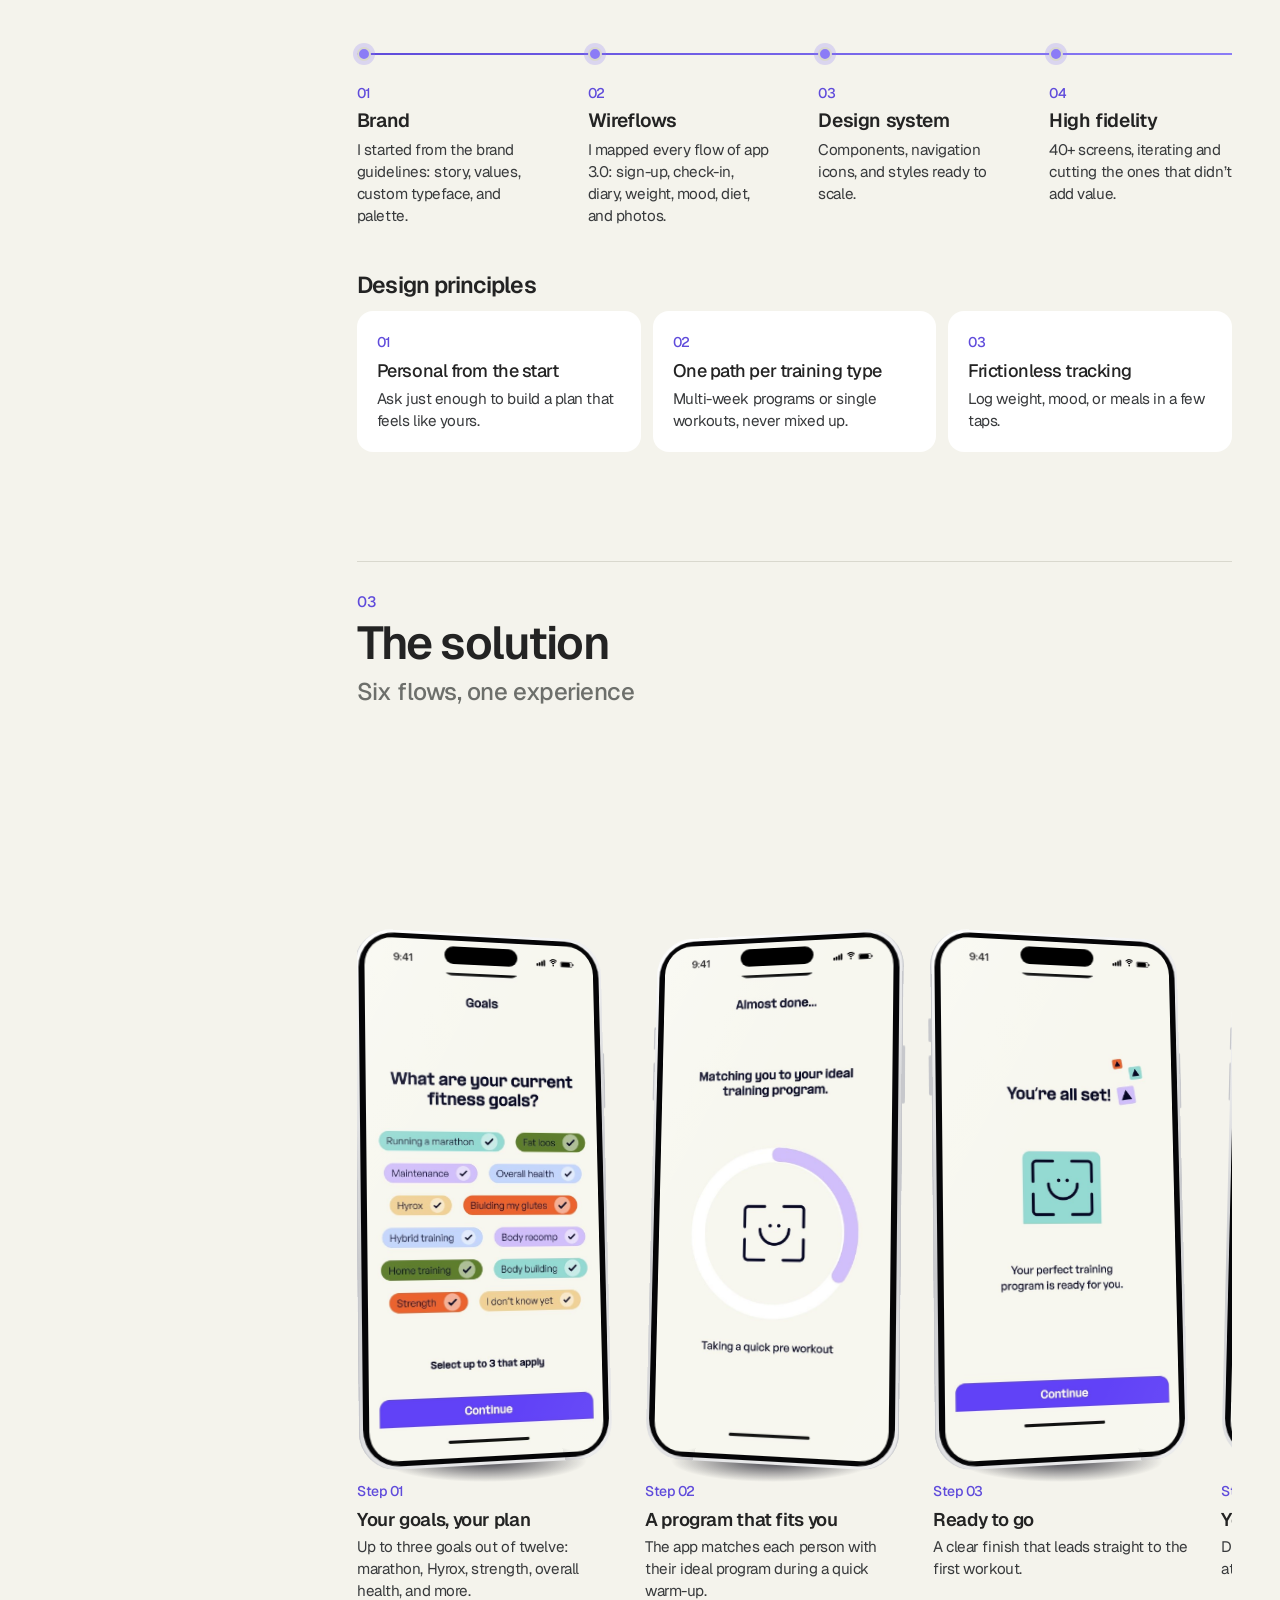
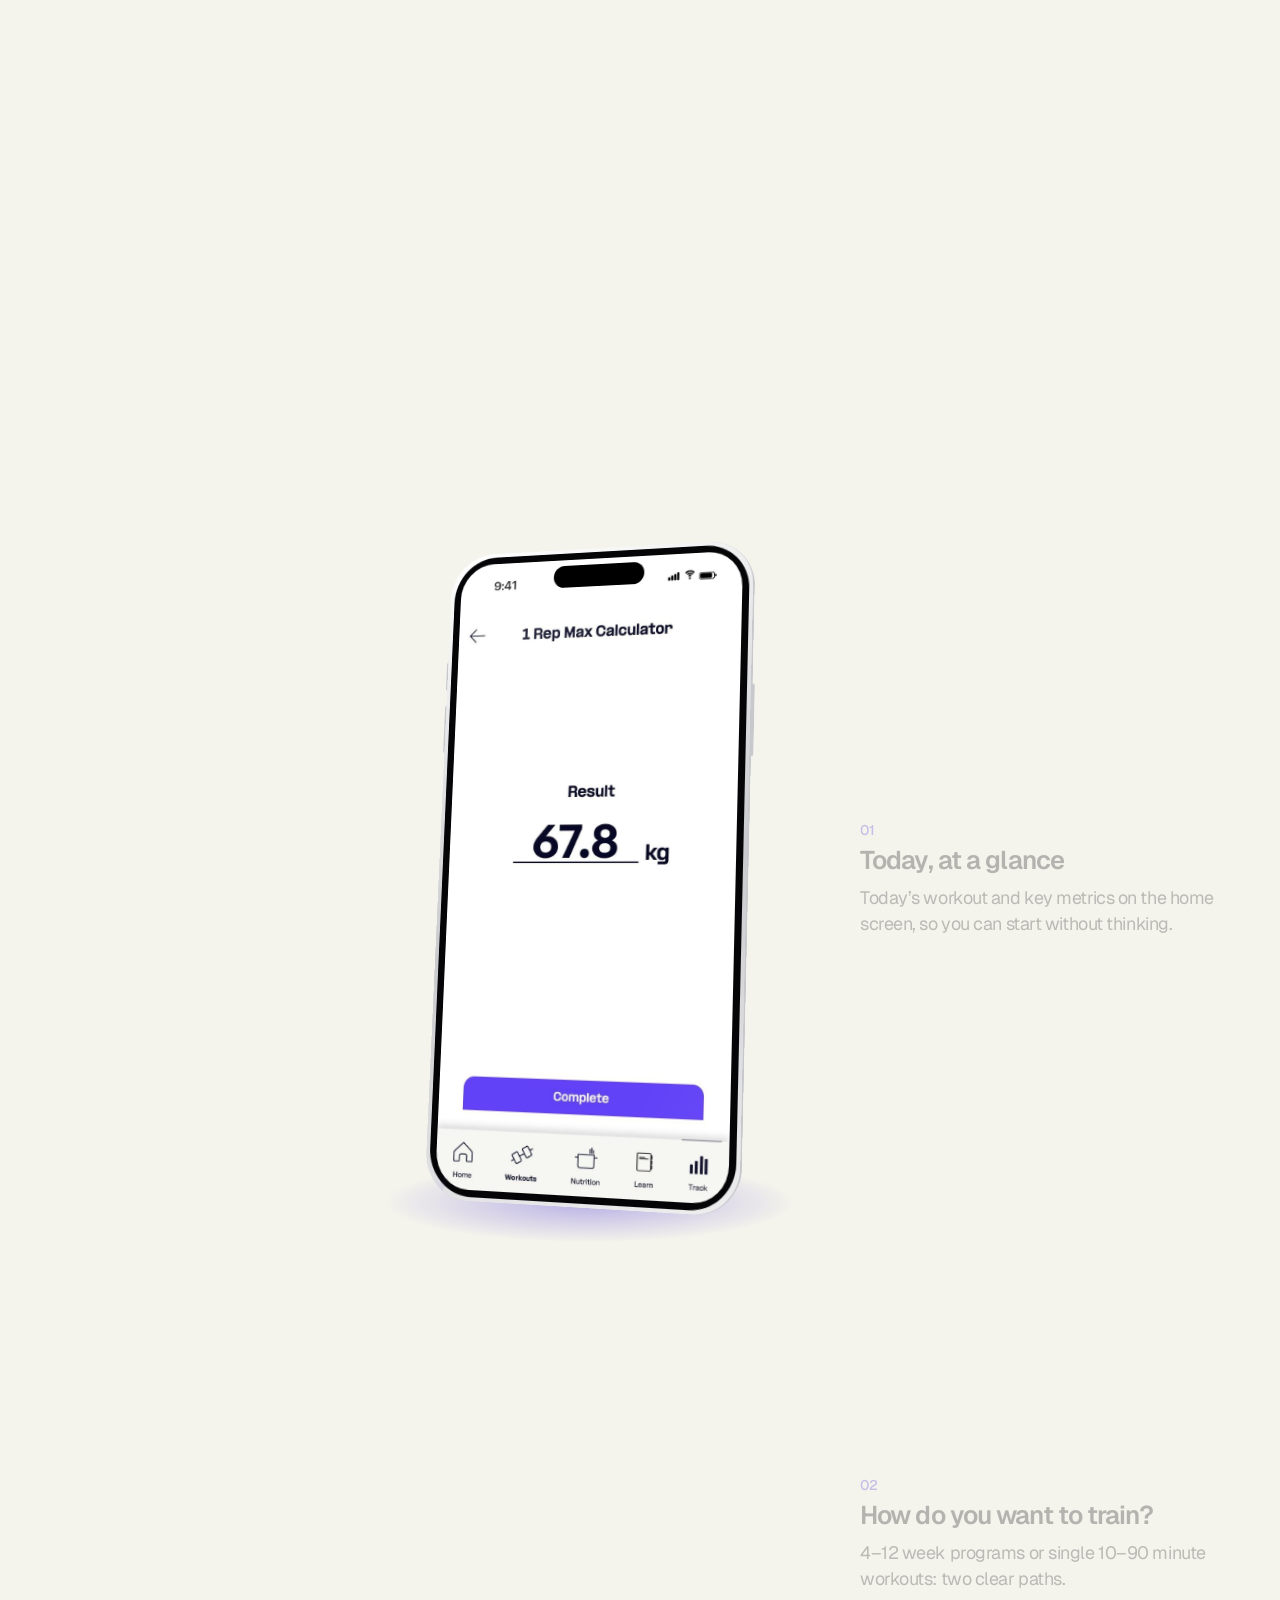
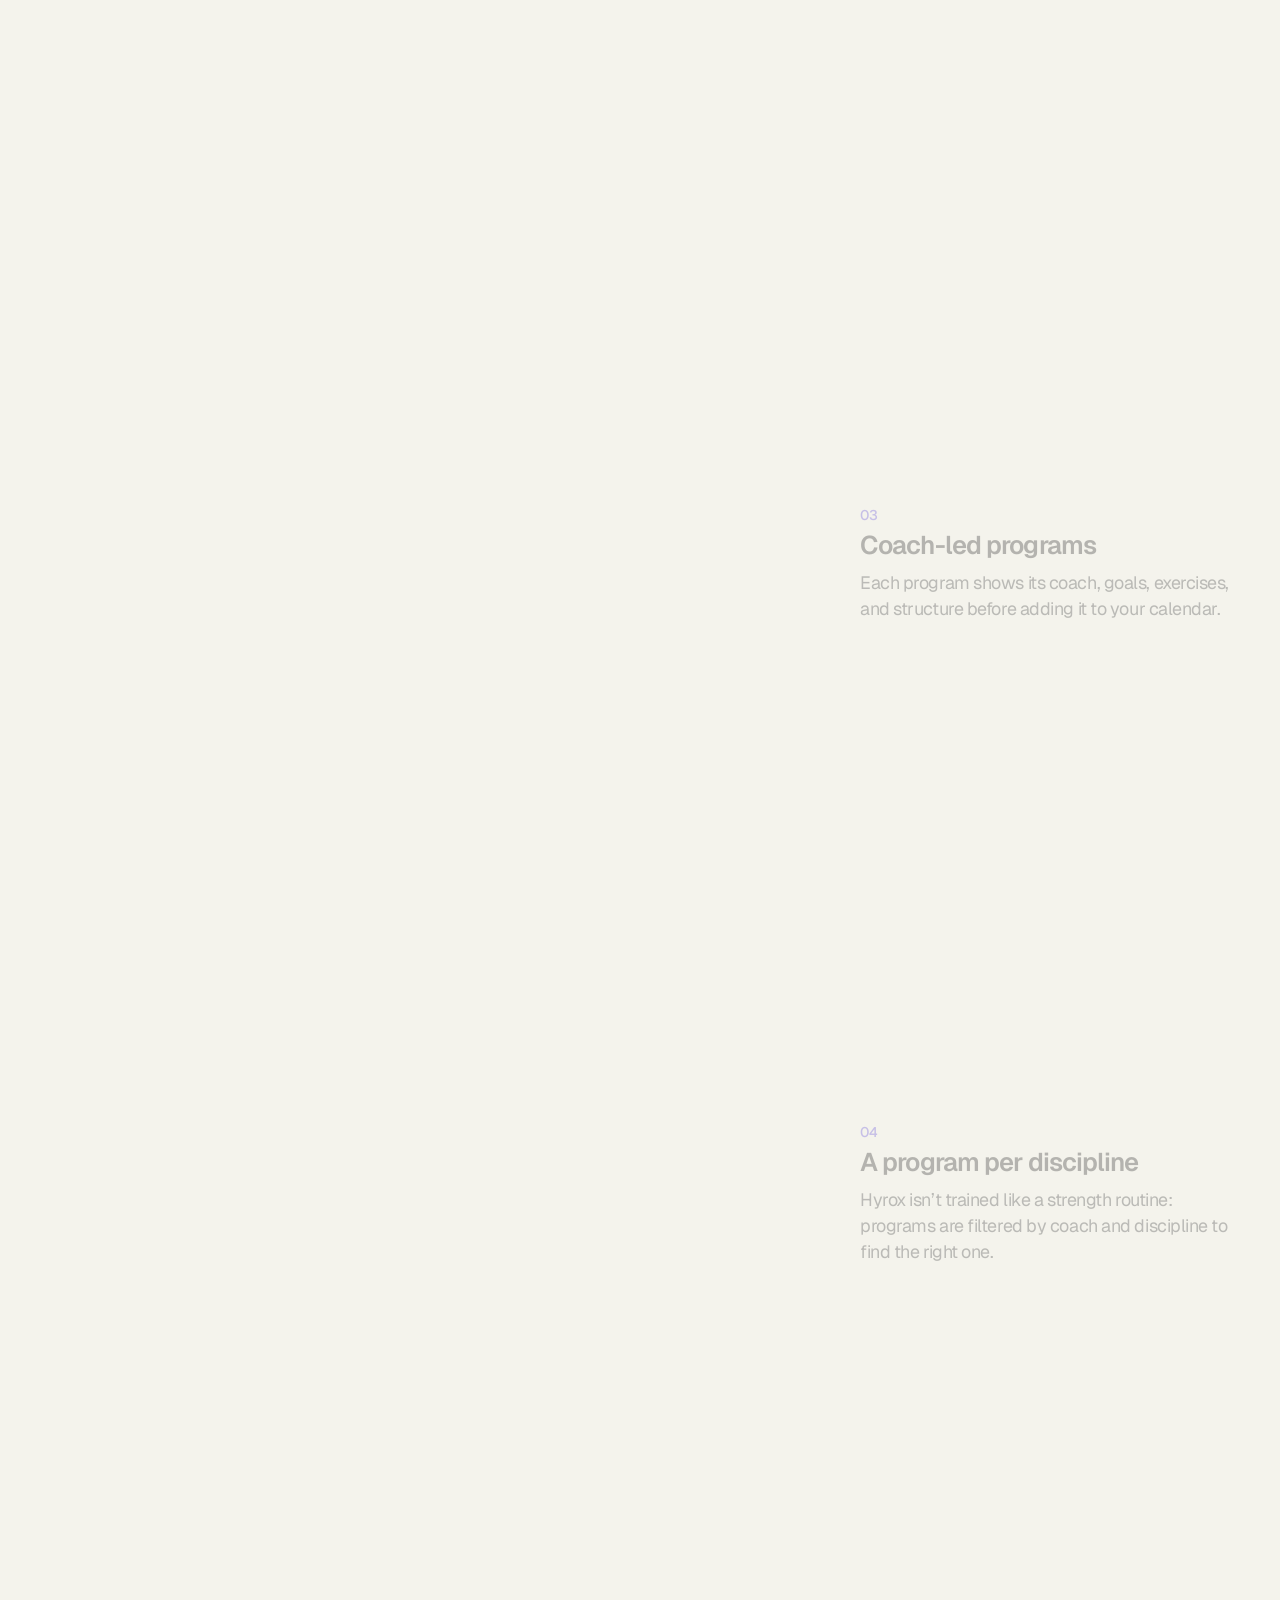
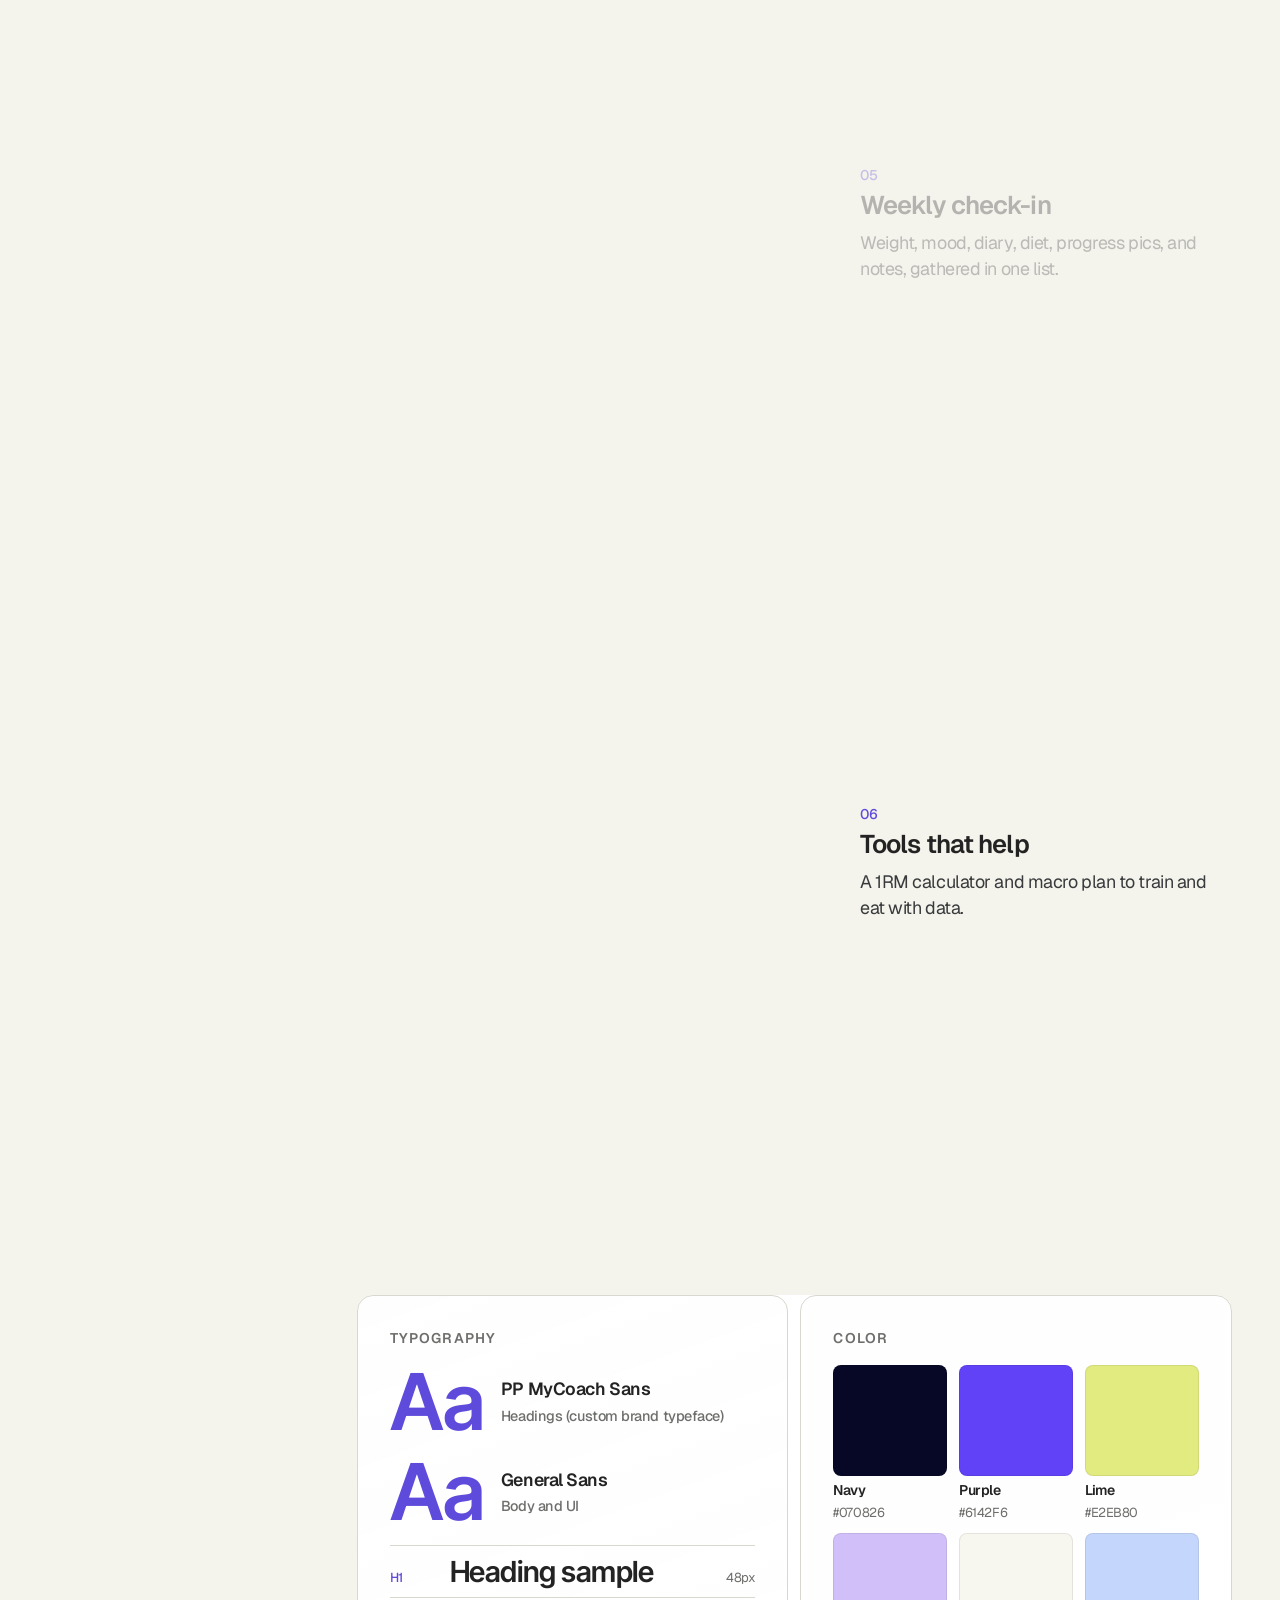
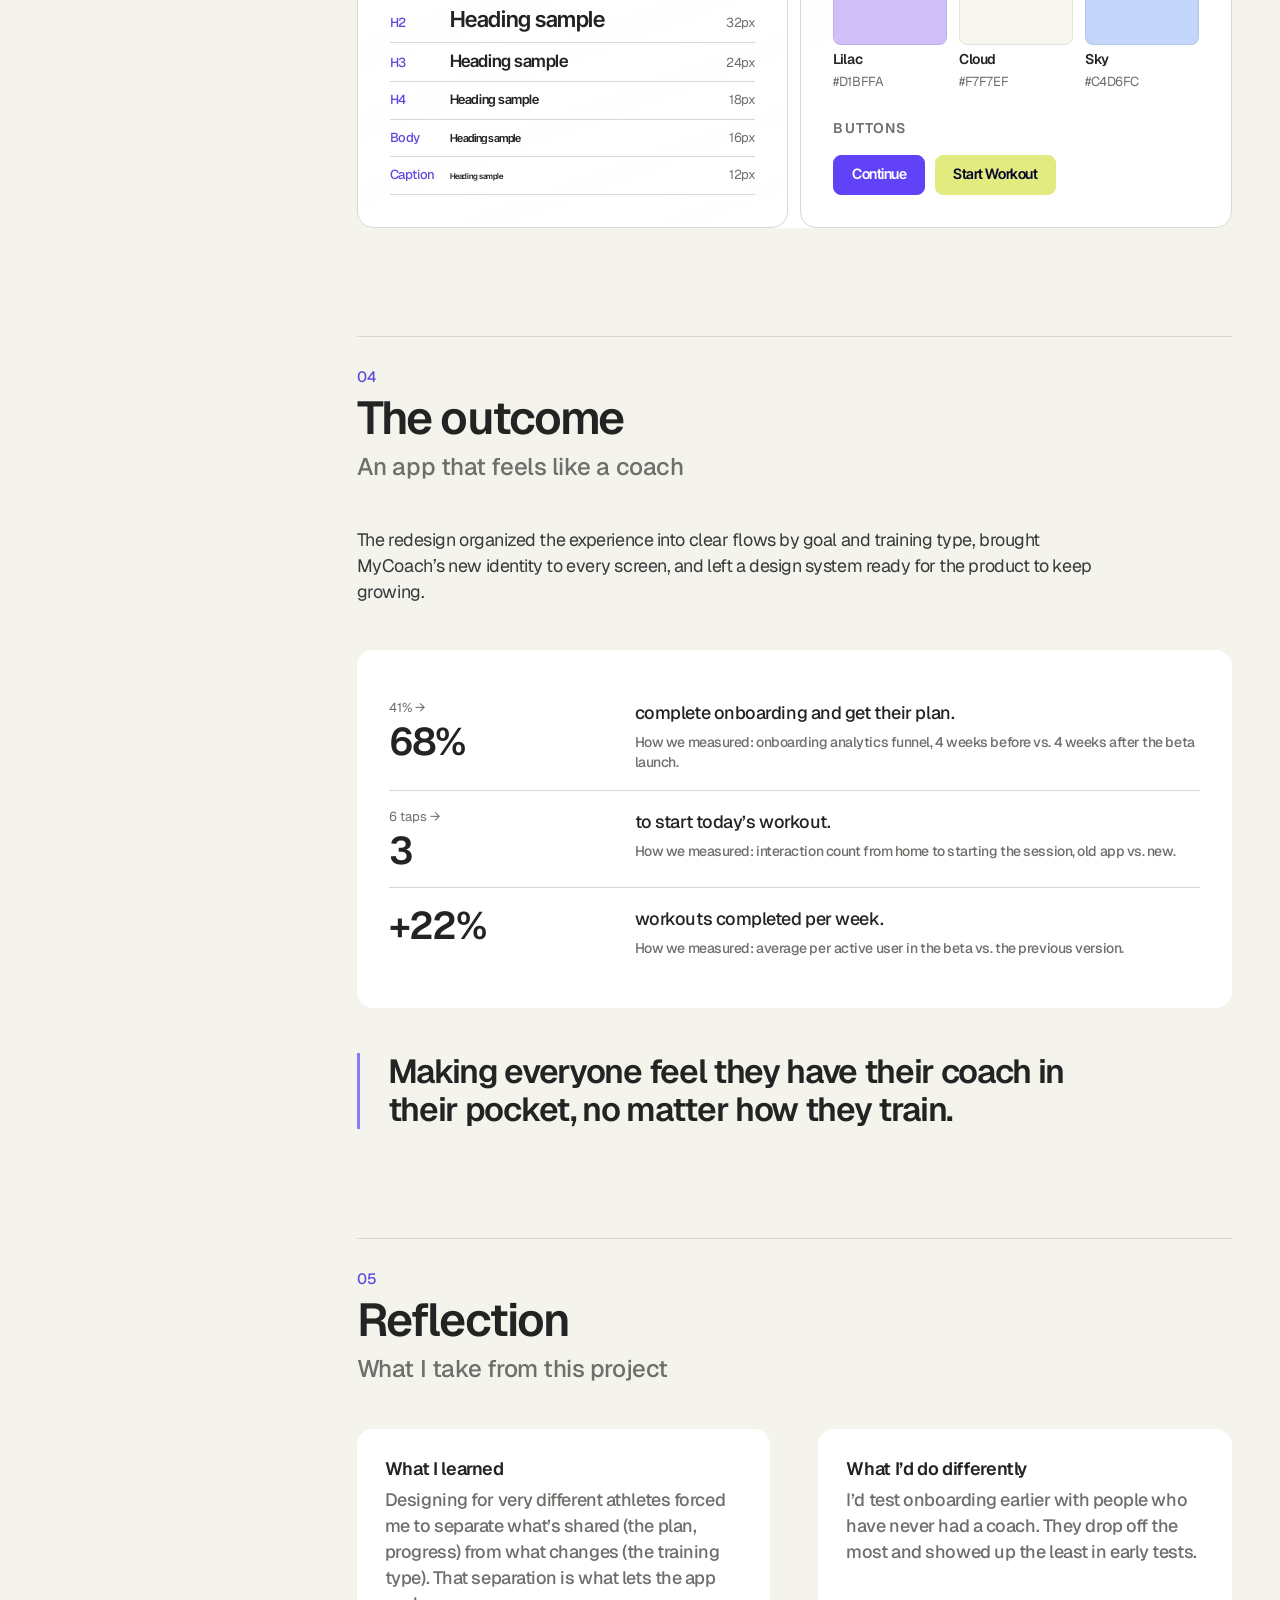
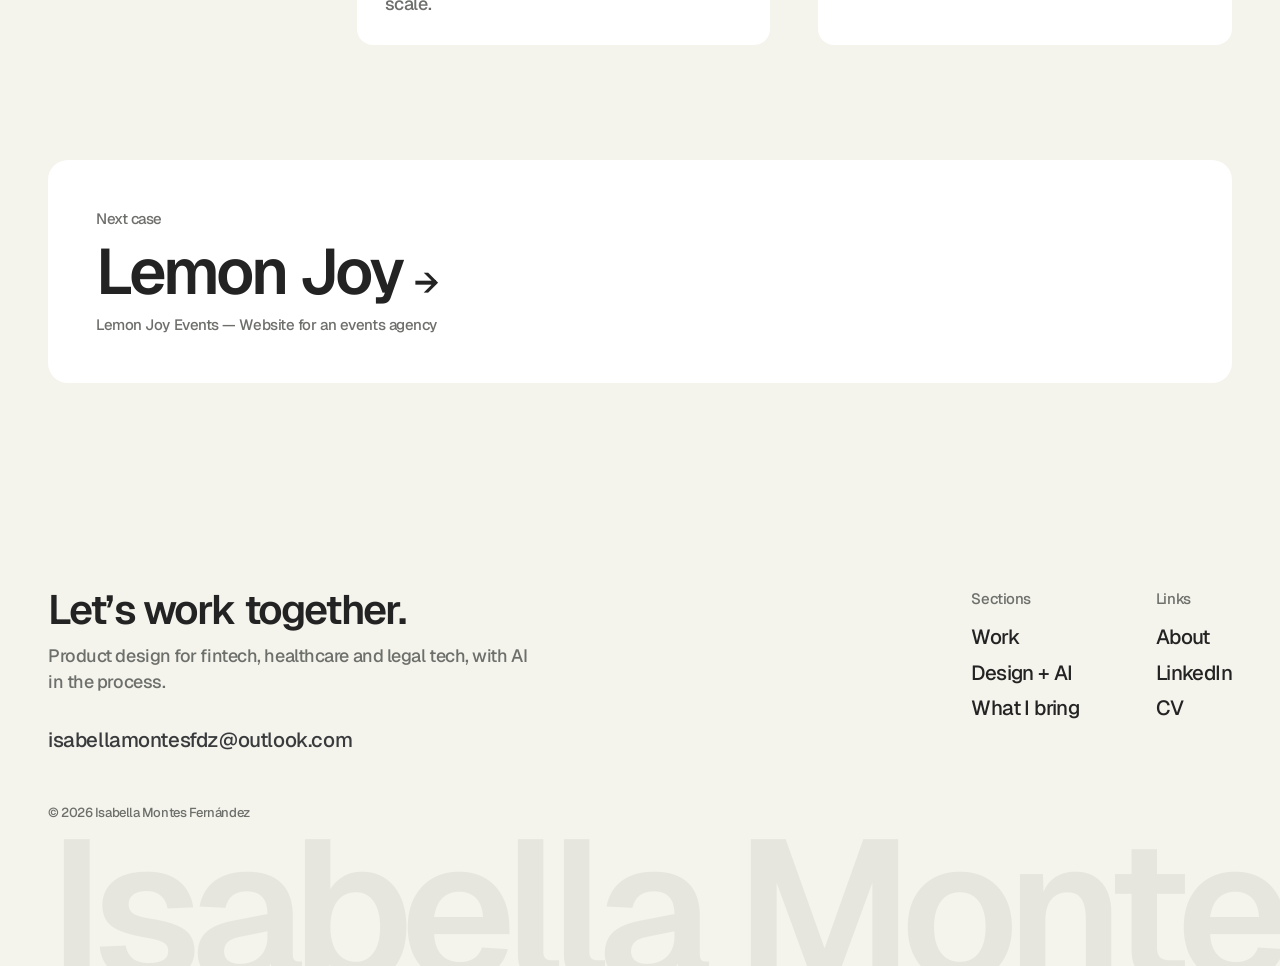
<file: mycoach/index.html>
<!doctype html>
<html lang="es">
<head>
  <meta charset="utf-8">
  <base href="../">
  <meta name="viewport" content="width=device-width, initial-scale=1">
  <title>MyCoach — MyCoach · Isabella Montes</title>
  <meta name="description" content="Rediseñé la app de MyCoach, la plataforma de entrenamiento personal del Reino Unido, para que cada tipo de atleta —de quien prepara un Hyrox a quien entrena en casa— encuentre su programa, entrene y siga su progreso en un solo lugar.">
  <meta property="og:title" content="MyCoach — MyCoach · Isabella Montes">
  <meta property="og:description" content="Rediseñé la app de MyCoach, la plataforma de entrenamiento personal del Reino Unido, para que cada tipo de atleta —de quien prepara un Hyrox a quien entrena en casa— encuentre su programa, entrene y siga su progreso en un solo lugar.">
  <meta property="og:type" content="article">
  <meta property="og:site_name" content="Isabella Montes">
  <meta property="og:locale" content="es_CO">
  <meta property="og:locale:alternate" content="en_US">
  <meta property="og:url" content="https://bybelladesign.com/mycoach/">
  <link rel="canonical" href="https://bybelladesign.com/mycoach/">
  <meta property="og:image" content="https://bybelladesign.com/assets/og/mycoach.jpg">
  <meta property="og:image:width" content="1200">
  <meta property="og:image:height" content="630">
  <meta property="og:image:alt" content="MyCoach — MyCoach · Isabella Montes">
  <meta name="twitter:card" content="summary_large_image">
  <meta name="twitter:image" content="https://bybelladesign.com/assets/og/mycoach.jpg">
  <meta name="theme-color" content="#F4F3EC">
  <link rel="icon" href="assets/favicon.svg" type="image/svg+xml">
  <link rel="icon" href="favicon.ico" sizes="48x48">
  <link rel="apple-touch-icon" href="assets/apple-touch-icon.png">
  <link rel="preconnect" href="https://fonts.googleapis.com">
  <link rel="preconnect" href="https://fonts.gstatic.com" crossorigin>
  <link href="https://fonts.googleapis.com/css2?family=Geist:wght@400;500;600&display=swap" rel="stylesheet">
  <!-- Fuentes de los design systems de los casos -->
  <link href="https://fonts.googleapis.com/css2?family=Inter+Tight:wght@400;500;600&family=Poppins:wght@600&display=swap" rel="stylesheet">
  <link rel="stylesheet" href="css/styles.css?v=202611256">
  <!-- Rediseño 2026: los casos con el mismo sistema que la home (crema, Geist, lavanda, tarjetas blancas) -->
  <link rel="stylesheet" href="css/case.css?v=202611256">
  <script>document.documentElement.classList.add("js")</script>
  <script src="data/proyectos.js?v=202611256" defer></script>
  <script src="data/home.js?v=202611256" defer></script>
  <script src="js/i18n.js?v=202611256" defer></script>
  <script src="js/home-v2.js?v=202611256" defer></script>
  <script src="js/render.js?v=202611256" defer></script>
  <script src="js/main.js?v=202611256" defer></script>
</head>
<body data-slug="mycoach">

  <!-- generado por generar-casos.py: no editar, edita proyecto.html -->
  <!-- Plantilla única para todos los casos: el contenido sale de data/proyectos.js
       según la URL, por ejemplo proyecto.html?p=nova -->
  <a href="#main" class="skip" data-i18n="skip">Saltar al contenido</a>
  <div class="progress" role="progressbar" aria-valuemin="0" aria-valuemax="100" aria-valuenow="0" data-i18n-label="case.progress" aria-label="Progreso de lectura"><span></span></div>

  <header class="top header">
    <div class="top__left">
      <a href="./" class="top__logo pill" aria-label="Isabella Montes — inicio">
        <svg class="logo" viewBox="39 48 120 181" width="19" height="28" aria-hidden="true" focusable="false"><path fill-rule="evenodd" d="M41,170a59,59 0 1,0 118,0a59,59 0 1,0 -118,0Z M67,170a33,33 0 1,0 66,0a33,33 0 1,0 -66,0Z"></path><rect x="41" y="95" width="26" height="134"></rect><circle class="logo__dot" cx="54" cy="63" r="15"></circle></svg>
      </a>
      <div class="lang pill" role="group" data-i18n-label="lang.label" aria-label="Cambiar idioma">
        <button type="button" data-lang="es" aria-pressed="true">ES</button>
        <button type="button" data-lang="en" aria-pressed="false">EN</button>
      </div>
    </div>
    <div class="top__bar pill">
      <nav class="top__nav" aria-label="Principal">
        <a href="./#trabajo" aria-current="page" data-i18n="nav.work">Trabajo</a>
        <a href="./#ia" data-i18n="nav2.ai">Diseño + IA</a>
        <a href="./#sobre-mi" data-i18n="nav.about">Sobre mí</a>
        <a href="./#aporte" data-i18n="nav2.svc">Qué aporto</a>
      </nav>
      <a href="./#contacto" class="top__cta" data-i18n="nav2.cta">Escríbeme</a>
    </div>
  </header>

  <main id="main" class="case" data-case="" style="--c: #c9b8ff;">
    <section class="case-hero">
      <div class="case-hero__inner">
        <a href="./#trabajo" class="case-hero__back link">← Todos los casos</a>
        <p class="case-hero__eyebrow" data-reveal="">MyCoach · 2025 · Rediseño de la app de entrenamiento personal</p>
        <h1 class="case-hero__name" data-words="">MyCoach</h1>
        
          <p class="roller" style="--len:20" aria-label="Tu meta, tu plan. Entrena a tu manera. Tu PT de bolsillo.">
            <span class="roller__track" aria-hidden="true">
              <span class="roller__line">Tu meta, tu plan.</span><span class="roller__line">Entrena a tu manera.</span><span class="roller__line">Tu PT de bolsillo.</span><span class="roller__line">Tu meta, tu plan.</span>
            </span>
          </p>
        <p class="case-hero__summary" data-reveal="">Un rediseño que llevó del 41% al 68% a quienes terminan el onboarding y reciben su plan.</p>
        <ul class="b-impact case-impact" aria-label="Impacto">
    <li data-reveal="" style="--d:0ms">
      <strong><small class="metric__from">41% →</small><span>68%</span></strong>
      <span>completa el onboarding y recibe su plan</span>
    </li>
    <li data-reveal="" style="--d:90ms">
      <strong><small class="metric__from">6 toques →</small><span>3</span></strong>
      <span>para empezar el entrenamiento del día</span>
    </li>
    <li data-reveal="" style="--d:180ms">
      <strong><small class="metric__from" aria-hidden="true">&nbsp;</small><span data-count="+22%">+22%</span></strong>
      <span>entrenamientos completados por semana en la beta</span>
    </li>
    <li data-reveal="" style="--d:270ms">
      <strong><small class="metric__from" aria-hidden="true">&nbsp;</small><span data-count="6">6</span></strong>
      <span>flujos rediseñados de punta a punta</span>
    </li></ul>
      </div>
    </section>

    <dl class="case-facts" data-reveal="">
      <div><dt>Producto</dt><dd>App móvil de entrenamiento personal</dd></div>
      <div><dt>Industria</dt><dd>Fitness / SaaS</dd></div>
      <div><dt>Rol</dt><dd>Product Designer</dd></div>
      
      
      <div><dt>Alcance</dt><dd>UX/UI, wireflows, design system</dd></div>
    </dl>

    <p class="case-intro" data-reveal="">Rediseñé la app de MyCoach, la plataforma de entrenamiento personal del Reino Unido, para que cada tipo de atleta —de quien prepara un Hyrox a quien entrena en casa— encuentre su programa, entrene y siga su progreso en un solo lugar.</p>

    <div class="case-showcase clip" data-reveal="">
      <div class="scene scene--c scene--arc" style="--c:#c9b8ff" aria-hidden="true">
        <div class="scene__stage">
          
            <div class="scene__dev scene__dev--1 scene__dev--phone" data-depth="0.5">
              <div class="scene__float" style="--delay:0s"><div class="device dv dv--phone dv-white">
        <i class="dv__edge" style="--k:1"></i><i class="dv__edge" style="--k:2"></i><i class="dv__edge" style="--k:3"></i><i class="dv__edge" style="--k:4"></i><i class="dv__edge" style="--k:5"></i><i class="dv__edge" style="--k:6"></i><i class="dv__back"></i><div class="dv__face"><div class="device__screen"><img src="assets/proyectos/mycoach/home.jpg" alt="" decoding="async"></div><span class="dv__island"></span></div>
        <i class="dv__btn dv__btn--1"></i><i class="dv__btn dv__btn--2"></i><i class="dv__btn dv__btn--3"></i>
      </div></div>
            </div>
            <div class="scene__dev scene__dev--2 scene__dev--phone" data-depth="1.1">
              <div class="scene__float" style="--delay:-1.7s"><div class="device dv dv--phone dv-white">
        <i class="dv__edge" style="--k:1"></i><i class="dv__edge" style="--k:2"></i><i class="dv__edge" style="--k:3"></i><i class="dv__edge" style="--k:4"></i><i class="dv__edge" style="--k:5"></i><i class="dv__edge" style="--k:6"></i><i class="dv__back"></i><div class="dv__face"><div class="device__screen"><img src="assets/proyectos/mycoach/program.jpg" alt="" decoding="async"></div><span class="dv__island"></span></div>
        <i class="dv__btn dv__btn--1"></i><i class="dv__btn dv__btn--2"></i><i class="dv__btn dv__btn--3"></i>
      </div></div>
            </div>
            <div class="scene__dev scene__dev--3 scene__dev--phone" data-depth="1.7">
              <div class="scene__float" style="--delay:-3.4s"><div class="device dv dv--phone dv-white">
        <i class="dv__edge" style="--k:1"></i><i class="dv__edge" style="--k:2"></i><i class="dv__edge" style="--k:3"></i><i class="dv__edge" style="--k:4"></i><i class="dv__edge" style="--k:5"></i><i class="dv__edge" style="--k:6"></i><i class="dv__back"></i><div class="dv__face"><div class="device__screen"><img src="assets/proyectos/mycoach/workout.jpg" alt="" decoding="async"></div><span class="dv__island"></span></div>
        <i class="dv__btn dv__btn--1"></i><i class="dv__btn dv__btn--2"></i><i class="dv__btn dv__btn--3"></i>
      </div></div>
            </div>
        </div>
      </div></div>

    <div class="case-layout">
      <nav class="toc" aria-label="En este caso">
        <p class="toc__title">En este caso</p>
        <ol><li><a href="#c-1"><span>01</span>El reto</a></li><li><a href="#c-5"><span>02</span>El proceso</a></li><li><a href="#c-8"><span>03</span>La solución</a></li><li><a href="#c-12"><span>04</span>El resultado</a></li><li><a href="#c-16"><span>05</span>Reflexión</a></li></ol>
      </nav>
      <div class="case-body">
      <header class="b-chapter" id="c-1">
        <span class="b-chapter__num" aria-hidden="true">01</span>
        <div>
          <h2 class="b-chapter__title" data-words="">El reto</h2>
          <p class="b-chapter__sub" data-reveal="">Una sola app para atletas muy distintos</p>
        </div>
      </header><p class="b-statement" data-words="">La misma app tenía que servirle a quien corre su <em>primer maratón</em>, a quien prepara un <em>Hyrox</em> y a quien solo quiere entrenar en casa.</p>
      <section class="b-text" data-reveal="">
        
        <div class="b-text__body"><p>MyCoach conecta a miles de personas con entrenadores en una comunidad que se define como “el PT en tu bolsillo”. Con la nueva identidad de marca, la app necesitaba ponerse a la altura: más personal, más clara y capaz de acompañar objetivos y tipos de entrenamiento muy diferentes.</p></div>
      </section>
      <div class="b-versus">
        
          <section class="b-versus__col b-versus__col--antes" data-reveal="" style="--d:0ms">
            <h3>Lo que había que resolver</h3>
            <ul><li>Perfiles y metas muy distintos en un mismo producto</li><li>Programas, entrenamientos sueltos y retos mezclados</li><li>Seguimiento disperso entre peso, dieta, ánimo y fotos</li><li>Una marca nueva que la app aún no reflejaba</li></ul>
          </section>
          <section class="b-versus__col b-versus__col--despues" data-reveal="" style="--d:120ms">
            <h3>Cómo lo abordé</h3>
            <ul><li>Onboarding que personaliza el plan desde el primer minuto</li><li>Un flujo claro para cada forma de entrenar</li><li>Un check-in semanal que reúne todo el seguimiento</li><li>Un design system que traduce la marca a la interfaz</li></ul>
          </section>
      </div>
      <header class="b-chapter" id="c-5">
        <span class="b-chapter__num" aria-hidden="true">02</span>
        <div>
          <h2 class="b-chapter__title" data-words="">El proceso</h2>
          <p class="b-chapter__sub" data-reveal="">De la marca a cada pantalla</p>
        </div>
      </header>
      <ol class="b-process" data-reveal="" style="--n:4">
        
          <li style="--d:0ms;--k:0">
            <span class="b-process__dot" aria-hidden="true"></span>
            <span class="b-process__num">01</span>
            <h3>Marca</h3>
            <p>Partí de las guías de marca: historia, valores, tipografía propia y paleta.</p>
          </li>
          <li style="--d:160ms;--k:1">
            <span class="b-process__dot" aria-hidden="true"></span>
            <span class="b-process__num">02</span>
            <h3>Wireflows</h3>
            <p>Mapeé cada flujo de la app 3.0: registro, check-in, diario, peso, ánimo, dieta y fotos.</p>
          </li>
          <li style="--d:320ms;--k:2">
            <span class="b-process__dot" aria-hidden="true"></span>
            <span class="b-process__num">03</span>
            <h3>Design system</h3>
            <p>Componentes, íconos de navegación y estilos listos para escalar.</p>
          </li>
          <li style="--d:480ms;--k:3">
            <span class="b-process__dot" aria-hidden="true"></span>
            <span class="b-process__num">04</span>
            <h3>Alta fidelidad</h3>
            <p>Más de 40 pantallas, iterando y depurando las que no aportaban.</p>
          </li>
      </ol>
      <section class="b-cards-wrap">
        <h3 class="b-text__title" data-reveal="">Principios de diseño</h3>
        <ul class="b-cards" style="--n:3">
          
            <li class="b-card" data-reveal="" style="--d:0ms">
              <span class="b-card__num">01</span>
              <h4>Personal desde el inicio</h4>
              <p>Preguntar lo justo para armar un plan que se sienta propio.</p>
            </li>
            <li class="b-card" data-reveal="" style="--d:80ms">
              <span class="b-card__num">02</span>
              <h4>Un camino por tipo de entrenamiento</h4>
              <p>Programas de semanas o entrenamientos sueltos, sin mezclarlos.</p>
            </li>
            <li class="b-card" data-reveal="" style="--d:160ms">
              <span class="b-card__num">03</span>
              <h4>Seguir el progreso sin fricción</h4>
              <p>Registrar peso, ánimo o comidas en pocos toques.</p>
            </li>
        </ul>
      </section>
      <header class="b-chapter" id="c-8">
        <span class="b-chapter__num" aria-hidden="true">03</span>
        <div>
          <h2 class="b-chapter__title" data-words="">La solución</h2>
          <p class="b-chapter__sub" data-reveal="">Seis flujos, una experiencia</p>
        </div>
      </header>
      <section class="b-flow" style="--n:4" aria-label="Recorrido">
        <div class="b-flow__sticky">
          <p class="b-flow__hint" aria-hidden="true">Desliza para ver el recorrido →</p>
          <ol class="b-flow__track" tabindex="0">
            
              <li class="b-flow__step">
                <div class="b-flow__phone"><div class="device dv dv--phone dv-white">
        <i class="dv__edge" style="--k:1"></i><i class="dv__edge" style="--k:2"></i><i class="dv__edge" style="--k:3"></i><i class="dv__edge" style="--k:4"></i><i class="dv__edge" style="--k:5"></i><i class="dv__edge" style="--k:6"></i><i class="dv__back"></i><div class="dv__face"><div class="device__screen"><img src="assets/proyectos/mycoach/goals.jpg" alt="Selección de objetivos" decoding="async"></div><span class="dv__island"></span></div>
        <i class="dv__btn dv__btn--1"></i><i class="dv__btn dv__btn--2"></i><i class="dv__btn dv__btn--3"></i>
      </div></div>
                <div class="b-flow__text">
                  <span class="b-flow__num">Paso 01</span>
                  <h3>Tus metas, tu plan</h3>
                  <p>Hasta tres objetivos entre doce: maratón, Hyrox, fuerza, salud general y más.</p>
                </div>
              </li>
              <li class="b-flow__step">
                <div class="b-flow__phone"><div class="device dv dv--phone dv-white">
        <i class="dv__edge" style="--k:1"></i><i class="dv__edge" style="--k:2"></i><i class="dv__edge" style="--k:3"></i><i class="dv__edge" style="--k:4"></i><i class="dv__edge" style="--k:5"></i><i class="dv__edge" style="--k:6"></i><i class="dv__back"></i><div class="dv__face"><div class="device__screen"><img src="assets/proyectos/mycoach/matching.jpg" alt="Emparejando el programa" decoding="async"></div><span class="dv__island"></span></div>
        <i class="dv__btn dv__btn--1"></i><i class="dv__btn dv__btn--2"></i><i class="dv__btn dv__btn--3"></i>
      </div></div>
                <div class="b-flow__text">
                  <span class="b-flow__num">Paso 02</span>
                  <h3>Un programa a tu medida</h3>
                  <p>La app empareja a cada persona con su programa ideal mientras hace un calentamiento rápido.</p>
                </div>
              </li>
              <li class="b-flow__step">
                <div class="b-flow__phone"><div class="device dv dv--phone dv-white">
        <i class="dv__edge" style="--k:1"></i><i class="dv__edge" style="--k:2"></i><i class="dv__edge" style="--k:3"></i><i class="dv__edge" style="--k:4"></i><i class="dv__edge" style="--k:5"></i><i class="dv__edge" style="--k:6"></i><i class="dv__back"></i><div class="dv__face"><div class="device__screen"><img src="assets/proyectos/mycoach/all-set.jpg" alt="Todo listo" decoding="async"></div><span class="dv__island"></span></div>
        <i class="dv__btn dv__btn--1"></i><i class="dv__btn dv__btn--2"></i><i class="dv__btn dv__btn--3"></i>
      </div></div>
                <div class="b-flow__text">
                  <span class="b-flow__num">Paso 03</span>
                  <h3>Listo para empezar</h3>
                  <p>Un cierre claro que lleva directo al primer entrenamiento.</p>
                </div>
              </li>
              <li class="b-flow__step">
                <div class="b-flow__phone"><div class="device dv dv--phone dv-white">
        <i class="dv__edge" style="--k:1"></i><i class="dv__edge" style="--k:2"></i><i class="dv__edge" style="--k:3"></i><i class="dv__edge" style="--k:4"></i><i class="dv__edge" style="--k:5"></i><i class="dv__edge" style="--k:6"></i><i class="dv__back"></i><div class="dv__face"><div class="device__screen"><img src="assets/proyectos/mycoach/workout.jpg" alt="Rutina del día con sus ejercicios" decoding="async"></div><span class="dv__island"></span></div>
        <i class="dv__btn dv__btn--1"></i><i class="dv__btn dv__btn--2"></i><i class="dv__btn dv__btn--3"></i>
      </div></div>
                <div class="b-flow__text">
                  <span class="b-flow__num">Paso 04</span>
                  <h3>Tu rutina, lista para entrenar</h3>
                  <p>Duración, ejercicios, series y calorías a la vista, y un solo botón para empezar.</p>
                </div>
              </li>
          </ol>
        </div>
      </section>
      <div class="b-spot">
        <div class="b-spot__aside">
          
          <div class="b-spot__media" aria-hidden="true">
            <div class="device dv dv--phone dv-white">
        <i class="dv__edge" style="--k:1"></i><i class="dv__edge" style="--k:2"></i><i class="dv__edge" style="--k:3"></i><i class="dv__edge" style="--k:4"></i><i class="dv__edge" style="--k:5"></i><i class="dv__edge" style="--k:6"></i><i class="dv__back"></i><div class="dv__face"><div class="device__screen"><img src="assets/proyectos/mycoach/home.jpg" alt="" data-i="0" class="is-active" decoding="async"><img src="assets/proyectos/mycoach/how-train.jpg" alt="" data-i="1" class="" decoding="async"><img src="assets/proyectos/mycoach/program.jpg" alt="" data-i="2" class="" decoding="async"><img src="assets/proyectos/mycoach/programs.jpg" alt="" data-i="3" class="" decoding="async"><img src="assets/proyectos/mycoach/check-in.jpg" alt="" data-i="4" class="" decoding="async"><img src="assets/proyectos/mycoach/one-rep-max.jpg" alt="" data-i="5" class="" decoding="async"></div><span class="dv__island"></span></div>
        <i class="dv__btn dv__btn--1"></i><i class="dv__btn dv__btn--2"></i><i class="dv__btn dv__btn--3"></i>
      </div>
          </div>
        </div>
        <ol class="b-spot__steps">
          
            <li class="b-spot__step is-active" data-i="0">
              <span class="b-spot__num">01</span>
              <h3>Hoy, de un vistazo</h3>
              <p>El entrenamiento del día y las métricas clave en el inicio, para empezar sin pensar.</p>
              <div class="b-spot__inline"><div class="device dv dv--phone dv-white">
        <i class="dv__edge" style="--k:1"></i><i class="dv__edge" style="--k:2"></i><i class="dv__edge" style="--k:3"></i><i class="dv__edge" style="--k:4"></i><i class="dv__edge" style="--k:5"></i><i class="dv__edge" style="--k:6"></i><i class="dv__back"></i><div class="dv__face"><div class="device__screen"><img src="assets/proyectos/mycoach/home.jpg" alt="Inicio de MyCoach" decoding="async"></div><span class="dv__island"></span></div>
        <i class="dv__btn dv__btn--1"></i><i class="dv__btn dv__btn--2"></i><i class="dv__btn dv__btn--3"></i>
      </div></div>
            </li>
            <li class="b-spot__step" data-i="1">
              <span class="b-spot__num">02</span>
              <h3>¿Cómo quieres entrenar?</h3>
              <p>Programas de 4 a 12 semanas o entrenamientos sueltos de 10 a 90 minutos: dos caminos claros.</p>
              <div class="b-spot__inline"><div class="device dv dv--phone dv-white">
        <i class="dv__edge" style="--k:1"></i><i class="dv__edge" style="--k:2"></i><i class="dv__edge" style="--k:3"></i><i class="dv__edge" style="--k:4"></i><i class="dv__edge" style="--k:5"></i><i class="dv__edge" style="--k:6"></i><i class="dv__back"></i><div class="dv__face"><div class="device__screen"><img src="assets/proyectos/mycoach/how-train.jpg" alt="Elegir forma de entrenar" decoding="async"></div><span class="dv__island"></span></div>
        <i class="dv__btn dv__btn--1"></i><i class="dv__btn dv__btn--2"></i><i class="dv__btn dv__btn--3"></i>
      </div></div>
            </li>
            <li class="b-spot__step" data-i="2">
              <span class="b-spot__num">03</span>
              <h3>Programas con entrenador</h3>
              <p>Cada programa muestra a su entrenador, objetivos, ejercicios y estructura antes de agregarlo al calendario.</p>
              <div class="b-spot__inline"><div class="device dv dv--phone dv-white">
        <i class="dv__edge" style="--k:1"></i><i class="dv__edge" style="--k:2"></i><i class="dv__edge" style="--k:3"></i><i class="dv__edge" style="--k:4"></i><i class="dv__edge" style="--k:5"></i><i class="dv__edge" style="--k:6"></i><i class="dv__back"></i><div class="dv__face"><div class="device__screen"><img src="assets/proyectos/mycoach/program.jpg" alt="Detalle de un programa" decoding="async"></div><span class="dv__island"></span></div>
        <i class="dv__btn dv__btn--1"></i><i class="dv__btn dv__btn--2"></i><i class="dv__btn dv__btn--3"></i>
      </div></div>
            </li>
            <li class="b-spot__step" data-i="3">
              <span class="b-spot__num">04</span>
              <h3>Un programa por disciplina</h3>
              <p>Un Hyrox no se entrena como una rutina de fuerza: los programas se filtran por entrenador y disciplina para encontrar el indicado.</p>
              <div class="b-spot__inline"><div class="device dv dv--phone dv-white">
        <i class="dv__edge" style="--k:1"></i><i class="dv__edge" style="--k:2"></i><i class="dv__edge" style="--k:3"></i><i class="dv__edge" style="--k:4"></i><i class="dv__edge" style="--k:5"></i><i class="dv__edge" style="--k:6"></i><i class="dv__back"></i><div class="dv__face"><div class="device__screen"><img src="assets/proyectos/mycoach/programs.jpg" alt="Lista de programas por disciplina" decoding="async"></div><span class="dv__island"></span></div>
        <i class="dv__btn dv__btn--1"></i><i class="dv__btn dv__btn--2"></i><i class="dv__btn dv__btn--3"></i>
      </div></div>
            </li>
            <li class="b-spot__step" data-i="4">
              <span class="b-spot__num">05</span>
              <h3>Check-in semanal</h3>
              <p>Peso, ánimo, diario, dieta, fotos de progreso y notas, reunidos en una sola lista.</p>
              <div class="b-spot__inline"><div class="device dv dv--phone dv-white">
        <i class="dv__edge" style="--k:1"></i><i class="dv__edge" style="--k:2"></i><i class="dv__edge" style="--k:3"></i><i class="dv__edge" style="--k:4"></i><i class="dv__edge" style="--k:5"></i><i class="dv__edge" style="--k:6"></i><i class="dv__back"></i><div class="dv__face"><div class="device__screen"><img src="assets/proyectos/mycoach/check-in.jpg" alt="Check-in semanal" decoding="async"></div><span class="dv__island"></span></div>
        <i class="dv__btn dv__btn--1"></i><i class="dv__btn dv__btn--2"></i><i class="dv__btn dv__btn--3"></i>
      </div></div>
            </li>
            <li class="b-spot__step" data-i="5">
              <span class="b-spot__num">06</span>
              <h3>Herramientas que ayudan</h3>
              <p>Calculadora de 1RM y plan de macros para entrenar y comer con datos.</p>
              <div class="b-spot__inline"><div class="device dv dv--phone dv-white">
        <i class="dv__edge" style="--k:1"></i><i class="dv__edge" style="--k:2"></i><i class="dv__edge" style="--k:3"></i><i class="dv__edge" style="--k:4"></i><i class="dv__edge" style="--k:5"></i><i class="dv__edge" style="--k:6"></i><i class="dv__back"></i><div class="dv__face"><div class="device__screen"><img src="assets/proyectos/mycoach/one-rep-max.jpg" alt="Calculadora de 1RM" decoding="async"></div><span class="dv__island"></span></div>
        <i class="dv__btn dv__btn--1"></i><i class="dv__btn dv__btn--2"></i><i class="dv__btn dv__btn--3"></i>
      </div></div>
            </li>
        </ol>
      </div>
      <div class="b-ds" data-reveal="">
        <section class="b-ds__col">
          <h4 class="b-ds__label">Tipografía</h4>
          
            <div class="b-ds__font">
              <span class="b-ds__aa" style="font-family:'PP MyCoach Sans', 'Inter Tight', sans-serif" aria-hidden="true">Aa</span>
              <div><strong>PP MyCoach Sans</strong><span>Títulos (tipografía propia de la marca)</span></div>
            </div>
            <div class="b-ds__font">
              <span class="b-ds__aa" style="font-family:'General Sans', 'Inter Tight', sans-serif" aria-hidden="true">Aa</span>
              <div><strong>General Sans</strong><span>Texto e interfaz</span></div>
            </div>
          
            <ul class="b-ds__scale" style="font-family:'PP MyCoach Sans', 'Inter Tight', sans-serif">
              
                <li>
                  <span class="b-ds__tag">H1</span>
                  <span class="b-ds__sample" style="font-size:29px">Título de ejemplo</span>
                  <span class="b-ds__px">48px</span>
                </li>
                <li>
                  <span class="b-ds__tag">H2</span>
                  <span class="b-ds__sample" style="font-size:22px">Título de ejemplo</span>
                  <span class="b-ds__px">32px</span>
                </li>
                <li>
                  <span class="b-ds__tag">H3</span>
                  <span class="b-ds__sample" style="font-size:17px">Título de ejemplo</span>
                  <span class="b-ds__px">24px</span>
                </li>
                <li>
                  <span class="b-ds__tag">H4</span>
                  <span class="b-ds__sample" style="font-size:13px">Título de ejemplo</span>
                  <span class="b-ds__px">18px</span>
                </li>
                <li>
                  <span class="b-ds__tag">Body</span>
                  <span class="b-ds__sample" style="font-size:11px">Título de ejemplo</span>
                  <span class="b-ds__px">16px</span>
                </li>
                <li>
                  <span class="b-ds__tag">Caption</span>
                  <span class="b-ds__sample" style="font-size:8px">Título de ejemplo</span>
                  <span class="b-ds__px">12px</span>
                </li>
            </ul>
        </section>
        <section class="b-ds__col">
          <h4 class="b-ds__label">Color</h4>
          <ul class="b-ds__swatches">
            
              <li><span class="b-ds__chip" style="background:#070826"></span><strong>Navy</strong><code>#070826</code></li>
              <li><span class="b-ds__chip" style="background:#6142F6"></span><strong>Purple</strong><code>#6142F6</code></li>
              <li><span class="b-ds__chip" style="background:#E2EB80"></span><strong>Lime</strong><code>#E2EB80</code></li>
              <li><span class="b-ds__chip" style="background:#D1BFFA"></span><strong>Lilac</strong><code>#D1BFFA</code></li>
              <li><span class="b-ds__chip" style="background:#F7F7EF"></span><strong>Cloud</strong><code>#F7F7EF</code></li>
              <li><span class="b-ds__chip" style="background:#C4D6FC"></span><strong>Sky</strong><code>#C4D6FC</code></li>
          </ul>
          
          
            <h4 class="b-ds__label">Botones</h4>
            <div class="b-ds__buttons" style="font-family:'General Sans', 'Inter Tight', sans-serif">
              <span class="b-ds__btn" style="background:#6142F6;color:#FFFFFF;border-color:#6142F6">Continue</span><span class="b-ds__btn" style="background:#E2EB80;color:#070826;border-color:#E2EB80">Start Workout</span>
            </div>
        </section>
      </div>
      <header class="b-chapter" id="c-12">
        <span class="b-chapter__num" aria-hidden="true">04</span>
        <div>
          <h2 class="b-chapter__title" data-words="">El resultado</h2>
          <p class="b-chapter__sub" data-reveal="">Una app que se siente como un entrenador</p>
        </div>
      </header>
      <section class="b-text" data-reveal="">
        
        <div class="b-text__body"><p>El rediseño ordenó la experiencia en flujos claros por objetivo y tipo de entrenamiento, llevó la nueva identidad de MyCoach a cada pantalla y dejó un design system listo para que el producto siga creciendo.</p></div>
      </section>
      <section class="b-outcome" data-reveal="">
        
        <ul class="b-outcome__list">
          
            <li>
              <strong><small class="metric__from">41% →</small>68%</strong>
              <div><p>completa el onboarding y recibe su plan.</p><p class="b-outcome__how"><span>Cómo se midió:</span> embudo de analítica del onboarding, 4 semanas antes frente a 4 semanas después del lanzamiento de la beta.</p></div>
            </li>
            <li>
              <strong><small class="metric__from">6 toques →</small>3</strong>
              <div><p>para empezar el entrenamiento del día.</p><p class="b-outcome__how"><span>Cómo se midió:</span> conteo de interacciones desde el home hasta iniciar la sesión, app anterior frente a la nueva.</p></div>
            </li>
            <li>
              <strong>+22%</strong>
              <div><p>entrenamientos completados por semana.</p><p class="b-outcome__how"><span>Cómo se midió:</span> promedio por usuario activo en la beta frente a la versión anterior.</p></div>
            </li>
        </ul>
      </section><blockquote class="b-quote"><p data-words="">Que cada persona sienta que tiene a su entrenador en el bolsillo, sin importar cómo entrene.</p></blockquote>
      <header class="b-chapter" id="c-16">
        <span class="b-chapter__num" aria-hidden="true">05</span>
        <div>
          <h2 class="b-chapter__title" data-words="">Reflexión</h2>
          <p class="b-chapter__sub" data-reveal="">Lo que me llevo de este proyecto</p>
        </div>
      </header>
      <section class="b-reflection" data-reveal="">
        
        <div class="b-reflection__cols">
          <div><h4>Lo que aprendí</h4><p>Diseñar para atletas muy distintos me obligó a separar lo que es común (el plan, el progreso) de lo que cambia (el tipo de entrenamiento). Esa separación es la que hace que la app escale.</p></div>
          <div><h4>Lo que haría distinto</h4><p>Probaría antes el onboarding con personas que nunca han tenido entrenador. Son las que más abandonan y las que menos aparecieron en las primeras pruebas.</p></div>
        </div>
      </section></div>
    </div>

    <a href="lemon-joy/" class="next" style="--c:#f6ef85">
      <span class="next__text">
        <span class="next__label">Siguiente caso</span>
        <span class="next__title">Lemon Joy <span class="arrow" aria-hidden="true">→</span></span>
        <span class="next__tags">Lemon Joy Events — Sitio web para agencia de eventos</span>
      </span>
      
    </a></main>


  <footer class="foot2">
    <div class="foot2__in">
      <div class="foot2__main">
        <h2 class="foot2__title" data-i18n="ft.title">Trabajemos juntos.</h2>
        <p class="foot2__text" data-i18n="ft.text">Product design para fintech, salud y legal tech, con IA en el proceso.</p>
        <a class="foot2__mail" href="mailto:isabellamontesfdz@outlook.com">isabellamontesfdz@outlook.com</a>
      </div>
      <nav class="foot2__col" aria-labelledby="ft-main">
        <p id="ft-main" data-i18n="ft.main">Secciones</p>
        <a href="./#trabajo" data-i18n="nav.work">Trabajo</a>
        <a href="./#ia" data-i18n="nav2.ai">Diseño + IA</a>
        <a href="./#aporte" data-i18n="nav2.svc">Qué aporto</a>
      </nav>
      <nav class="foot2__col" aria-labelledby="ft-links">
        <p id="ft-links" data-i18n="ft.links">Enlaces</p>
        <a href="./#sobre-mi" data-i18n="nav.about">Sobre mí</a>
        <a href="https://www.linkedin.com/in/isabellamontesux-uidesigner/" target="_blank" rel="noopener">LinkedIn</a>
        <a href="assets/cv-isabella-montes.pdf" data-i18n-href="cv.href" target="_blank" rel="noopener" data-i18n="nav2.cv">CV</a>
      </nav>
      <p class="foot2__legal">© <span class="year">2026</span> Isabella Montes Fernández</p>
    </div>
    <p class="foot2__big" aria-hidden="true">Isabella Montes</p>
  </footer>
</body>
</html>
</file>
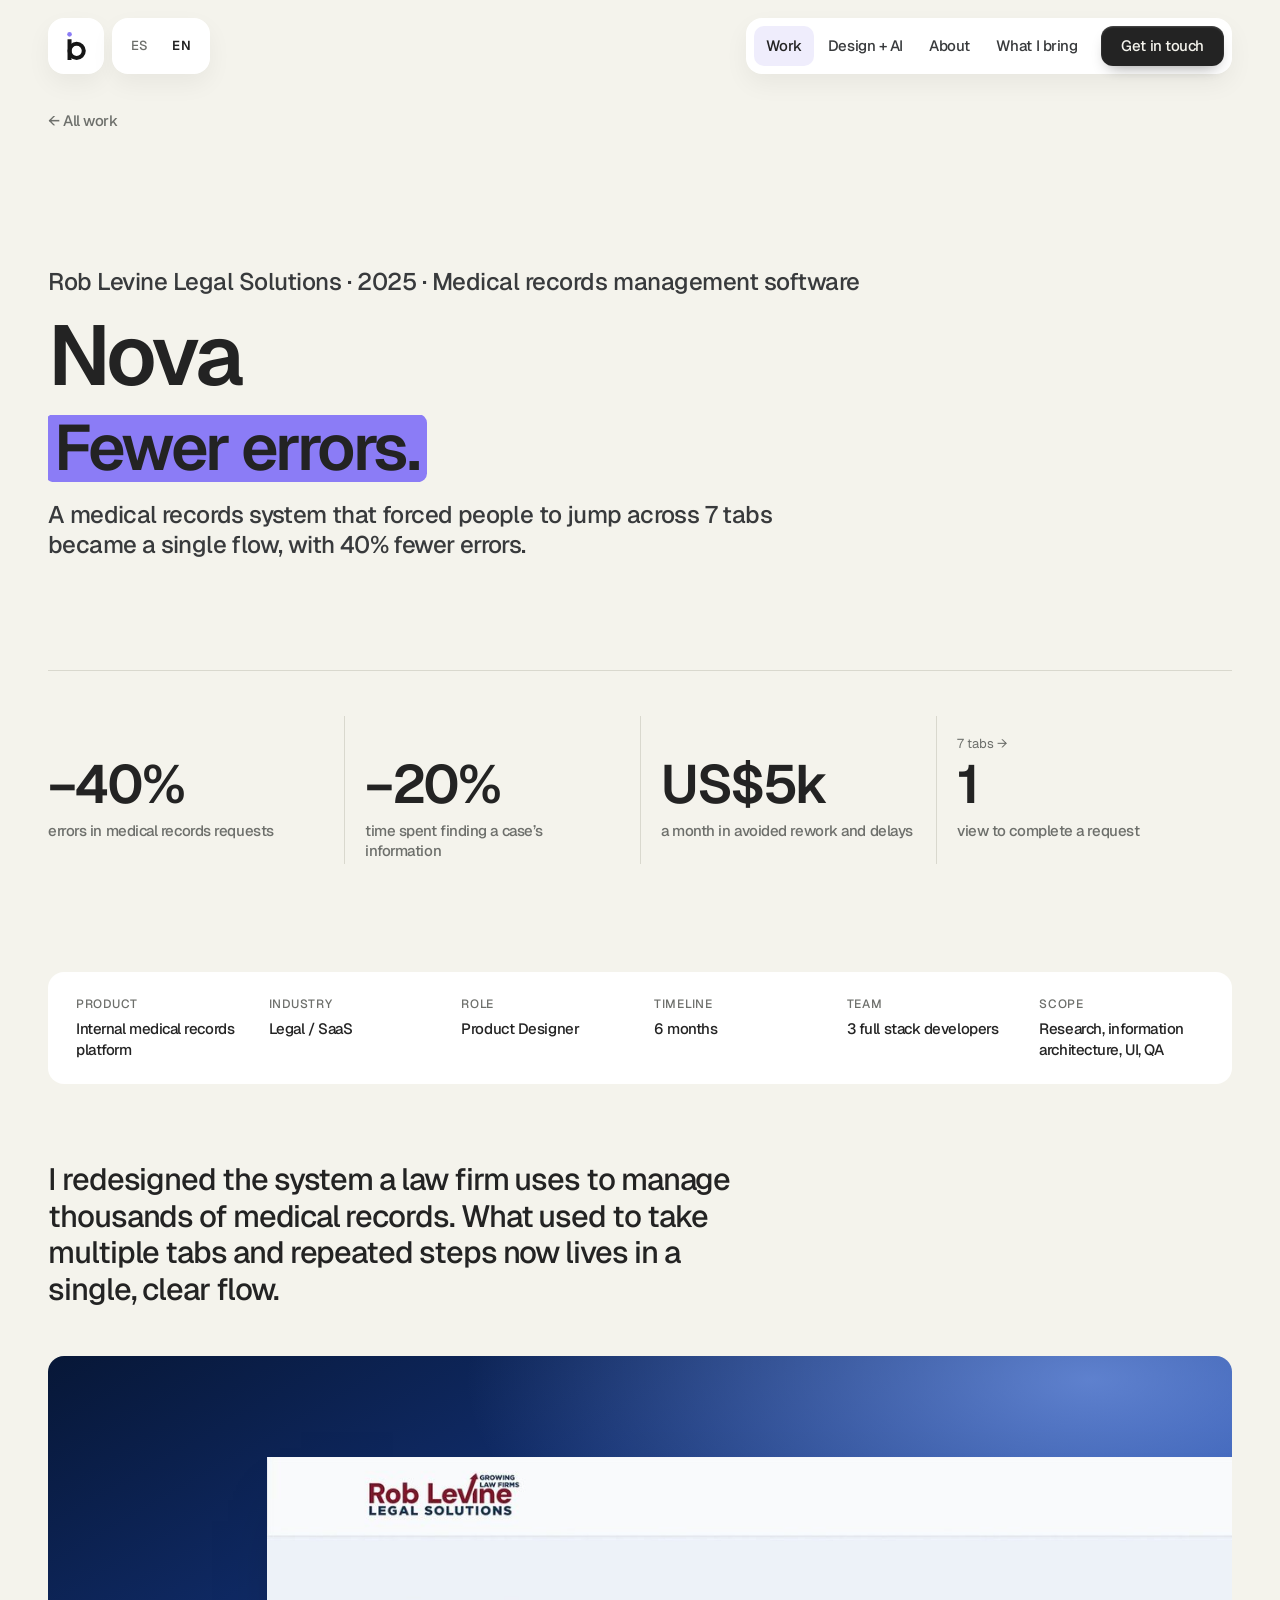
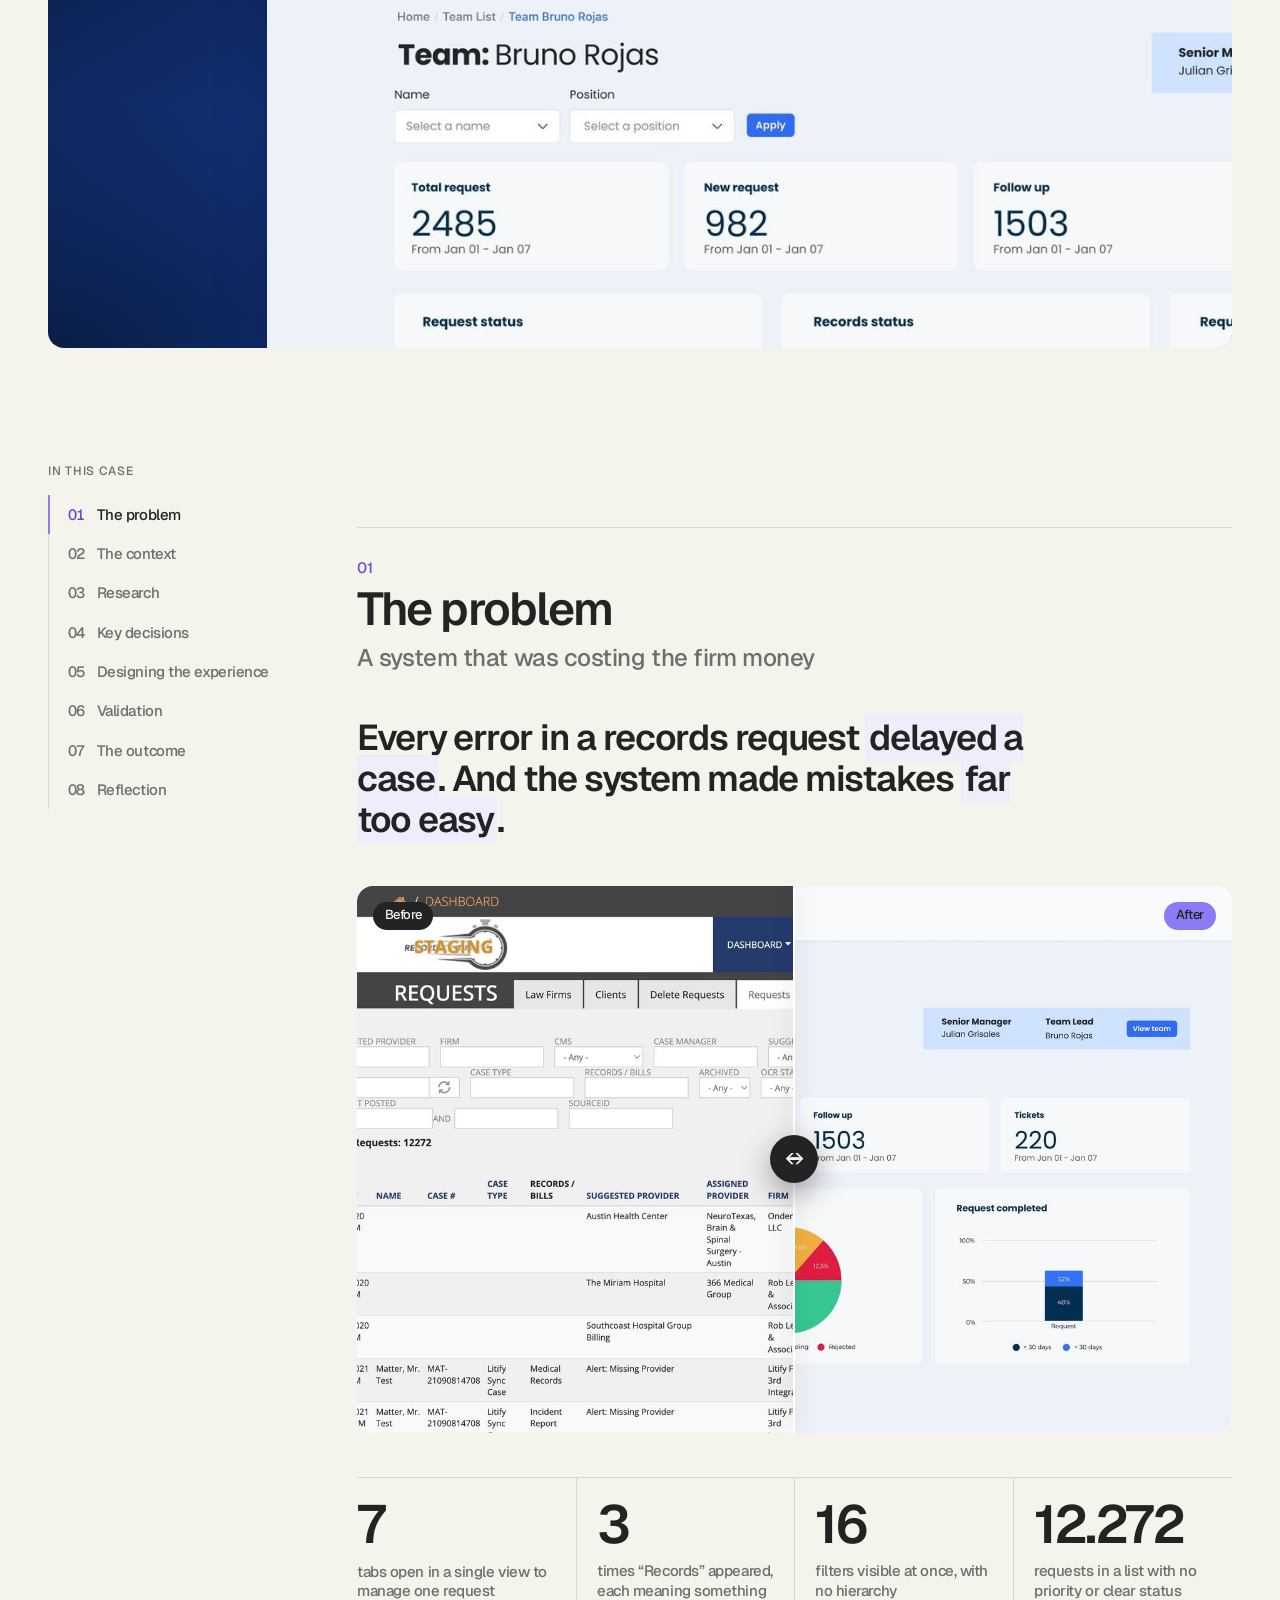
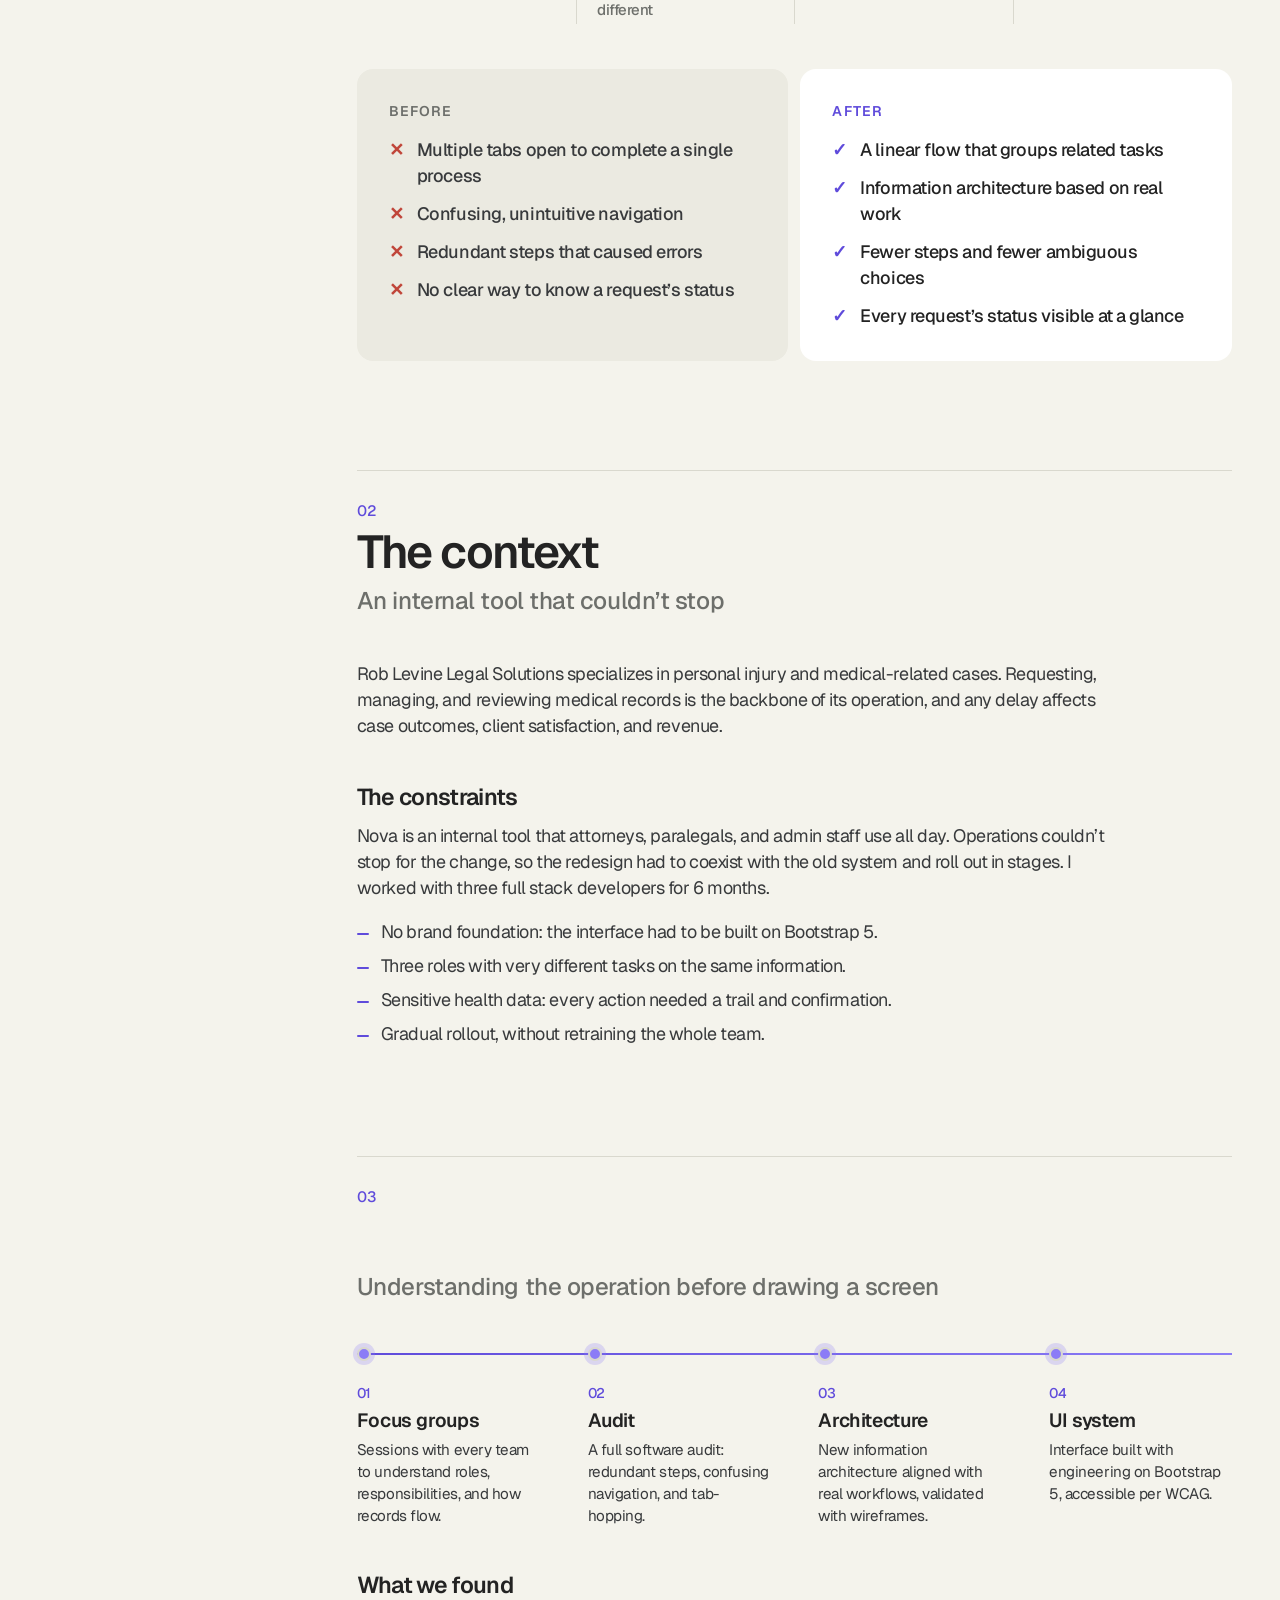
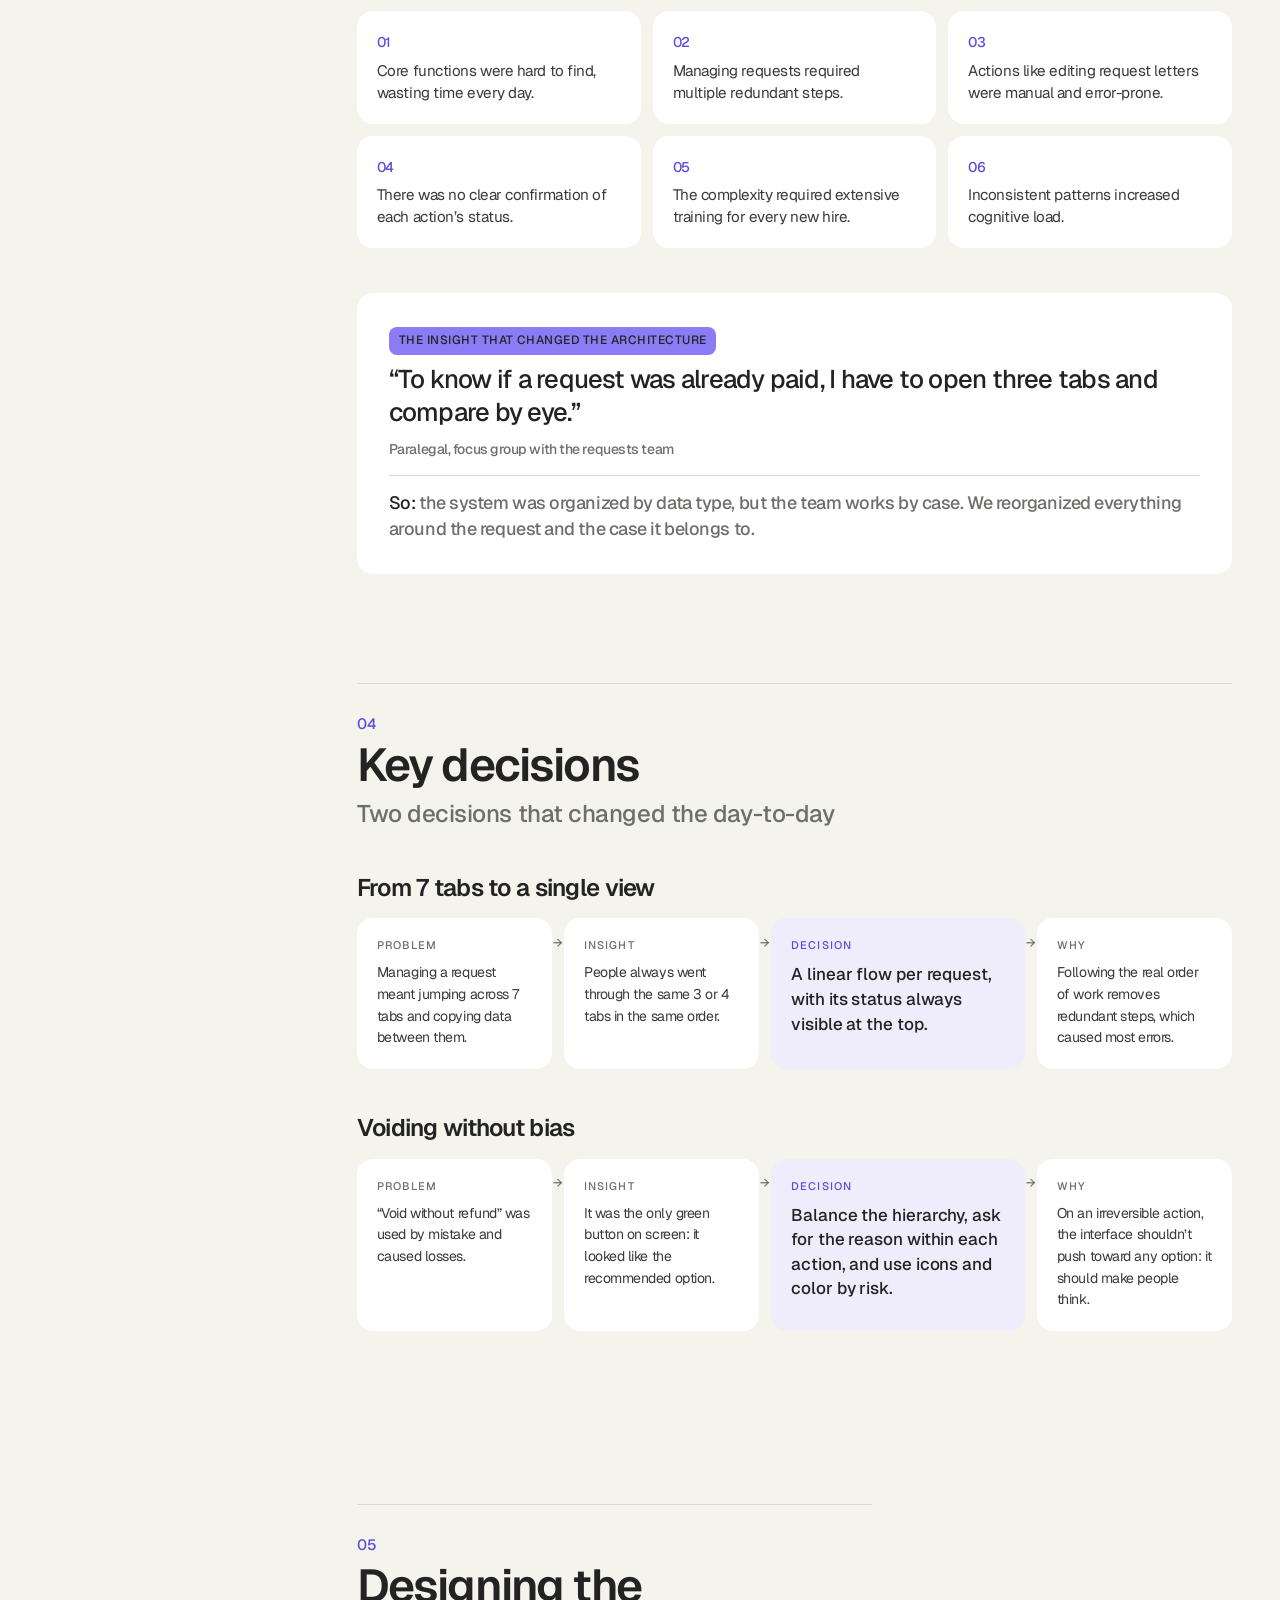
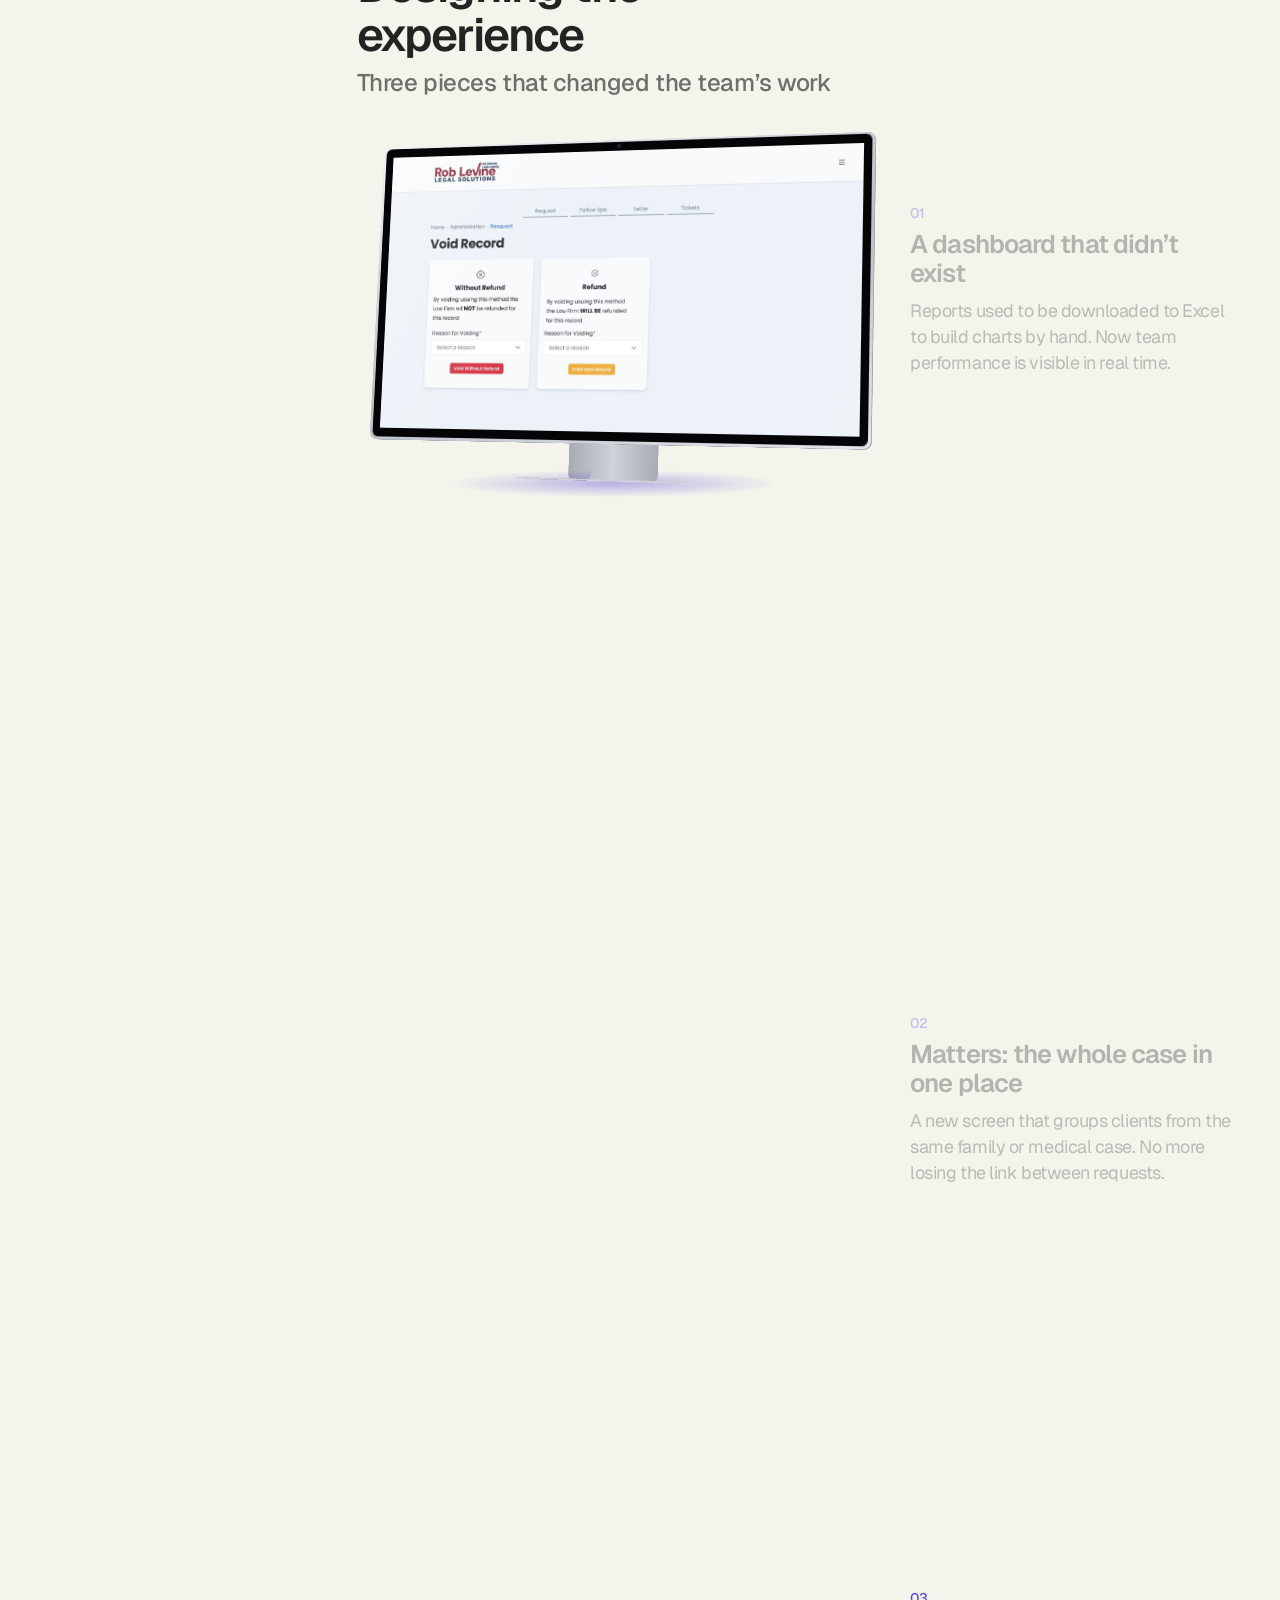
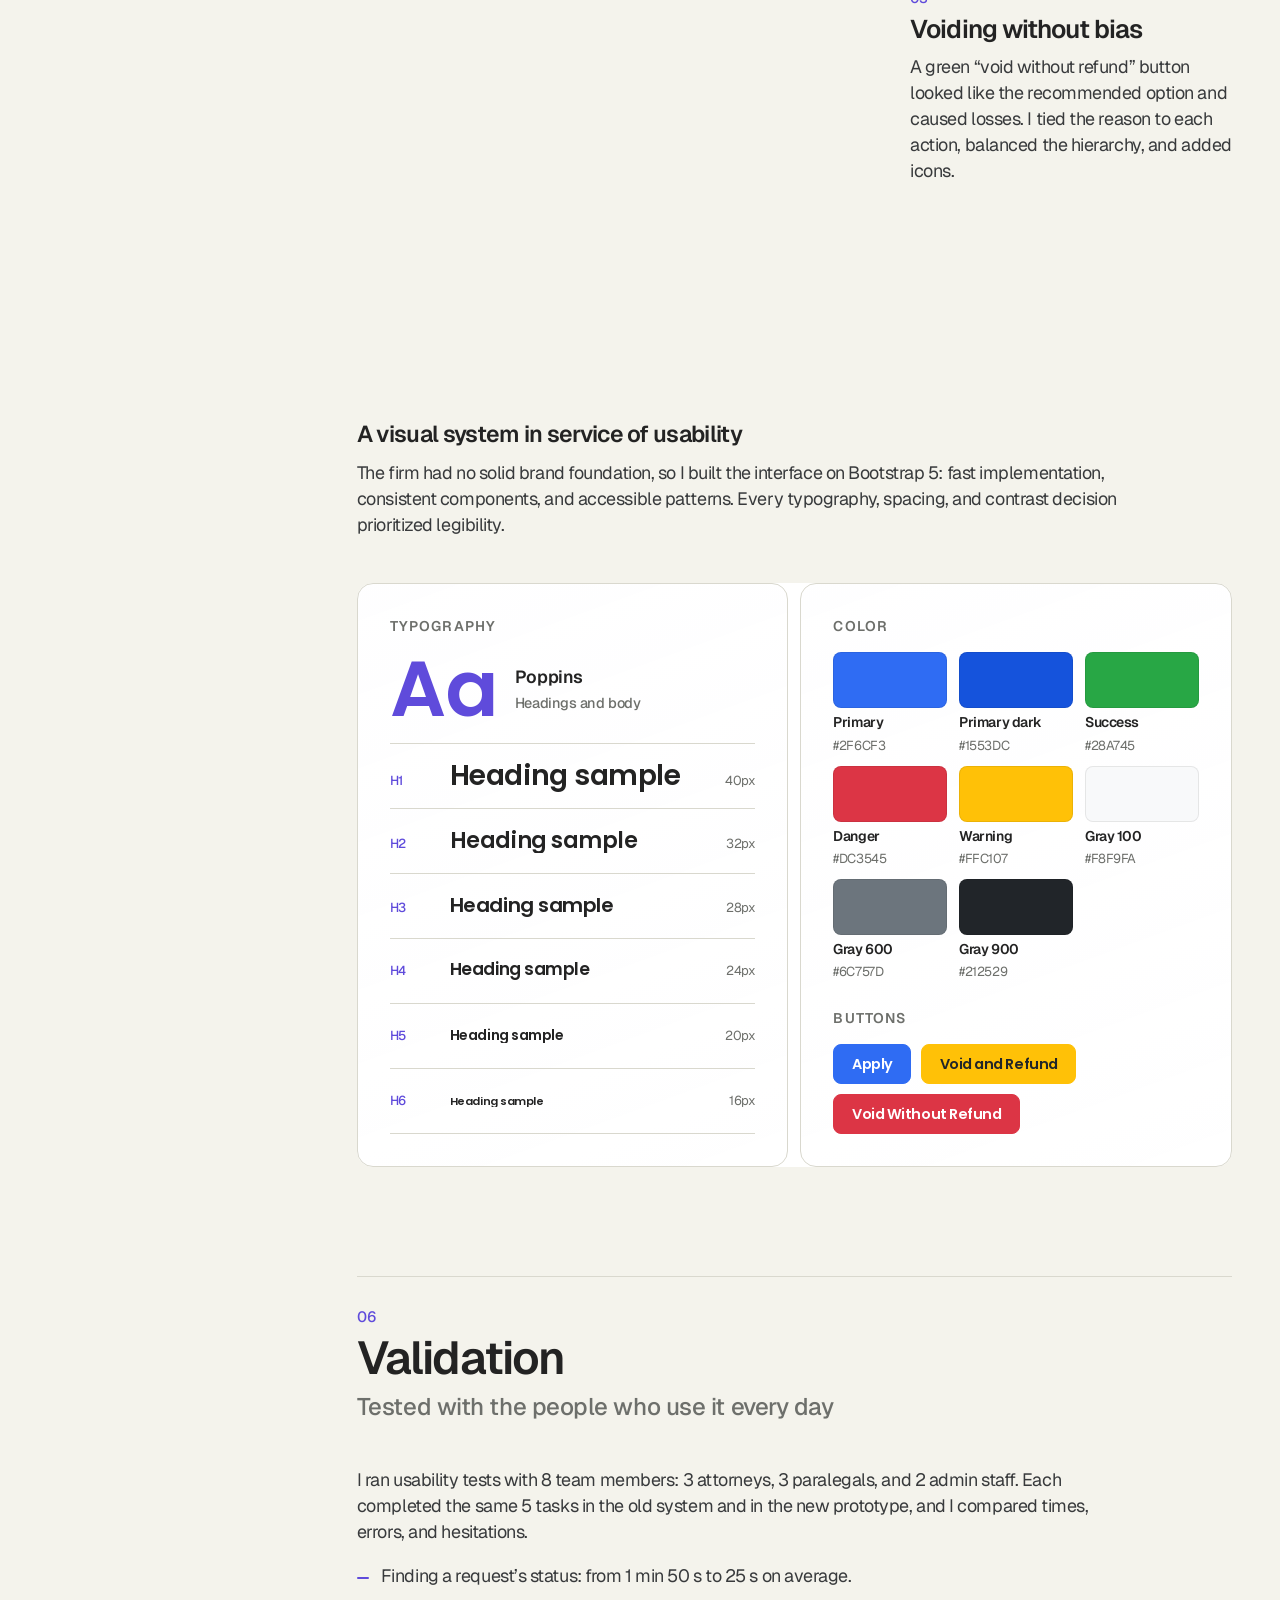
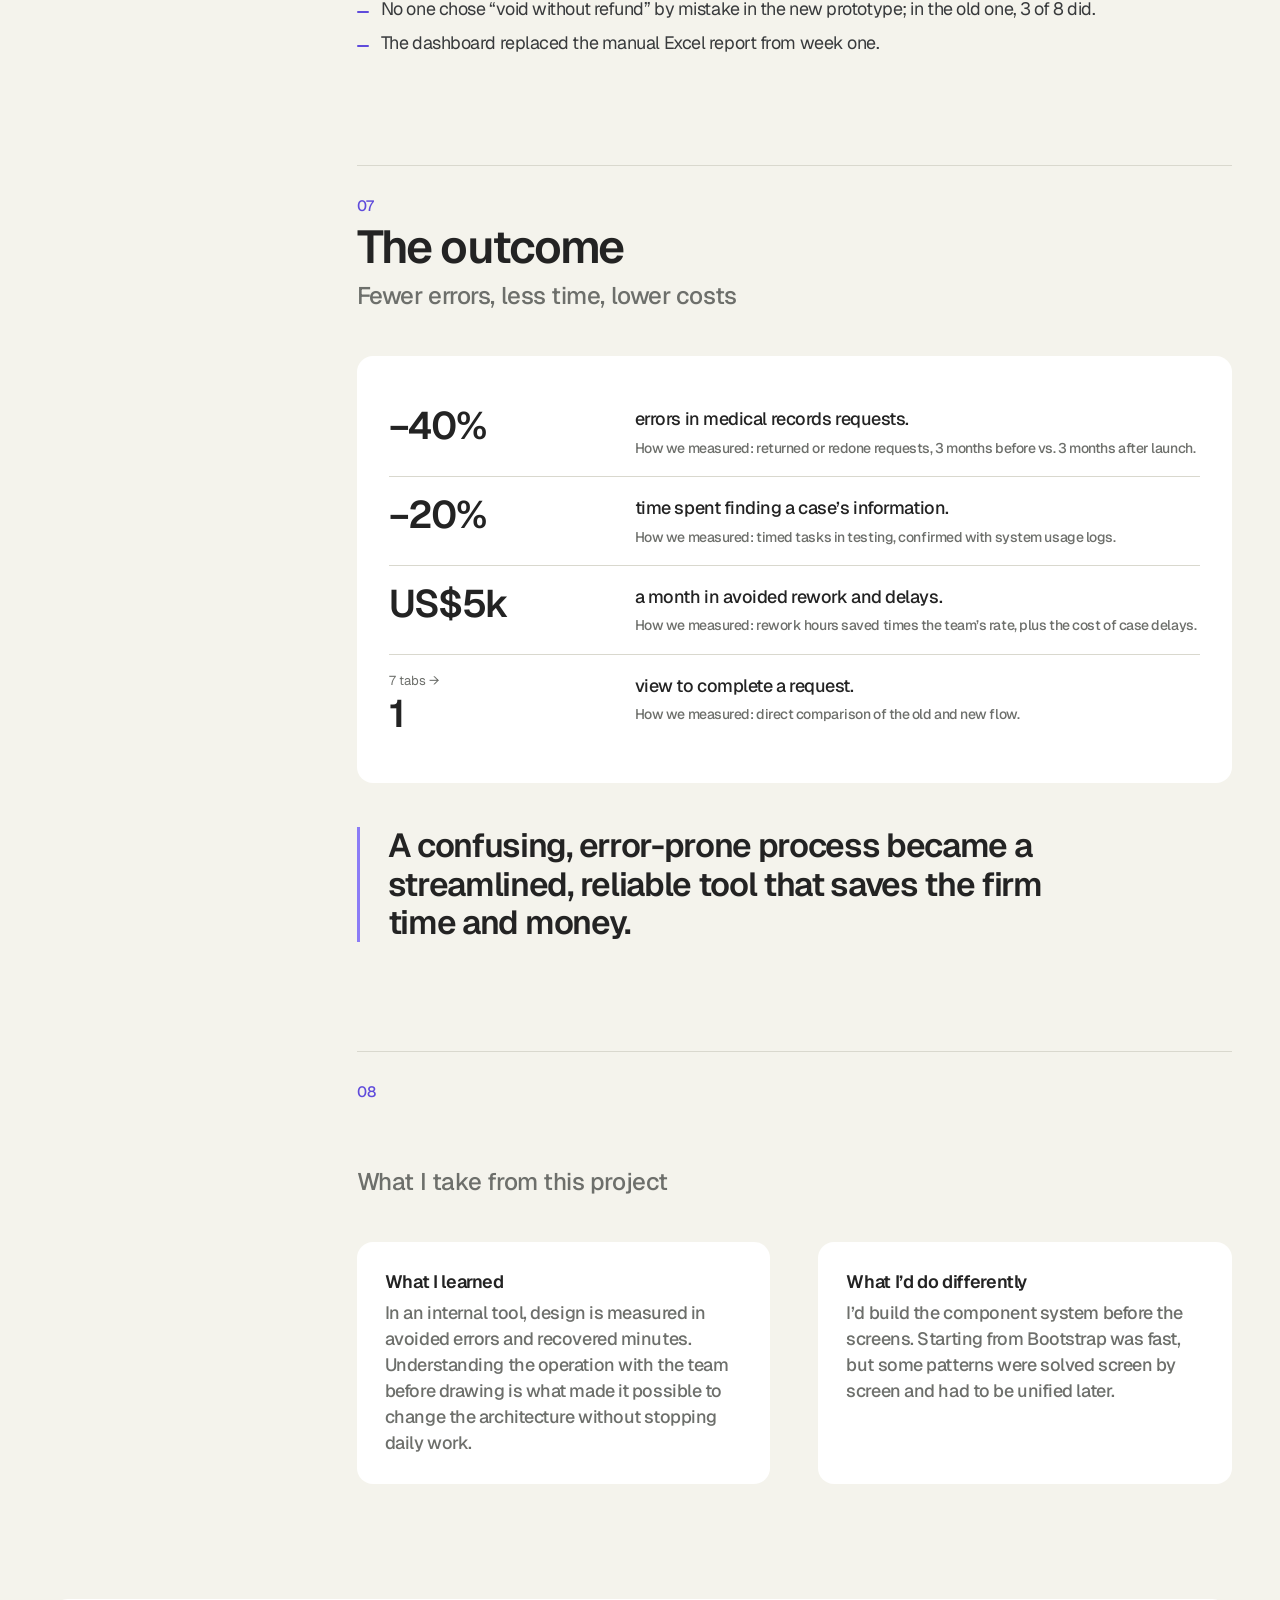
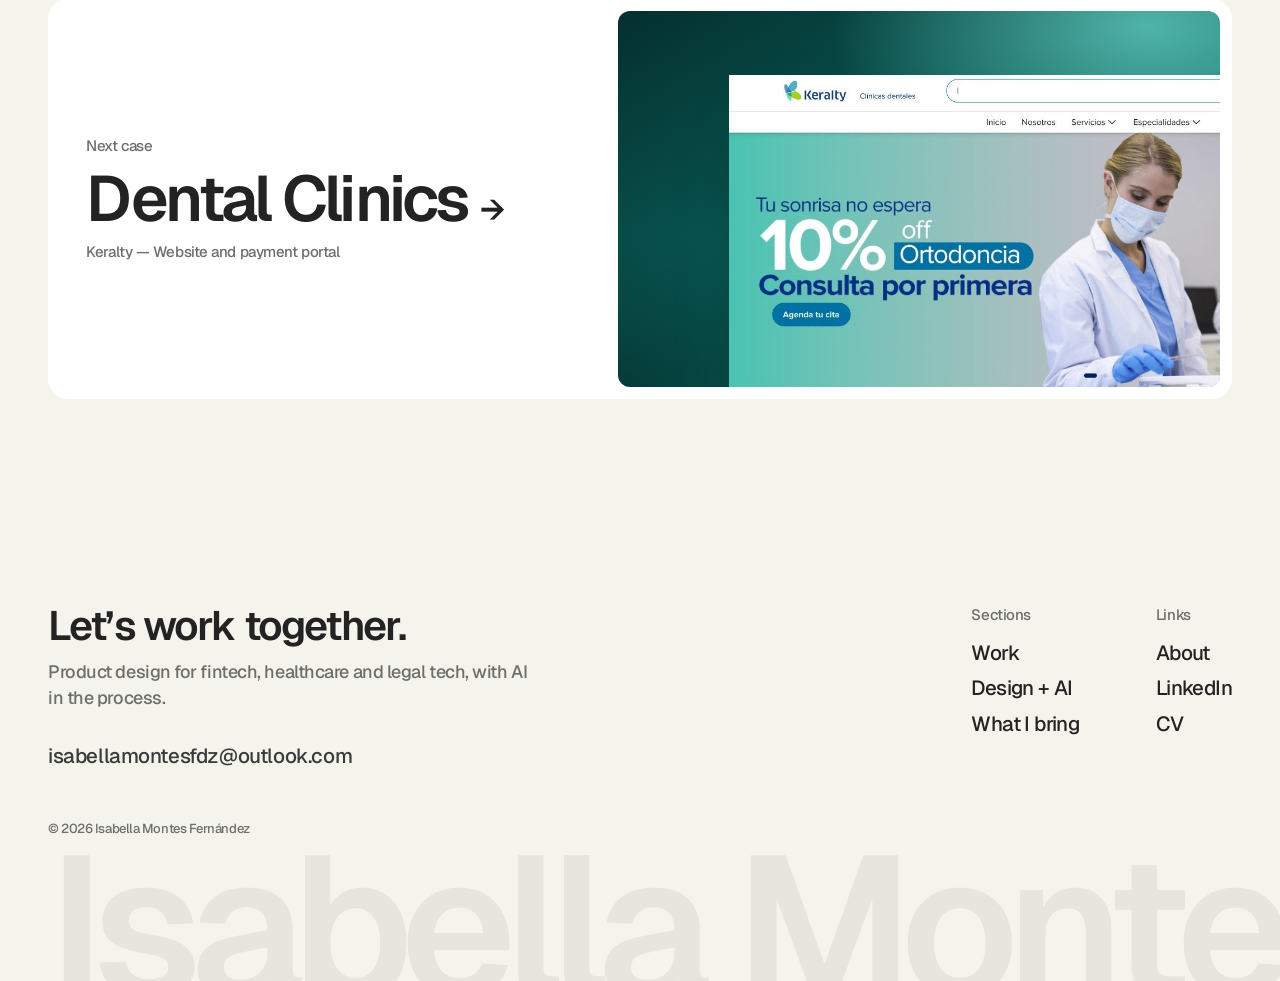
<file: nova/index.html>
<!doctype html>
<html lang="es">
<head>
  <meta charset="utf-8">
  <base href="../">
  <meta name="viewport" content="width=device-width, initial-scale=1">
  <title>Nova — Rob Levine Legal Solutions · Isabella Montes</title>
  <meta name="description" content="Rediseñé el sistema con el que una firma de abogados gestiona miles de historias clínicas. Lo que antes exigía varias pestañas y pasos repetidos ahora vive en un solo flujo claro.">
  <meta property="og:title" content="Nova — Rob Levine Legal Solutions · Isabella Montes">
  <meta property="og:description" content="Rediseñé el sistema con el que una firma de abogados gestiona miles de historias clínicas. Lo que antes exigía varias pestañas y pasos repetidos ahora vive en un solo flujo claro.">
  <meta property="og:type" content="article">
  <meta property="og:site_name" content="Isabella Montes">
  <meta property="og:locale" content="es_CO">
  <meta property="og:locale:alternate" content="en_US">
  <meta property="og:url" content="https://bybelladesign.com/nova/">
  <link rel="canonical" href="https://bybelladesign.com/nova/">
  <meta property="og:image" content="https://bybelladesign.com/assets/og/nova.jpg">
  <meta property="og:image:width" content="1200">
  <meta property="og:image:height" content="630">
  <meta property="og:image:alt" content="Nova — Rob Levine Legal Solutions · Isabella Montes">
  <meta name="twitter:card" content="summary_large_image">
  <meta name="twitter:image" content="https://bybelladesign.com/assets/og/nova.jpg">
  <meta name="theme-color" content="#F4F3EC">
  <link rel="icon" href="assets/favicon.svg" type="image/svg+xml">
  <link rel="icon" href="favicon.ico" sizes="48x48">
  <link rel="apple-touch-icon" href="assets/apple-touch-icon.png">
  <link rel="preconnect" href="https://fonts.googleapis.com">
  <link rel="preconnect" href="https://fonts.gstatic.com" crossorigin>
  <link href="https://fonts.googleapis.com/css2?family=Geist:wght@400;500;600&display=swap" rel="stylesheet">
  <!-- Fuentes de los design systems de los casos -->
  <link href="https://fonts.googleapis.com/css2?family=Inter+Tight:wght@400;500;600&family=Poppins:wght@600&display=swap" rel="stylesheet">
  <link rel="stylesheet" href="css/styles.css?v=202611256">
  <!-- Rediseño 2026: los casos con el mismo sistema que la home (crema, Geist, lavanda, tarjetas blancas) -->
  <link rel="stylesheet" href="css/case.css?v=202611256">
  <script>document.documentElement.classList.add("js")</script>
  <script src="data/proyectos.js?v=202611256" defer></script>
  <script src="data/home.js?v=202611256" defer></script>
  <script src="js/i18n.js?v=202611256" defer></script>
  <script src="js/home-v2.js?v=202611256" defer></script>
  <script src="js/render.js?v=202611256" defer></script>
  <script src="js/main.js?v=202611256" defer></script>
</head>
<body data-slug="nova">

  <!-- generado por generar-casos.py: no editar, edita proyecto.html -->
  <!-- Plantilla única para todos los casos: el contenido sale de data/proyectos.js
       según la URL, por ejemplo proyecto.html?p=nova -->
  <a href="#main" class="skip" data-i18n="skip">Saltar al contenido</a>
  <div class="progress" role="progressbar" aria-valuemin="0" aria-valuemax="100" aria-valuenow="0" data-i18n-label="case.progress" aria-label="Progreso de lectura"><span></span></div>

  <header class="top header">
    <div class="top__left">
      <a href="./" class="top__logo pill" aria-label="Isabella Montes — inicio">
        <svg class="logo" viewBox="39 48 120 181" width="19" height="28" aria-hidden="true" focusable="false"><path fill-rule="evenodd" d="M41,170a59,59 0 1,0 118,0a59,59 0 1,0 -118,0Z M67,170a33,33 0 1,0 66,0a33,33 0 1,0 -66,0Z"></path><rect x="41" y="95" width="26" height="134"></rect><circle class="logo__dot" cx="54" cy="63" r="15"></circle></svg>
      </a>
      <div class="lang pill" role="group" data-i18n-label="lang.label" aria-label="Cambiar idioma">
        <button type="button" data-lang="es" aria-pressed="true">ES</button>
        <button type="button" data-lang="en" aria-pressed="false">EN</button>
      </div>
    </div>
    <div class="top__bar pill">
      <nav class="top__nav" aria-label="Principal">
        <a href="./#trabajo" aria-current="page" data-i18n="nav.work">Trabajo</a>
        <a href="./#ia" data-i18n="nav2.ai">Diseño + IA</a>
        <a href="./#sobre-mi" data-i18n="nav.about">Sobre mí</a>
        <a href="./#aporte" data-i18n="nav2.svc">Qué aporto</a>
      </nav>
      <a href="./#contacto" class="top__cta" data-i18n="nav2.cta">Escríbeme</a>
    </div>
  </header>

  <main id="main" class="case" data-case="" style="--c: #6f9bff;">
    <section class="case-hero">
      <div class="case-hero__inner">
        <a href="./#trabajo" class="case-hero__back link">← Todos los casos</a>
        <p class="case-hero__eyebrow" data-reveal="">Rob Levine Legal Solutions · 2025 · Software de gestión de historias clínicas</p>
        <h1 class="case-hero__name" data-words="">Nova</h1>
        
          <p class="roller" style="--len:20" aria-label="Menos pestañas. Menos errores. Más casos resueltos.">
            <span class="roller__track" aria-hidden="true">
              <span class="roller__line">Menos pestañas.</span><span class="roller__line">Menos errores.</span><span class="roller__line">Más casos resueltos.</span><span class="roller__line">Menos pestañas.</span>
            </span>
          </p>
        <p class="case-hero__summary" data-reveal="">Un sistema de historias clínicas que obligaba a saltar entre 7 pestañas se convirtió en un solo flujo, con 40% menos errores.</p>
        <ul class="b-impact case-impact" aria-label="Impacto">
    <li data-reveal="" style="--d:0ms">
      <strong><small class="metric__from" aria-hidden="true">&nbsp;</small><span data-count="−40%">−40%</span></strong>
      <span>errores en solicitudes de historias clínicas</span>
    </li>
    <li data-reveal="" style="--d:90ms">
      <strong><small class="metric__from" aria-hidden="true">&nbsp;</small><span data-count="−20%">−20%</span></strong>
      <span>tiempo buscando la información de un caso</span>
    </li>
    <li data-reveal="" style="--d:180ms">
      <strong><small class="metric__from" aria-hidden="true">&nbsp;</small><span data-count="US$5k">US$5k</span></strong>
      <span>al mes en reprocesos y retrasos evitados</span>
    </li>
    <li data-reveal="" style="--d:270ms">
      <strong><small class="metric__from">7 pestañas →</small><span>1</span></strong>
      <span>vista para completar una solicitud</span>
    </li></ul>
      </div>
    </section>

    <dl class="case-facts" data-reveal="">
      <div><dt>Producto</dt><dd>Plataforma interna de gestión de historias clínicas</dd></div>
      <div><dt>Industria</dt><dd>Legal / SaaS</dd></div>
      <div><dt>Rol</dt><dd>Product Designer</dd></div>
      <div><dt>Duración</dt><dd>6 meses</dd></div>
      <div><dt>Equipo</dt><dd>3 desarrolladores full stack</dd></div>
      <div><dt>Alcance</dt><dd>Investigación, arquitectura de información, UI, QA</dd></div>
    </dl>

    <p class="case-intro" data-reveal="">Rediseñé el sistema con el que una firma de abogados gestiona miles de historias clínicas. Lo que antes exigía varias pestañas y pasos repetidos ahora vive en un solo flujo claro.</p>

    <div class="case-cover" data-reveal=""><div class="card__media comp comp--web" style="--g1:#071737;--g2:#2459D6;--g3:#8FB2FF"><div class="scr scr--main" data-depth="1"><img src="assets/proyectos/nova/screen-dashboard.jpg" alt="" decoding="async" loading="lazy"></div></div></div>

    <div class="case-layout">
      <nav class="toc" aria-label="En este caso">
        <p class="toc__title">En este caso</p>
        <ol><li><a href="#c-1"><span>01</span>El problema</a></li><li><a href="#c-6"><span>02</span>El contexto</a></li><li><a href="#c-9"><span>03</span>Investigación</a></li><li><a href="#c-13"><span>04</span>Decisiones clave</a></li><li><a href="#c-16"><span>05</span>Diseñar la experiencia</a></li><li><a href="#c-20"><span>06</span>Validación</a></li><li><a href="#c-22"><span>07</span>El resultado</a></li><li><a href="#c-25"><span>08</span>Reflexión</a></li></ol>
      </nav>
      <div class="case-body">
      <header class="b-chapter" id="c-1">
        <span class="b-chapter__num" aria-hidden="true">01</span>
        <div>
          <h2 class="b-chapter__title" data-words="">El problema</h2>
          <p class="b-chapter__sub" data-reveal="">Un sistema que le costaba dinero a la firma</p>
        </div>
      </header><p class="b-statement" data-words="">Cada error en una solicitud de historia clínica <em>retrasaba un caso</em>. Y el sistema hacía que equivocarse fuera <em>demasiado fácil</em>.</p>
      <figure class="b-compare clip" data-reveal="" style="--pos:50%">
        <img class="b-compare__img" src="assets/proyectos/nova/screen-dashboard.jpg" alt="Después: Nuevo dashboard del equipo" decoding="async">
        <div class="b-compare__before">
          <img class="b-compare__img" src="assets/proyectos/nova/previous.jpg" alt="Antes: Sistema anterior, denso y lleno de pestañas" decoding="async">
        </div>
        <span class="b-compare__label b-compare__label--before" aria-hidden="true">Antes</span>
        <span class="b-compare__label b-compare__label--after" aria-hidden="true">Después</span>
        <span class="b-compare__handle" aria-hidden="true"><span>↔</span></span>
        <input class="b-compare__range" type="range" min="0" max="100" value="50" aria-label="Comparar antes y después">
      </figure><ul class="b-impact">
    <li data-reveal="" style="--d:0ms">
      <strong><span data-count="7">7</span></strong>
      <span>pestañas abiertas en una sola vista para gestionar una solicitud</span>
    </li>
    <li data-reveal="" style="--d:90ms">
      <strong><span data-count="3">3</span></strong>
      <span>veces aparecía “Records”, con significados distintos</span>
    </li>
    <li data-reveal="" style="--d:180ms">
      <strong><span data-count="16">16</span></strong>
      <span>filtros visibles a la vez, sin jerarquía</span>
    </li>
    <li data-reveal="" style="--d:270ms">
      <strong><span data-count="12.272">12.272</span></strong>
      <span>solicitudes en una lista sin prioridad ni estado claro</span>
    </li></ul>
      <div class="b-versus">
        
          <section class="b-versus__col b-versus__col--antes" data-reveal="" style="--d:0ms">
            <h3>Antes</h3>
            <ul><li>Varias pestañas abiertas para completar un solo proceso</li><li>Navegación confusa y poco intuitiva</li><li>Pasos redundantes que causaban errores</li><li>Sin forma clara de saber el estado de una solicitud</li></ul>
          </section>
          <section class="b-versus__col b-versus__col--despues" data-reveal="" style="--d:120ms">
            <h3>Después</h3>
            <ul><li>Un flujo lineal que agrupa las tareas relacionadas</li><li>Arquitectura de información basada en el trabajo real</li><li>Menos pasos y menos decisiones ambiguas</li><li>Estado visible de cada solicitud, de un vistazo</li></ul>
          </section>
      </div>
      <header class="b-chapter" id="c-6">
        <span class="b-chapter__num" aria-hidden="true">02</span>
        <div>
          <h2 class="b-chapter__title" data-words="">El contexto</h2>
          <p class="b-chapter__sub" data-reveal="">Una herramienta interna que no podía detenerse</p>
        </div>
      </header>
      <section class="b-text" data-reveal="">
        
        <div class="b-text__body"><p>Rob Levine Legal Solutions es una firma especializada en lesiones personales y casos médicos. Solicitar, gestionar y revisar historias clínicas es la columna vertebral de su operación, y cualquier retraso afecta los resultados de los casos, la satisfacción de los clientes y los ingresos.</p></div>
      </section>
      <section class="b-text" data-reveal="">
        <h3 class="b-text__title">Las restricciones</h3>
        <div class="b-text__body"><p>Nova es una herramienta interna que abogados, paralegales y personal administrativo usan todo el día. No se podía detener la operación para cambiarla, así que el rediseño tenía que convivir con el sistema anterior y entrar por partes. Trabajé con tres desarrolladores full stack durante 6 meses.</p><ul class="b-list"><li>Sin base de marca: la interfaz debía construirse sobre Bootstrap 5.</li><li>Tres perfiles con tareas muy distintas sobre la misma información.</li><li>Datos sensibles de salud: cada acción debía dejar rastro y confirmación.</li><li>Lanzamiento gradual, sin capacitar de nuevo a todo el equipo.</li></ul></div>
      </section>
      <header class="b-chapter" id="c-9">
        <span class="b-chapter__num" aria-hidden="true">03</span>
        <div>
          <h2 class="b-chapter__title" data-words="">Investigación</h2>
          <p class="b-chapter__sub" data-reveal="">Entender la operación antes de dibujar una pantalla</p>
        </div>
      </header>
      <ol class="b-process" data-reveal="" style="--n:4">
        
          <li style="--d:0ms;--k:0">
            <span class="b-process__dot" aria-hidden="true"></span>
            <span class="b-process__num">01</span>
            <h3>Focus groups</h3>
            <p>Sesiones con todos los equipos para entender roles, responsabilidades y cómo circulan las historias clínicas.</p>
          </li>
          <li style="--d:160ms;--k:1">
            <span class="b-process__dot" aria-hidden="true"></span>
            <span class="b-process__num">02</span>
            <h3>Auditoría</h3>
            <p>Revisión completa del software: pasos redundantes, navegación confusa y saltos entre pestañas.</p>
          </li>
          <li style="--d:320ms;--k:2">
            <span class="b-process__dot" aria-hidden="true"></span>
            <span class="b-process__num">03</span>
            <h3>Arquitectura</h3>
            <p>Nueva arquitectura de información alineada con los flujos reales, validada con wireframes.</p>
          </li>
          <li style="--d:480ms;--k:3">
            <span class="b-process__dot" aria-hidden="true"></span>
            <span class="b-process__num">04</span>
            <h3>Sistema UI</h3>
            <p>Interfaz construida con ingeniería sobre Bootstrap 5, accesible según WCAG.</p>
          </li>
      </ol>
      <section class="b-cards-wrap">
        <h3 class="b-text__title" data-reveal="">Lo que encontramos</h3>
        <ul class="b-cards" style="--n:3">
          
            <li class="b-card" data-reveal="" style="--d:0ms">
              <span class="b-card__num">01</span>
              
              <p>Costaba encontrar funciones básicas, con pérdida de tiempo diaria.</p>
            </li>
            <li class="b-card" data-reveal="" style="--d:80ms">
              <span class="b-card__num">02</span>
              
              <p>Gestionar solicitudes requería varios pasos redundantes.</p>
            </li>
            <li class="b-card" data-reveal="" style="--d:160ms">
              <span class="b-card__num">03</span>
              
              <p>Acciones como editar cartas de solicitud eran manuales y propensas a errores.</p>
            </li>
            <li class="b-card" data-reveal="" style="--d:0ms">
              <span class="b-card__num">04</span>
              
              <p>No había confirmaciones claras del estado de cada acción.</p>
            </li>
            <li class="b-card" data-reveal="" style="--d:80ms">
              <span class="b-card__num">05</span>
              
              <p>La complejidad exigía mucha capacitación para cada persona nueva.</p>
            </li>
            <li class="b-card" data-reveal="" style="--d:160ms">
              <span class="b-card__num">06</span>
              
              <p>La falta de patrones consistentes aumentaba la carga cognitiva.</p>
            </li>
        </ul>
      </section>
      <figure class="b-insight" data-reveal="">
        <p class="b-insight__tag">El hallazgo que cambió la arquitectura</p>
        <blockquote class="b-insight__quote">“Para saber si una solicitud ya se pagó tengo que abrir tres pestañas y comparar a ojo.”</blockquote>
        <figcaption class="b-insight__source">Paralegal, focus group con el equipo de solicitudes</figcaption>
        <p class="b-insight__so"><span>Por eso:</span> el sistema estaba organizado por tipo de dato, pero el equipo trabaja por caso. Reorganizamos todo alrededor de la solicitud y del caso al que pertenece.</p>
      </figure>
      <header class="b-chapter" id="c-13">
        <span class="b-chapter__num" aria-hidden="true">04</span>
        <div>
          <h2 class="b-chapter__title" data-words="">Decisiones clave</h2>
          <p class="b-chapter__sub" data-reveal="">Dos decisiones que cambiaron el día a día</p>
        </div>
      </header>
      <section class="b-decision" data-reveal="">
        <h3 class="b-text__title">De 7 pestañas a una sola vista</h3>
        <dl class="b-decision__steps">
          
            <div class="b-decision__step b-decision__step--problema" style="--d:0ms">
              <dt>Problema</dt>
              <dd>Gestionar una solicitud obligaba a saltar entre 7 pestañas y copiar datos de una a otra.</dd>
            </div>
            <div class="b-decision__step b-decision__step--hallazgo" style="--d:90ms">
              <dt>Hallazgo</dt>
              <dd>Las personas siempre recorrían las mismas 3 o 4 pestañas en el mismo orden.</dd>
            </div>
            <div class="b-decision__step b-decision__step--decision" style="--d:180ms">
              <dt>Decisión</dt>
              <dd>Un flujo lineal por solicitud, con el estado siempre visible arriba.</dd>
            </div>
            <div class="b-decision__step b-decision__step--porque" style="--d:270ms">
              <dt>Por qué</dt>
              <dd>Seguir el orden real del trabajo elimina los pasos redundantes, que eran el origen de la mayoría de los errores.</dd>
            </div>
        </dl>
      </section>
      <section class="b-decision" data-reveal="">
        <h3 class="b-text__title">Anular sin sesgos</h3>
        <dl class="b-decision__steps">
          
            <div class="b-decision__step b-decision__step--problema" style="--d:0ms">
              <dt>Problema</dt>
              <dd>“Anular sin reembolso” se usaba por error y generaba pérdidas.</dd>
            </div>
            <div class="b-decision__step b-decision__step--hallazgo" style="--d:90ms">
              <dt>Hallazgo</dt>
              <dd>Era el único botón verde de la pantalla: parecía la opción recomendada.</dd>
            </div>
            <div class="b-decision__step b-decision__step--decision" style="--d:180ms">
              <dt>Decisión</dt>
              <dd>Igualar la jerarquía, pedir el motivo dentro de cada acción y usar íconos y color según el riesgo.</dd>
            </div>
            <div class="b-decision__step b-decision__step--porque" style="--d:270ms">
              <dt>Por qué</dt>
              <dd>En una acción irreversible, la interfaz no debe empujar hacia ninguna opción: debe hacer que la persona piense.</dd>
            </div>
        </dl>
      </section>
      <div class="b-spot">
        <div class="b-spot__aside">
          
      <header class="b-chapter b-chapter--pinned" id="c-16">
        <span class="b-chapter__num" aria-hidden="true">05</span>
        <div>
          <h2 class="b-chapter__title" data-words="">Diseñar la experiencia</h2>
          <p class="b-chapter__sub" data-reveal="">Tres piezas que cambiaron el trabajo del equipo</p>
        </div>
      </header>
          <div class="b-spot__media" aria-hidden="true">
            <div class="device dv dv--monitor dv--desk dv-silver">
        <i class="dv__neck"></i><i class="dv__foot"></i>
        <i class="dv__edge" style="--k:1"></i><i class="dv__edge" style="--k:2"></i><i class="dv__edge" style="--k:3"></i><i class="dv__edge" style="--k:4"></i><i class="dv__edge" style="--k:5"></i><i class="dv__back"></i><div class="dv__face"><div class="device__screen"><img src="assets/proyectos/nova/screen-dashboard.jpg" alt="" data-i="0" class="is-active" decoding="async"><img src="assets/proyectos/nova/screen-matters.jpg" alt="" data-i="1" class="" decoding="async"><img src="assets/proyectos/nova/screen-request.jpg" alt="" data-i="2" class="" decoding="async"></div><span class="dv__cam"></span></div>
      </div>
          </div>
        </div>
        <ol class="b-spot__steps">
          
            <li class="b-spot__step is-active" data-i="0">
              <span class="b-spot__num">01</span>
              <h3>Un dashboard que antes no existía</h3>
              <p>Los reportes se descargaban a Excel para armar gráficas a mano. Ahora el rendimiento del equipo se ve en tiempo real.</p>
              <div class="b-spot__inline"><div class="device dv dv--monitor dv--desk dv-silver">
        <i class="dv__neck"></i><i class="dv__foot"></i>
        <i class="dv__edge" style="--k:1"></i><i class="dv__edge" style="--k:2"></i><i class="dv__edge" style="--k:3"></i><i class="dv__edge" style="--k:4"></i><i class="dv__edge" style="--k:5"></i><i class="dv__back"></i><div class="dv__face"><div class="device__screen"><img src="assets/proyectos/nova/screen-dashboard.jpg" alt="Dashboard con métricas del equipo" decoding="async"></div><span class="dv__cam"></span></div>
      </div></div>
            </li>
            <li class="b-spot__step" data-i="1">
              <span class="b-spot__num">02</span>
              <h3>Matters: todo el caso en un lugar</h3>
              <p>Una pantalla nueva que agrupa a los clientes de una misma familia o caso médico. Se acabó perder la conexión entre solicitudes.</p>
              <div class="b-spot__inline"><div class="device dv dv--monitor dv--desk dv-silver">
        <i class="dv__neck"></i><i class="dv__foot"></i>
        <i class="dv__edge" style="--k:1"></i><i class="dv__edge" style="--k:2"></i><i class="dv__edge" style="--k:3"></i><i class="dv__edge" style="--k:4"></i><i class="dv__edge" style="--k:5"></i><i class="dv__back"></i><div class="dv__face"><div class="device__screen"><img src="assets/proyectos/nova/screen-matters.jpg" alt="Pantalla Matters con la información agrupada" decoding="async"></div><span class="dv__cam"></span></div>
      </div></div>
            </li>
            <li class="b-spot__step" data-i="2">
              <span class="b-spot__num">03</span>
              <h3>Anular sin sesgos</h3>
              <p>El botón verde de “anular sin reembolso” parecía la opción recomendada y causaba pérdidas. Integré el motivo en cada acción, equilibré la jerarquía y agregué íconos.</p>
              <div class="b-spot__inline"><div class="device dv dv--monitor dv--desk dv-silver">
        <i class="dv__neck"></i><i class="dv__foot"></i>
        <i class="dv__edge" style="--k:1"></i><i class="dv__edge" style="--k:2"></i><i class="dv__edge" style="--k:3"></i><i class="dv__edge" style="--k:4"></i><i class="dv__edge" style="--k:5"></i><i class="dv__back"></i><div class="dv__face"><div class="device__screen"><img src="assets/proyectos/nova/screen-request.jpg" alt="Pantalla para anular un registro con y sin reembolso" decoding="async"></div><span class="dv__cam"></span></div>
      </div></div>
            </li>
        </ol>
      </div>
      <section class="b-text" data-reveal="">
        <h3 class="b-text__title">Un sistema visual al servicio de la usabilidad</h3>
        <div class="b-text__body"><p>La firma no tenía una base de marca sólida, así que construí la interfaz sobre Bootstrap 5: implementación rápida, componentes consistentes y patrones accesibles. Cada decisión de tipografía, espaciado y contraste priorizó la legibilidad.</p></div>
      </section>
      <div class="b-ds" data-reveal="">
        <section class="b-ds__col">
          <h4 class="b-ds__label">Tipografía</h4>
          
            <div class="b-ds__font">
              <span class="b-ds__aa" style="font-family:Poppins, sans-serif" aria-hidden="true">Aa</span>
              <div><strong>Poppins</strong><span>Títulos y texto</span></div>
            </div>
          
            <ul class="b-ds__scale" style="font-family:Poppins, sans-serif">
              
                <li>
                  <span class="b-ds__tag">H1</span>
                  <span class="b-ds__sample" style="font-size:28px">Título de ejemplo</span>
                  <span class="b-ds__px">40px</span>
                </li>
                <li>
                  <span class="b-ds__tag">H2</span>
                  <span class="b-ds__sample" style="font-size:22px">Título de ejemplo</span>
                  <span class="b-ds__px">32px</span>
                </li>
                <li>
                  <span class="b-ds__tag">H3</span>
                  <span class="b-ds__sample" style="font-size:20px">Título de ejemplo</span>
                  <span class="b-ds__px">28px</span>
                </li>
                <li>
                  <span class="b-ds__tag">H4</span>
                  <span class="b-ds__sample" style="font-size:17px">Título de ejemplo</span>
                  <span class="b-ds__px">24px</span>
                </li>
                <li>
                  <span class="b-ds__tag">H5</span>
                  <span class="b-ds__sample" style="font-size:14px">Título de ejemplo</span>
                  <span class="b-ds__px">20px</span>
                </li>
                <li>
                  <span class="b-ds__tag">H6</span>
                  <span class="b-ds__sample" style="font-size:11px">Título de ejemplo</span>
                  <span class="b-ds__px">16px</span>
                </li>
            </ul>
        </section>
        <section class="b-ds__col">
          <h4 class="b-ds__label">Color</h4>
          <ul class="b-ds__swatches">
            
              <li><span class="b-ds__chip" style="background:#2F6CF3"></span><strong>Primary</strong><code>#2F6CF3</code></li>
              <li><span class="b-ds__chip" style="background:#1553DC"></span><strong>Primary dark</strong><code>#1553DC</code></li>
              <li><span class="b-ds__chip" style="background:#28A745"></span><strong>Success</strong><code>#28A745</code></li>
              <li><span class="b-ds__chip" style="background:#DC3545"></span><strong>Danger</strong><code>#DC3545</code></li>
              <li><span class="b-ds__chip" style="background:#FFC107"></span><strong>Warning</strong><code>#FFC107</code></li>
              <li><span class="b-ds__chip" style="background:#F8F9FA"></span><strong>Gray 100</strong><code>#F8F9FA</code></li>
              <li><span class="b-ds__chip" style="background:#6C757D"></span><strong>Gray 600</strong><code>#6C757D</code></li>
              <li><span class="b-ds__chip" style="background:#212529"></span><strong>Gray 900</strong><code>#212529</code></li>
          </ul>
          
          
            <h4 class="b-ds__label">Botones</h4>
            <div class="b-ds__buttons" style="font-family:Poppins, sans-serif">
              <span class="b-ds__btn" style="background:#2F6CF3;color:#FFFFFF;border-color:#2F6CF3">Apply</span><span class="b-ds__btn" style="background:#FFC107;color:#212529;border-color:#FFC107">Void and Refund</span><span class="b-ds__btn" style="background:#DC3545;color:#FFFFFF;border-color:#DC3545">Void Without Refund</span>
            </div>
        </section>
      </div>
      <header class="b-chapter" id="c-20">
        <span class="b-chapter__num" aria-hidden="true">06</span>
        <div>
          <h2 class="b-chapter__title" data-words="">Validación</h2>
          <p class="b-chapter__sub" data-reveal="">Probado con quienes lo usan todos los días</p>
        </div>
      </header>
      <section class="b-text" data-reveal="">
        
        <div class="b-text__body"><p>Hice pruebas de usabilidad con 8 personas del equipo: 3 abogados, 3 paralegales y 2 administrativos. Cada una completó las mismas 5 tareas en el sistema anterior y en el prototipo nuevo, y comparé tiempos, errores y dudas.</p><ul class="b-list"><li>Encontrar el estado de una solicitud: de 1 min 50 s a 25 s en promedio.</li><li>Nadie eligió “anular sin reembolso” por error en el prototipo nuevo; en el anterior, 3 de 8 lo hicieron.</li><li>El dashboard reemplazó el reporte manual en Excel desde la primera semana.</li></ul></div>
      </section>
      <header class="b-chapter" id="c-22">
        <span class="b-chapter__num" aria-hidden="true">07</span>
        <div>
          <h2 class="b-chapter__title" data-words="">El resultado</h2>
          <p class="b-chapter__sub" data-reveal="">Menos errores, menos tiempo, menos costos</p>
        </div>
      </header>
      <section class="b-outcome" data-reveal="">
        
        <ul class="b-outcome__list">
          
            <li>
              <strong>−40%</strong>
              <div><p>errores en solicitudes de historias clínicas.</p><p class="b-outcome__how"><span>Cómo se midió:</span> solicitudes devueltas o rehechas, 3 meses antes frente a 3 meses después del lanzamiento.</p></div>
            </li>
            <li>
              <strong>−20%</strong>
              <div><p>tiempo buscando la información de un caso.</p><p class="b-outcome__how"><span>Cómo se midió:</span> tareas cronometradas en las pruebas, confirmadas con los registros de uso del sistema.</p></div>
            </li>
            <li>
              <strong>US$5k</strong>
              <div><p>al mes en reprocesos y retrasos evitados.</p><p class="b-outcome__how"><span>Cómo se midió:</span> horas de reproceso ahorradas por la tarifa del equipo, más los costos por retrasos en los casos.</p></div>
            </li>
            <li>
              <strong><small class="metric__from">7 pestañas →</small>1</strong>
              <div><p>vista para completar una solicitud.</p><p class="b-outcome__how"><span>Cómo se midió:</span> comparación directa del flujo anterior y el nuevo.</p></div>
            </li>
        </ul>
      </section><blockquote class="b-quote"><p data-words="">Un proceso confuso y propenso a errores se convirtió en una herramienta ágil y confiable, que ahorra tiempo y dinero a la firma.</p></blockquote>
      <header class="b-chapter" id="c-25">
        <span class="b-chapter__num" aria-hidden="true">08</span>
        <div>
          <h2 class="b-chapter__title" data-words="">Reflexión</h2>
          <p class="b-chapter__sub" data-reveal="">Lo que me llevo de este proyecto</p>
        </div>
      </header>
      <section class="b-reflection" data-reveal="">
        
        <div class="b-reflection__cols">
          <div><h4>Lo que aprendí</h4><p>En una herramienta interna, el diseño se mide en errores evitados y minutos recuperados. Entender la operación con el equipo antes de dibujar fue lo que permitió cambiar la arquitectura sin frenar el trabajo diario.</p></div>
          <div><h4>Lo que haría distinto</h4><p>Construiría el sistema de componentes antes de las pantallas. Partir de Bootstrap fue rápido, pero algunos patrones se resolvieron pantalla por pantalla y luego hubo que unificarlos.</p></div>
        </div>
      </section></div>
    </div>

    <a href="keralty/" class="next next--cover" style="--c:#38d9c6">
      <span class="next__text">
        <span class="next__label">Siguiente caso</span>
        <span class="next__title">Dental Clinics <span class="arrow" aria-hidden="true">→</span></span>
        <span class="next__tags">Keralty — Sitio web y portal de pagos</span>
      </span>
      <div class="next__cover"><div class="card__media comp comp--web" style="--g1:#04302E;--g2:#0E8C83;--g3:#7FF0E2"><div class="scr scr--main" data-depth="1"><img src="assets/proyectos/keralty/home-pantalla.jpg" alt="" decoding="async" loading="lazy"></div></div></div>
    </a></main>


  <footer class="foot2">
    <div class="foot2__in">
      <div class="foot2__main">
        <h2 class="foot2__title" data-i18n="ft.title">Trabajemos juntos.</h2>
        <p class="foot2__text" data-i18n="ft.text">Product design para fintech, salud y legal tech, con IA en el proceso.</p>
        <a class="foot2__mail" href="mailto:isabellamontesfdz@outlook.com">isabellamontesfdz@outlook.com</a>
      </div>
      <nav class="foot2__col" aria-labelledby="ft-main">
        <p id="ft-main" data-i18n="ft.main">Secciones</p>
        <a href="./#trabajo" data-i18n="nav.work">Trabajo</a>
        <a href="./#ia" data-i18n="nav2.ai">Diseño + IA</a>
        <a href="./#aporte" data-i18n="nav2.svc">Qué aporto</a>
      </nav>
      <nav class="foot2__col" aria-labelledby="ft-links">
        <p id="ft-links" data-i18n="ft.links">Enlaces</p>
        <a href="./#sobre-mi" data-i18n="nav.about">Sobre mí</a>
        <a href="https://www.linkedin.com/in/isabellamontesux-uidesigner/" target="_blank" rel="noopener">LinkedIn</a>
        <a href="assets/cv-isabella-montes.pdf" data-i18n-href="cv.href" target="_blank" rel="noopener" data-i18n="nav2.cv">CV</a>
      </nav>
      <p class="foot2__legal">© <span class="year">2026</span> Isabella Montes Fernández</p>
    </div>
    <p class="foot2__big" aria-hidden="true">Isabella Montes</p>
  </footer>
</body>
</html>
</file>
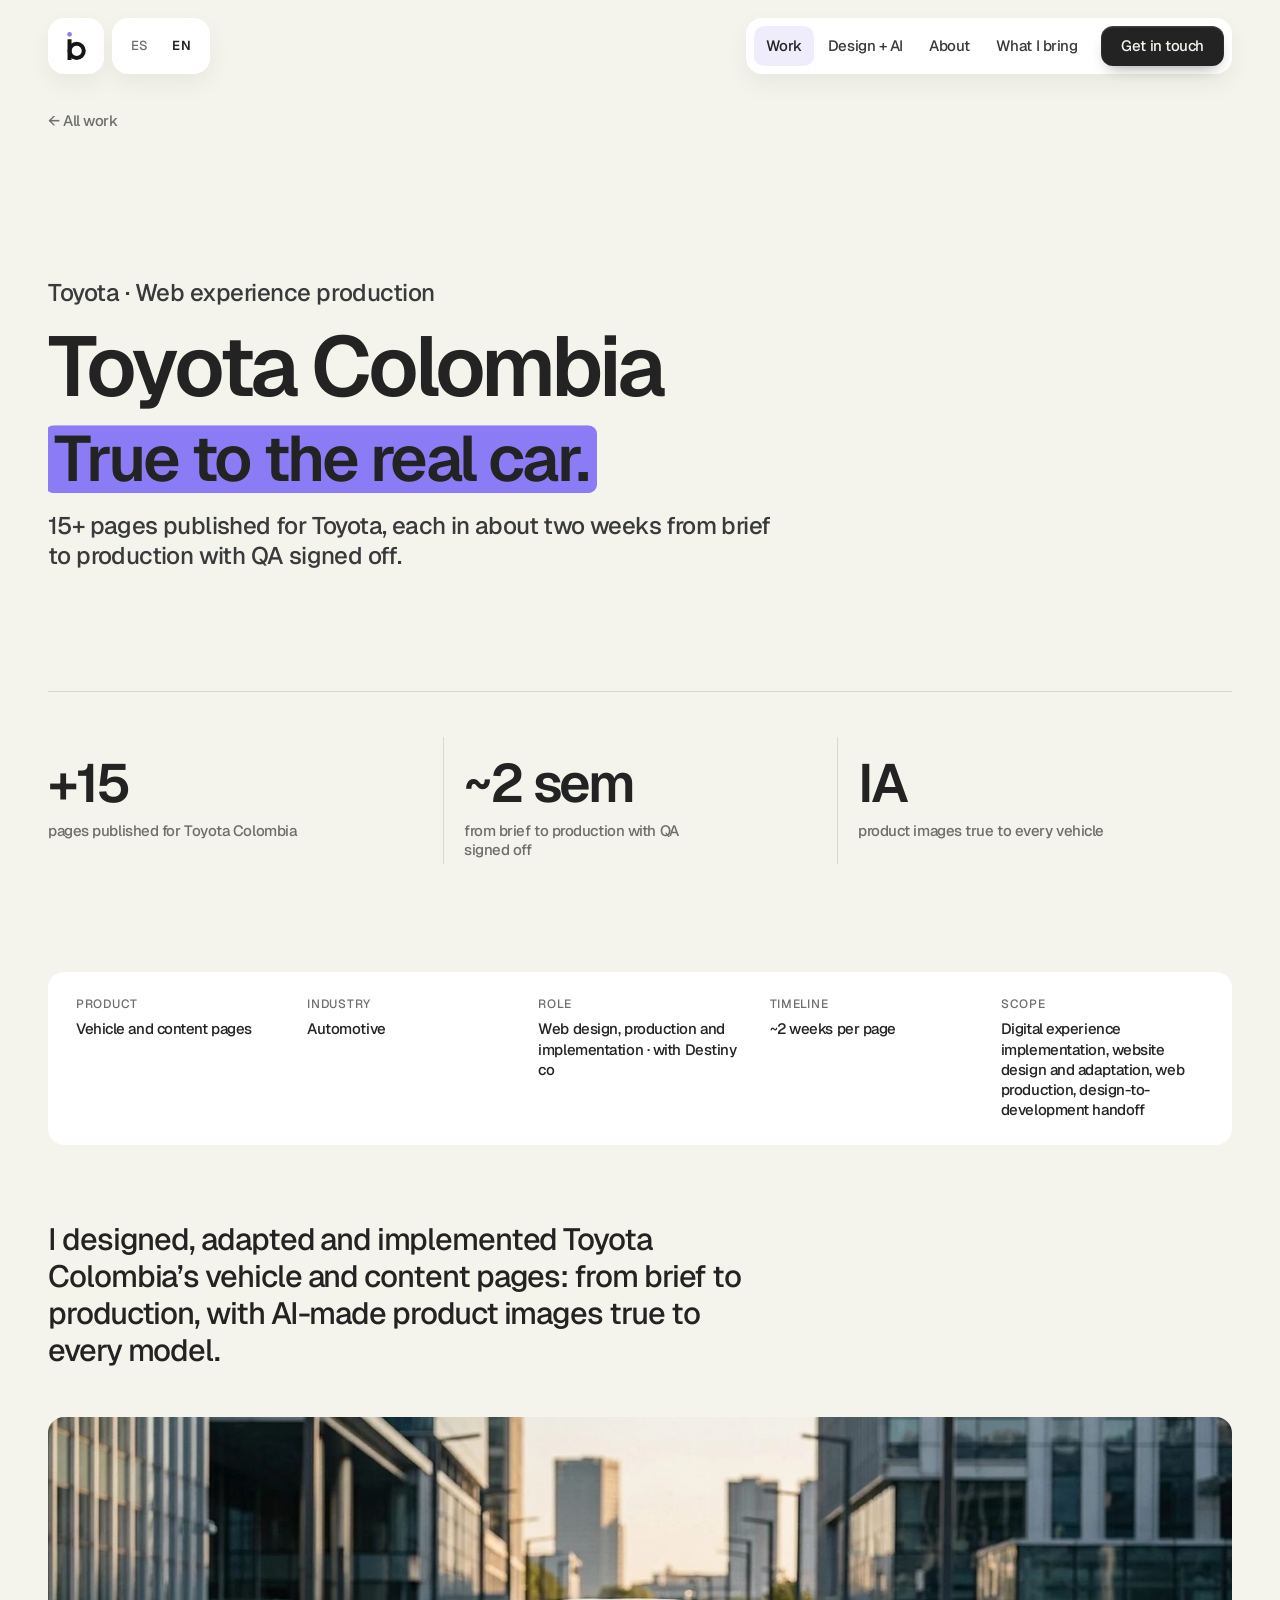
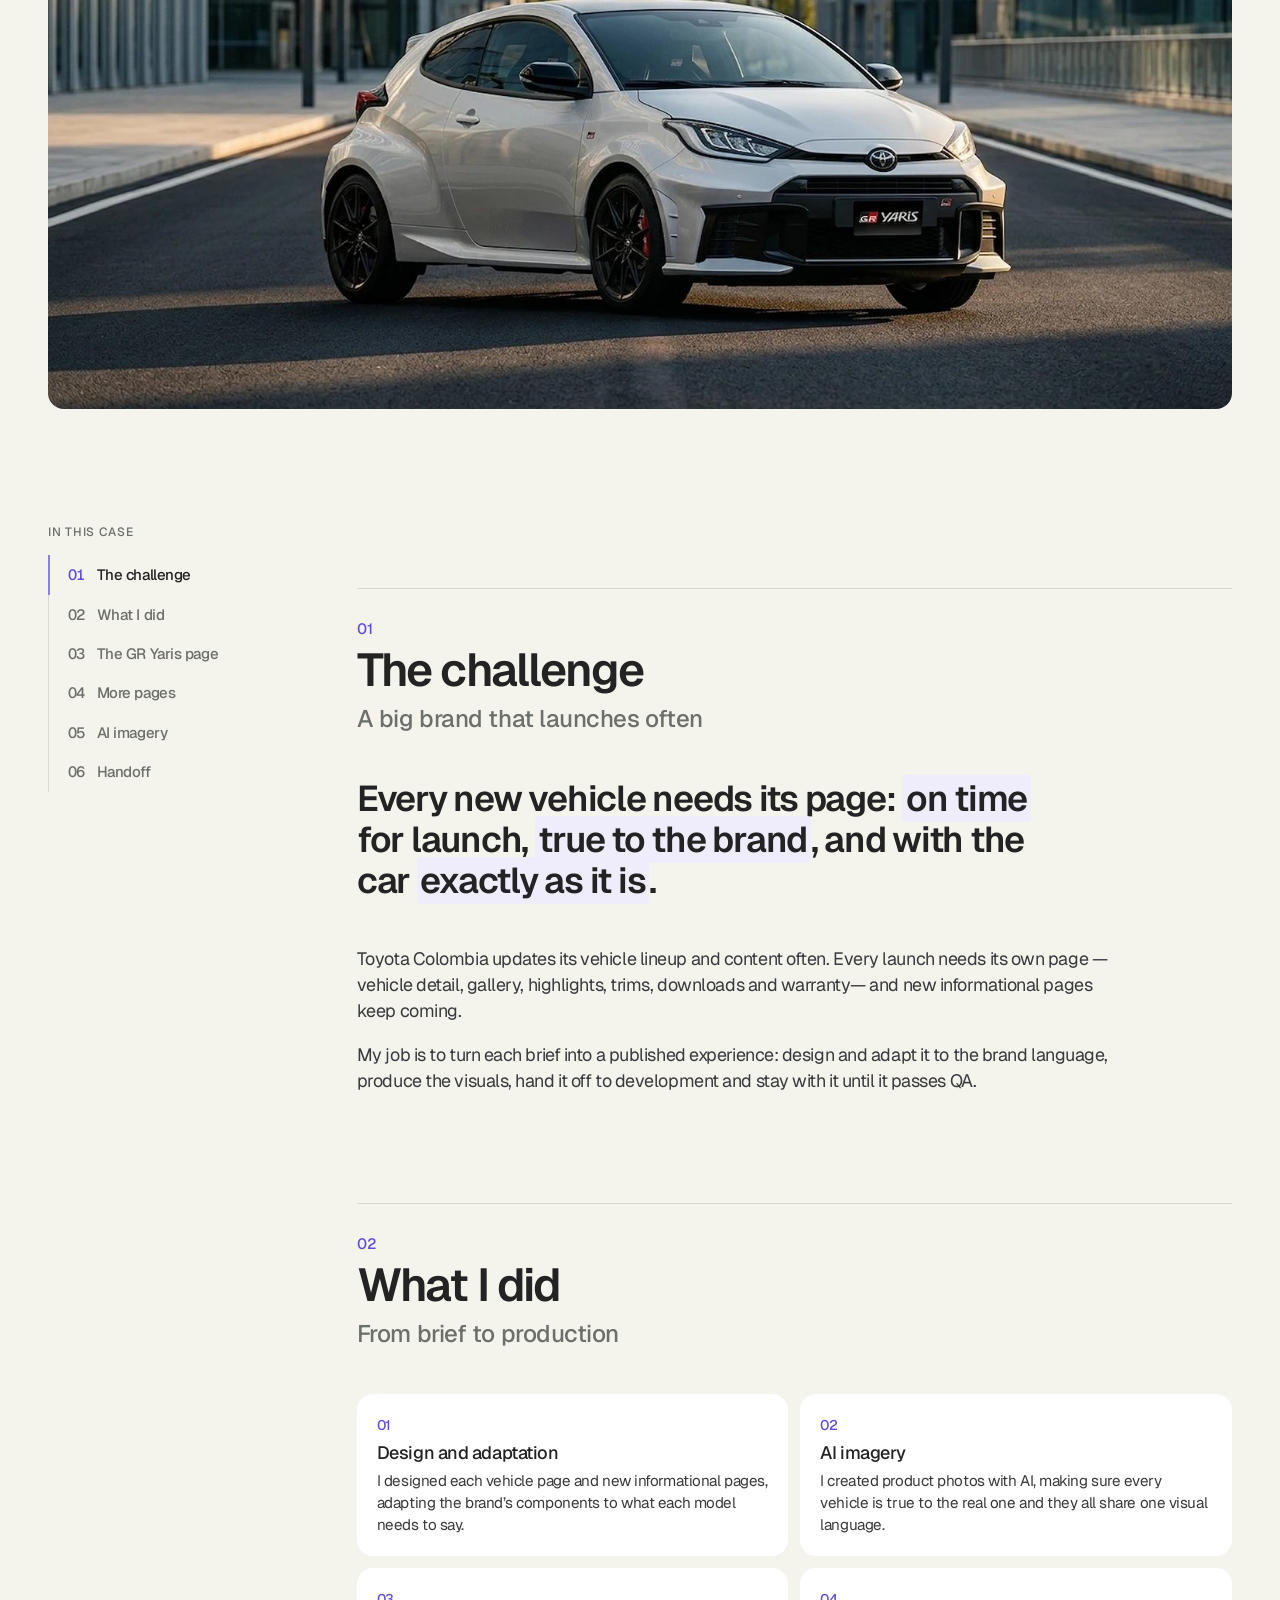
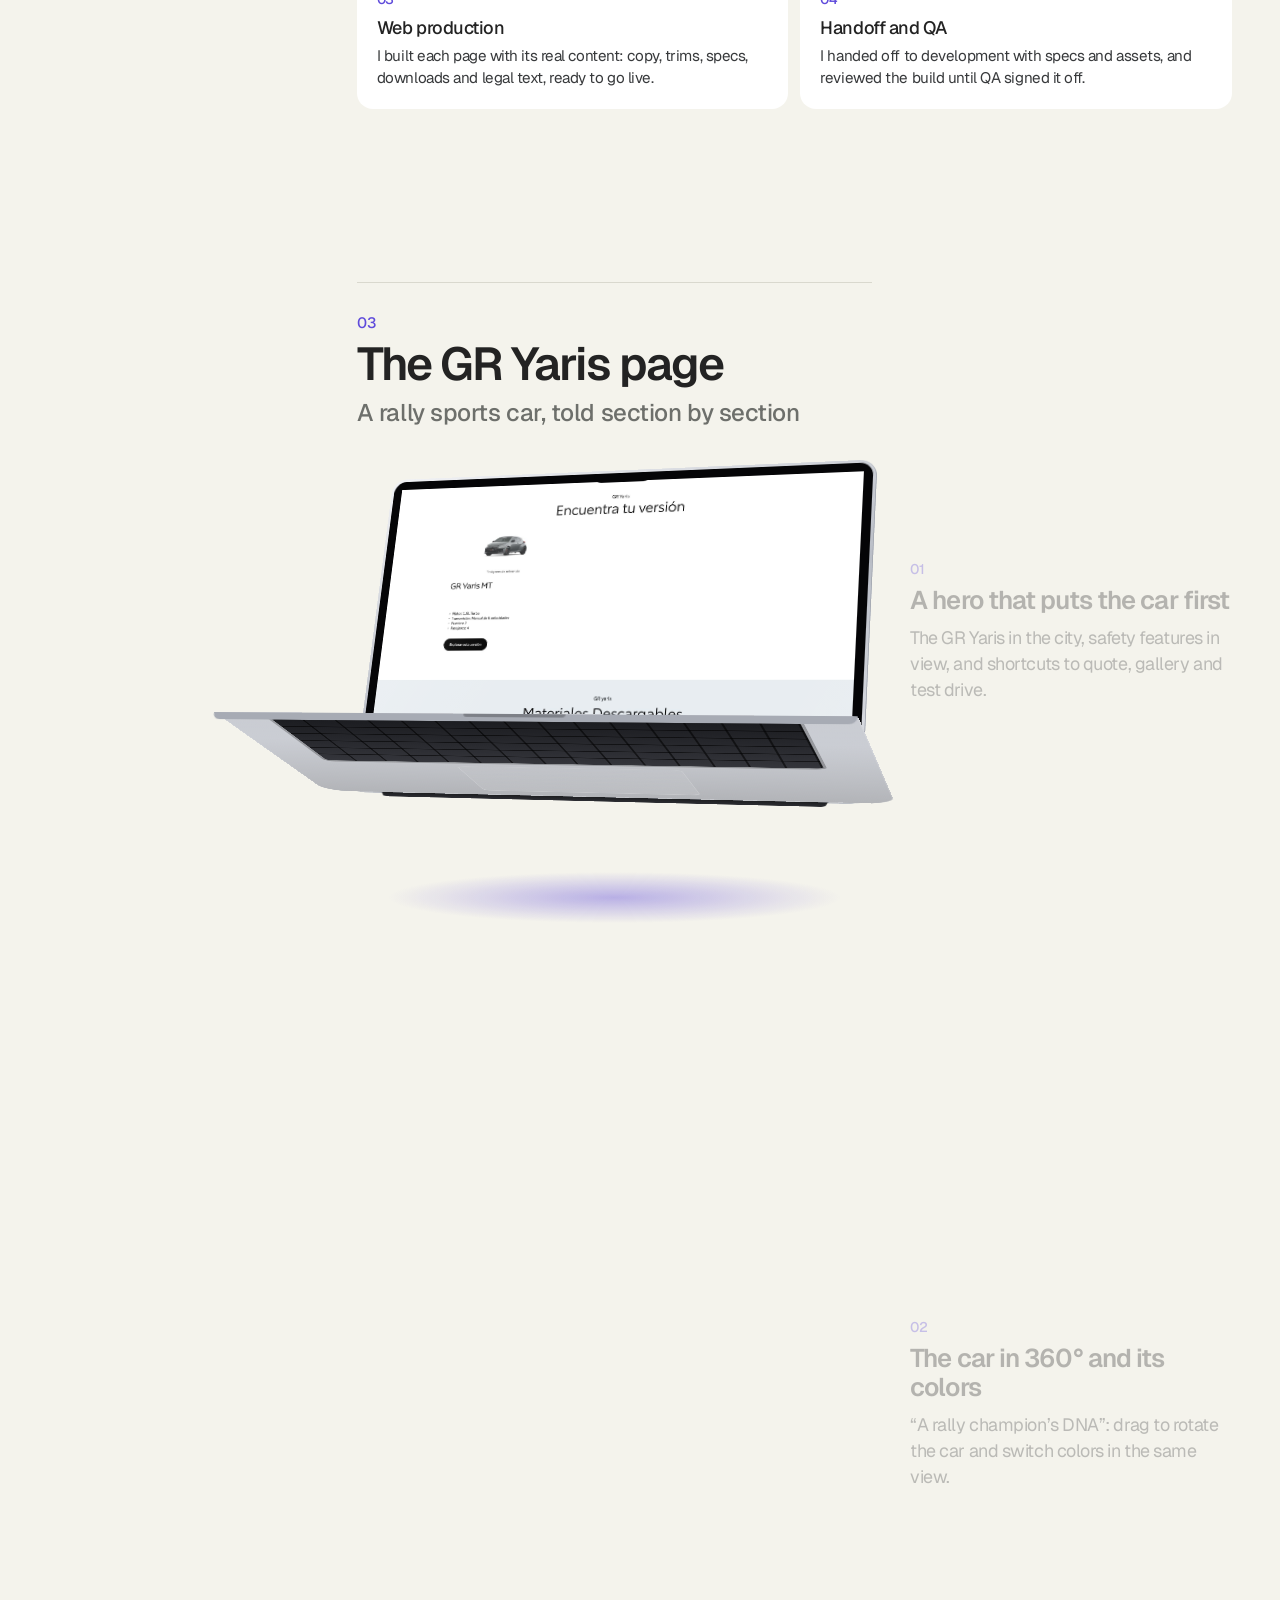
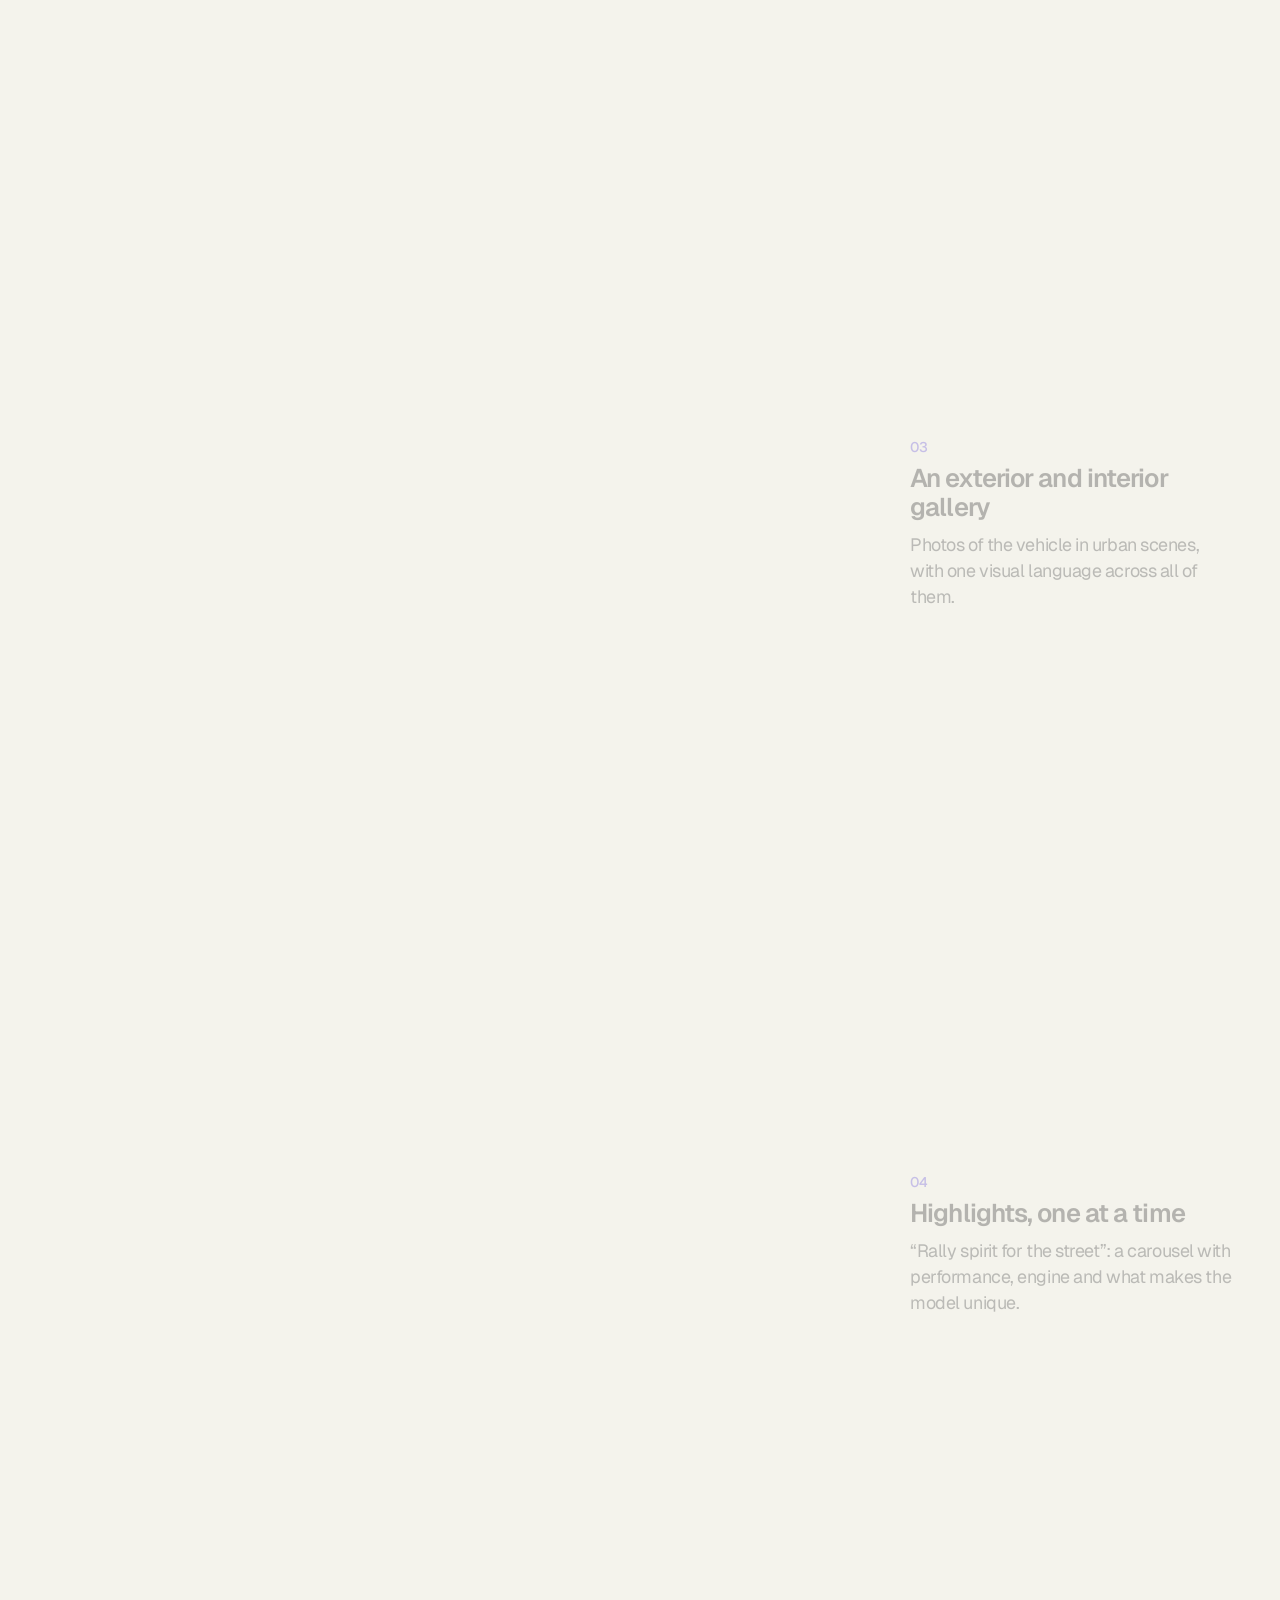
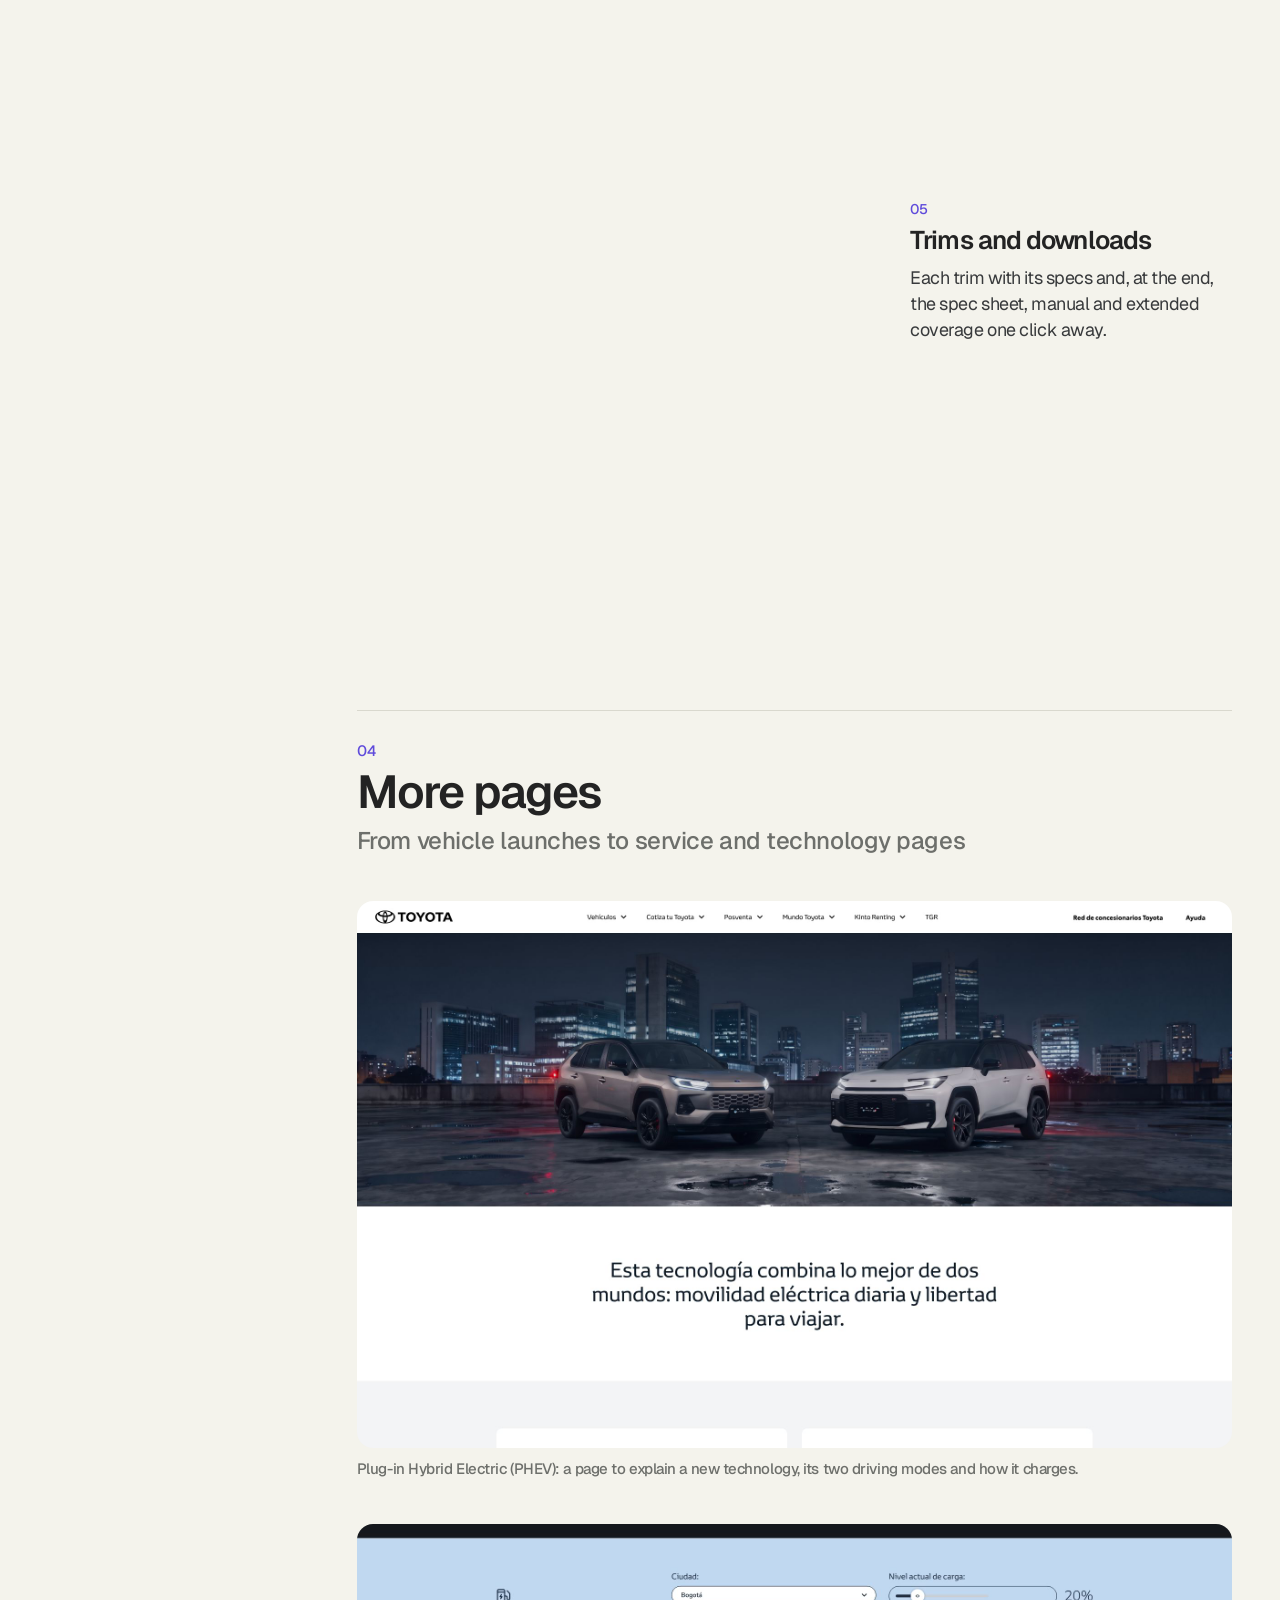
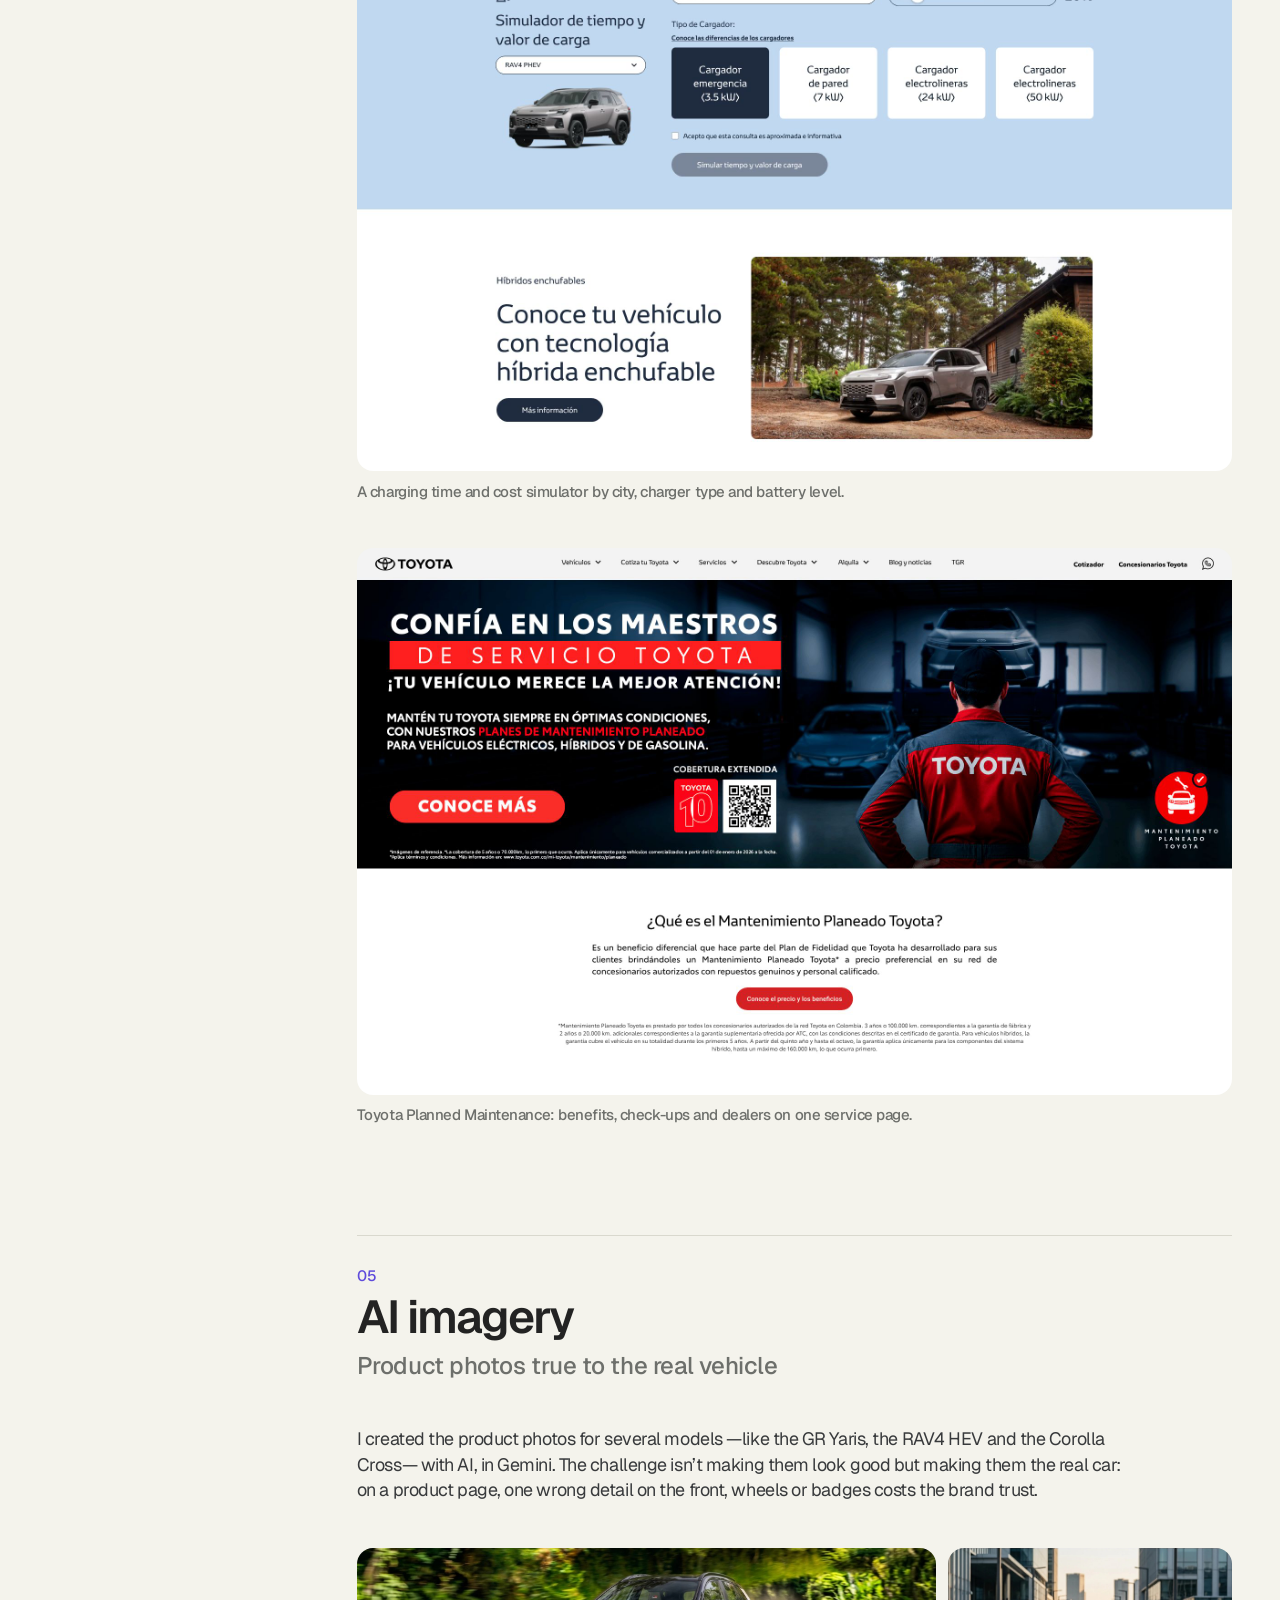
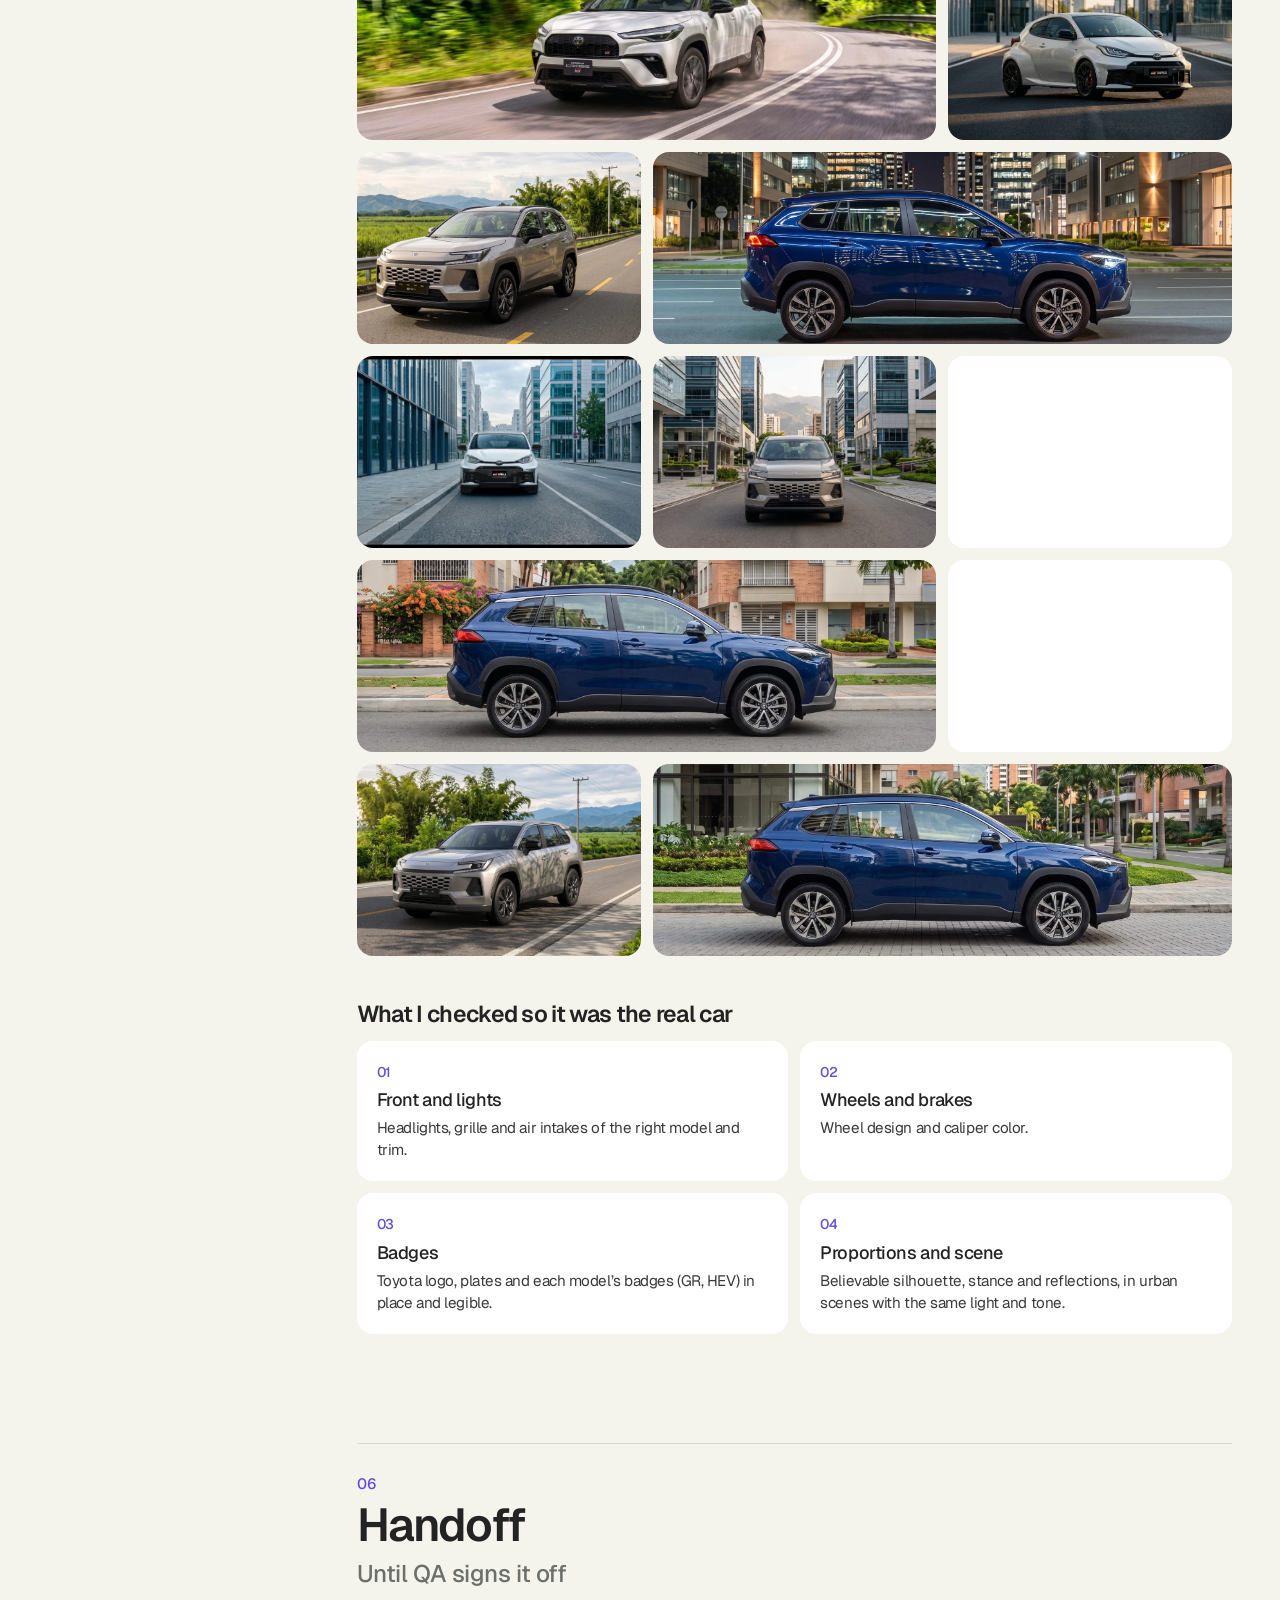
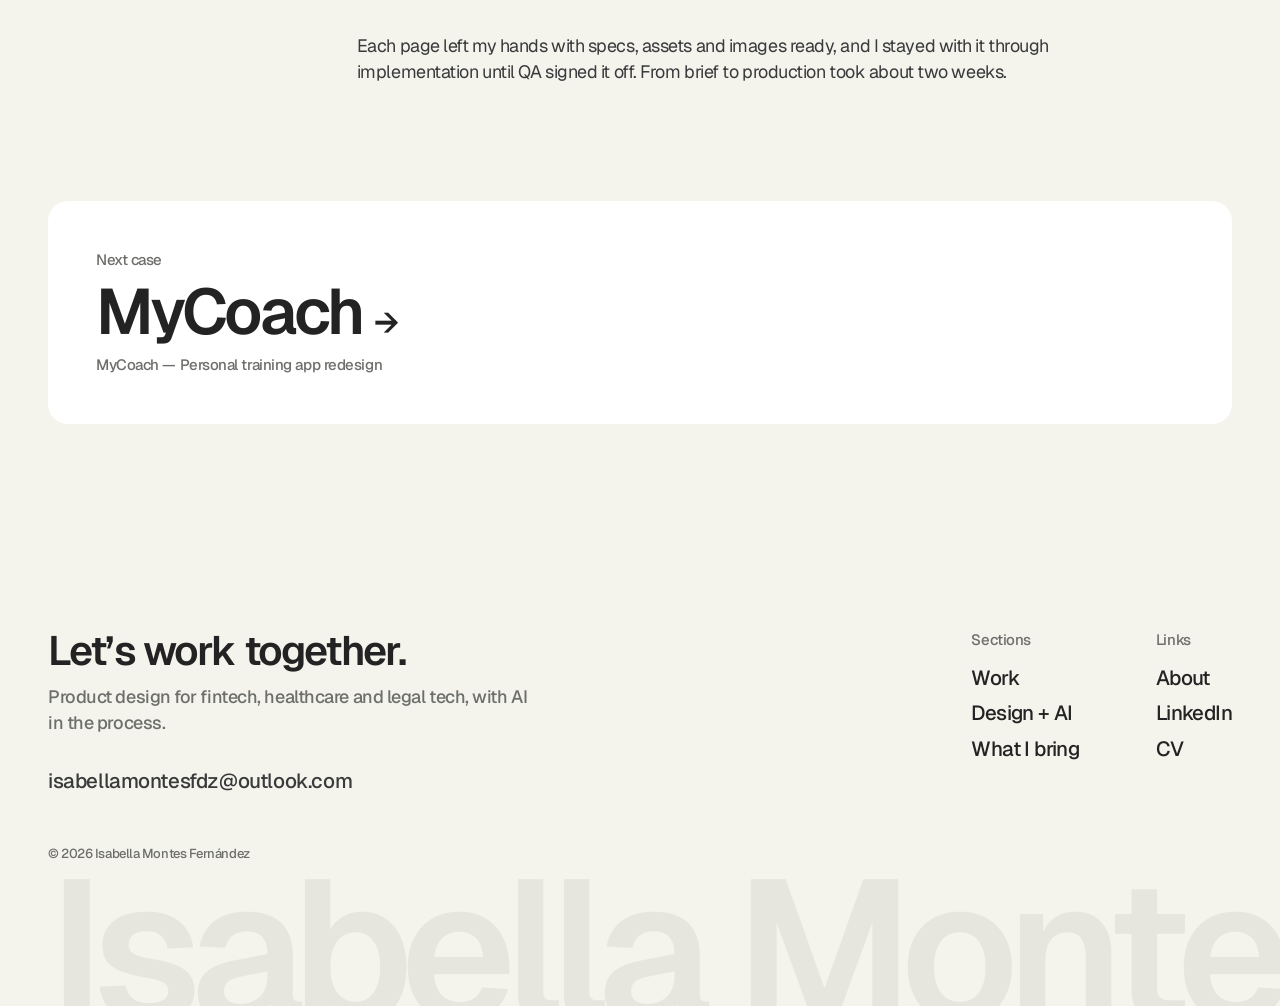
<file: toyota/index.html>
<!doctype html>
<html lang="es">
<head>
  <meta charset="utf-8">
  <base href="../">
  <meta name="viewport" content="width=device-width, initial-scale=1">
  <title>Toyota Colombia — Toyota · Isabella Montes</title>
  <meta name="description" content="Diseñé, adapté e implementé las páginas de vehículo y de contenido de Toyota Colombia: del requerimiento a producción, con imágenes de producto creadas con IA y fieles a cada modelo.">
  <meta property="og:title" content="Toyota Colombia — Toyota · Isabella Montes">
  <meta property="og:description" content="Diseñé, adapté e implementé las páginas de vehículo y de contenido de Toyota Colombia: del requerimiento a producción, con imágenes de producto creadas con IA y fieles a cada modelo.">
  <meta property="og:type" content="article">
  <meta property="og:site_name" content="Isabella Montes">
  <meta property="og:locale" content="es_CO">
  <meta property="og:locale:alternate" content="en_US">
  <meta property="og:url" content="https://bybelladesign.com/toyota/">
  <link rel="canonical" href="https://bybelladesign.com/toyota/">
  <meta property="og:image" content="https://bybelladesign.com/assets/og/toyota.jpg">
  <meta property="og:image:width" content="1200">
  <meta property="og:image:height" content="630">
  <meta property="og:image:alt" content="Toyota Colombia — Toyota · Isabella Montes">
  <meta name="twitter:card" content="summary_large_image">
  <meta name="twitter:image" content="https://bybelladesign.com/assets/og/toyota.jpg">
  <meta name="theme-color" content="#F4F3EC">
  <link rel="icon" href="assets/favicon.svg" type="image/svg+xml">
  <link rel="icon" href="favicon.ico" sizes="48x48">
  <link rel="apple-touch-icon" href="assets/apple-touch-icon.png">
  <link rel="preconnect" href="https://fonts.googleapis.com">
  <link rel="preconnect" href="https://fonts.gstatic.com" crossorigin>
  <link href="https://fonts.googleapis.com/css2?family=Geist:wght@400;500;600&display=swap" rel="stylesheet">
  <!-- Fuentes de los design systems de los casos -->
  <link href="https://fonts.googleapis.com/css2?family=Inter+Tight:wght@400;500;600&family=Poppins:wght@600&display=swap" rel="stylesheet">
  <link rel="stylesheet" href="css/styles.css?v=202611256">
  <!-- Rediseño 2026: los casos con el mismo sistema que la home (crema, Geist, lavanda, tarjetas blancas) -->
  <link rel="stylesheet" href="css/case.css?v=202611256">
  <script>document.documentElement.classList.add("js")</script>
  <script src="data/proyectos.js?v=202611256" defer></script>
  <script src="data/home.js?v=202611256" defer></script>
  <script src="js/i18n.js?v=202611256" defer></script>
  <script src="js/home-v2.js?v=202611256" defer></script>
  <script src="js/render.js?v=202611256" defer></script>
  <script src="js/main.js?v=202611256" defer></script>
</head>
<body data-slug="toyota">

  <!-- generado por generar-casos.py: no editar, edita proyecto.html -->
  <!-- Plantilla única para todos los casos: el contenido sale de data/proyectos.js
       según la URL, por ejemplo proyecto.html?p=nova -->
  <a href="#main" class="skip" data-i18n="skip">Saltar al contenido</a>
  <div class="progress" role="progressbar" aria-valuemin="0" aria-valuemax="100" aria-valuenow="0" data-i18n-label="case.progress" aria-label="Progreso de lectura"><span></span></div>

  <header class="top header">
    <div class="top__left">
      <a href="./" class="top__logo pill" aria-label="Isabella Montes — inicio">
        <svg class="logo" viewBox="39 48 120 181" width="19" height="28" aria-hidden="true" focusable="false"><path fill-rule="evenodd" d="M41,170a59,59 0 1,0 118,0a59,59 0 1,0 -118,0Z M67,170a33,33 0 1,0 66,0a33,33 0 1,0 -66,0Z"></path><rect x="41" y="95" width="26" height="134"></rect><circle class="logo__dot" cx="54" cy="63" r="15"></circle></svg>
      </a>
      <div class="lang pill" role="group" data-i18n-label="lang.label" aria-label="Cambiar idioma">
        <button type="button" data-lang="es" aria-pressed="true">ES</button>
        <button type="button" data-lang="en" aria-pressed="false">EN</button>
      </div>
    </div>
    <div class="top__bar pill">
      <nav class="top__nav" aria-label="Principal">
        <a href="./#trabajo" aria-current="page" data-i18n="nav.work">Trabajo</a>
        <a href="./#ia" data-i18n="nav2.ai">Diseño + IA</a>
        <a href="./#sobre-mi" data-i18n="nav.about">Sobre mí</a>
        <a href="./#aporte" data-i18n="nav2.svc">Qué aporto</a>
      </nav>
      <a href="./#contacto" class="top__cta" data-i18n="nav2.cta">Escríbeme</a>
    </div>
  </header>

  <main id="main" class="case" data-case="" style="--c: #EB0A1E;">
    <section class="case-hero">
      <div class="case-hero__inner">
        <a href="./#trabajo" class="case-hero__back link">← Todos los casos</a>
        <p class="case-hero__eyebrow" data-reveal="">Toyota · Producción de experiencias web</p>
        <h1 class="case-hero__name" data-words="">Toyota Colombia</h1>
        
          <p class="roller" style="--len:27" aria-label="Cada lanzamiento, a tiempo. Fiel al auto real. Lista para producción.">
            <span class="roller__track" aria-hidden="true">
              <span class="roller__line">Cada lanzamiento, a tiempo.</span><span class="roller__line">Fiel al auto real.</span><span class="roller__line">Lista para producción.</span><span class="roller__line">Cada lanzamiento, a tiempo.</span>
            </span>
          </p>
        <p class="case-hero__summary" data-reveal="">Más de 15 páginas publicadas para Toyota, cada una en unas dos semanas del requerimiento a producción con QA aprobado.</p>
        <ul class="b-impact case-impact" aria-label="Impacto">
    <li data-reveal="" style="--d:0ms">
      <strong><span data-count="+15">+15</span></strong>
      <span>páginas publicadas para Toyota Colombia</span>
    </li>
    <li data-reveal="" style="--d:90ms">
      <strong><span data-count="~2 sem">~2 sem</span></strong>
      <span>del requerimiento a producción con QA aprobado</span>
    </li>
    <li data-reveal="" style="--d:180ms">
      <strong><span data-count="IA">IA</span></strong>
      <span>imágenes de producto fieles a cada vehículo</span>
    </li></ul>
      </div>
    </section>

    <dl class="case-facts" data-reveal="">
      <div><dt>Producto</dt><dd>Páginas de vehículo y de contenido</dd></div>
      <div><dt>Industria</dt><dd>Automotriz</dd></div>
      <div><dt>Rol</dt><dd>Diseño web, producción e implementación · con Destiny co</dd></div>
      <div><dt>Duración</dt><dd>~2 semanas por página</dd></div>
      
      <div><dt>Alcance</dt><dd>Implementación de experiencias digitales, diseño y adaptación de sitios, producción web, entrega a desarrollo</dd></div>
    </dl>

    <p class="case-intro" data-reveal="">Diseñé, adapté e implementé las páginas de vehículo y de contenido de Toyota Colombia: del requerimiento a producción, con imágenes de producto creadas con IA y fieles a cada modelo.</p>

    <div class="case-cover" data-reveal=""><div class="card__media card__media--scene"><img src="assets/proyectos/toyota/gr-yaris-tres-cuartos.jpg" alt="GR Yaris blanco en una calle de ciudad al atardecer, imagen creada con IA" decoding="async" loading="lazy"></div></div>

    <div class="case-layout">
      <nav class="toc" aria-label="En este caso">
        <p class="toc__title">En este caso</p>
        <ol><li><a href="#c-1"><span>01</span>El reto</a></li><li><a href="#c-4"><span>02</span>Lo que hice</a></li><li><a href="#c-6"><span>03</span>La página del GR Yaris</a></li><li><a href="#c-8"><span>04</span>Más páginas</a></li><li><a href="#c-12"><span>05</span>Imágenes con IA</a></li><li><a href="#c-17"><span>06</span>Entrega a desarrollo</a></li></ol>
      </nav>
      <div class="case-body">
      <header class="b-chapter" id="c-1">
        <span class="b-chapter__num" aria-hidden="true">01</span>
        <div>
          <h2 class="b-chapter__title" data-words="">El reto</h2>
          <p class="b-chapter__sub" data-reveal="">Una marca grande que lanza seguido</p>
        </div>
      </header><p class="b-statement" data-words="">Cada vehículo nuevo necesita su página: <em>a tiempo</em> para el lanzamiento, <em>fiel a la marca</em> y con el auto <em>tal como es</em>.</p>
      <section class="b-text" data-reveal="">
        
        <div class="b-text__body"><p>Toyota Colombia actualiza su portafolio de vehículos y su contenido con frecuencia. Cada lanzamiento pide una página propia —detalle del vehículo, galería, diferenciales, versiones, descargables y garantía— y también aparecen páginas informativas nuevas.</p><p>Mi trabajo es convertir cada requerimiento en una experiencia publicada: diseñarla y adaptarla al lenguaje de la marca, producir el contenido visual, entregarla a desarrollo y acompañarla hasta que pasa QA.</p></div>
      </section>
      <header class="b-chapter" id="c-4">
        <span class="b-chapter__num" aria-hidden="true">02</span>
        <div>
          <h2 class="b-chapter__title" data-words="">Lo que hice</h2>
          <p class="b-chapter__sub" data-reveal="">Del requerimiento a producción</p>
        </div>
      </header>
      <section class="b-cards-wrap">
        
        <ul class="b-cards" style="--n:2">
          
            <li class="b-card" data-reveal="" style="--d:0ms">
              <span class="b-card__num">01</span>
              <h4>Diseño y adaptación</h4>
              <p>Diseñé las páginas de cada vehículo y las páginas informativas nuevas, adaptando los componentes de la marca a lo que cada modelo necesita contar.</p>
            </li>
            <li class="b-card" data-reveal="" style="--d:80ms">
              <span class="b-card__num">02</span>
              <h4>Imágenes con IA</h4>
              <p>Creé las fotos de producto con IA, cuidando que cada vehículo sea fiel al real y que todas compartan el mismo lenguaje visual.</p>
            </li>
            <li class="b-card" data-reveal="" style="--d:160ms">
              <span class="b-card__num">03</span>
              <h4>Producción web</h4>
              <p>Armé cada página con su contenido real: textos, versiones, fichas, descargables y legales, lista para publicarse.</p>
            </li>
            <li class="b-card" data-reveal="" style="--d:0ms">
              <span class="b-card__num">04</span>
              <h4>Entrega y QA</h4>
              <p>Entregué a desarrollo con specs y assets, y revisé la implementación hasta que QA la aprobó.</p>
            </li>
        </ul>
      </section>
      <div class="b-spot">
        <div class="b-spot__aside">
          
      <header class="b-chapter b-chapter--pinned" id="c-6">
        <span class="b-chapter__num" aria-hidden="true">03</span>
        <div>
          <h2 class="b-chapter__title" data-words="">La página del GR Yaris</h2>
          <p class="b-chapter__sub" data-reveal="">Un deportivo de rally contado sección por sección</p>
        </div>
      </header>
          <div class="b-spot__media" aria-hidden="true">
            <div class="device dv dv--laptop dv--laptop dv--desk dv-silver">
      <div class="dv__lid"><i class="dv__edge" style="--k:1"></i><i class="dv__edge" style="--k:2"></i><i class="dv__edge" style="--k:3"></i><i class="dv__edge" style="--k:4"></i><i class="dv__back"></i><div class="dv__face"><div class="device__screen"><img src="assets/proyectos/toyota/pagina-hero.jpg" alt="" data-i="0" class="is-active" decoding="async"><img src="assets/proyectos/toyota/pagina-360.jpg" alt="" data-i="1" class="" decoding="async"><img src="assets/proyectos/toyota/pagina-galeria.jpg" alt="" data-i="2" class="" decoding="async"><img src="assets/proyectos/toyota/pagina-diferenciales.jpg" alt="" data-i="3" class="" decoding="async"><img src="assets/proyectos/toyota/pagina-versiones.jpg" alt="" data-i="4" class="" decoding="async"></div><span class="dv__cam"></span></div></div>
      <div class="dv__base"><i class="dv__lip"></i></div>
    </div>
          </div>
        </div>
        <ol class="b-spot__steps">
          
            <li class="b-spot__step is-active" data-i="0">
              <span class="b-spot__num">01</span>
              <h3>Un hero que pone el auto primero</h3>
              <p>La foto del GR Yaris en la ciudad, los íconos de seguridad a la vista y accesos directos a cotizar, galería y test drive.</p>
              <div class="b-spot__inline"><div class="device dv dv--laptop dv--laptop dv--desk dv-silver">
      <div class="dv__lid"><i class="dv__edge" style="--k:1"></i><i class="dv__edge" style="--k:2"></i><i class="dv__edge" style="--k:3"></i><i class="dv__edge" style="--k:4"></i><i class="dv__back"></i><div class="dv__face"><div class="device__screen"><img src="assets/proyectos/toyota/pagina-hero.jpg" alt="Hero de la página del GR Yaris" decoding="async"></div><span class="dv__cam"></span></div></div>
      <div class="dv__base"><i class="dv__lip"></i></div>
    </div></div>
            </li>
            <li class="b-spot__step" data-i="1">
              <span class="b-spot__num">02</span>
              <h3>El auto en 360° y en sus colores</h3>
              <p>“El ADN de un campeón de Rally”: el auto se rota arrastrando y cambia de color en la misma vista.</p>
              <div class="b-spot__inline"><div class="device dv dv--laptop dv--laptop dv--desk dv-silver">
      <div class="dv__lid"><i class="dv__edge" style="--k:1"></i><i class="dv__edge" style="--k:2"></i><i class="dv__edge" style="--k:3"></i><i class="dv__edge" style="--k:4"></i><i class="dv__back"></i><div class="dv__face"><div class="device__screen"><img src="assets/proyectos/toyota/pagina-360.jpg" alt="Vista 360° con selector de color" decoding="async"></div><span class="dv__cam"></span></div></div>
      <div class="dv__base"><i class="dv__lip"></i></div>
    </div></div>
            </li>
            <li class="b-spot__step" data-i="2">
              <span class="b-spot__num">03</span>
              <h3>Una galería exterior e interior</h3>
              <p>Fotos del vehículo en escenas urbanas, con el mismo lenguaje visual en todas.</p>
              <div class="b-spot__inline"><div class="device dv dv--laptop dv--laptop dv--desk dv-silver">
      <div class="dv__lid"><i class="dv__edge" style="--k:1"></i><i class="dv__edge" style="--k:2"></i><i class="dv__edge" style="--k:3"></i><i class="dv__edge" style="--k:4"></i><i class="dv__back"></i><div class="dv__face"><div class="device__screen"><img src="assets/proyectos/toyota/pagina-galeria.jpg" alt="Galería de imágenes del GR Yaris" decoding="async"></div><span class="dv__cam"></span></div></div>
      <div class="dv__base"><i class="dv__lip"></i></div>
    </div></div>
            </li>
            <li class="b-spot__step" data-i="3">
              <span class="b-spot__num">04</span>
              <h3>Los diferenciales, uno por uno</h3>
              <p>“La esencia del rally llevada a la calle”: un carrusel con desempeño, motor y lo que hace único al modelo.</p>
              <div class="b-spot__inline"><div class="device dv dv--laptop dv--laptop dv--desk dv-silver">
      <div class="dv__lid"><i class="dv__edge" style="--k:1"></i><i class="dv__edge" style="--k:2"></i><i class="dv__edge" style="--k:3"></i><i class="dv__edge" style="--k:4"></i><i class="dv__back"></i><div class="dv__face"><div class="device__screen"><img src="assets/proyectos/toyota/pagina-diferenciales.jpg" alt="Carrusel de diferenciales" decoding="async"></div><span class="dv__cam"></span></div></div>
      <div class="dv__base"><i class="dv__lip"></i></div>
    </div></div>
            </li>
            <li class="b-spot__step" data-i="4">
              <span class="b-spot__num">05</span>
              <h3>Versiones y descargables</h3>
              <p>Cada versión con su ficha y, al final, la ficha técnica, el manual y la cobertura extendida a un clic.</p>
              <div class="b-spot__inline"><div class="device dv dv--laptop dv--laptop dv--desk dv-silver">
      <div class="dv__lid"><i class="dv__edge" style="--k:1"></i><i class="dv__edge" style="--k:2"></i><i class="dv__edge" style="--k:3"></i><i class="dv__edge" style="--k:4"></i><i class="dv__back"></i><div class="dv__face"><div class="device__screen"><img src="assets/proyectos/toyota/pagina-versiones.jpg" alt="Versiones y materiales descargables" decoding="async"></div><span class="dv__cam"></span></div></div>
      <div class="dv__base"><i class="dv__lip"></i></div>
    </div></div>
            </li>
        </ol>
      </div>
      <header class="b-chapter" id="c-8">
        <span class="b-chapter__num" aria-hidden="true">04</span>
        <div>
          <h2 class="b-chapter__title" data-words="">Más páginas</h2>
          <p class="b-chapter__sub" data-reveal="">De lanzamientos de vehículos a páginas de servicio y tecnología</p>
        </div>
      </header>
      <figure class="b-figure">
        <div class="b-media clip" data-reveal=""><img src="assets/proyectos/toyota/phev-hero.jpg" alt="Página de la tecnología Híbrida Eléctrica Enchufable de Toyota" decoding="async"></div>
        <figcaption>Híbrido Eléctrico Enchufable (PHEV): una página para explicar una tecnología nueva, sus dos modos de manejo y cómo se carga.</figcaption>
      </figure>
      <figure class="b-figure">
        <div class="b-media clip" data-reveal=""><img src="assets/proyectos/toyota/phev-simulador.jpg" alt="Simulador de tiempo y valor de carga" decoding="async"></div>
        <figcaption>Un simulador de tiempo y valor de carga por ciudad, tipo de cargador y nivel de batería.</figcaption>
      </figure>
      <figure class="b-figure">
        <div class="b-media clip" data-reveal=""><img src="assets/proyectos/toyota/mantenimiento-hero.jpg" alt="Página del Mantenimiento Planeado Toyota" decoding="async"></div>
        <figcaption>Mantenimiento Planeado Toyota: beneficios, revisiones y concesionarios, en una página de servicio.</figcaption>
      </figure>
      <header class="b-chapter" id="c-12">
        <span class="b-chapter__num" aria-hidden="true">05</span>
        <div>
          <h2 class="b-chapter__title" data-words="">Imágenes con IA</h2>
          <p class="b-chapter__sub" data-reveal="">Fotos de producto fieles al vehículo real</p>
        </div>
      </header>
      <section class="b-text" data-reveal="">
        
        <div class="b-text__body"><p>Las fotos de producto de varios modelos —como el GR Yaris, la RAV4 HEV y el Corolla Cross— las creé con IA, en Gemini. El reto no es que se vean bien, sino que sean el auto real: en una página de producto, un detalle equivocado en el frente, los rines o los emblemas le resta confianza a la marca.</p></div>
      </section>
      <div class="b-gallery b-gallery--mosaic" style="--cols:3">
        <div class="b-media clip b-media--wide" data-reveal="" style="--d:0ms"><img src="assets/proyectos/toyota/corolla-cross-gr-curva.jpg" alt="Corolla Cross GR en una curva entre árboles, creado con IA" decoding="async"></div><div class="b-media clip" data-reveal="" style="--d:80ms"><img src="assets/proyectos/toyota/gr-yaris-tres-cuartos.jpg" alt="GR Yaris en tres cuartos al atardecer, creado con IA" decoding="async"></div><div class="b-media clip" data-reveal="" style="--d:160ms"><img src="assets/proyectos/toyota/rav4-tres-cuartos.jpg" alt="RAV4 HEV en una carretera rural con montañas, creada con IA" decoding="async"></div><div class="b-media clip b-media--wide" data-reveal="" style="--d:0ms"><img src="assets/proyectos/toyota/corolla-cross-noche.jpg" alt="Corolla Cross azul de lado en la ciudad de noche, creado con IA" decoding="async"></div><div class="b-media clip" data-reveal="" style="--d:80ms"><img src="assets/proyectos/toyota/gr-yaris-frente.jpg" alt="GR Yaris de frente en una avenida, creado con IA" decoding="async"></div><div class="b-media clip" data-reveal="" style="--d:160ms"><img src="assets/proyectos/toyota/rav4-frente-ciudad.jpg" alt="RAV4 HEV de frente entre edificios, creada con IA" decoding="async"></div><div class="b-media clip" data-reveal="" style="--d:0ms"><img src="assets/proyectos/toyota/gr-yaris-trasera.jpg" alt="GR Yaris desde atrás en la ciudad, creado con IA" decoding="async"></div><div class="b-media clip b-media--wide" data-reveal="" style="--d:80ms"><img src="assets/proyectos/toyota/corolla-cross-calle.jpg" alt="Corolla Cross azul de lado en una calle residencial, creado con IA" decoding="async"></div><div class="b-media clip" data-reveal="" style="--d:160ms"><img src="assets/proyectos/toyota/rav4-trasera.jpg" alt="RAV4 HEV en movimiento desde atrás, creada con IA" decoding="async"></div><div class="b-media clip" data-reveal="" style="--d:0ms"><img src="assets/proyectos/toyota/rav4-sombra.jpg" alt="RAV4 HEV bajo la sombra de los árboles, creada con IA" decoding="async"></div><div class="b-media clip b-media--wide" data-reveal="" style="--d:80ms"><img src="assets/proyectos/toyota/corolla-cross-adoquin.jpg" alt="Corolla Cross azul de lado frente a un edificio, creado con IA" decoding="async"></div>
      </div>
      <section class="b-cards-wrap">
        <h3 class="b-text__title" data-reveal="">Lo que revisé para que fuera el auto real</h3>
        <ul class="b-cards" style="--n:2">
          
            <li class="b-card" data-reveal="" style="--d:0ms">
              <span class="b-card__num">01</span>
              <h4>Frente y luces</h4>
              <p>Faros, parrilla y entradas de aire del modelo y la versión correctos.</p>
            </li>
            <li class="b-card" data-reveal="" style="--d:80ms">
              <span class="b-card__num">02</span>
              <h4>Rines y frenos</h4>
              <p>Diseño de los rines y color de los cálipers.</p>
            </li>
            <li class="b-card" data-reveal="" style="--d:160ms">
              <span class="b-card__num">03</span>
              <h4>Emblemas</h4>
              <p>Logo de Toyota, placas y emblemas de cada modelo (GR, HEV) en su lugar y legibles.</p>
            </li>
            <li class="b-card" data-reveal="" style="--d:0ms">
              <span class="b-card__num">04</span>
              <h4>Proporciones y escena</h4>
              <p>Silueta, altura y reflejos creíbles, en escenas urbanas con la misma luz y tono.</p>
            </li>
        </ul>
      </section>
      <header class="b-chapter" id="c-17">
        <span class="b-chapter__num" aria-hidden="true">06</span>
        <div>
          <h2 class="b-chapter__title" data-words="">Entrega a desarrollo</h2>
          <p class="b-chapter__sub" data-reveal="">Hasta que QA la aprueba</p>
        </div>
      </header>
      <section class="b-text" data-reveal="">
        
        <div class="b-text__body"><p>Cada página salió de mis manos con specs, assets e imágenes listas, y la acompañé en la implementación hasta que QA la aprobó. Del requerimiento a producción pasaban unas dos semanas.</p></div>
      </section></div>
    </div>

    <a href="mycoach/" class="next" style="--c:#c9b8ff">
      <span class="next__text">
        <span class="next__label">Siguiente caso</span>
        <span class="next__title">MyCoach <span class="arrow" aria-hidden="true">→</span></span>
        <span class="next__tags">MyCoach — Rediseño de la app de entrenamiento personal</span>
      </span>
      
    </a></main>


  <footer class="foot2">
    <div class="foot2__in">
      <div class="foot2__main">
        <h2 class="foot2__title" data-i18n="ft.title">Trabajemos juntos.</h2>
        <p class="foot2__text" data-i18n="ft.text">Product design para fintech, salud y legal tech, con IA en el proceso.</p>
        <a class="foot2__mail" href="mailto:isabellamontesfdz@outlook.com">isabellamontesfdz@outlook.com</a>
      </div>
      <nav class="foot2__col" aria-labelledby="ft-main">
        <p id="ft-main" data-i18n="ft.main">Secciones</p>
        <a href="./#trabajo" data-i18n="nav.work">Trabajo</a>
        <a href="./#ia" data-i18n="nav2.ai">Diseño + IA</a>
        <a href="./#aporte" data-i18n="nav2.svc">Qué aporto</a>
      </nav>
      <nav class="foot2__col" aria-labelledby="ft-links">
        <p id="ft-links" data-i18n="ft.links">Enlaces</p>
        <a href="./#sobre-mi" data-i18n="nav.about">Sobre mí</a>
        <a href="https://www.linkedin.com/in/isabellamontesux-uidesigner/" target="_blank" rel="noopener">LinkedIn</a>
        <a href="assets/cv-isabella-montes.pdf" data-i18n-href="cv.href" target="_blank" rel="noopener" data-i18n="nav2.cv">CV</a>
      </nav>
      <p class="foot2__legal">© <span class="year">2026</span> Isabella Montes Fernández</p>
    </div>
    <p class="foot2__big" aria-hidden="true">Isabella Montes</p>
  </footer>
</body>
</html>
</file>
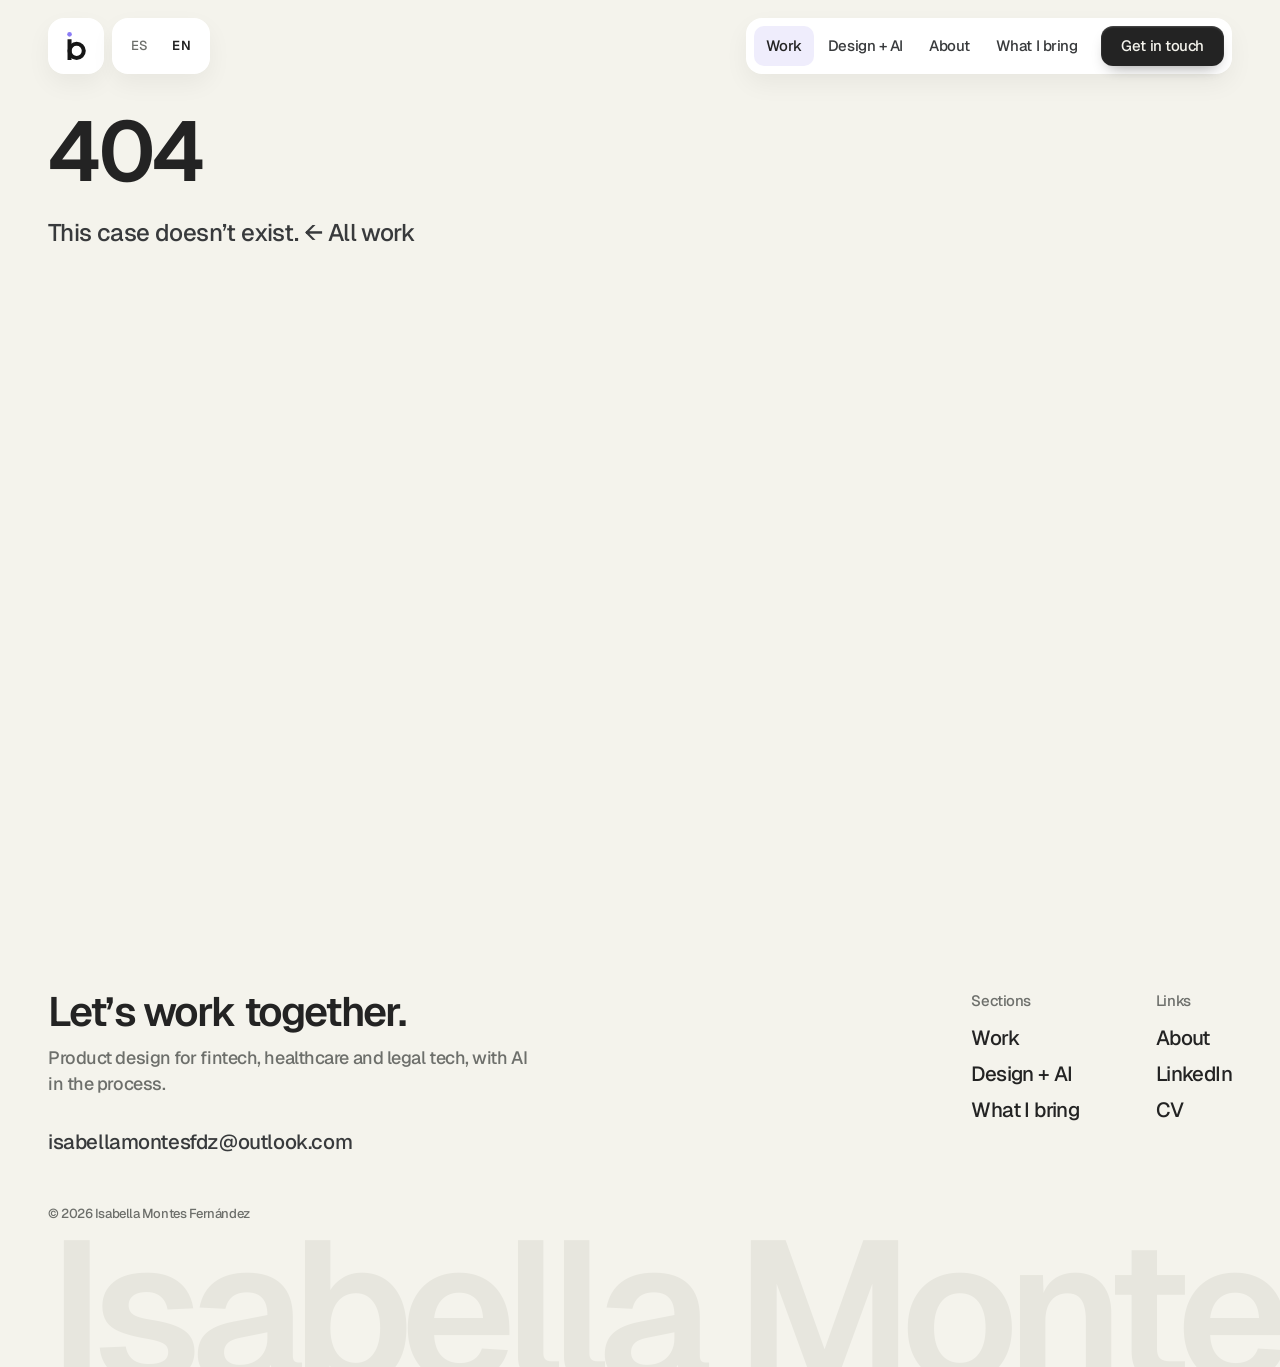
<file: proyecto.html>
<!doctype html>
<html lang="es">
<head>
  <meta charset="utf-8">
  <meta name="viewport" content="width=device-width, initial-scale=1">
  <title>Caso — Isabella Montes</title>
  <meta name="description" content="Caso de estudio de Isabella Montes, Product Designer.">
  <meta property="og:title" content="Isabella Montes — Product Designer">
  <meta property="og:description" content="Caso de estudio de Isabella Montes, Product Designer.">
  <meta property="og:type" content="website">
  <meta property="og:site_name" content="Isabella Montes">
  <meta property="og:locale" content="es_CO">
  <meta property="og:locale:alternate" content="en_US">
  <meta property="og:url" content="https://bybelladesign.com/">
  <meta property="og:image" content="https://bybelladesign.com/assets/og-portada.jpg">
  <meta property="og:image:width" content="1200">
  <meta property="og:image:height" content="630">
  <meta property="og:image:alt" content="Isabella Montes, Product Designer — Convierto flujos complejos en experiencias digitales claras">
  <meta name="twitter:card" content="summary_large_image">
  <meta name="twitter:image" content="https://bybelladesign.com/assets/og-portada.jpg">
  <meta name="theme-color" content="#F4F3EC">
  <link rel="icon" href="assets/favicon.svg" type="image/svg+xml">
  <link rel="icon" href="favicon.ico" sizes="48x48">
  <link rel="apple-touch-icon" href="assets/apple-touch-icon.png">
  <link rel="preconnect" href="https://fonts.googleapis.com">
  <link rel="preconnect" href="https://fonts.gstatic.com" crossorigin>
  <link href="https://fonts.googleapis.com/css2?family=Geist:wght@400;500;600&display=swap" rel="stylesheet">
  <!-- Fuentes de los design systems de los casos -->
  <link href="https://fonts.googleapis.com/css2?family=Inter+Tight:wght@400;500;600&family=Poppins:wght@600&display=swap" rel="stylesheet">
  <link rel="stylesheet" href="css/styles.css?v=202611256">
  <!-- Rediseño 2026: los casos con el mismo sistema que la home (crema, Geist, lavanda, tarjetas blancas) -->
  <link rel="stylesheet" href="css/case.css?v=202611256">
  <script>document.documentElement.classList.add("js")</script>
  <script src="data/proyectos.js?v=202611256" defer></script>
  <script src="data/home.js?v=202611256" defer></script>
  <script src="js/i18n.js?v=202611256" defer></script>
  <script src="js/home-v2.js?v=202611256" defer></script>
  <script src="js/render.js?v=202611256" defer></script>
  <script src="js/main.js?v=202611256" defer></script>
</head>
<body>
  <!-- Plantilla única para todos los casos: el contenido sale de data/proyectos.js
       según la URL, por ejemplo proyecto.html?p=nova -->
  <a href="#main" class="skip" data-i18n="skip">Saltar al contenido</a>
  <div class="progress" role="progressbar" aria-valuemin="0" aria-valuemax="100" aria-valuenow="0" data-i18n-label="case.progress" aria-label="Progreso de lectura"><span></span></div>

  <header class="top header">
    <div class="top__left">
      <a href="./" class="top__logo pill" aria-label="Isabella Montes — inicio">
        <svg class="logo" viewBox="39 48 120 181" width="19" height="28" aria-hidden="true" focusable="false"><path fill-rule="evenodd" d="M41,170a59,59 0 1,0 118,0a59,59 0 1,0 -118,0Z M67,170a33,33 0 1,0 66,0a33,33 0 1,0 -66,0Z"/><rect x="41" y="95" width="26" height="134"/><circle class="logo__dot" cx="54" cy="63" r="15"/></svg>
      </a>
      <div class="lang pill" role="group" data-i18n-label="lang.label" aria-label="Cambiar idioma">
        <button type="button" data-lang="es" aria-pressed="true">ES</button>
        <button type="button" data-lang="en" aria-pressed="false">EN</button>
      </div>
    </div>
    <div class="top__bar pill">
      <nav class="top__nav" aria-label="Principal">
        <a href="./#trabajo" aria-current="page" data-i18n="nav.work">Trabajo</a>
        <a href="./#ia" data-i18n="nav2.ai">Diseño + IA</a>
        <a href="./#sobre-mi" data-i18n="nav.about">Sobre mí</a>
        <a href="./#aporte" data-i18n="nav2.svc">Qué aporto</a>
      </nav>
      <a href="./#contacto" class="top__cta" data-i18n="nav2.cta">Escríbeme</a>
    </div>
  </header>

  <main id="main" class="case" data-case></main>


  <footer class="foot2">
    <div class="foot2__in">
      <div class="foot2__main">
        <h2 class="foot2__title" data-i18n="ft.title">Trabajemos juntos.</h2>
        <p class="foot2__text" data-i18n="ft.text"></p>
        <a class="foot2__mail" href="mailto:isabellamontesfdz@outlook.com">isabellamontesfdz@outlook.com</a>
      </div>
      <nav class="foot2__col" aria-labelledby="ft-main">
        <p id="ft-main" data-i18n="ft.main">Secciones</p>
        <a href="./#trabajo" data-i18n="nav.work">Trabajo</a>
        <a href="./#ia" data-i18n="nav2.ai">Diseño + IA</a>
        <a href="./#aporte" data-i18n="nav2.svc">Qué aporto</a>
      </nav>
      <nav class="foot2__col" aria-labelledby="ft-links">
        <p id="ft-links" data-i18n="ft.links">Enlaces</p>
        <a href="./#sobre-mi" data-i18n="nav.about">Sobre mí</a>
        <a href="https://www.linkedin.com/in/isabellamontesux-uidesigner/" target="_blank" rel="noopener">LinkedIn</a>
        <a href="assets/cv-isabella-montes.pdf" data-i18n-href="cv.href" target="_blank" rel="noopener" data-i18n="nav2.cv">CV</a>
      </nav>
      <p class="foot2__legal">© <span class="year">2026</span> Isabella Montes Fernández</p>
    </div>
    <p class="foot2__big" aria-hidden="true">Isabella Montes</p>
  </footer>
</body>
</html>
</file>
<file: css/home.css>
/* ==========================================================================
   HOME — rediseño 2026 · iteración 5
   Hero y tarjetas de trabajo con la estructura de ar2.design; todo lo demás
   (navegación, secciones y movimiento) sigue a Folira, la plantilla "Caspia". Sin cursivas.
   Las páginas de caso siguen con css/styles.css hasta su propio rediseño.
   ========================================================================== */
:root {
  /* color (paleta de ar2) */
  --paper: #F4F3EC;
  --tile: #EBEAE1;
  --tile-2: #E2E1D7;
  --lav-wash: #EFEDFC; /* lavanda muy suave: hover del menú y fondo de Sobre mí */
  --raised: #FFFFFF;
  --ink: #232323;
  --ink-2: #383A3C;
  --mute: #6D6F6B;
  --line: #D9D8CE;
  --live: #4E7A55;
  /* acento de la marca Bella Design: lavanda (manual de marca v1.2).
     --accent es claro: va de fondo/relleno con texto en tinta (5,4:1). Para texto en color se usa --accent-ink (5,4:1 sobre el papel). */
  --accent: #8B7CF6;
  --accent-ink: #5F4BDB;
  --tbd: #B4441C;
  /* tipo — Geist, como Folira ("Caspia"): títulos en 600, texto en 500, tracking negativo */
  --sans: "Geist", "Helvetica Neue", Arial, sans-serif;
  --fs-hero: clamp(2.625rem, 6.6vw, 6.25rem);
  --fs-h2: clamp(2.25rem, 4.6vw, 4.25rem);
  --fs-sub: clamp(1.125rem, 2.1vw, 1.5rem);
  --fs-fact: clamp(2rem, 4.2vw, 3.5rem);
  --fs-title: 1.25rem;
  --fs-body: 1.0625rem;
  --fs-small: .9375rem;
  --fs-micro: .8125rem;
  --tr-tight: -.045em;
  --tr-body: -.025em;
  /* espacio */
  --gutter: clamp(16px, 4vw, 48px);
  --max: 1320px;
  --sec: clamp(96px, 10vw, 160px);
  --r-media: 14px;
  --r-card: 22px;
  /* movimiento (ar2 usa cubic-bezier(.2,.8,.2,1)) */
  --e-out: cubic-bezier(.2, .8, .2, 1);
  --e-io: cubic-bezier(.625, .05, 0, 1);
  --t-fast: .25s;
  --t-mid: .5s;
  --t-slow: .9s;
  /* Folira: fundido + 40 px hacia arriba en ~0,6 s, con frenado suave (medido) */
  --e-fol: cubic-bezier(.22, 1, .36, 1);
  --t-fol: .75s;
  --r-box: 16px;
  color-scheme: light;
}

*, *::before, *::after { box-sizing: border-box; }
html { scroll-behavior: smooth; -webkit-text-size-adjust: 100%; }
body {
  margin: 0;
  background: var(--paper);
  color: var(--ink);
  font: 500 var(--fs-body)/1.45 var(--sans);
  letter-spacing: var(--tr-body);
  -webkit-font-smoothing: antialiased;
  text-rendering: optimizeLegibility;
}
img { max-width: 100%; display: block; }
a { color: inherit; text-decoration: none; }
ul, ol { list-style: none; margin: 0; padding: 0; }
h1, h2, h3, p, figure, blockquote { margin: 0; }
button { font: inherit; color: inherit; letter-spacing: inherit; }
:focus-visible { outline: 2px solid var(--accent-ink); outline-offset: 3px; border-radius: 6px; }
.wrap { width: 100%; max-width: calc(var(--max) + var(--gutter) * 2); margin-inline: auto; padding-inline: var(--gutter); }
.sr-only { position: absolute; width: 1px; height: 1px; overflow: hidden; clip: rect(0 0 0 0); white-space: nowrap; }
.skip { position: absolute; left: 12px; top: -48px; z-index: 50; background: var(--ink); color: var(--paper); padding: 10px 16px; border-radius: 8px; }
.skip:focus { top: 12px; }
::selection { background: var(--accent); color: var(--ink); }
.arrow { display: inline-block; transition: transform var(--t-fast) var(--e-out); }

/* ---------- Botones y estados ---------- */
.btn {
  display: inline-flex; align-items: center; gap: .45em;
  min-height: 44px; padding: 0 20px; border-radius: 99px;
  border: 1px solid var(--line); background: var(--raised);
  font-size: var(--fs-small); font-weight: 500; white-space: nowrap;
  transition: background var(--t-fast) var(--e-out), border-color var(--t-fast) var(--e-out);
}
.btn:hover { border-color: var(--ink); }
.btn--dark { background: var(--ink); color: var(--paper); border-color: var(--ink); }
.btn--dark:hover { background: var(--accent); border-color: var(--accent); color: var(--ink); }
.btn--light { background: var(--paper); color: var(--ink); border-color: var(--paper); }
.btn--ghost { background: transparent; color: var(--paper); border-color: rgba(244, 243, 236, .28); }
.btn--ghost:hover { border-color: var(--paper); }
/* datos por confirmar: solo visibles en revisión */
.tbd { outline: 1.5px dashed var(--tbd); outline-offset: 3px; }

/* ---------- Barra superior: píldoras flotantes (Folira) ---------- */
.top {
  position: sticky; top: 0; z-index: 20;
  display: flex; align-items: center; justify-content: space-between; gap: 12px;
  padding: 18px var(--gutter);
  pointer-events: none;
}
.top > * { pointer-events: auto; }
.top.is-hidden { transform: none; }
.pill { background: var(--raised); border-radius: var(--r-box); box-shadow: 0 10px 25px rgba(0, 0, 0, .05); }
.top__logo { display: grid; place-items: center; width: 56px; height: 56px; padding: 0; }
.logo { display: block; fill: #161616; }
.logo__dot { fill: var(--accent); transition: transform .5s var(--e-fol); transform-box: fill-box; transform-origin: center; }
.top__logo:hover .logo__dot { transform: translateY(-3px); }
.top__bar { display: flex; align-items: center; gap: 12px; padding: 8px 8px 8px 8px; }
.top__left { display: flex; align-items: center; gap: 8px; }
.top__nav { display: flex; gap: 2px; font-size: .9375rem; font-weight: 500; }
/* hover visible: fondo suave detrás del enlace */
.top__nav a { padding: 9px 12px; border-radius: 10px; color: var(--ink-2); transition: color var(--t-fast) var(--e-out), background var(--t-fast) var(--e-out); }
.top__nav a:hover, .top__nav a:active, .top__nav a[aria-current] { color: var(--ink); background: var(--lav-wash); }
.lang { display: inline-flex; align-items: center; gap: 2px; height: 56px; padding: 0 8px; font-size: var(--fs-micro); letter-spacing: .02em; }
.lang button { border: 0; background: none; padding: 0 10px; height: 40px; border-radius: 10px; cursor: pointer; color: var(--mute); transition: background var(--t-fast) var(--e-out), color var(--t-fast) var(--e-out); }
.lang button:hover { background: var(--tile-2); color: var(--ink); }
.lang button[aria-pressed="true"] { color: var(--ink); font-weight: 600; }
.top__cta { min-height: 40px; border-radius: 12px; box-shadow: 0 8px 16px -8px rgba(0, 0, 0, .45), inset 0 1px 2px rgba(255, 255, 255, .2); }
@media (max-width: 980px) { .top__nav { display: none; } }
@media (max-width: 420px) { .top__cta { padding: 0 14px; } }

/* ---------- Revelado (main.js añade .is-in) ---------- */
.js [data-reveal] { opacity: 0; transform: translateY(40px); transition: opacity var(--t-fol) var(--e-fol) var(--d, 0ms), transform var(--t-fol) var(--e-fol) var(--d, 0ms); }
.js [data-reveal].is-in { opacity: 1; transform: none; }
/* el hero anima solo con CSS desde el primer pintado: no espera a los scripts (LCP) */
.line { display: block; overflow: hidden; padding-bottom: .08em; margin-bottom: -.08em; }
.line__i { display: inline-block; }
.hero .line__i { animation: lineUp 1.05s var(--e-out) both; animation-delay: calc(var(--d, 0ms) + 80ms); }
/* palabras con máscara: el titular del hero entra solo con CSS; los de sección, al entrar en pantalla (main.js) */
.w { display: inline-block; overflow: hidden; vertical-align: top; padding-bottom: .1em; margin-bottom: -.1em; }
.w__i { display: inline-block; }
.hero__title .w__i { animation: wordUp 1.1s var(--e-out) both; animation-delay: calc(140ms + var(--i, 0) * 70ms); }
@keyframes wordUp { from { transform: translateY(108%); } to { transform: none; } }
/* títulos de sección (Folira): el bloque entero entra con fundido y 40 px, sin máscara por palabra */
.js [data-words] { opacity: 0; transform: translateY(40px); transition: opacity var(--t-fol) var(--e-fol), transform var(--t-fol) var(--e-fol); }
.js [data-words].is-in { opacity: 1; transform: none; }
[data-words] .w { overflow: visible; }
.hero .rise { animation: riseIn .9s var(--e-out) both; animation-delay: calc(var(--d, 0ms) + 80ms); }
@keyframes lineUp { from { transform: translateY(105%); } to { transform: none; } }
@keyframes riseIn { from { opacity: 0; transform: translateY(14px); } to { opacity: 1; transform: none; } }

/* ---------- Hero: contexto → titular → frase → cifras, en el primer viewport ---------- */
.hero {
  display: flex; flex-direction: column; gap: clamp(16px, 2.2vh, 26px);
  min-height: calc(100svh - 76px); max-height: 980px;
  padding-top: clamp(16px, 2.2vh, 26px); padding-bottom: clamp(24px, 4vh, 44px); /* arriba = el mismo hueco que hay entre el bloque y las cifras, para que quede centrado */
}
.hero__top { display: flex; flex-wrap: wrap; align-items: center; gap: 10px 14px; font-size: var(--fs-small); color: var(--mute); }
.avatar {
  width: 36px; height: 36px; border-radius: 50%; overflow: hidden; flex: none;
  display: grid; place-items: center;
  background: linear-gradient(160deg, #CFCAC0, #8E897F); color: #fff; font-size: .75rem; font-weight: 600; letter-spacing: .02em;
}
.avatar img { width: 100%; height: 100%; object-fit: cover; filter: grayscale(1); }
.avatar.tbd { outline-offset: 2px; }
.avail { display: inline-flex; align-items: center; gap: 8px; margin-left: auto; font-size: var(--fs-micro); color: var(--ink-2); }
.avail i { width: 7px; height: 7px; border-radius: 50%; background: var(--live); box-shadow: 0 0 0 4px rgba(78, 122, 85, .15); }
.hero__hello { display: inline-flex; align-items: center; gap: 10px; font-size: var(--fs-sub); letter-spacing: -.02em; color: var(--ink-2); margin-bottom: -4px; }
/* palabra que cambia en el titular: va en su propia línea (así el resto no se reacomoda), en terracota,
   y entra deslizando hacia arriba como el rotador de las páginas de caso */
.rot { display: block; box-sizing: content-box; width: max-content; height: 1.06em; overflow: hidden; color: var(--ink); background: var(--accent); padding: 0 .14em; margin-left: -.04em; border-radius: .14em; transition: width .6s var(--e-fol); animation: riseIn 1s var(--e-out) both; animation-delay: calc(140ms + var(--wi, 0) * 70ms); }
.rot__track { display: flex; flex-direction: column; align-items: flex-start; transform: translateY(calc(var(--i, 0) * -1.06em)); transition: transform .7s var(--e-io); }
.rot__w { display: block; width: max-content; height: 1.06em; line-height: 1.06; white-space: nowrap; }
/* titular, frase y botón centrados en vertical en el espacio libre; las cifras quedan abajo */
.hero__main { flex: 1; display: flex; flex-direction: column; justify-content: center; align-items: flex-start; gap: clamp(16px, 2.2vh, 26px); }
.hero__cta { min-height: 48px; padding: 0 22px; border-radius: 12px; margin-top: 6px; box-shadow: 0 10px 20px -10px rgba(0, 0, 0, .45), inset 0 1px 2px rgba(255, 255, 255, .2); }
.hero__cta:hover .arrow { transform: translateY(3px); }
.hero__title { font-weight: 600; font-size: var(--fs-hero); line-height: .98; letter-spacing: var(--tr-tight); max-width: 24ch; text-wrap: balance; }
.hero__sub { font-size: var(--fs-sub); line-height: 1.25; letter-spacing: -.025em; color: var(--ink-2); max-width: 46ch; }
.facts { display: grid; grid-template-columns: repeat(4, minmax(0, 1fr)); margin-top: 0; border-top: 1px solid var(--line); }
/* las cuatro columnas comparten filas: números alineados por abajo, subtítulos por su primera línea */
.facts { grid-template-rows: auto auto; }
.facts li { display: grid; grid-row: span 2; grid-template-rows: subgrid; row-gap: 10px; padding: 20px 20px 4px 0; min-width: 0; }
.facts li > strong { align-self: end; }
.facts li > span { align-self: start; }
.facts li + li { padding-left: 20px; border-left: 1px solid var(--line); }
.facts strong { display: grid; font-weight: 600; font-size: var(--fs-fact); line-height: 1; letter-spacing: var(--tr-tight); font-variant-numeric: tabular-nums; }
.facts small { font-size: var(--fs-micro); font-weight: 400; letter-spacing: 0; color: var(--mute); margin-bottom: 6px; }
.facts li:hover strong span { color: var(--accent-ink); }
.facts strong span { transition: color var(--t-mid) var(--e-out); }
.facts li > span { font-size: var(--fs-small); line-height: 1.3; color: var(--mute); max-width: 22ch; }
.hero__scroll { display: inline-flex; align-items: center; gap: 12px; font-size: .875rem; line-height: 1.5; color: var(--mute); justify-self: start; }
.hero__scroll-i { display: grid; place-items: center; width: 32px; height: 32px; border-radius: 50%; border: 1px solid var(--line); color: var(--ink); }
.hero__scroll:hover .hero__scroll-i { border-color: var(--ink); }
@media (max-width: 760px) {
  .hero { min-height: 0; align-content: start; padding-top: 28px; }
  .facts { grid-template-columns: 1fr 1fr; grid-template-rows: auto auto auto auto; }
  .facts li:nth-child(3) { padding-left: 0; border-left: 0; border-top: 1px solid var(--line); }
  .facts li:nth-child(4) { border-top: 1px solid var(--line); }
  .avail { margin-left: 0; flex-basis: 100%; }
}
@media (max-height: 720px) and (min-width: 761px) { .hero { min-height: 0; } }

/* ---------- Encabezados de sección (Folira) ---------- */
section + section { margin-top: var(--sec); }
.head, .sec-head { display: grid; gap: 14px; margin-bottom: clamp(32px, 4vw, 48px); }
.head__title, .sec-title { font-weight: 600; font-size: clamp(2.25rem, 3.6vw, 3rem); letter-spacing: -.04em; line-height: 1.1; max-width: 16ch; text-wrap: balance; }
.head__intro, .sec-intro { color: var(--mute); max-width: 46ch; font-size: var(--fs-body); line-height: 1.45; }
.sec-head--center { justify-items: center; text-align: center; }
.sec-head--center .sec-title { max-width: 14ch; }

/* ---------- Tarjetas (estructura ar2) ---------- */
.card { display: grid; gap: 16px; align-content: start; }
.card__media {
  position: relative; aspect-ratio: 16 / 9; border-radius: var(--r-media); overflow: hidden;
  background: var(--tile);
  display: flex; align-items: flex-end; justify-content: center; gap: 3%; padding: 6% 7% 0;
}
.card__media img { transition: transform 1.4s var(--e-out); }
/* imagen a sangre (WHEN: globo) */
.card__media--scene { padding: 0; }
.card__media--scene img { width: 100%; height: 100%; object-fit: cover; object-position: center; }
a.card:hover .card__media--scene img { transform: scale(1.03); }

/* Composiciones estilo ar2: degradado del proyecto + pantallas grandes que se salen del borde */
.comp, .card__media--grad {
  background:
    radial-gradient(85% 75% at 88% 4%, color-mix(in srgb, var(--g3) 60%, transparent) 0%, transparent 62%),
    radial-gradient(70% 60% at 0% 100%, color-mix(in srgb, var(--g1) 80%, transparent) 0%, transparent 70%),
    linear-gradient(150deg, var(--g1) 0%, var(--g2) 100%);
}
.comp { display: block; padding: 0; }
.comp img { display: block; width: 100%; height: 100%; object-fit: cover; object-position: top; }
.scr, .ph { position: absolute; overflow: hidden; background: #fff; transition: transform 1.2s var(--e-out); }
/* pantallas tal cual (como ar2): esquinas rectas, sin marco de dispositivo, sombra mínima */
.scr, .ph { border-radius: 0; box-shadow: 0 30px 60px -34px rgba(0, 0, 0, .55); }
.scr img { height: auto; }
.ph { aspect-ratio: 780 / 1680; }
/* web: una sola pantalla grande que se sale por la derecha y por abajo (como ar2) */
.comp--web .scr--main { left: 18.5%; top: 17%; width: 118%; }
a.card:hover .comp--web .scr--main { transform: translate(-6px, -6px); }
/* móviles: tres pantallas rectas, lado a lado, a distintas alturas */
.comp--phones .ph { width: 23%; left: 50%; }
.comp--phones .ph--1 { top: 18%; transform: translateX(-157%); }
.comp--phones .ph--2 { top: 9%; transform: translateX(-50%); }
.comp--phones .ph--3 { top: 25%; transform: translateX(57%); }
a.card:hover .comp--phones .ph--1 { transform: translate(-157%, -6px); }
a.card:hover .comp--phones .ph--2 { transform: translate(-50%, -12px); }
a.card:hover .comp--phones .ph--3 { transform: translate(57%, -4px); }
/* marca + móviles (como PDP en ar2): panel de marca detrás y dos pantallas escalonadas, enteras */
.comp--brand .brand { position: absolute; left: 25%; top: 10%; width: 24.5%; height: 80%; z-index: 1; background: linear-gradient(172deg, var(--b1) 0%, var(--b2) 52%, var(--b3) 100%); }
.comp--brand .brand img { position: absolute; left: 22%; top: 50%; width: 30%; height: auto; object-fit: contain; transform: translateY(-50%); }
.comp--brand .ph { width: 24.5%; }
.comp--brand .ph--1 { left: 38.5%; top: 7.5%; z-index: 2; }
.comp--brand .ph--2 { left: 57%; top: 4%; z-index: 3; }
a.card:hover .comp--brand .ph--1 { transform: translateY(-5px); }
a.card:hover .comp--brand .ph--2 { transform: translateY(-10px); }
/* móviles escalonados (como PDP en ar2): tres pantallas enteras, cada una más alta y delante de la anterior */
.comp--stack .ph { width: 24.5%; }
.comp--stack .ph--1 { left: 25%; top: 10.5%; z-index: 1; }
.comp--stack .ph--2 { left: 38.5%; top: 7.5%; z-index: 2; }
.comp--stack .ph--3 { left: 57%; top: 4%; z-index: 3; }
a.card:hover .comp--stack .ph--1 { transform: translateY(-4px); }
a.card:hover .comp--stack .ph--2 { transform: translateY(-8px); }
a.card:hover .comp--stack .ph--3 { transform: translateY(-12px); }
/* web + móvil: escritorio cortado por la derecha y por abajo, móvil delante */
.comp--webm .scr--main { left: 15%; top: 16%; width: 100%; }
.comp--webm .ph--side { left: 7%; top: 30%; width: 19%; z-index: 2; }
a.card:hover .comp--webm .scr--main { transform: translate(-6px, -6px); }
a.card:hover .comp--webm .ph--side { transform: translateY(-12px); }
/* revelado de tarjetas: la imagen se descubre de abajo arriba y su contenido se asienta */
.js [data-reveal] .card__media { clip-path: inset(22% 0 0 0 round var(--r-media)); transition: clip-path 1.3s var(--e-io) var(--d, 0ms); }
.js [data-reveal].is-in .card__media { clip-path: inset(0 0 0 0 round var(--r-media)); }
.js [data-reveal] .comp > *, .js [data-reveal] .card__media--frame .frame { scale: 1.08; transition: scale 1.6s var(--e-out) var(--d, 0ms), transform 1.2s var(--e-out); }
.js [data-reveal].is-in .comp > *, .js [data-reveal].is-in .card__media--frame .frame { scale: 1; }
/* chip "Ver caso ↗" que aparece al pasar el cursor */
.card__chip {
  position: absolute; left: 14px; bottom: 14px;
  display: inline-flex; gap: 6px; align-items: center;
  padding: 8px 12px; border-radius: 99px; background: var(--paper); color: var(--ink);
  font-size: var(--fs-micro); font-weight: 600;
  opacity: 0; transform: translateY(6px); transition: opacity var(--t-mid) var(--e-out), transform var(--t-mid) var(--e-out);
}
.card:hover .card__chip, .card:focus-visible .card__chip { opacity: 1; transform: none; }
@media (hover: none) { .card__chip { opacity: 1; transform: none; } }
.card__meta { display: flex; justify-content: space-between; align-items: flex-start; gap: 16px; }
.card__text { display: grid; gap: 2px; min-width: 0; }
.card__client { font-size: var(--fs-small); color: var(--mute); }
.card__title { font-weight: 500; font-size: var(--fs-title); letter-spacing: -.03em; line-height: 1.1; padding-bottom: 2px; }
.card__metric, .card__summary { font-size: var(--fs-small); color: var(--mute); margin-top: 6px; max-width: 54ch; }
.card__metric strong { color: var(--ink); font-weight: 500; }
.tags { display: flex; flex-wrap: wrap; justify-content: flex-end; gap: 6px; flex: none; max-width: 45%; }
.tags li { padding: 6px 8px; border-radius: 5px; background: var(--tile); color: var(--ink-2); font-size: .75rem; line-height: 1; white-space: nowrap; }
.tags .tags__new { background: var(--accent); color: var(--ink); }

/* ---------- Trabajo seleccionado ---------- */
.work__grid { display: grid; grid-template-columns: repeat(2, minmax(0, 1fr)); gap: 48px 28px; }
.work__item .card__media { aspect-ratio: 16 / 10; }
.work__item--wide { grid-column: 1 / -1; }
.work__item--wide .card__media { aspect-ratio: 2 / 1; }
.work__item:not(.work__item--wide) .card__title { font-size: clamp(1.375rem, 2vw, 1.75rem); }
.work__item--wide .card__title { font-size: clamp(1.5rem, 2.4vw, 2rem); }
@media (max-width: 860px) { .work__grid { grid-template-columns: 1fr; gap: 40px; } .work__item .card__media { aspect-ratio: 4 / 3; } }

/* ---------- Diseño + IA: marco neutro, pantallas a color ---------- */
.ai__grid { display: grid; grid-template-columns: repeat(3, minmax(0, 1fr)); gap: 32px 24px; }
.card__media--frame { align-items: center; padding: 8% 13% 11%; }
.card__media--frame:not(.card__media--grad) { background: radial-gradient(110% 90% at 78% 0%, #FBFAF4 0%, var(--tile) 52%, #DCDAce 100%); }
.frame { width: 100%; padding: 5px; border-radius: 10px 10px 5px 5px; background: #1C1B1A; box-shadow: 0 24px 40px -26px rgba(35, 35, 35, .6); position: relative; }
.frame::after { content: ""; position: absolute; left: -9%; right: -9%; bottom: -9px; height: 9px; border-radius: 0 0 10px 10px; background: linear-gradient(#CBC8BE, #AEAAA0); }
.frame img { width: 100%; aspect-ratio: 16 / 10; object-fit: cover; object-position: top; border-radius: 3px; transition: transform 1.4s var(--e-out); }
a.card--ai:hover .card__media img { transform: none; }
/* tarjeta destacada (Toyota): ocupa la fila completa, foto + texto */
.ai__item--featured { grid-column: 1 / -1; }
.card--feature { grid-template-columns: minmax(0, 1.55fr) minmax(0, 1fr); align-items: center; gap: clamp(20px, 3vw, 48px); }
.card--feature .card__media { aspect-ratio: 2.1 / 1; }
.card--feature .card__meta { display: block; }
.card--feature .card__title { font-size: clamp(1.75rem, 2.6vw, 2.25rem); letter-spacing: -.04em; }
.card--feature .card__summary { font-size: var(--fs-body); max-width: 40ch; }
.feature__metric { display: flex; align-items: baseline; gap: 10px; margin-top: 20px; padding-top: 16px; border-top: 1px solid var(--line); font-size: var(--fs-small); color: var(--mute); }
.feature__metric strong { font-size: clamp(1.75rem, 2.6vw, 2.25rem); font-weight: 600; letter-spacing: -.045em; color: var(--ink); line-height: 1; }
a.card--feature:hover .card__media--scene img { transform: scale(1.03); }
@media (max-width: 960px) { .ai__grid { grid-template-columns: 1fr; } .card--feature { grid-template-columns: 1fr; } .card--feature .card__media { aspect-ratio: 16 / 9; } }

/* ---------- Sobre mí (Folira): caja gris + tarjeta de perfil inclinada + marcas ---------- */
.about2__box {
  position: relative; display: grid; grid-template-columns: minmax(0, 400px) minmax(0, 1fr); gap: clamp(32px, 5vw, 80px); align-items: center;
  background: var(--lav-wash); border-radius: var(--r-box); padding: clamp(28px, 4vw, 56px) clamp(24px, 4vw, 64px) clamp(28px, 4vw, 56px) clamp(16px, 3vw, 40px);
}
.profile {
  background: var(--raised); border-radius: 20px; padding: 6px; display: grid; gap: 16px;
  box-shadow: 5px 20px 40px rgba(0, 0, 0, .12); rotate: -4deg; margin-block: -12% -6%;
  transition: rotate .8s var(--e-fol);
}
.about2__box:hover .profile { rotate: -2deg; }
.profile__img { aspect-ratio: 443 / 358; border-radius: 16px; overflow: hidden; display: grid; place-items: center; background: linear-gradient(160deg, #D9D5CB, #8E897F); color: #fff; font-size: clamp(3rem, 6vw, 5rem); font-weight: 500; letter-spacing: -.04em; }
.profile__img img { width: 100%; height: 100%; object-fit: cover; }
.profile__info { padding: 4px 14px 16px; display: grid; gap: 4px; }
.profile__name { font-weight: 600; font-size: 1.625rem; letter-spacing: -.04em; line-height: 1.15; }
.profile__role { font-size: var(--fs-small); color: var(--mute); }
.profile__links { display: flex; gap: 8px; margin-top: 10px; }
.profile__links a { display: grid; place-items: center; width: 36px; height: 36px; border-radius: 50%; background: var(--paper); font-size: .75rem; font-weight: 600; transition: background var(--t-fast) var(--e-out), color var(--t-fast) var(--e-out); }
.profile__links a:hover { background: var(--ink); color: var(--paper); }
.about2__text { display: grid; grid-template-columns: minmax(0, 1fr); gap: clamp(28px, 4vw, 48px); min-width: 0; }
.about2__logos { min-width: 0; }
.about2__statement { font-weight: 500; font-size: clamp(1.375rem, 2.2vw, 1.75rem); line-height: 1.22; letter-spacing: -.035em; max-width: 30ch; }
.about2__kicker { font-size: .75rem; font-weight: 500; letter-spacing: .06em; text-transform: uppercase; color: var(--mute); margin-bottom: 10px; }
.logos__viewport { overflow: hidden; -webkit-mask-image: linear-gradient(90deg, transparent, #000 10%, #000 90%, transparent); mask-image: linear-gradient(90deg, transparent, #000 10%, #000 90%, transparent); }
.logos__track { display: flex; width: max-content; animation: logos 40s linear infinite; }
.logos__track li { display: flex; align-items: center; height: 56px; padding-inline: clamp(20px, 2.6vw, 36px); }
.logos__track img { height: 22px; width: auto; filter: brightness(0); opacity: .6; }
.logos__text { font-weight: 600; color: var(--mute); }
.logos__viewport:hover .logos__track { animation-play-state: paused; }
@keyframes logos { to { transform: translateX(-50%); } }
@media (max-width: 860px) {
  .about2__box { grid-template-columns: 1fr; padding: 24px 16px 28px; }
  .profile { margin: -40px auto 0; max-width: 340px; width: 100%; }
}

/* ---------- Trayectoria (Folira): tarjetas blancas, línea con puntos y lado fijo ---------- */
.journey { display: grid; grid-template-columns: minmax(0, 1fr) minmax(0, 1fr); column-gap: clamp(56px, 7vw, 112px); align-items: start; position: relative; }
/* la línea aparece y se desvanece en degradado arriba y abajo, como en Caspia */
.journey::before { content: ""; position: absolute; top: 0; bottom: 0; left: 50%; width: 1px; background: linear-gradient(to bottom, transparent 0, #CFCEC4 180px, #CFCEC4 calc(100% - 180px), transparent 100%); }
.journey__list { display: grid; gap: 40px; }
.journey__item { position: relative; }
/* punto negro sobre la línea, a la altura del título de cada tarjeta */
.journey__item::after { content: ""; position: absolute; top: 24px; right: calc(clamp(56px, 7vw, 112px) / -2 - 10px); width: 20px; height: 20px; border-radius: 50%; background: var(--accent); box-shadow: 0 0 0 6px var(--paper); }
.jcard { background: var(--raised); border-radius: var(--r-box); padding: 20px; display: grid; gap: 14px; }
.jcard__head { display: flex; justify-content: space-between; align-items: baseline; gap: 16px; }
.jcard__role { font-weight: 500; font-size: 1.375rem; letter-spacing: -.035em; line-height: 1.2; }
.jcard__org { font-size: .75rem; font-weight: 500; letter-spacing: .06em; text-transform: uppercase; color: var(--mute); text-align: right; }
.jcard__desc { font-size: var(--fs-small); line-height: 1.45; color: var(--ink-2); max-width: 52ch; }
.jcard__foot { display: flex; flex-wrap: wrap; gap: 8px; align-items: center; }
.jcard__years { background: var(--ink); color: var(--paper); border-radius: 8px; padding: 5px 9px; font-size: .8125rem; font-weight: 500; font-variant-numeric: tabular-nums; }
.jcard__type { font-size: .8125rem; color: var(--mute); }
.jcard__list { display: grid; gap: 12px; border-top: 1px solid var(--line, #E4E3DC); padding-top: 14px; }
.jcard__list li { display: grid; gap: 3px; font-size: var(--fs-small); line-height: 1.45; color: var(--ink-2); }
.jcard__client { display: flex; justify-content: space-between; gap: 12px; align-items: baseline; }
.jcard__client strong { font-weight: 500; color: var(--ink); }
.jcard__client span { flex: none; font-size: .8125rem; color: var(--mute); font-variant-numeric: tabular-nums; }
/* lado derecho fijo y centrado en vertical en la pantalla */
.journey__side { position: sticky; top: 0; min-height: 100vh; min-height: 100svh; display: flex; flex-direction: column; justify-content: center; align-items: flex-start; gap: 22px; padding-block: 96px 48px; }
.journey__list { padding-block: 25vh; }
.js .journey__item .jcard { opacity: 0; }
.journey__text { color: var(--mute); max-width: 46ch; }
.journey__cv { border-radius: 12px; }
.journey__tools-title { font-weight: 500; font-size: 1.0625rem; letter-spacing: -.02em; margin-top: 18px; }
.journey__tools { display: flex; flex-wrap: wrap; gap: 8px; }
.journey__tools { gap: 10px; }
.journey__tools li { display: flex; align-items: center; gap: 8px; height: 44px; padding: 0 14px 0 12px; background: var(--raised); border-radius: 12px; font-size: .875rem; font-weight: 500; letter-spacing: -.01em; box-shadow: 0 6px 16px -10px rgba(0, 0, 0, .25); transition: transform var(--t-fast) var(--e-fol); }
.journey__tools li:hover { transform: translateY(-3px); }
.journey__cv:hover { border-color: var(--accent); color: var(--accent-ink); }
.tool__logo { flex: none; width: 20px; height: 20px; background: var(--c); -webkit-mask-position: center; mask-position: center; -webkit-mask-size: contain; mask-size: contain; -webkit-mask-repeat: no-repeat; mask-repeat: no-repeat; }
.quote { margin-top: 12px; padding: 22px; border-radius: var(--r-box); background: var(--tile); display: grid; gap: 10px; }
.quote blockquote { font-weight: 400; font-size: 1.25rem; line-height: 1.35; letter-spacing: -.02em; }
.quote p { font-size: var(--fs-small); color: var(--mute); }
@media (max-width: 900px) {
  .journey { grid-template-columns: 1fr; padding-left: calc(var(--gutter) + 36px); }
  .journey::before { left: calc(var(--gutter) + 9px); }
  .journey__side { position: static; order: -1; margin-bottom: 40px; min-height: 0; padding-block: 0; }
  .journey__list { padding-block: 0; }
  .journey__item::after { right: auto; left: -37px; }
}

/* ---------- Servicios: 4 tarjetas iguales, siempre abiertas (sin hover que encoja la imagen) ---------- */
.svc__list { display: grid; grid-template-columns: repeat(4, minmax(0, 1fr)); gap: 16px; }
.svc__item {
  display: flex; flex-direction: column;
  background: var(--raised); border-radius: var(--r-box); padding: 6px; overflow: hidden;
}
.svc__img { aspect-ratio: 4 / 3; border-radius: 12px; overflow: hidden; background: var(--tile); }
.svc__img img { width: 100%; height: 100%; object-fit: cover; object-position: center; transition: transform 1.2s var(--e-fol); }
.svc__item:hover .svc__img img { transform: scale(1.04); }
.svc__body { padding: 16px 10px 18px; display: grid; gap: 8px; }
.svc__t { font-weight: 500; font-size: 1.25rem; letter-spacing: -.035em; line-height: 1.2; }
.svc__d { font-size: var(--fs-small); line-height: 1.45; color: var(--mute); }
/* la barra va al fondo para que todas queden alineadas; el hueco sobre ella es solo el que deja el texto más corto */
.svc__bar {
  margin-top: auto; display: flex; align-items: center; gap: 6px;
  background: var(--ink); color: var(--paper); border-radius: 12px; padding: 14px 16px; font-size: var(--fs-small);
}
.svc__bar span:first-child { color: #BDBBB0; }
.svc__bar strong { font-weight: 500; }
.svc__bar .arrow { margin-left: auto; color: #fff; }
.svc__bar:hover .arrow { transform: translate(3px, -3px); }
@media (max-width: 1080px) { .svc__list { grid-template-columns: repeat(2, minmax(0, 1fr)); } }
@media (max-width: 600px) { .svc__list { grid-template-columns: 1fr; } }

/* ---------- Proceso (Folira): menú fijo a la izquierda + tarjetas fijas que se apilan ---------- */
.proc__body { display: grid; grid-template-columns: minmax(0, 360px) minmax(0, 1fr); gap: clamp(24px, 4vw, 64px); align-items: start; }
/* menú del proceso: el mismo componente que el índice de las páginas de caso (línea + barra del paso activo + número) */
.proc__nav { position: sticky; top: 180px; }
.proc__menu { border-left: 1px solid var(--line); }
.proc__menu a {
  display: flex; gap: .9rem; align-items: baseline;
  padding: .6rem 0 .6rem 1.25rem; margin-left: -1px; border-left: 2px solid transparent;
  font-size: 1.25rem; letter-spacing: -.02em; color: var(--mute);
  transition: color .3s, border-color .3s;
}
.proc__menu a span { color: var(--mute); font-variant-numeric: tabular-nums; }
.proc__menu a:hover { color: var(--ink); }
.proc__menu a[aria-current] { color: var(--ink); border-color: var(--accent); }
.proc__menu a[aria-current] span { color: var(--accent-ink); }
/* como Caspia (medido): todas fijas a 180 px, cada una tapa por completo a la anterior, 64 px entre ellas, sin sombra */
.proc__cards { display: grid; gap: 64px; }
/* espacio al final para que la última se quede fija ~350 px antes de que suban todas (como Caspia); padding no sirve: el sticky se limita al contenido */
.proc__cards::after { content: ""; height: 286px; }
.proc__card {
  position: sticky; top: 180px; transform-origin: center; will-change: scale;
  display: grid; grid-template-columns: minmax(0, 1fr) minmax(0, 1fr); gap: 8px;
  background: var(--raised); border-radius: 18px; padding: 8px; min-height: 411px;
}
.proc__card--flip .proc__img { order: 2; }
.proc__card { height: 411px; }
.proc__img { position: relative; border-radius: 12px; overflow: hidden; background: var(--tile); }
.proc__img img { position: absolute; inset: 0; width: 100%; height: 100%; object-fit: cover; object-position: center; }
/* pantalla de móvil: entera y centrada, apoyada en el borde inferior */
.proc__img--m img { inset: 9% 0 0; margin-inline: auto; width: 46%; height: auto; box-shadow: 0 20px 40px -24px rgba(0, 0, 0, .5); }
.proc__txt { display: flex; flex-direction: column; justify-content: space-between; gap: 24px; padding: 16px 16px 16px 12px; }
.proc__top { display: flex; justify-content: space-between; align-items: center; color: var(--mute); font-size: var(--fs-small); }
.proc__label { display: inline-flex; align-items: center; gap: 6px; background: var(--ink); color: var(--paper); border-radius: 10px; padding: 7px 12px 7px 10px; font-size: .8125rem; font-weight: 500; }
.proc__label svg { width: 16px; height: 16px; color: #fff; flex: none; }
.proc__h { font-weight: 500; font-size: clamp(1.25rem, 1.8vw, 1.625rem); letter-spacing: -.035em; line-height: 1.15; margin-bottom: 10px; }
.proc__d { font-size: var(--fs-small); line-height: 1.45; color: var(--mute); max-width: 44ch; }
.tbd-sec .proc__cards { outline: 1.5px dashed var(--tbd); outline-offset: 8px; border-radius: 18px; }
@media (max-width: 900px) {
  .proc__body { grid-template-columns: 1fr; }
  .proc__nav { display: none; }
  .proc__cards { gap: 24px; }
  .proc__cards::after { display: none; }
  .proc__card { position: relative; top: auto; grid-template-columns: 1fr; min-height: 0; height: auto; }
  .proc__card--flip .proc__img { order: 0; }
  .proc__img { aspect-ratio: 16 / 10; }
  .proc__img--m img { width: 34%; }
}

/* ---------- Otros proyectos (como el blog de Folira) ---------- */
.arch2__grid { display: grid; grid-template-columns: repeat(auto-fit, minmax(min(100%, 320px), 1fr)); gap: 16px; }
.post { display: grid; gap: 14px; }
.post__img { aspect-ratio: 16 / 10; border-radius: var(--r-box); overflow: hidden; background: var(--tile); }
.post__img img { width: 100%; height: 100%; object-fit: cover; object-position: top; transition: transform 1.2s var(--e-fol); }
.post:hover .post__img img { transform: scale(1.03); }
.post__body { display: grid; gap: 4px; padding-inline: 4px; }
.post__name { font-weight: 500; font-size: 1.375rem; letter-spacing: -.035em; }
.post__desc { color: var(--mute); font-size: var(--fs-small); max-width: 52ch; }
.post__tag { justify-self: start; margin-top: 8px; background: var(--raised); border-radius: 8px; padding: 6px 10px; font-size: .8125rem; color: var(--ink-2); }
.post__tag strong { font-weight: 600; color: var(--ink); }
@media (max-width: 760px) { .arch2__grid { grid-template-columns: 1fr; gap: 32px; } }

/* ---------- Contacto (Folira): bloque negro a sangre ---------- */
.contact3 { margin-top: var(--sec); background: #0B0B0B; color: var(--paper); padding-block: clamp(80px, 9vw, 128px); }
.contact3__in { display: grid; grid-template-columns: minmax(0, 1fr) minmax(0, 1fr); gap: clamp(32px, 6vw, 96px); align-items: end; }
.contact3__left { display: grid; gap: 16px; }
.contact3__kicker { font-size: var(--fs-small); color: var(--accent); }
.contact3__title { font-weight: 600; font-size: clamp(2.5rem, 5.2vw, 4.5rem); line-height: 1; letter-spacing: -.045em; max-width: 12ch; }
.contact3__text { color: #BDBBB0; max-width: 40ch; }
.contact3__place { color: #9A9A95; font-size: var(--fs-small); }
.contact2__role { font-size: var(--fs-sub); letter-spacing: -.02em; }
.contact2__role.tbd { outline-color: #F08A5D; }
.contact3__actions { display: grid; gap: 10px; }
.cbtn {
  display: flex; align-items: center; justify-content: space-between; gap: 12px;
  min-height: 56px; padding: 14px 18px; border-radius: 12px;
  background: #1A1A1A; color: var(--paper); font-weight: 500;
  transition: background var(--t-fast) var(--e-out), transform var(--t-fast) var(--e-out);
}
.cbtn:hover { background: #262626; }
.cbtn--main { background: #fff; color: #0B0B0B; flex-wrap: wrap; box-shadow: 0 10px 20px rgba(0, 0, 0, .35), inset 0 2px 3px rgba(255, 255, 255, .25); }
.cbtn--main:hover { background: #ECECE6; }
.cbtn__sub { font-weight: 400; color: #6D6F6B; font-size: var(--fs-small); overflow-wrap: anywhere; }
@media (max-width: 760px) { .contact3__in { grid-template-columns: 1fr; } }

/* ---------- Footer (Folira): cierre, enlaces y nombre gigante ---------- */
.foot2 { overflow: hidden; padding-top: clamp(64px, 7vw, 96px); }
.foot2__in { display: grid; grid-template-columns: minmax(0, 1fr) auto auto; gap: 24px clamp(40px, 6vw, 96px); align-items: start; }
.foot2__main { display: grid; gap: 12px; justify-items: start; }
.foot2__title { font-weight: 600; font-size: clamp(2rem, 3.2vw, 2.75rem); letter-spacing: -.045em; line-height: 1.05; }
.foot2__text { color: var(--mute); max-width: 40ch; }
.foot2__mail { margin-top: 18px; font-size: clamp(1.125rem, 1.6vw, 1.375rem); color: var(--ink-2); letter-spacing: -.02em; border-bottom: 1px solid transparent; transition: border-color var(--t-fast) var(--e-out); }
.foot2__mail:hover { border-color: var(--accent); color: var(--accent-ink); }
.foot2__col { display: grid; gap: 6px; align-content: start; }
.foot2__col p { font-size: var(--fs-small); color: var(--mute); margin-bottom: 6px; }
.foot2__col a { font-weight: 500; font-size: clamp(1.125rem, 1.6vw, 1.5rem); letter-spacing: -.03em; justify-self: start; transition: opacity var(--t-fast) var(--e-out); }
.foot2__col a:hover { opacity: .6; }
.foot2__legal { grid-column: 1 / -1; font-size: var(--fs-micro); color: var(--mute); margin-top: 24px; }
.foot2__big {
  font-weight: 600; font-size: clamp(4rem, 15.5vw, 15rem); line-height: .8; letter-spacing: -.06em; white-space: nowrap;
  color: #E7E6DE; margin: 8px 0 -.12em; padding-inline: var(--gutter); user-select: none;
}
@media (max-width: 760px) { .foot2__in { grid-template-columns: 1fr 1fr; } .foot2__main { grid-column: 1 / -1; } }

/* ---------- Movimiento reducido ---------- */
@media (prefers-reduced-motion: reduce) {
  html { scroll-behavior: auto; }
  *, *::before, *::after { transition-duration: .01ms !important; animation-duration: .01ms !important; animation-iteration-count: 1 !important; }
  .js [data-reveal], .hero .line__i, .hero .rise { opacity: 1; transform: none; animation: none; }
  .hero__title .w__i, .js [data-words] .w__i, .rot { transform: none; animation: none; }
  .js [data-reveal] .card__media { clip-path: none; }
  .js [data-reveal] .comp > *, .js [data-reveal] .card__media--frame .frame { scale: 1; }
  .js [data-words], .js .journey__item .jcard { opacity: 1; transform: none; }
  .logos__track { animation: none; }
  .profile { rotate: -4deg; }
}

/* Enlaces del menú: que el título de la sección no quede debajo del header fijo */
html { scroll-padding-top: 104px; }
</file>
<file: css/styles.css>
/* ==========================================================================
   Tokens
   ========================================================================== */
:root {
  --bg: #0c0b20;            /* índigo profundo */
  --bg-2: #141233;
  --bg-3: #1d1a47;
  --ink: #f4f1ff;
  --muted: #b9b3dd;          /* 9:1 sobre --bg */
  --line: rgba(244, 241, 255, 0.13);
  --accent: #ff6b4a;         /* coral */
  --violet: #8b7bff;
  --aqua: #3ee0cf;
  --grad: linear-gradient(100deg, #ff8a5c 0%, #c86bff 48%, #6f9bff 100%);

  /* Cabinet Grotesk para títulos, cifras y citas · Satoshi para textos */
  --display: "Cabinet Grotesk", "Satoshi", system-ui, sans-serif;
  --sans: "Satoshi", system-ui, -apple-system, sans-serif;

  --ease: cubic-bezier(0.16, 1, 0.3, 1);
  --ease-io: cubic-bezier(0.76, 0, 0.24, 1);

  --gutter: clamp(1rem, 3vw, 2.5rem);
  --section: clamp(3.5rem, 7vw, 6rem);
  /* Espaciado de la home por proximidad: sección > grupo > elemento */
  --home-section: clamp(4.5rem, 8vw, 7rem);   /* entre secciones */
  --home-group: clamp(3rem, 5vw, 4.5rem);     /* entre grupos dentro de una sección */
  --home-head: clamp(1.25rem, 2vw, 1.75rem);  /* título de sección → su contenido */
  --radius: 12px;
  --header-h: 4.5rem;

  --fs-sm: 0.875rem;
  --fs-base: clamp(1rem, 0.96rem + 0.2vw, 1.125rem);
  --fs-lg: clamp(1.125rem, 1rem + 0.6vw, 1.5rem);
  --fs-xl: clamp(2rem, 1.5rem + 1.6vw, 2.75rem);   /* H2 de sección */
}

@view-transition { navigation: auto; }

/* ==========================================================================
   Base
   ========================================================================== */
*, *::before, *::after { box-sizing: border-box; margin: 0; padding: 0; }

html {
  scroll-behavior: smooth;
  scroll-padding-top: calc(var(--header-h) + 1rem);
  -webkit-text-size-adjust: 100%;
}
html:has(dialog[open]) { overflow: hidden; }

body {
  background: var(--bg);
  color: var(--ink);
  font: 400 var(--fs-base)/1.6 var(--sans);
  -webkit-font-smoothing: antialiased;
  overflow-x: clip;
}

/* Luces de color de fondo, fijas y muy sutiles */
body::before {
  content: "";
  position: fixed;
  inset: 0;
  z-index: -1;
  pointer-events: none;
  background:
    radial-gradient(45% 40% at 100% 0%, rgba(139, 123, 255, 0.16), transparent 70%),
    radial-gradient(40% 35% at 0% 100%, rgba(255, 107, 74, 0.1), transparent 70%);
}

::selection { background: var(--accent); color: var(--bg); }

a { color: inherit; text-decoration: none; }
button { font: inherit; color: inherit; background: none; border: 0; cursor: pointer; }
img { display: block; max-width: 100%; height: auto; }
ul, ol { list-style: none; }
em { font-style: normal; }
strong { font-weight: 600; color: var(--ink); }

/* Palabras resaltadas en la tipografía serif: color sólido, sin degradado (más legible) */
.b-statement em, .b-quote em { color: var(--c, var(--violet)); }
/* Morado claro con halo oscuro: se separa de la onda morada que pasa por detrás */
.hero__title em {
  color: #c9b2ff;
  text-shadow: 0 0 1px rgba(12, 11, 32, 0.9), 0 1px 3px rgba(12, 11, 32, 0.85), 0 0 6px rgba(12, 11, 32, 0.6);
}

/* Degradado solo en textos grandes en sans: frase rodante y cifras */
.roller__line, .b-impact strong {
  background: var(--grad);
  -webkit-background-clip: text;
  background-clip: text;
  color: transparent;
}

:focus-visible { outline: 2px solid var(--aqua); outline-offset: 3px; border-radius: 4px; }

.skip {
  position: fixed;
  top: 0.75rem; left: 0.75rem;
  z-index: 100;
  padding: 0.75rem 1rem;
  border-radius: 6px;
  background: var(--ink);
  color: var(--bg);
  transform: translateY(-200%);
  transition: transform 0.3s var(--ease);
}
.skip:focus { transform: none; }

.link { position: relative; display: inline-flex; align-items: center; min-height: 44px; }
.link::after {
  content: "";
  position: absolute;
  left: 0; right: 0; bottom: 10px;
  height: 1px;
  background: currentColor;
  transform: scaleX(0);
  transform-origin: right;
  transition: transform 0.5s var(--ease);
}
.link:hover::after, .link[aria-current]::after { transform: scaleX(1); transform-origin: left; }

.btn {
  display: inline-flex;
  align-items: center;
  gap: 0.5rem;
  min-height: 48px;
  padding: 0 1.5rem;
  border: 1px solid var(--line);
  border-radius: 999px;
  font-weight: 500;
  transition: background-color 0.3s, color 0.3s, border-color 0.3s;
}
.btn:hover { border-color: var(--ink); }
.btn--solid { background: var(--ink); color: var(--bg); border-color: var(--ink); }
.btn--solid:hover { background: var(--accent); border-color: var(--accent); }
.btn--glass { background: rgba(244, 241, 255, 0.06); backdrop-filter: blur(10px); -webkit-backdrop-filter: blur(10px); }

.tags { display: flex; flex-wrap: wrap; gap: 0.4rem; }
.tags li {
  padding: 0.2rem 0.65rem;
  border: 1px solid var(--line);
  border-radius: 999px;
  font-size: 0.8125rem;
  color: var(--muted);
}

.arrow { display: inline-block; transition: transform 0.4s var(--ease); }

/* ==========================================================================
   Animaciones de entrada
   ========================================================================== */
/* Palabras que suben desde una máscara */
.w { display: inline-block; overflow: hidden; vertical-align: top; padding: 0 0.04em 0.12em; margin: 0 -0.04em -0.12em; }
.w__i { display: inline-block; }
.js .w__i {
  transform: translateY(110%);
  transition: transform 1.1s var(--ease);
  transition-delay: calc(var(--i) * 60ms + var(--d, 0ms));
}
.js .is-in .w__i { transform: none; }

.js [data-reveal] {
  opacity: 0;
  transform: translateY(24px);
  transition: opacity 0.9s var(--ease), transform 0.9s var(--ease);
  transition-delay: var(--d, 0ms);
}
.js [data-reveal].is-in { opacity: 1; transform: none; }

.js .clip[data-reveal] {
  opacity: 1;
  transform: none;
  clip-path: inset(12% 0 0 0 round var(--radius));
  transition: clip-path 1.1s var(--ease-io), opacity 0.6s;
  transition-delay: var(--d, 0ms);
}
.js .clip[data-reveal]:not(.is-in) { opacity: 0; }
.js .clip[data-reveal].is-in { clip-path: inset(0 0 0 0 round var(--radius)); }

/* ==========================================================================
   Header
   ========================================================================== */
.header {
  position: fixed;
  inset: 0 0 auto;
  z-index: 50;
  height: var(--header-h);
  display: flex;
  align-items: center;
  gap: clamp(1rem, 3vw, 2.5rem);
  padding: 0 var(--gutter);
  font-size: var(--fs-sm);
  background: rgba(12, 11, 32, 0.55);
  backdrop-filter: blur(16px) saturate(140%);
  -webkit-backdrop-filter: blur(16px) saturate(140%);
  border-bottom: 1px solid var(--line);
  transition: transform 0.5s var(--ease);
}
.header.is-hidden { transform: translateY(-100%); }
.header__logo { font: 800 1.375rem/1 var(--display); letter-spacing: -0.04em; margin-right: auto; padding: 0.5rem 0; }
.header__nav { display: flex; gap: clamp(1rem, 2.5vw, 2rem); }

.lang { display: flex; border: 1px solid var(--line); border-radius: 999px; padding: 3px; }
.lang button {
  min-width: 40px;
  min-height: 32px;
  border-radius: 999px;
  font-size: 0.75rem;
  font-weight: 600;
  letter-spacing: 0.04em;
  color: var(--muted);
  transition: background-color 0.3s, color 0.3s;
}
.lang button[aria-pressed="true"] { background: var(--ink); color: var(--bg); }
.lang button:hover:not([aria-pressed="true"]) { color: var(--ink); }

/* ==========================================================================
   Ondas de luz (banners)
   ========================================================================== */
.waves {
  position: absolute;
  inset: 0;
  z-index: -1;
  width: 100%;
  height: 100%;
  opacity: 0;
  transition: opacity 1.8s var(--ease);
}
.waves.is-on { opacity: 1; }

/* ==========================================================================
   Hero (home)
   ========================================================================== */
.hero {
  position: relative;
  isolation: isolate;
  min-height: 100svh;
  display: flex;
  align-items: flex-start;
  overflow: hidden;
  /* respaldo si no hay WebGL */
  background:
    radial-gradient(70% 50% at 70% 100%, rgba(111, 155, 255, 0.35), transparent 70%),
    radial-gradient(50% 40% at 20% 90%, rgba(199, 125, 255, 0.22), transparent 70%),
    var(--bg);
}
.hero::after {
  content: "";
  position: absolute;
  inset: auto 0 0;
  height: 30%;
  z-index: -1;
  background: linear-gradient(to bottom, transparent, var(--bg));
}
/* Mensaje centrado en el alto disponible y resultados anclados abajo, como pie del hero */
.hero__inner {
  display: flex;
  flex-direction: column;
  width: 100%;
  min-height: 100svh;
  padding: calc(var(--header-h) + clamp(1.5rem, 5vh, 4rem)) var(--gutter) clamp(1.5rem, 4vh, 2.5rem);
}
.hero__eyebrow { margin-top: auto; padding-top: 2rem; }
.hero__eyebrow { font-size: var(--fs-sm); font-weight: 500; text-transform: uppercase; letter-spacing: 0.12em; color: var(--muted); }
.hero__title {
  max-width: 11.25em;   /* ningún renglón pasa de "I turn complex workflows" */
  margin: 0 0 0.05rem;
  /* Tope por alto de pantalla: los botones y las pruebas de impacto caben en la primera vista */
  /* Regular con las ideas clave en bold: "flujos complejos" y "claras" */
  font: 500 min(clamp(3rem, 1rem + 6.2vw, 7.25rem), 12svh)/0.94 var(--display);
  letter-spacing: -0.035em;
}
.hero__title strong, .hero__title em { font-weight: 800; letter-spacing: -0.03em; color: var(--ink); }
.hero__title em { color: #c9b2ff; }
.hero__lead { max-width: 44ch; font-size: var(--fs-lg); line-height: 1.45; color: var(--muted); }
.hero__actions { display: flex; flex-wrap: wrap; gap: 0.75rem; margin-top: 1.75rem; }
.js .hero [data-reveal] { --d: 500ms; }
.js .hero .hero__actions { --d: 700ms; }
.js .hero .hero__proof { --d: 850ms; }

/* Pruebas de impacto: un resultado por caso destacado */
.hero__proof { list-style: none; display: grid; grid-template-columns: repeat(3, minmax(0, 1fr)); gap: var(--gutter); margin-top: auto; padding-top: clamp(1rem, 2.5vh, 1.5rem); border-top: 1px solid var(--line); }
.hero__actions { margin-bottom: 2rem; }
.hero__proof a { display: grid; gap: 0.3rem; font-size: var(--fs-sm); color: var(--muted); }
.hero__proof strong { font: 700 min(clamp(1.625rem, 1.1rem + 1.3vw, 2.5rem), 5svh)/1.1 var(--display); letter-spacing: -0.02em; color: var(--ink); transition: color 0.3s; }
.hero__proof em { font: inherit; color: var(--ink); }
.hero__proof a:hover strong { color: var(--c); }
/* Laptops de poca altura: todo el hero, con la franja de resultados, cabe en la primera vista */
@media (min-width: 961px) and (max-height: 860px) {
  .hero__inner { padding-top: calc(var(--header-h) + 3svh); padding-bottom: 3svh; }
  .hero__title { font-size: min(clamp(3rem, 1rem + 6.2vw, 7.25rem), 11.5svh); margin: 0 0 0.05rem; }
  .hero__lead { max-width: 52ch; font-size: clamp(1rem, 2.6svh, 1.375rem); }
  .hero__actions { margin-top: 2.5svh; }
}
@media (min-width: 961px) and (max-height: 700px) {
  .hero__title { font-size: min(clamp(3rem, 1rem + 6.2vw, 7.25rem), 10.5svh); }
}

/* ==========================================================================
   Marquee (decorativo)
   ========================================================================== */
.marquee {
  overflow: hidden;
  padding-block: clamp(1rem, 2.5vw, 1.75rem);
  border-block: 1px solid var(--line);
}
.marquee__track {
  display: flex;
  align-items: center;
  gap: clamp(1.25rem, 2.5vw, 2.5rem);
  width: max-content;
  font: 700 clamp(1.5rem, 1rem + 1.8vw, 2.5rem)/1 var(--display);
  letter-spacing: -0.02em;
  white-space: nowrap;
  animation: marquee 40s linear infinite;
}
.marquee__track span:nth-of-type(even) { font-weight: 400; color: var(--violet); }
.marquee__track i { font-style: normal; font-size: 0.5em; color: var(--accent); }
@keyframes marquee { to { transform: translateX(-50%); } }

/* ==========================================================================
   Secciones de la home
   ========================================================================== */
.work, .about, .contact { padding: var(--home-section) var(--gutter); }

.section-head { margin-bottom: var(--home-head); }
.section-title { font: 700 var(--fs-xl)/1.05 var(--display); letter-spacing: -0.02em; }
.section-title em { color: var(--violet); }

/* ---------- Tarjetas de casos ---------- */
.work__grid {
  display: grid;
  grid-template-columns: repeat(2, 1fr);
  gap: clamp(2rem, 3.5vw, 3rem) clamp(1.5rem, 3vw, 2.5rem);
}
.card__link { display: flex; flex-direction: column; height: 100%; border-radius: var(--radius); }
.card__media { aspect-ratio: 16 / 10; border-radius: var(--radius); overflow: hidden; }
.card__body { display: flex; flex-direction: column; gap: 0.5rem; padding-top: 1.25rem; flex: 1; }
.card__meta { display: flex; justify-content: space-between; font-size: var(--fs-sm); color: var(--muted); }
.card__title { font: 700 clamp(1.5rem, 1.2rem + 0.8vw, 1.75rem)/1.1 var(--display); letter-spacing: -0.02em; }
.card__summary { color: var(--muted); }
.card__foot {
  display: flex;
  flex-wrap: wrap;
  justify-content: space-between;
  align-items: center;
  gap: 1rem;
  margin-top: auto;
  padding-top: 0.75rem;
}
.card__cta { font-weight: 500; color: var(--violet); white-space: nowrap; }
.card__summary { max-width: 52ch; }
/* Caso estrella: primero y a todo el ancho */
.work__grid > .card:first-child { grid-column: 1 / -1; }
.work__grid > .card:first-child .card__link { display: grid; grid-template-columns: minmax(0, 1.5fr) minmax(0, 1fr); gap: clamp(1.5rem, 4vw, 3.5rem); align-items: center; }
.work__grid > .card:first-child .card__media { aspect-ratio: 16 / 8.5; }
.work__grid > .card:first-child .card__body { padding-top: 0; }
.work__grid > .card:first-child .card__title { font-size: clamp(1.75rem, 1.3rem + 1.2vw, 2.25rem); }
.card__metric { display: flex; flex-wrap: wrap; align-items: baseline; gap: 0.25rem 0.6rem; margin-top: 0.5rem; padding-top: 0.9rem; border-top: 1px solid var(--line); font-size: var(--fs-sm); color: var(--muted); }
.card__metric strong { font: 700 1.375rem/1.1 var(--display); letter-spacing: -0.03em; color: var(--ink); }

/* ---------- Más proyectos: lista compacta ---------- */
.more__title { margin: calc(var(--home-group) * 1.4) 0 1.5rem; font-size: var(--fs-sm); font-weight: 500; text-transform: uppercase; letter-spacing: 0.08em; color: var(--muted); }
.more { list-style: none; display: grid; grid-template-columns: repeat(3, 1fr); gap: 2.5rem clamp(1.5rem, 3vw, 2.5rem); }
.mini__link { display: flex; flex-direction: column; gap: 1rem; height: 100%; border-radius: var(--radius); }
.mini__media { aspect-ratio: 16 / 10; border-radius: var(--radius); overflow: hidden; }
.mini__body { display: flex; flex-direction: column; gap: 0.35rem; }
.mini__title { font: 700 1.25rem/1.2 var(--display); letter-spacing: -0.015em; }
.mini__title .arrow { display: inline-block; color: var(--violet); transition: transform 0.4s var(--ease); }
.mini__link:hover .arrow { transform: translateX(6px); }
.badge {
  padding: 0.25rem 0.75rem;
  border-radius: 999px;
  background: var(--bg-3);
  font-size: 0.8125rem;
  color: var(--muted);
}
a.card__link:hover .arrow { transform: translateX(6px); }
a.card__link:focus-visible { outline-offset: 8px; }

/* ==========================================================================
   Escenas: pantallas reales compuestas en 3D
   ========================================================================== */
.scene {
  --p: 0;
  position: relative;
  width: 100%;
  height: 100%;
  overflow: hidden;
  perspective: 1600px;
  background:
    radial-gradient(60% 70% at 78% 18%, color-mix(in srgb, var(--c) 55%, transparent), transparent 70%),
    radial-gradient(55% 60% at 12% 95%, rgba(139, 123, 255, 0.45), transparent 70%),
    var(--bg-2);
}
.scene::before {
  content: "";
  position: absolute;
  inset: 0;
  background-image:
    linear-gradient(rgba(255, 255, 255, 0.05) 1px, transparent 1px),
    linear-gradient(90deg, rgba(255, 255, 255, 0.05) 1px, transparent 1px);
  background-size: 40px 40px;
  mask-image: radial-gradient(ellipse at center, #000 20%, transparent 75%);
  -webkit-mask-image: radial-gradient(ellipse at center, #000 20%, transparent 75%);
}

/* ---------- Dispositivos reales: pantalla debajo del marco ---------- */
/* ==========================================================================
   Dispositivos 3D hechos con CSS
   Cada equipo es un panel con cara frontal + capas de canto (grosor real) + tapa trasera.
   Al girar en 3D se ven el borde metálico y la profundidad.
   ========================================================================== */
/* Toda la cadena de contenedores debe conservar el 3D, si no las capas se aplastan */
.device, .dv__lid, .dv__base, .scene__float, .b-spot__media, .b-spot__inline, .b-flow__phone, .b-resp__phone { transform-style: preserve-3d; }
.dv { position: relative; }
.dv__edge, .dv__back, .dv__face { position: absolute; inset: 0; border-radius: inherit; }
.dv__edge { background: var(--edge); transform: translateZ(calc(var(--k) * -1.15px)); }
.dv__back { background: var(--back); transform: translateZ(calc(var(--depth-px, 6) * -1.15px - 1px)); }
/* La cara va un poco al frente: si queda en z=0, junto a los bordes, al girar el dispositivo el navegador la corta en diagonal */
.dv__face { background: var(--rim); overflow: hidden; transform: translateZ(1px); }
.dv__face::before { content: ""; position: absolute; border-radius: inherit; background: #050507; }
.device__screen { position: absolute; z-index: 1; overflow: hidden; background: #fff; }
.device__screen > img, .device__screen > .zoom, .device__screen > .zoom img { display: block; width: 100%; height: 100%; object-fit: cover; object-position: top; }
.device .zoom { position: relative; z-index: 2; }

/* Teléfono */
.dv--phone { aspect-ratio: 1000 / 2075; border-radius: 14.5% / 7%; --depth-px: 6; }
.dv--phone .dv__face::before { inset: 0.55% 1.15%; }
.dv--phone .device__screen { left: 3.4%; right: 3.4%; top: 1.6%; bottom: 1.6%; border-radius: 11.8% / 5.7%; background: #0c0c0c; }
.dv__island { position: absolute; z-index: 3; left: 35%; width: 30%; top: 2.55%; height: 3.55%; border-radius: 999px; background: #000; }
.dv__btn { position: absolute; width: 1.4%; border-radius: 2px; background: var(--edge); transform: translateZ(-3.5px); }
.dv__btn--1 { left: -1%; top: 17%; height: 4.5%; }
.dv__btn--2 { left: -1%; top: 24%; height: 7.5%; }
.dv__btn--3 { right: -1%; top: 22%; height: 11%; }

/* Laptop (pro: muesca, bisel fino) y ultrabook (sin muesca, mentón) */
.dv--laptop { aspect-ratio: 1.52; }
.dv__lid { position: absolute; inset: 0; border-radius: 3.2% / 4.9% 4.9% 1.2% 1.2%; transform-origin: 50% 100%; transform: rotateX(-6deg); --depth-px: 3; }
.dv--laptop .dv__face::before { inset: 0.9% 0.65% 0.6%; border-radius: 2.6% / 4% 4% 0.6% 0.6%; }
.dv--laptop .device__screen { left: 2.4%; right: 2.4%; top: 3.6%; bottom: 3.4%; }
.dv--laptop .dv__cam { position: absolute; z-index: 3; left: 44%; width: 12%; top: 0.9%; height: 2.9%; border-radius: 0 0 8px 8px; background: #050507; }
.dv--ultrabook { aspect-ratio: 1.6; }
.dv--ultrabook .dv__lid { border-radius: 2.2% / 3.5%; }
.dv--ultrabook .device__screen { left: 1.8%; right: 1.8%; top: 3%; bottom: 8.5%; }
.dv--ultrabook .dv__cam { left: 49.4%; width: 1.2%; top: 1.1%; height: 1.9%; border-radius: 50%; background: #1d2230; box-shadow: inset 0 0 0 1px #2c3345; }
.dv--ultrabook .dv__face::after { content: ""; position: absolute; left: 46%; width: 8%; bottom: 2.6%; height: 2.6%; border-radius: 3px; background: rgba(255, 255, 255, 0.12); }
/* Base del laptop. Al rotar 90°, el borde inferior del elemento queda junto a la bisagra:
   por eso el teclado va abajo y el trackpad arriba */
.dv__base {
  position: absolute;
  top: 100%; left: -6%; width: 112%; height: 66%;
  transform-origin: 50% 0;
  transform: rotateX(90deg);
  border-radius: 5% 5% 1.5% 1.5% / 8% 8% 2% 2%;
  background:
    linear-gradient(0deg, rgba(255, 255, 255, 0.10), transparent 30%, rgba(0, 0, 0, 0.18)),
    var(--deck);
  box-shadow: inset 0 0 0 1px rgba(255, 255, 255, 0.16), inset 0 -2px 0 rgba(255, 255, 255, 0.12);
}
/* Teclado: rejilla de teclas con tapa más clara */
.dv__base::before {
  content: ""; position: absolute; left: 8.5%; right: 8.5%; bottom: 7%; height: 50%; border-radius: 1.5% / 3%;
  background:
    repeating-linear-gradient(90deg, transparent 0 calc(100% / 15 - 2px), rgba(0, 0, 0, 0.55) calc(100% / 15 - 2px) calc(100% / 15)),
    repeating-linear-gradient(180deg, transparent 0 calc(100% / 6 - 2px), rgba(0, 0, 0, 0.55) calc(100% / 6 - 2px) calc(100% / 6)),
    linear-gradient(180deg, var(--keys-top), var(--keys));
  box-shadow: 0 0 0 3px rgba(0, 0, 0, 0.25);
}
/* Trackpad */
.dv__base::after { content: ""; position: absolute; left: 31%; width: 38%; top: 6%; height: 32%; border-radius: 4% / 7%; background: linear-gradient(180deg, rgba(255, 255, 255, 0.10), rgba(255, 255, 255, 0.03)); box-shadow: inset 0 0 0 1px rgba(255, 255, 255, 0.14), inset 0 1px 0 rgba(255, 255, 255, 0.2); }
.dv__lid::after { content: ""; position: absolute; left: 6%; right: 6%; bottom: -1.2%; height: 2.4%; border-radius: 0 0 6px 6px; background: linear-gradient(180deg, #111, #2c2d33); transform: translateZ(-2px); }
.dv__lip { position: absolute; left: 0; right: 0; top: 100%; height: 7px; transform-origin: 50% 0; transform: rotateX(-90deg); border-radius: 0 0 8px 8px; background: var(--edge); }
.dv__lip::after { content: ""; position: absolute; left: 42%; width: 16%; top: 0; height: 3px; border-radius: 0 0 6px 6px; background: rgba(0, 0, 0, 0.25); }

/* Monitor con base */
.dv--monitor { aspect-ratio: 1.68; border-radius: 1.6% / 2.7%; --depth-px: 5; }
.dv--monitor .dv__face::before { inset: 0.8% 0.5%; border-radius: 1.2% / 2%; }
.dv--monitor .device__screen { left: 2.2%; right: 2.2%; top: 3.7%; bottom: 3.7%; }
.dv--monitor .dv__cam { position: absolute; z-index: 3; left: 49.6%; width: 0.8%; top: 1.4%; height: 1.3%; border-radius: 50%; background: #1d2230; }
.dv__neck { position: absolute; left: 41%; width: 18%; top: 72%; height: 40%; border-radius: 0 0 6px 6px; background: linear-gradient(90deg, var(--edge), var(--back) 50%, var(--edge)); transform: translateZ(-16px); }
.dv__foot { position: absolute; left: 33%; width: 34%; top: 112%; height: 30%; border-radius: 10px; background: var(--deck); transform-origin: 50% 0; transform: translateZ(-34px) rotateX(90deg); box-shadow: inset 0 0 0 1px rgba(255, 255, 255, 0.12); }

/* Ventana de navegador flotante */
.dv--browser { aspect-ratio: 1.45; border-radius: 10px; --edge: #2a2d3a; }
.dv--browser .dv__face { background: #f4f5f8; box-shadow: 0 0 0 1px rgba(255, 255, 255, 0.25); }
.dv--browser .dv__face::before { display: none; }
.dv__bar { position: absolute; inset: 0 0 auto; height: 7.5%; display: flex; align-items: center; gap: 1.2%; padding: 0 3%; background: #e7e8ee; border-bottom: 1px solid #d6d8e0; }
.dv__bar i { width: 2.2%; aspect-ratio: 1; border-radius: 50%; background: #ff5f57; }
.dv__bar i:nth-child(2) { background: #febc2e; }
.dv__bar i:nth-child(3) { background: #28c840; }
.dv__bar span { margin-left: 6%; width: 50%; height: 48%; border-radius: 999px; background: #fff; }
.dv--browser .device__screen { left: 0; right: 0; top: 7.5%; bottom: 0; }

/* Acabados */
.dv-silver     { --rim: linear-gradient(160deg, #f1f2f5, #b9bdc6 55%, #e3e5ea); --edge: #a7abb4; --back: #cfd2d8; --deck: linear-gradient(180deg, #d9dbe0, #c4c7ce); --keys: #1b1c20; --keys-top: #34353b; --deck-line: #c9ccd3; }
.dv-spaceblack { --rim: linear-gradient(160deg, #4b4d55, #1f2026 55%, #3a3c44); --edge: #1d1e23; --back: #2a2b31; --deck: linear-gradient(180deg, #2f3037, #24252b); --keys: #0b0b0d; --keys-top: #1d1d22; --deck-line: #2b2c33; }
.dv-midnight   { --rim: linear-gradient(160deg, #3d4558, #1b2130 55%, #323a4c); --edge: #1a1f2c; --back: #262d3d; --deck: linear-gradient(180deg, #2b3243, #222837); --keys: #0c0f16; --keys-top: #1b2030; --deck-line: #283041; }
.dv-graphite   { --rim: linear-gradient(160deg, #6a6d74, #34363c 55%, #5a5d64); --edge: #2f3136; --back: #45474d; --deck: linear-gradient(180deg, #4c4e55, #3c3e44); --keys: #141518; --keys-top: #26272c; --deck-line: #45474e; }
.dv-natural    { --rim: linear-gradient(160deg, #d8d3ca, #8f8a82 55%, #c4beb4); --edge: #8e8981; --back: #b8b2a8; }
.dv-desert     { --rim: linear-gradient(160deg, #ead6bd, #a98d6e 55%, #d9c0a2); --edge: #a68a6c; --back: #cbb193; }
.dv-white      { --rim: linear-gradient(160deg, #ffffff, #c9cacd 55%, #eeeeef); --edge: #c7c8cc; --back: #e9e9ea; }
.dv-black      { --rim: linear-gradient(160deg, #57575c, #222225 55%, #45454a); --edge: #1f1f22; --back: #2c2c30; }
.dv-blue       { --rim: linear-gradient(160deg, #6f86a6, #2c3a52 55%, #5a7090); --edge: #2c3a52; --back: #4a5d7a; }
.dv-dark       { --edge: #2a2d3a; }

/* ---------- Escenas: mockups en 3D ---------- */
.scene { --mx: 0; --my: 0; perspective: 1700px; perspective-origin: 50% 35%; }
.scene__stage {
  position: absolute;
  inset: 0;
  transform-style: preserve-3d;
  transform: rotateY(calc(var(--mx) * 7deg + var(--p) * -5deg)) rotateX(calc(var(--my) * -5deg));
  transition: transform 0.9s var(--ease);
}
.scene__dev, .scene__word {
  position: absolute;
  translate: 0 calc(var(--p) * var(--depth, 1) * -40px);
  transform-style: preserve-3d;
}
.scene__float { height: 100%; animation: float 8s ease-in-out infinite; animation-delay: var(--delay, 0s); }
@keyframes float { 50% { transform: translate3d(0, -12px, 0); } }
.scene__dev .device { height: 100%; width: auto; margin-inline: auto; }
/* Sombra de contacto: un degradado barato en vez de filter (menos capas en 3D) */
.scene__float { position: relative; }
.scene__float::after {
  content: "";
  position: absolute;
  left: 8%; right: 8%; bottom: -5%;
  height: 12%;
  z-index: -1;
  background: radial-gradient(closest-side, rgba(4, 3, 18, 0.7), transparent);
}

/* Reflejo de vidrio sobre todas las pantallas */
.device__screen::after {
  content: "";
  position: absolute;
  inset: 0;
  z-index: 1;
  pointer-events: none;
  background: linear-gradient(118deg, rgba(255, 255, 255, 0.26) 0%, rgba(255, 255, 255, 0.06) 28%, transparent 42%, transparent 78%, rgba(255, 255, 255, 0.06));
}

/* Escritorio: laptop girada, tablet o teléfono por delante */
/* Escritorio: composición compacta anclada al centro; el dispositivo de adelante
   se superpone a la esquina inferior izquierda del laptop, sin hueco entre ellos */
.scene--desktop .scene__dev--laptop {
  height: 64%; left: 50%; top: 13%; aspect-ratio: 1.52;
  translate: -30% calc(var(--p) * var(--depth, 1) * -40px);
  transform: rotateY(-24deg) rotateX(9deg) rotateZ(1deg);
}
.scene--desktop .scene__dev--tablet {
  height: 46%; left: 50%; bottom: 7%; aspect-ratio: 1.45;
  translate: -98% calc(var(--p) * var(--depth, 1) * -40px);
  transform: translateZ(110px) rotateY(18deg) rotateX(7deg) rotateZ(-2deg);
}
.scene--desktop .scene__dev--phone {
  height: 62%; left: 50%; bottom: 5%; aspect-ratio: 1000 / 2075;
  translate: -140% calc(var(--p) * var(--depth, 1) * -40px);
  transform: translateZ(140px) rotateY(20deg) rotateX(6deg) rotateZ(-4deg);
}

/* Móvil: teléfonos en abanico, el central más cerca */
.scene--phones .scene__dev { aspect-ratio: 1000 / 2075; }
.scene--phones.scene--n3 .scene__dev--1 { height: 74%; left: 9%; top: 15%; transform: rotateY(34deg) rotateX(8deg) rotateZ(-7deg); }
.scene--phones.scene--n3 .scene__dev--2 { height: 84%; left: 50%; top: 7%; translate: -50% calc(var(--p) * var(--depth, 1) * -40px); transform: translateZ(100px) rotateX(6deg); }
.scene--phones.scene--n3 .scene__dev--3 { height: 74%; right: 9%; top: 15%; transform: rotateY(-34deg) rotateX(8deg) rotateZ(7deg); }
.scene--phones.scene--n2 .scene__dev--1 { height: 80%; left: 50%; top: 10%; translate: -100% calc(var(--p) * var(--depth, 1) * -40px); transform: rotateY(26deg) rotateX(6deg) rotateZ(-5deg); }
.scene--phones.scene--n2 .scene__dev--2 { height: 80%; left: 50%; top: 8%; translate: 4% calc(var(--p) * var(--depth, 1) * -40px); transform: translateZ(80px) rotateY(-26deg) rotateX(6deg) rotateZ(5deg); }
.scene--phones.scene--n1 .scene__dev--1 { height: 84%; left: 50%; top: 8%; translate: -50% calc(var(--p) * var(--depth, 1) * -40px); transform: rotateY(-22deg) rotateX(8deg); }

/* ==========================================================================
   Composiciones por proyecto (campo "composicion" en data/proyectos.js)
   Todas se anclan al centro (left: 50%) y se mueven con % de su propio ancho,
   así funcionan igual en la tarjeta (4:3) y en la portada del caso (2:1).
   ========================================================================== */
.scene--c .scene__dev--laptop { aspect-ratio: 1.52; }
.scene--c .scene__dev--ultrabook { aspect-ratio: 1.6; }
.scene--c .scene__dev--monitor { aspect-ratio: 1.68; }
.scene--c .scene__dev--browser { aspect-ratio: 1.45; }
.scene--c .scene__dev--phone { aspect-ratio: 1000 / 2075; }
.scene--c .scene__dev { left: 50%; --px: -50%; translate: var(--px) calc(var(--p) * var(--depth, 1) * -40px); }
a.card__link:hover .scene--c .scene__float { translate: 0 -12px; transition: translate 0.8s var(--ease); }

/* 1 · Puesto de trabajo: monitor con base atrás, laptop abierto adelante */
.scene--workstation .scene__dev--1 { height: 58%; top: 6%; --px: -60%; transform: rotateY(22deg) rotateX(6deg); }
.scene--workstation .scene__dev--2 { height: 36%; top: 42%; --px: -4%; transform: translateZ(120px) rotateY(-30deg) rotateX(26deg); }

/* 2 · Abanico: teléfonos abiertos como cartas desde un mismo pivote */
.scene--fan .scene__dev { height: 76%; top: 14%; transform-origin: 50% 135%; }
.scene--fan .scene__dev--1 { transform: rotate(-17deg); }
.scene--fan .scene__dev--2 { transform: translateZ(60px); top: 9%; }
.scene--fan .scene__dev--3 { transform: rotate(17deg); }

/* 3 · Dúo: monitor atrás a la derecha, ultrabook adelante a la izquierda */
.scene--windows .scene__dev--2 { height: 50%; top: 8%; --px: -36%; transform: translateZ(-60px) rotateY(-22deg) rotateX(6deg); }
.scene--windows .scene__dev--1 { height: 40%; top: 40%; --px: -84%; transform: translateZ(110px) rotateY(30deg) rotateX(26deg); }

/* 4 · Arco: teléfonos de pie en curva, como una galería, el central adelante */
.scene--arc::before {
  background:
    radial-gradient(38% 50% at 50% 55%, color-mix(in srgb, #e2eb80 32%, transparent), transparent 75%);
  mask-image: none;
  -webkit-mask-image: none;
}
.scene--arc .scene__dev { top: 10%; height: 80%; }
.scene--arc .scene__dev--1 { --px: -152%; transform: translateZ(-90px) rotateY(38deg); }
.scene--arc .scene__dev--2 { --px: -50%; top: 7%; height: 86%; transform: translateZ(80px); }
.scene--arc .scene__dev--3 { --px: 52%; transform: translateZ(-90px) rotateY(-38deg); }

/* 5 · Profundidad de campo: teléfono protagonista, laptop atrás y tenue */
.scene--depth .scene__dev--1 { height: 50%; top: 18%; --px: -72%; transform: translateZ(-80px) rotateY(16deg) rotateX(4deg); }
.scene--depth .scene__dev--2 { height: 76%; top: 12%; --px: -10%; transform: translateZ(120px) rotateY(-24deg) rotateX(5deg) rotateZ(3deg); }

/* 6 · Mazo: teléfonos apilados en profundidad, el del frente es el protagonista */
.scene--deck .scene__dev { height: 84%; transform: rotateY(-30deg) rotateX(6deg); }
.scene--deck .scene__dev--1 { top: 2%; --px: -125%; transform: translateZ(-140px) rotateY(-30deg) rotateX(6deg); }
.scene--deck .scene__dev--2 { top: 6%; --px: -72%; transform: translateZ(-50px) rotateY(-30deg) rotateX(6deg); }
.scene--deck .scene__dev--3 { top: 10%; --px: -16%; transform: translateZ(60px) rotateY(-30deg) rotateX(6deg); }

/* MacBook de frente: marco PNG con la pantalla transparente encima del contenido */
.dv--frontal { position: relative; aspect-ratio: 1.6377; }
.dv--frontal .device__screen { left: 8.8%; top: 1.9%; width: 82.4%; height: 87.2%; border-radius: 1.2% / 2%; }
.dv--frontal .dv__frame { position: relative; z-index: 2; display: block; width: 100%; height: auto; pointer-events: none; }

/* Mockups renderizados (imagen sin fondo) */
.dv--render { height: 100%; }
.dv--render img { display: block; height: 100%; width: auto; margin-inline: auto; filter: drop-shadow(0 30px 40px rgba(4, 3, 18, 0.5)); }
/* Dúo: dos laptops del mismo tamaño visual, ángulos opuestos, en V */
.scene--duo .scene__dev--1 { top: 4%; --px: -88%; transform: translateZ(-40px); }
.scene--duo .scene__dev--2 { top: 20%; --px: -14%; transform: translateZ(60px); }
/* Laptop + teléfono (Dental) */
.scene--laptop-phone .scene__dev--1 { top: 8%; --px: -34%; transform: translateZ(-30px); }
.scene--laptop-phone .scene__dev--2 { top: 34%; --px: -128%; transform: translateZ(120px); }
.scene--duo-alt .scene__dev--1 { top: 18%; --px: -92%; transform: translateZ(60px); }
.scene--duo-alt .scene__dev--2 { top: 3%; --px: -10%; transform: translateZ(-40px); }
.scene--duo-alt .scene__dev--3 { top: 42%; --px: 52%; transform: translateZ(140px); }

.scene--type { display: grid; place-items: center; }
.scene__word {
  position: relative;
  font: 800 clamp(3rem, 2rem + 6vw, 8rem)/1 var(--display);
  letter-spacing: -0.05em;
  color: #fff;
}

/* ---------- Franja de marcas (scroll horizontal infinito) ---------- */
.logos { padding: clamp(1.75rem, 3vw, 2.5rem) 0; margin-block: clamp(1.25rem, 2.5vw, 2rem); border-block: 1px solid var(--line); }
.logos__title {
  margin: 0 var(--gutter) 1.5rem;
  font-size: var(--fs-sm);
  font-weight: 500;
  text-transform: uppercase;
  letter-spacing: 0.08em;
  color: var(--muted);
}
.logos__viewport {
  overflow: hidden;
  mask-image: linear-gradient(90deg, transparent, #000 10%, #000 90%, transparent);
  -webkit-mask-image: linear-gradient(90deg, transparent, #000 10%, #000 90%, transparent);
}
.logos__track {
  display: flex;
  align-items: center;
  gap: clamp(3rem, 7vw, 6rem);
  width: max-content;
  padding-right: clamp(3rem, 7vw, 6rem);
  animation: marquee 35s linear infinite;
}
.logos__viewport:hover .logos__track { animation-play-state: paused; }
.logos__track li { flex: none; display: flex; align-items: center; height: 44px; opacity: 0.55; transition: opacity 0.3s; }
.logos__track li:hover { opacity: 1; }
.logos__track img { height: 100%; width: auto; max-width: 200px; object-fit: contain; filter: brightness(0) invert(1); }
.logos__text { font: 800 1.6rem/1 var(--display); letter-spacing: -0.03em; color: #fff; white-space: nowrap; }

/* ---------- Sobre mí ---------- */
.about__grid {
  display: grid;
  grid-template-columns: repeat(12, 1fr);
  gap: var(--gutter);
  align-items: center;
}
.about__portrait {
  grid-column: 1 / span 5;
  overflow: hidden;
  aspect-ratio: 4 / 5;
  border-radius: var(--radius);
  background: var(--bg-2);
  box-shadow: 0 0 0 1px var(--line), 0 40px 80px -40px rgba(139, 123, 255, 0.6);
}
.about__portrait img { width: 100%; height: 100%; object-fit: cover; object-position: center 20%; }
/* Dos columnas: cita a la izquierda, biografía a la derecha */
/* Misma retícula que los casos: etiqueta en columna angosta (1-3) y contenido a la derecha (4-12) */
.about { display: grid; grid-template-columns: repeat(12, minmax(0, 1fr)); column-gap: var(--gutter); }
.about > .about__grid { grid-column: 1 / -1; display: block; }
.about__text {
  display: grid;
  grid-template-columns: repeat(12, minmax(0, 1fr));
  column-gap: var(--gutter);
  row-gap: clamp(1.75rem, 3.5vw, 2.75rem);
  align-items: start;
  color: var(--muted);
}
.about__text > .about__kicker { grid-column: 1 / span 3; grid-row: 1; padding-top: 0.85em; }
.about__text > .about__lead { grid-column: 4 / -1; grid-row: 1; }
.about__text > p:not(.about__lead):not(.about__quote) { grid-column: 4 / span 6; grid-row: 2; max-width: 60ch; }
.about__text > .about__quote { grid-column: 10 / -1; grid-row: 2; }
.about__lead { max-width: 34ch; text-wrap: balance; font: 500 clamp(1.5rem, 1.1rem + 1.2vw, 2.25rem)/1.25 var(--display); letter-spacing: -0.02em; color: var(--ink); }
.about__lead strong { font-weight: 800; color: #c9b2ff; }
.about__text > p:not(.about__lead):not(.about__quote) { font-size: 1rem; line-height: 1.75; }
.about > .services__title { grid-column: 1 / span 3; padding-top: 1.6rem; }
.about > .services { grid-column: 4 / -1; }
.about__kicker, .contact__kicker, .services__title {
  font-size: var(--fs-sm);
  font-weight: 500;
  text-transform: uppercase;
  letter-spacing: 0.08em;
  color: var(--muted);
}
.about__quote { padding-left: 1rem; border-left: 2px solid var(--violet); font: italic 400 1rem/1.75 var(--sans); color: #dcd6f7; }

.services__title, .about > .services { margin-top: var(--home-group); }
.services { display: grid; grid-template-columns: repeat(3, 1fr); gap: 2rem clamp(1.5rem, 3vw, 2.5rem); }
.service { padding-top: 1.25rem; border-top: 1px solid var(--line); }
.service__num { font-size: var(--fs-sm); color: var(--accent); }
.service h4 { margin: 0.6rem 0 0.5rem; font: 700 clamp(1.125rem, 1rem + 0.4vw, 1.375rem)/1.2 var(--display); letter-spacing: -0.015em; }
.service p { max-width: 38ch; font-size: 0.975rem; line-height: 1.65; color: var(--muted); }
.service__proof { display: inline-block; margin-top: 0.9rem; font-size: var(--fs-sm); font-weight: 500; color: var(--violet); }
.service__proof .arrow { display: inline-block; transition: transform 0.4s var(--ease); }
.service__proof:hover .arrow { transform: translateX(5px); }
.service:nth-child(2) { --d: 80ms; }
.service:nth-child(3) { --d: 160ms; }

/* ---------- Contacto ---------- */
.marquee + .contact { border-top: 0; }
.contact {
  position: relative;
  isolation: isolate;
  overflow: hidden;
  border-top: 1px solid var(--line);
  padding-block: clamp(5rem, 12vw, 9rem);
}
.contact::after {
  content: "";
  position: absolute;
  inset: 0;
  z-index: -1;
  background: linear-gradient(to bottom, var(--bg), rgba(12, 11, 32, 0.35) 45%, rgba(12, 11, 32, 0.2));
}
.contact__kicker { margin-bottom: 1rem; }
.contact__big {
  font: 800 clamp(3.25rem, 1rem + 11vw, 12rem)/0.95 var(--display);
  letter-spacing: -0.045em;
}
.contact__big a { display: inline-flex; align-items: baseline; gap: 0.15em; transition: color 0.4s var(--ease); }
.contact__big .arrow { font-size: 0.5em; }
.contact__big a:hover { color: var(--accent); }
.contact__big a:hover .arrow { transform: translate(6px, -6px); }
.contact__text { margin-top: 1.25rem; font-size: var(--fs-lg); color: var(--muted); }
.contact__actions { display: flex; flex-wrap: wrap; gap: 0.75rem; margin-top: 1.75rem; }

.footer {
  display: flex;
  flex-wrap: wrap;
  justify-content: space-between;
  align-items: center;
  gap: 1rem;
  padding: 0.5rem var(--gutter);
  border-top: 1px solid var(--line);
  font-size: var(--fs-sm);
  color: var(--muted);
}

/* ==========================================================================
   Caso de estudio
   ========================================================================== */
.case { --c: var(--accent); }

.progress { position: fixed; inset: 0 0 auto; z-index: 60; height: 3px; pointer-events: none; }
.progress span {
  display: block;
  height: 100%;
  background: var(--case, var(--accent));
  transform: scaleX(0);
  transform-origin: left;
}

/* Banner del caso: ondas + frase rodante */
.case-hero {
  position: relative;
  isolation: isolate;
  min-height: 100svh;
  display: flex;
  align-items: flex-end;
  overflow: hidden;
  background: radial-gradient(70% 50% at 70% 100%, color-mix(in srgb, var(--c) 35%, transparent), transparent 70%), var(--bg);
}
.case-hero::after {
  content: "";
  position: absolute;
  inset: 0;
  z-index: -1;
  background: linear-gradient(to bottom, rgba(12, 11, 32, 0.2), rgba(12, 11, 32, 0.55) 60%, var(--bg));
}
.case-hero__inner {
  display: flex;
  flex-direction: column;
  gap: 0.75rem;
  width: 100%;
  min-height: 100svh;
  padding: calc(var(--header-h) + 1rem) var(--gutter) clamp(1rem, 2.5svh, 1.75rem);
}
.case-hero__back { align-self: flex-start; font-size: var(--fs-sm); color: var(--muted); }
.case-hero__back:hover { color: var(--ink); }
.case-hero__eyebrow { font-size: var(--fs-sm); color: var(--muted); }
.case-hero__name { font: 700 clamp(2rem, 1rem + 3vw, 3.5rem)/1 var(--display); letter-spacing: -0.04em; }
.case-hero__summary { max-width: 58ch; margin-top: 0.75rem; font-size: var(--fs-lg); line-height: 1.4; color: var(--muted); }

/* El tamaño se ajusta a la frase más larga para que ninguna se corte (--len = nº de caracteres) */
.case-hero__inner { container-type: inline-size; }
.roller {
  height: 1.06em;
  overflow: hidden;
  font: 800 min(clamp(2.75rem, 1rem + 7.5vw, 9.5rem), 15svh, calc(100cqi / (var(--len, 14) * 0.58)))/1.06 var(--display);
  letter-spacing: -0.025em;
  text-transform: uppercase;
}
.roller__track {
  display: flex;
  flex-direction: column;
  transform: translateY(calc(var(--i, 0) * -1.06em));
  transition: transform 0.9s var(--ease-io);
}
.roller__line { display: block; white-space: nowrap; }
.js .roller { clip-path: inset(100% 0 0 0); transition: clip-path 1.1s var(--ease-io) 0.3s; }
.js.is-ready .roller { clip-path: inset(0 0 0 0); }

.case-facts {
  margin-top: clamp(3rem, 7vw, 6rem) !important;   /* separa el banner del inicio del caso */
  display: grid;
  grid-template-columns: repeat(auto-fit, minmax(170px, 1fr));
  gap: 1.25rem var(--gutter);
  margin: 0 var(--gutter);
  padding: 1.25rem 0 clamp(2rem, 4vw, 3rem);
  border-top: 1px solid var(--line);
  font-size: var(--fs-sm);
}
.case-facts dt { color: var(--muted); margin-bottom: 0.25rem; }

/* Impacto dentro del banner, anclado abajo: se ve sin hacer scroll */
/* Como en la home: título y bajada centrados en el alto libre, cifras ancladas abajo */
.case-hero__eyebrow { margin-top: auto; padding-top: 1.5rem; }
.case-impact { margin-top: auto; padding-top: clamp(1.5rem, 5svh, 3rem); }
.b-impact.case-impact strong { font-size: min(clamp(2.125rem, 1.4rem + 1.7vw, 3.25rem), 6.5svh, 30cqi); }
.case-impact li > span { font-size: var(--fs-sm); }
/* Laptops muy bajas: menos aire sobre "Todos los casos" para que las cifras quepan en la primera vista */
@media (max-height: 700px) { .case-hero__inner { padding-top: calc(var(--header-h) + 0.25rem); gap: 0.5rem; } }
.metric__from { display: block; margin-bottom: 0.35rem; font: 400 var(--fs-sm)/1.2 var(--sans); letter-spacing: 0; color: var(--muted); }
.case-intro { max-width: 62ch; margin: 0 var(--gutter) clamp(2rem, 4vw, 3rem); font-size: var(--fs-lg); line-height: 1.45; color: var(--muted); }

.case-showcase { margin: 0 var(--gutter); aspect-ratio: 16 / 8; border-radius: var(--radius); overflow: hidden; }

.case-layout {
  display: grid;
  grid-template-columns: repeat(12, 1fr);
  gap: var(--gutter);
  padding: var(--section) var(--gutter);
}

.toc {
  grid-column: 1 / span 3;
  align-self: start;
  position: sticky;
  top: calc(var(--header-h) + 1.5rem);
  font-size: var(--fs-sm);
}
.toc__title { margin-bottom: 0.75rem; color: var(--muted); text-transform: uppercase; letter-spacing: 0.08em; font-weight: 500; }
.toc ol { border-left: 1px solid var(--line); }
.toc a {
  display: flex;
  gap: 0.75rem;
  padding: 0.5rem 0 0.5rem 1rem;
  margin-left: -1px;
  border-left: 2px solid transparent;
  color: var(--muted);
  transition: color 0.3s, border-color 0.3s;
}
.toc a span { color: var(--c); font-variant-numeric: tabular-nums; }
.toc a:hover { color: var(--ink); }
.toc a[aria-current] { color: var(--ink); border-color: var(--c); }

.case-body {
  grid-column: 4 / -1;
  display: flex;
  flex-direction: column;
  gap: clamp(2rem, 4vw, 3.25rem);
  min-width: 0;
}

/* ---------- Bloque: impacto ---------- */
.b-impact { display: grid; grid-template-columns: repeat(auto-fit, minmax(160px, 1fr)); gap: 1.5rem var(--gutter); }
.b-impact li { display: grid; gap: 0.5rem; align-content: start; padding-top: 1rem; border-top: 1px solid var(--line); container-type: inline-size; }
/* La cifra nunca se parte: se ajusta al ancho de su columna (6 caracteres caben) */
.b-impact strong {
  font: 700 min(clamp(2.75rem, 1.5rem + 3.4vw, 4.75rem), 30cqi)/0.95 var(--display);
  white-space: nowrap;
  letter-spacing: -0.05em;
  font-variant-numeric: tabular-nums;
}
.b-impact li > span { color: var(--muted); font-size: 0.95rem; }

/* ---------- Bloque: decisión clave (Problema → Hallazgo → Decisión → Por qué) ----------
   Cuatro tarjetas; la decisión es la protagonista y el resto, contexto en texto pequeño */
.b-decision .b-text__title { font-size: clamp(1.25rem, 1.05rem + 0.6vw, 1.5rem); margin-bottom: 1rem; }
.b-decision__steps { display: grid; grid-template-columns: 1fr 1fr 1.3fr 1fr; gap: 0.75rem; }
.b-decision__step { position: relative; padding: 1.1rem 1.15rem 1.25rem; border: 1px solid var(--line); border-radius: var(--radius); background: color-mix(in srgb, var(--bg-2) 70%, transparent); }
.b-decision__step + .b-decision__step::before { content: "→"; position: absolute; left: -0.375rem; top: 1.05rem; translate: -50% 0; font-size: 0.75rem; color: var(--muted); }
.b-decision__step dt { margin-bottom: 0.5rem; font-size: 0.6875rem; font-weight: 500; text-transform: uppercase; letter-spacing: 0.1em; color: var(--muted); }
.b-decision__step dd { font-size: 0.875rem; line-height: 1.55; color: var(--muted); }
.b-decision__step--decision { border-color: color-mix(in srgb, var(--c) 55%, transparent); background: color-mix(in srgb, var(--c) 7%, var(--bg-2)); }
.b-decision__step--decision dt { color: var(--c); }
.b-decision__step--decision dd { font: 500 1.0625rem/1.45 var(--display); letter-spacing: -0.005em; color: var(--ink); }

/* ---------- Bloque: hallazgo de investigación ---------- */
.b-insight { max-width: 62ch; padding-left: clamp(1rem, 2.5vw, 1.75rem); border-left: 2px solid var(--c); }
.b-insight__tag { margin-bottom: 0.5rem; font-size: var(--fs-sm); font-weight: 500; text-transform: uppercase; letter-spacing: 0.08em; color: var(--c); }
.b-insight__quote { font: 500 clamp(1.3rem, 1rem + 1.1vw, 1.75rem)/1.25 var(--display); letter-spacing: -0.02em; }
.b-insight__source { margin-top: 0.6rem; font-size: var(--fs-sm); color: var(--muted); }
.b-insight__so { margin-top: 1rem; color: var(--muted); }
.b-insight__so span { font-weight: 500; color: var(--ink); }

/* ---------- Bloque: resultado (cifra + cómo se midió) ---------- */
.b-outcome__list { list-style: none; display: grid; gap: 0; border-top: 1px solid var(--line); }
.b-outcome__list li { display: grid; grid-template-columns: minmax(8rem, 0.35fr) 1fr; gap: var(--gutter); padding: 1.25rem 0; border-bottom: 1px solid var(--line); }
.b-outcome__list strong { font: 700 clamp(1.75rem, 1.2rem + 1.6vw, 2.75rem)/1 var(--display); letter-spacing: -0.04em; white-space: nowrap; }
.b-outcome__list p { color: var(--ink); }
.b-outcome__how { margin-top: 0.35rem; font-size: var(--fs-sm); color: var(--muted) !important; }
.b-outcome__how span { font-weight: 500; }

/* ---------- Bloque: reflexión ---------- */
.b-reflection__cols { display: grid; grid-template-columns: repeat(2, 1fr); gap: var(--gutter); }
.b-reflection h4 { margin-bottom: 0.4rem; font: 500 1.0625rem/1.3 var(--sans); }
.b-reflection p { color: var(--muted); }

/* ---------- Nota de revisión (solo con ?review=1) ---------- */
.b-note { padding: 0.9rem 1.1rem; border: 1px dashed #ffd84d; border-radius: var(--radius); background: rgba(255, 216, 77, 0.08); color: #ffe79a; font-size: var(--fs-sm); }

/* ---------- Bloque: capítulo ---------- */
.b-chapter {
  display: grid;
  grid-template-columns: auto 1fr;
  align-items: start;   /* el tope del título se alinea con el tope del número */
  gap: 0 clamp(1rem, 3vw, 2rem);
  margin-top: clamp(2rem, 5vw, 4rem);
  padding-top: clamp(1.5rem, 3vw, 2rem);
  border-top: 1px solid var(--line);
}
.b-chapter__num {
  font: 500 clamp(4rem, 2rem + 6vw, 8.5rem)/0.8 var(--display);
  letter-spacing: -0.05em;
  color: transparent;
  -webkit-text-stroke: 1px var(--c);
}
.b-chapter__title { font: 800 clamp(2.25rem, 1.4rem + 3vw, 4.25rem)/1 var(--display); letter-spacing: -0.03em; margin-top: -0.1em; }
.b-chapter__sub { margin-top: 0.25rem; font-size: var(--fs-lg); line-height: 1.35; color: var(--muted); }

/* ---------- Bloque: declaración ---------- */
.b-statement {
  max-width: 24ch;
  font: 500 clamp(1.875rem, 1.1rem + 2.6vw, 3.25rem)/1.1 var(--display);
  letter-spacing: -0.03em;
}

/* ---------- Bloque: texto ---------- */
.b-text { max-width: 66ch; }
.b-text__title {
  margin-bottom: 0.75rem;
  font: 700 clamp(1.4rem, 1.1rem + 1.2vw, 2rem)/1.15 var(--display);
  letter-spacing: -0.025em;
}
.b-text__body { color: var(--muted); }
.b-text__body p + p, .b-text__body p + .b-list { margin-top: 1em; }
.b-list { display: grid; gap: 0.5rem; }
.b-list li { position: relative; padding-left: 1.5rem; }
.b-list li::before {
  content: "";
  position: absolute;
  left: 0; top: 0.8em;
  width: 0.75rem; height: 2px;
  border-radius: 2px;
  background: var(--c);
}

/* ---------- Bloque: antes vs después (listas) ---------- */
.b-versus { display: grid; grid-template-columns: 1fr 1fr; gap: 0.75rem; }
.b-versus__col { padding: clamp(1.25rem, 2.5vw, 2rem); border-radius: var(--radius); border: 1px solid var(--line); }
.b-versus__col h3 { margin-bottom: 1rem; font-size: var(--fs-sm); font-weight: 600; text-transform: uppercase; letter-spacing: 0.08em; }
.b-versus__col ul { display: grid; gap: 0.75rem; }
.b-versus__col li { position: relative; padding-left: 1.75rem; }
.b-versus__col li::before { position: absolute; left: 0; top: 0; font-weight: 600; }
.b-versus__col--antes { background: rgba(244, 241, 255, 0.03); color: var(--muted); }
.b-versus__col--antes h3 { color: var(--muted); }
.b-versus__col--antes li::before { content: "✕"; color: #ff8a7a; }
.b-versus__col--despues {
  background: linear-gradient(160deg, color-mix(in srgb, var(--c) 18%, var(--bg-2)), var(--bg-2));
  border-color: color-mix(in srgb, var(--c) 45%, transparent);
}
.b-versus__col--despues h3 { color: var(--c); }
.b-versus__col--despues li::before { content: "✓"; color: var(--c); }

/* ---------- Bloque: comparador antes / después ---------- */
.b-compare {
  position: relative;
  aspect-ratio: 16 / 10;
  overflow: hidden;
  border-radius: var(--radius);
  background: #fff;
  user-select: none;
}
.b-compare__img { position: absolute; inset: 0; width: 100%; height: 100%; object-fit: cover; object-position: top; }
.b-compare__before { position: absolute; inset: 0; clip-path: inset(0 calc(100% - var(--pos)) 0 0); }
.b-compare__handle {
  position: absolute;
  top: 0; bottom: 0;
  left: var(--pos);
  width: 2px;
  margin-left: -1px;
  background: #fff;
  box-shadow: 0 0 20px rgba(0, 0, 0, 0.35);
  pointer-events: none;
}
.b-compare__handle span {
  position: absolute;
  top: 50%; left: 50%;
  display: grid;
  place-items: center;
  width: 48px; height: 48px;
  margin: -24px 0 0 -24px;
  border-radius: 50%;
  background: var(--ink);
  color: var(--bg);
  font-weight: 600;
  box-shadow: 0 10px 30px rgba(0, 0, 0, 0.35);
}
.b-compare__label {
  position: absolute;
  top: 1rem;
  padding: 0.3rem 0.75rem;
  border-radius: 999px;
  background: rgba(12, 11, 32, 0.8);
  color: var(--ink);
  font-size: 0.8125rem;
  font-weight: 500;
  pointer-events: none;
}
.b-compare__label--before { left: 1rem; }
.b-compare__label--after { right: 1rem; background: var(--c); color: var(--bg); }
.b-compare__range {
  position: absolute;
  inset: 0;
  width: 100%;
  height: 100%;
  opacity: 0;
  cursor: ew-resize;
  margin: 0;
}
.b-compare:has(.b-compare__range:focus-visible) { outline: 2px solid var(--aqua); outline-offset: 3px; }

/* ---------- Bloque: proceso (línea de tiempo) ---------- */
.b-process {
  position: relative;
  display: grid;
  grid-template-columns: repeat(var(--n, 4), 1fr);
  gap: var(--gutter);
  padding-top: 2rem;
}
.b-process::before, .b-process::after {
  content: "";
  position: absolute;
  top: 6px; left: 0; right: 0;
  height: 2px;
  background: var(--line);
}
.b-process::after {
  background: linear-gradient(90deg, var(--c), var(--violet));
  transform: scaleX(0);
  transform-origin: left;
  /* lineal: así cada punto se rellena justo cuando la línea llega a él */
  transition: transform var(--line-t, 1.6s) linear 0.2s;
}
.b-process.is-in::after { transform: scaleX(1); }
.b-process li { position: relative; }
.b-process__dot {
  position: absolute;
  top: -2rem;
  width: 14px; height: 14px;
  z-index: 1;   /* encima de la línea: la línea no los cruza */
  border-radius: 50%;
  background: var(--bg);
  border: 2px solid var(--c);
  transition: background-color 0.35s var(--ease), box-shadow 0.35s var(--ease), transform 0.35s var(--ease);
  transition-delay: calc(0.2s + var(--line-t, 1.6s) * var(--k, 0) / var(--n, 4));
}
.b-process.is-in .b-process__dot { background-color: var(--c); box-shadow: 0 0 0 4px color-mix(in srgb, var(--c) 25%, transparent); }
.b-process__num { font-size: var(--fs-sm); color: var(--c); }
.b-process h3 { margin: 0.3rem 0 0.4rem; font: 500 1.2rem/1.2 var(--sans); }
.b-process p { color: var(--muted); font-size: 0.95rem; }

/* ---------- Bloque: tarjetas ---------- */
.b-cards { display: grid; grid-template-columns: repeat(var(--n, 3), 1fr); gap: 0.75rem; }
.b-card {
  padding: 1.25rem;
  border: 1px solid var(--line);
  border-radius: var(--radius);
  background: linear-gradient(160deg, rgba(244, 241, 255, 0.05), rgba(244, 241, 255, 0.01));
  color: var(--muted);
  font-size: 0.95rem;
  transition: border-color 0.4s, transform 0.5s var(--ease);
}
.b-card:hover { border-color: color-mix(in srgb, var(--c) 60%, transparent); }
.b-card__num { font-size: var(--fs-sm); color: var(--c); }
.b-card h4 { margin: 0.4rem 0 0.35rem; font: 500 1.125rem/1.25 var(--sans); color: var(--ink); }
.b-card p { margin-top: 0.4rem; }
.b-card h4 + p { margin-top: 0; }

/* ---------- Bloque: spotlight (imagen fija + pasos) ---------- */
/* Separación clara antes y después de los bloques con mockup fijo */
.b-spot, .b-flow, .b-resp { margin-block: clamp(2rem, 5vw, 4rem) clamp(2.5rem, 5vw, 4rem); }
/* El monitor tiene base debajo de la pantalla: se reserva su espacio */
.b-spot__media:has(.dv--monitor) { padding-bottom: 14%; }
.b-spot__media:has(.dv--monitor)::after { bottom: 5%; height: 7%; left: 18%; right: 18%; }
.b-spot { display: grid; grid-template-columns: 1.25fr 1fr; gap: clamp(1.5rem, 3vw, 3rem); }
.b-spot__media { position: sticky; top: calc(var(--header-h) + 2rem); align-self: start; }
.b-spot__aside:has(.dv--phone) { align-self: stretch; }
.b-spot__media { perspective: 1600px; }
.b-spot__media .device {
  transform: rotateY(-16deg) rotateX(7deg);
  transition: transform 0.9s var(--ease);
}
.b-spot__media::after { content: ""; position: absolute; left: 6%; right: 6%; bottom: -6%; height: 12%; z-index: -1; background: radial-gradient(closest-side, color-mix(in srgb, var(--c) 40%, transparent), transparent); }
.b-spot__media:hover .device { transform: rotateY(-6deg) rotateX(3deg); }
.b-spot__media .dv--laptop { transform: rotateY(-18deg) rotateX(22deg); margin-bottom: 18%; }
.b-spot__media:hover .dv--laptop { transform: rotateY(-8deg) rotateX(18deg); }
.b-spot__media .dv--phone { width: min(320px, 70%); margin-inline: auto; }

/* Laptop: el título del capítulo y el laptop se quedan fijos juntos, sin panel de fondo.
   El título llena el espacio vertical que el laptop (más bajo que un teléfono) deja libre */
.b-spot:has(.dv--desk) { grid-template-columns: 1.6fr 1fr; }
.b-spot__aside { align-self: start; }
.b-spot__aside:has(.dv--desk) {
  position: sticky;
  top: calc(var(--header-h) + 1.5rem);
  display: grid;
  gap: clamp(1.5rem, 3vw, 2.5rem);
}
.b-spot__aside:has(.dv--desk) .b-spot__media { position: static; }
.b-chapter--pinned { margin-top: 0; }
.b-spot:has(.dv--desk) .b-spot__step { min-height: 80vh; }
.b-spot:has(.dv--desk) .b-spot__step:first-child { padding-top: 0; }
.b-spot:has(.dv--desk) .b-spot__step:last-child { min-height: 60vh; }
.b-spot__media .device__screen img {
  position: absolute;
  inset: 0;
  opacity: 0;
  transform: scale(1.03);
  transition: opacity 0.6s var(--ease), transform 0.9s var(--ease);
}
.b-spot__media .device__screen img.is-active { opacity: 1; transform: none; }
.b-spot__step {
  min-height: 70vh;
  display: flex;
  flex-direction: column;
  justify-content: center;
  opacity: 0.3;
  transition: opacity 0.5s var(--ease);
}
.b-spot__step:first-child { min-height: 50vh; justify-content: flex-start; padding-top: 2rem; }
.b-spot__step.is-active { opacity: 1; }
.b-spot__num { font-size: var(--fs-sm); color: var(--c); }
.b-spot__step h3 { margin: 0.4rem 0 0.6rem; font: 700 clamp(1.4rem, 1.1rem + 1.2vw, 2rem)/1.15 var(--display); letter-spacing: -0.03em; }
.b-spot__step p { color: var(--muted); }
.b-spot__inline { display: none; }
/* Con JS: el texto del primer y del último paso se centra a la altura de la pantalla del dispositivo */
@media (min-width: 961px) {
  .b-spot[style*="--o:"] .b-spot__step { justify-content: center; }
  .b-spot[style*="--o:"] .b-spot__step:first-child { min-height: calc(var(--o) * 2); padding-top: 0; }
  .b-spot[style*="--o:"] .b-spot__step:last-child { min-height: calc(var(--o2) * 2); }
}

/* ---------- Bloque: recorrido horizontal ---------- */
.b-flow { position: relative; }
.b-flow__sticky {
  position: sticky;
  top: 0;
  height: 100vh;
  display: flex;
  flex-direction: column;
  justify-content: center;
  overflow: hidden;
}
.b-flow__hint { display: none; margin-bottom: 1rem; font-size: var(--fs-sm); color: var(--muted); }
.b-flow__track { display: flex; gap: clamp(1.25rem, 2.5vw, 2.5rem); will-change: transform; }
.b-flow__track:focus-visible { outline-offset: 8px; }
.b-flow__step { flex: 0 0 clamp(220px, 20vw, 290px); }
/* Con pocos pasos, cada uno es más ancho para que el recorrido siempre se desplace de lado */
.b-flow[style*="--n:2"] .b-flow__step { flex-basis: 62%; }
.b-flow[style*="--n:3"] .b-flow__step { flex-basis: 44%; }
.b-flow[style*="--n:2"] .b-flow__step, .b-flow[style*="--n:3"] .b-flow__step { display: grid; grid-template-columns: minmax(200px, 270px) 1fr; align-items: center; gap: clamp(1rem, 2.5vw, 2rem); }
/* Sin drop-shadow de color: el contenedor recorta el desenfoque y dejaba un corte visible */
.b-flow__phone, .b-resp__phone { position: relative; perspective: 1200px; }
.b-flow__phone::after, .b-resp__phone::after {
  content: "";
  position: absolute;
  left: 10%; right: 10%; bottom: -4%;
  height: 8%;
  z-index: -1;
  background: radial-gradient(closest-side, rgba(4, 3, 18, 0.75), transparent);
}
.b-flow__phone .device {
  transform: rotateY(14deg) rotateX(4deg);
  transition: transform 0.8s var(--ease);
}
.b-flow__step:nth-child(even) .b-flow__phone .device { transform: rotateY(-14deg) rotateX(4deg); }
.b-flow__step:hover .b-flow__phone .device { transform: none; }
.b-flow__text { padding-top: 1rem; }

/* ---------- Bloque: responsive (pantallas móviles sin pasos) ---------- */
.b-resp {
  display: grid;
  grid-template-columns: minmax(0, 1fr) minmax(0, 1.3fr);
  align-items: center;
  gap: clamp(1.5rem, 4vw, 3.5rem);
}
.b-resp__text p { color: var(--muted); }
.b-resp__phones { display: flex; justify-content: center; gap: clamp(1rem, 3vw, 2.5rem); isolation: isolate; }
.b-resp__phone { flex: 0 1 230px; }
.b-resp__phone .device { transform: rotateY(12deg) rotateX(4deg); transition: transform 0.8s var(--ease); }
.b-resp__phone:nth-child(2) { margin-top: 3.5rem; }
.b-resp__phone:nth-child(2) .device { transform: rotateY(-12deg) rotateX(4deg); }
.b-resp__phone:hover .device { transform: none; }
.b-flow__num { font-size: var(--fs-sm); color: var(--c); }
.b-flow__text h3 { margin: 0.3rem 0; font: 500 1.15rem/1.25 var(--sans); }
.b-flow__text p { color: var(--muted); font-size: 0.95rem; }

/* ---------- Bloques: imagen, galería, cita, video ---------- */
.b-media { overflow: hidden; border-radius: var(--radius); background: #fff; }
.b-figure figcaption { margin-top: 0.6rem; font-size: var(--fs-sm); color: var(--muted); }
.b-gallery { display: grid; grid-template-columns: repeat(var(--cols, 2), 1fr); gap: 0.75rem; align-items: start; }

.zoom { position: relative; display: block; width: 100%; }
.zoom img { width: 100%; transition: transform 0.7s var(--ease); }
.zoom::after {
  content: "⤢";
  position: absolute;
  right: 0.75rem; bottom: 0.75rem;
  display: grid;
  place-items: center;
  width: 40px; height: 40px;
  border-radius: 50%;
  background: rgba(12, 11, 32, 0.85);
  color: var(--ink);
  font-size: 1.1rem;
  opacity: 0;
  transform: scale(0.8);
  transition: opacity 0.3s, transform 0.4s var(--ease);
}
.zoom:hover img { transform: scale(1.015); }
.zoom:hover::after, .zoom:focus-visible::after { opacity: 1; transform: none; }
.zoom:focus-visible { outline-offset: -3px; }

.b-quote {
  padding-left: clamp(1rem, 2vw, 1.5rem);
  border-left: 2px solid var(--c);
}
.b-quote p { max-width: 30ch; font: 500 clamp(1.5rem, 1rem + 1.8vw, 2.5rem)/1.15 var(--display); letter-spacing: -0.03em; }

.b-media video { display: block; width: 100%; }

/* ---------- Bloque: design system ---------- */
/* Dos columnas de igual alto: el contenido de cada una se reparte para llenarla */
.b-ds {
  display: grid;
  grid-template-columns: 1fr 1fr;
  gap: 0.75rem;
}
.b-ds__col {
  display: flex;
  flex-direction: column;
  gap: 1rem;
  padding: clamp(1.25rem, 2.5vw, 2rem);
  border: 1px solid var(--line);
  border-radius: var(--radius);
  background: linear-gradient(160deg, rgba(244, 241, 255, 0.05), rgba(244, 241, 255, 0.01));
}
.b-ds__label {
  font-size: var(--fs-sm);
  font-weight: 600;
  text-transform: uppercase;
  letter-spacing: 0.08em;
  color: var(--muted);
}
.b-ds__label:not(:first-child) { margin-top: 0.75rem; }
.b-ds__font { display: flex; align-items: center; gap: 1rem; }
.b-ds__aa { font-size: clamp(4rem, 2.5rem + 3vw, 6rem); line-height: 0.95; font-weight: 600; color: var(--c); }
.b-ds__font strong { display: block; font-size: 1.1rem; }
.b-ds__font span:not(.b-ds__aa) { color: var(--muted); font-size: 0.9rem; }
.b-ds__scale { flex: 1; display: flex; flex-direction: column; justify-content: space-between; border-top: 1px solid var(--line); }
.b-ds__scale li {
  display: grid;
  grid-template-columns: 3rem 1fr auto;
  align-items: baseline;
  gap: 0.75rem;
  flex: 1;
  align-content: center;
  padding: 0.55rem 0;
  border-bottom: 1px solid var(--line);
}
.b-ds__tag { font-size: 0.8125rem; color: var(--c); font-family: var(--sans); }
.b-ds__sample { font-weight: 600; line-height: 1.15; white-space: nowrap; overflow: hidden; text-overflow: ellipsis; }
.b-ds__px { font: 400 0.8125rem var(--sans); color: var(--muted); white-space: nowrap; }
.b-ds__swatches { flex: 1; display: grid; grid-template-columns: repeat(auto-fill, minmax(110px, 1fr)); grid-auto-rows: 1fr; gap: 0.75rem; }
.b-ds__swatches li, .b-ds__grads li { display: grid; grid-template-rows: 1fr auto auto; gap: 0.25rem; font-size: 0.875rem; }
.b-ds__chip { min-height: 56px; border-radius: 8px; box-shadow: inset 0 0 0 1px rgba(255, 255, 255, 0.12); }
.b-ds__swatches code, .b-ds__grads code { font: 400 0.8125rem var(--sans); color: var(--muted); }
.b-ds__grads { display: grid; grid-template-columns: repeat(auto-fill, minmax(150px, 1fr)); gap: 0.75rem; }
.b-ds__buttons { display: flex; flex-wrap: wrap; gap: 0.6rem; }
.b-ds__btn {
  display: inline-flex;
  align-items: center;
  min-height: 40px;
  padding: 0 1.1rem;
  border: 1.5px solid;
  border-radius: 8px;
  font-size: 0.9rem;
  font-weight: 600;
}

/* ---------- Bloque: journey map ---------- */
.b-journey__scroll { overflow-x: auto; padding-bottom: 0.5rem; scrollbar-width: thin; }
.b-journey__scroll:focus-visible { outline-offset: 4px; }
.b-journey__grid {
  display: grid;
  grid-template-columns: 7.5rem repeat(var(--n), minmax(160px, 1fr));
  gap: 1px;
  min-width: 920px;
  border: 1px solid var(--line);
  border-radius: var(--radius);
  overflow: hidden;
  background: var(--line);
}
.b-journey__grid > * { padding: 0.9rem 1rem; background: var(--bg); }
.b-journey__label {
  font-size: 0.8125rem;
  font-weight: 600;
  text-transform: uppercase;
  letter-spacing: 0.06em;
  color: var(--muted);
  background: var(--bg-2) !important;
}
.b-journey__phase { font-weight: 600; background: color-mix(in srgb, var(--c) 16%, var(--bg)) !important; }
.b-journey__phase span { display: block; font-size: 0.75rem; font-weight: 500; color: var(--c); }
.b-journey__cell { font-size: 0.875rem; color: var(--muted); }
.b-journey__thought { font-style: italic; color: var(--ink); }
.b-journey__pains { display: grid; gap: 0.4rem; }
.b-journey__pains li { position: relative; padding-left: 1rem; }
.b-journey__pains li::before { content: "•"; position: absolute; left: 0; color: #ff8a7a; }
.b-journey__curve { position: relative; height: 140px; padding: 0; }
.b-journey__curve svg { position: absolute; inset: 0; width: 100%; height: 100%; overflow: visible; }
.b-journey__curve path {
  fill: none;
  stroke: var(--c);
  stroke-width: 2.5;
  stroke-dasharray: 1;
  stroke-dashoffset: 1;
  transition: stroke-dashoffset 1.8s var(--ease-io) 0.3s;
}
.b-journey.is-in .b-journey__curve path { stroke-dashoffset: 0; }
.b-journey__dot {
  position: absolute;
  display: grid;
  place-items: center;
  width: 36px; height: 36px;
  margin: -18px 0 0 -18px;
  border-radius: 50%;
  background: var(--bg-2);
  box-shadow: 0 0 0 2px var(--c);
  font-size: 1.1rem;
}

/* ---------- Siguiente caso ---------- */
.next {
  position: relative;
  display: grid;
  gap: 0.75rem;
  padding: var(--section) var(--gutter);
  border-top: 1px solid var(--line);
  overflow: hidden;
  isolation: isolate;
  transition: color 0.5s var(--ease);
}
.next::before {
  content: "";
  position: absolute;
  inset: 0;
  z-index: -1;
  background: linear-gradient(120deg, var(--c), var(--violet));
  transform: translateY(101%);
  transition: transform 0.7s var(--ease-io);
}
.next__label, .next__tags { font-size: var(--fs-sm); color: var(--muted); transition: color 0.5s; }
.next__title { font: 800 clamp(3rem, 1rem + 9vw, 10rem)/0.95 var(--display); letter-spacing: -0.055em; }
.next__title .arrow { font-size: 0.5em; }
.next:hover { color: var(--bg); }
.next:hover::before { transform: none; }
.next:hover .next__label, .next:hover .next__tags { color: var(--bg); }
.next:hover .arrow { transform: translateX(10px); }
.next:focus-visible { outline-offset: -6px; }

/* ---------- Visor de imágenes ---------- */
.lightbox {
  width: 100vw;
  height: 100dvh;
  max-width: none;
  max-height: none;
  margin: 0;
  padding: clamp(1rem, 4vw, 3rem);
  border: 0;
  background: rgba(12, 11, 32, 0.95);
  cursor: zoom-out;
}
.lightbox[open] { display: grid; place-items: center; animation: fade 0.3s var(--ease); }
.lightbox::backdrop { background: transparent; }
.lightbox img { max-width: 100%; max-height: calc(100dvh - 6rem); border-radius: 6px; cursor: default; }
.lightbox__close {
  position: fixed;
  top: 1rem; right: 1rem;
  width: 48px; height: 48px;
  border-radius: 50%;
  background: var(--bg-3);
  font-size: 1.1rem;
}
.lightbox__close:hover { background: var(--ink); color: var(--bg); }
@keyframes fade { from { opacity: 0; } }

/* ==========================================================================
   Responsive
   ========================================================================== */
@media (max-width: 960px) {
  .work__grid { grid-template-columns: 1fr; }
  .about__portrait { grid-column: 1 / -1; max-width: 420px; }
  .about { display: block; }
  .about__text { grid-template-columns: 1fr; row-gap: 1.25rem; }
  .about__text > p.about__lead, .about__text > p.about__quote, .about__text > .about__kicker, .about__text > p:not(.about__lead):not(.about__quote) { grid-column: 1; grid-row: auto; padding-top: 0; }
  .services__title { margin-bottom: 1.25rem; padding-top: 0 !important; }
  .about > .services { margin-top: 0; }
  .services { grid-template-columns: 1fr; }
  .more { grid-template-columns: 1fr; }
  .hero__proof { grid-template-columns: 1fr; gap: 0.75rem; }
  .work__grid > .card:first-child .card__link { display: flex; }
  .work__grid > .card:first-child .card__media { aspect-ratio: 16 / 10; }
  .work__grid > .card:first-child .card__body { padding-top: 1.25rem; }
  .b-reflection__cols { grid-template-columns: 1fr; }
  .b-decision__steps { grid-template-columns: 1fr; }
  .b-decision__step + .b-decision__step::before { content: "↓"; left: 1.15rem; top: -0.375rem; translate: 0 -50%; }
  .b-outcome__list li { grid-template-columns: 1fr; gap: 0.5rem; }

  .toc { display: none; }
  .case-body { grid-column: 1 / -1; }
  .case-showcase { aspect-ratio: 4 / 3; }
  .b-cards, .b-versus, .b-ds, .b-resp { grid-template-columns: 1fr; }
  .b-ds__scale li, .b-ds__swatches { flex: none; }
  .b-resp__phone { flex-basis: 45%; }

  .b-process { grid-template-columns: 1fr; padding: 0 0 0 2rem; gap: 1.5rem; }
  .b-process::before, .b-process::after { top: 0; bottom: 0; left: 6px; right: auto; width: 2px; height: auto; }
  .b-process::after { transform: scaleY(0); transform-origin: top; }
  .b-process.is-in::after { transform: scaleY(1); }
  .b-process__dot { top: 0.2rem; left: -2rem; }

  /* En móvil (sobre todo Safari) el drop-shadow sobre capas 3D se dibuja como una caja: se quita */
  .dv--render img, .scene__dev .device { filter: none; }
  /* Mockup fijo arriba y textos pasando por debajo (misma animación, en vertical) */
  .b-spot, .b-spot:has(.dv--desk) { grid-template-columns: 1fr; gap: 0; }
  .b-spot__aside, .b-spot__aside:has(.dv--desk) { display: contents; }
  .b-chapter--pinned { margin-bottom: 1.5rem; }
  .b-spot__media, .b-spot__aside:has(.dv--desk) .b-spot__media {
    /* Pegado desde el borde superior: su fondo tapa también la zona del menú, que se oculta al bajar */
    position: sticky;
    top: 0;
    z-index: 3;
    display: flex;
    justify-content: center;
    padding: calc(var(--header-h) + 0.75rem) 0 2.75rem;
    margin-inline: calc(var(--gutter) * -1);
    background: linear-gradient(to bottom, var(--bg) 82%, transparent);
  }
  .b-spot__media::after { display: none; }
  .b-spot__media .dv--phone { width: auto; height: min(46svh, 400px); aspect-ratio: 1000 / 2075; margin: 0; }
  .b-spot__media .dv--desk { width: min(88%, 520px); margin: 0 auto; }
  .b-spot__media:has(.dv--monitor) { padding-bottom: calc(2.75rem + 14%); }
  .b-spot__media .dv--laptop { margin-bottom: 14%; }
  .b-spot__media .device, .b-spot__media:hover .device, .b-spot__media .dv--laptop { transform: none; }
  .b-spot__media .dv--laptop .dv__lid { transform: rotateX(-4deg); }
  .b-spot__steps { position: relative; z-index: 1; }
  .b-spot__step, .b-spot:has(.dv--desk) .b-spot__step { min-height: 52svh; justify-content: flex-start; padding: 1rem 0 0; }
  .b-spot__step:first-child, .b-spot:has(.dv--desk) .b-spot__step:first-child { min-height: 46svh; padding-top: 0.5rem; }
  .b-spot__step:last-child, .b-spot:has(.dv--desk) .b-spot__step:last-child { min-height: 40svh; }
  .b-spot__inline { display: none; }

  .b-flow__sticky { position: static; height: auto; overflow: visible; }
  .b-flow__hint { display: block; }
  .b-flow__track {
    overflow-x: auto;
    scroll-snap-type: x mandatory;
    padding-bottom: 1rem;
    margin-inline: calc(var(--gutter) * -1);
    padding-inline: var(--gutter);
    scrollbar-width: thin;
  }
  .b-flow__step { flex-basis: min(70vw, 260px); scroll-snap-align: start; }
  .b-flow[style*="--n:2"] .b-flow__step, .b-flow[style*="--n:3"] .b-flow__step { display: block; flex-basis: min(70vw, 260px); }
}

@media (max-width: 600px) {
  :root { --header-h: 4rem; }
  .header { gap: 0.75rem; }
  .header__nav { gap: 0.9rem; font-size: 0.8125rem; }
  .hero__actions, .contact__actions { width: 100%; }
  .hero__actions .btn, .contact__actions .btn { flex: 1; justify-content: center; }
  .b-gallery { grid-template-columns: repeat(2, 1fr); }
  /* Frase rodante en móvil: caja de alto fijo (2 líneas) que solo deja ver una frase a la vez */
  .roller { font-size: clamp(2rem, 9vw, 2.6rem); height: 2.12em; overflow: hidden; }
  .roller__track { transform: translateY(calc(var(--i, 0) * -2.12em)); }
  .roller__line { height: 2.12em; line-height: 1.06; white-space: normal; display: flex; align-items: flex-start; overflow: hidden; }
  .b-chapter { grid-template-columns: 1fr; }
}

/* ==========================================================================
   Movimiento reducido
   ========================================================================== */
@media (prefers-reduced-motion: reduce) {
  html { scroll-behavior: auto; }
  *, *::before, *::after {
    animation-duration: 0.01ms !important;
    animation-iteration-count: 1 !important;
    transition-duration: 0.01ms !important;
    transition-delay: 0ms !important;
  }
  @view-transition { navigation: none; }
  .scene__float { animation: none; }
  .b-flow__sticky { position: static; height: auto; overflow: visible; }
  .b-flow__track { overflow-x: auto; scroll-snap-type: x mandatory; }
  .b-flow__step { scroll-snap-align: start; }
  .b-spot__step { opacity: 1; }
}

[hidden] { display: none !important; }

/* ==========================================================================
   AI Lab: sección de la home, página del laboratorio y detalle de experimentos
   --k: color de la categoría o del experimento
   ========================================================================== */
.lab-kicker { font-size: var(--fs-sm); font-weight: 500; text-transform: uppercase; letter-spacing: 0.12em; color: var(--muted); }
.lab-tag { display: inline-flex; align-items: center; padding: 0.2rem 0.6rem; border: 1px solid var(--line); border-radius: 999px; font-size: 0.75rem; font-weight: 500; letter-spacing: 0.02em; color: var(--muted); white-space: nowrap; }
.lab-tag--experimento { border-color: color-mix(in srgb, var(--k, var(--violet)) 55%, transparent); color: var(--ink); }
.lab-tag--profesional { background: var(--bg-3); color: var(--ink); }
.lab-tag--result { color: var(--ink); }
.lab-cats { display: flex; flex-wrap: wrap; gap: 0.35rem 1rem; font-size: 0.8125rem; color: var(--muted); }
.lab-cats li { display: inline-flex; align-items: center; gap: 0.45rem; }
.lab-cats li::before { content: ""; width: 7px; height: 7px; border-radius: 50%; background: var(--k); }
.lab-dot { display: inline-block; width: 7px; height: 7px; margin-right: 0.5rem; border-radius: 50%; border: 1.5px dashed var(--k, var(--muted)); }

/* Ventana de navegador para capturas reales */
.lab-frame { overflow: hidden; border-radius: 10px; background: #f6f6fa; box-shadow: 0 0 0 1px rgba(255, 255, 255, 0.08), 0 30px 60px -30px rgba(0, 0, 0, 0.8); }
.lab-frame__bar { display: flex; gap: 6px; padding: 9px 12px; background: #e9e9f1; }
.lab-frame__bar i { width: 9px; height: 9px; border-radius: 50%; background: #c9c9d6; }
.lab-frame img { width: 100%; height: auto; }

/* Tarjeta de experimento publicado: imagen grande + texto */
.lab-feature__link { display: grid; grid-template-columns: minmax(0, 1.35fr) minmax(0, 1fr); gap: clamp(1.5rem, 4vw, 3.5rem); align-items: center; border-radius: var(--radius); }
.lab-feature__media { padding: clamp(1rem, 3vw, 2.25rem); border-radius: var(--radius); background: radial-gradient(80% 70% at 30% 20%, color-mix(in srgb, var(--k) 45%, transparent), transparent 70%), var(--bg-2); }
.lab-feature__media .lab-frame { transition: transform 0.6s var(--ease); }
.lab-feature__link:hover .lab-frame { transform: translateY(-4px); }
.lab-feature__body { display: flex; flex-direction: column; gap: 0.75rem; }
.lab-feature__meta { display: flex; flex-wrap: wrap; gap: 0.4rem; }
.lab-feature__title { font: 700 clamp(1.75rem, 1.3rem + 1.2vw, 2.25rem)/1.1 var(--display); letter-spacing: -0.02em; }
.lab-feature__label { display: block; margin-top: 0.25rem; font: 500 var(--fs-sm)/1.3 var(--sans); letter-spacing: 0; color: var(--muted); }
.lab-feature__text { color: var(--ink); }
.lab-feature__contrib { font-size: var(--fs-sm); color: var(--muted); }
.lab-feature__contrib strong { font-weight: 500; }
.lab-feature .card__cta { margin-top: 0.5rem; }
a.lab-feature__link:hover .arrow { transform: translateX(6px); }

/* Próximos experimentos: borde punteado, sin enlace ni imagen */
.lab-soon-list { display: grid; grid-template-columns: repeat(2, minmax(0, 1fr)); gap: clamp(1rem, 2.5vw, 2rem); }
.lab-soon { display: flex; flex-direction: column; gap: 0.6rem; padding: 1.25rem 1.35rem 1.4rem; border: 1px dashed color-mix(in srgb, var(--k) 45%, var(--line)); border-radius: var(--radius); }
.lab-soon__state { display: flex; align-items: center; font-size: 0.75rem; font-weight: 500; text-transform: uppercase; letter-spacing: 0.1em; color: var(--muted); }
.lab-soon__title { font: 700 1.25rem/1.2 var(--display); letter-spacing: -0.015em; }
.lab-soon__text { font-size: 0.9375rem; color: var(--muted); }
.lab-soon__note { font-size: var(--fs-sm); color: var(--muted); font-style: italic; }
.lab-plan { counter-reset: p; display: grid; gap: 0.3rem; font-size: 0.875rem; color: var(--muted); }
.lab-plan li { counter-increment: p; display: flex; gap: 0.6rem; }
.lab-plan li::before { content: counter(p, decimal-leading-zero); color: var(--k); font-variant-numeric: tabular-nums; }

/* ---------- Home ---------- */
.lab-home { display: grid; grid-template-columns: repeat(12, minmax(0, 1fr)); column-gap: var(--gutter); row-gap: var(--home-group); padding: var(--home-section) var(--gutter); border-top: 1px solid var(--line); }
.lab-home__head { grid-column: 1 / -1; display: grid; grid-template-columns: repeat(12, minmax(0, 1fr)); column-gap: var(--gutter); row-gap: 1rem; align-items: end; }
.lab-home__head .lab-kicker { grid-column: 1 / -1; }
.lab-home__title { grid-column: 1 / span 7; font: 500 var(--fs-xl)/1.05 var(--display); letter-spacing: -0.025em; }
.lab-home__title em { display: block; font-weight: 800; color: #c9b2ff; }
.lab-home__intro { grid-column: 8 / -1; color: var(--muted); }
.lab-home__cta { grid-column: 8 / -1; justify-self: start; }
.lab-home__star, .lab-home__next { grid-column: 1 / -1; }
.lab-home__next .more__title { margin-top: 0; }

/* ---------- Página del laboratorio ---------- */
.lab-main { padding-top: var(--header-h); }
.lab-hero { padding: clamp(3rem, 8vw, 6rem) var(--gutter) clamp(2.5rem, 5vw, 4rem); }
.lab-hero__inner { display: flex; flex-direction: column; gap: 1rem; max-width: 1100px; }
.lab-hero__title { font: 500 clamp(2.5rem, 1.2rem + 4.4vw, 5.5rem)/1 var(--display); letter-spacing: -0.03em; }
.lab-hero__title em { font-weight: 800; color: #c9b2ff; }
.lab-hero__lead { max-width: 58ch; font-size: var(--fs-lg); line-height: 1.45; color: var(--muted); }
.lab-rule { max-width: 70ch; margin-top: 0.5rem; padding-left: 1rem; border-left: 2px solid var(--violet); font-size: 0.9375rem; color: var(--muted); }
.lab-rule strong { display: block; margin-bottom: 0.2rem; font-weight: 500; color: var(--ink); }
.lab-index { display: flex; flex-wrap: wrap; gap: 0.5rem; margin-top: 1.25rem; }
.lab-index a { display: inline-flex; gap: 0.5rem; padding: 0.45rem 0.9rem; border: 1px solid var(--line); border-radius: 999px; font-size: var(--fs-sm); color: var(--muted); transition: color 0.3s, border-color 0.3s; }
.lab-index a span { color: var(--k, var(--violet)); font-variant-numeric: tabular-nums; }
.lab-index a:hover { color: var(--ink); border-color: var(--k, var(--violet)); }

.lab-section { padding: clamp(2.5rem, 6vw, 5rem) var(--gutter); border-top: 1px solid var(--line); scroll-margin-top: var(--header-h); }
.lab-section__title { margin-bottom: var(--home-head); font: 700 var(--fs-xl)/1.05 var(--display); letter-spacing: -0.02em; }

.lab-catlist { display: grid; }
.lab-cat { display: grid; grid-template-columns: 4rem minmax(0, 1.4fr) minmax(0, 1fr); gap: clamp(1rem, 3vw, 2.5rem); padding: 1.75rem 0; border-top: 1px solid var(--line); scroll-margin-top: calc(var(--header-h) + 1rem); }
.lab-cat:last-child { border-bottom: 1px solid var(--line); }
.lab-cat__num { font: 500 2.5rem/0.9 var(--display); color: transparent; -webkit-text-stroke: 1px var(--k); }
.lab-cat__name { font: 700 clamp(1.25rem, 1.05rem + 0.7vw, 1.625rem)/1.15 var(--display); letter-spacing: -0.015em; color: var(--ink); }
.lab-cat__name::after { content: ""; display: block; width: 2.5rem; height: 2px; margin-top: 0.6rem; background: var(--k); }
.lab-cat__desc { margin-top: 0.6rem; color: var(--muted); }
.lab-cat__topics { display: flex; flex-wrap: wrap; gap: 0.4rem; margin-top: 0.9rem; }
.lab-cat__topics li { padding: 0.2rem 0.65rem; border-radius: 999px; background: color-mix(in srgb, var(--k) 12%, transparent); font-size: 0.8125rem; color: var(--ink); }
.lab-cat__label { margin-bottom: 0.5rem; font-size: 0.75rem; font-weight: 500; text-transform: uppercase; letter-spacing: 0.1em; color: var(--muted); }
.lab-cat__exps ul { display: grid; gap: 0.5rem; }
.lab-cat__exps li { display: flex; flex-wrap: wrap; align-items: center; gap: 0.5rem; }
.lab-cat__soon { color: var(--muted); }
.lab-empty { font-size: var(--fs-sm); color: var(--muted); font-style: italic; }

.lab-gallery { display: grid; gap: clamp(2.5rem, 5vw, 4rem); }
.lab-soon-list--plan .lab-soon { padding: 1.5rem 1.6rem 1.75rem; gap: 0.75rem; }

/* ---------- Detalle de experimento ---------- */
.lab-hero--exp { padding-bottom: clamp(2rem, 4vw, 3rem); }
.lab-hero--exp .case-hero__back { margin-bottom: 1rem; }
.lab-exp-preview { margin: 0 var(--gutter); padding: clamp(1.25rem, 4vw, 3.5rem); border-radius: var(--radius); background: radial-gradient(70% 70% at 25% 15%, color-mix(in srgb, var(--c) 40%, transparent), transparent 70%), var(--bg-2); }
.lab-frame--hero { max-width: 1200px; margin: 0 auto; }
.lab-facts { margin-top: clamp(2.5rem, 5vw, 4rem) !important; }
.lab-facts dd { max-width: 40ch; }
.lab-pending { margin: 0 var(--gutter) 2rem; }

.lab-log__note { margin-bottom: 1rem; font-size: var(--fs-sm); color: var(--muted); }
.lab-log__list { border-left: 1px solid var(--line); }
.lab-log__list li { position: relative; display: grid; grid-template-columns: 3.5rem minmax(0, 1fr); gap: 1rem; padding: 0.55rem 0 0.55rem 1.25rem; font-size: 0.875rem; }
.lab-log__list li::before { content: ""; position: absolute; left: -4px; top: 0.95rem; width: 7px; height: 7px; border-radius: 50%; background: var(--c); }
.lab-log__list time { color: var(--muted); font-variant-numeric: tabular-nums; }
.lab-log__list code { font: 400 0.875rem/1.5 ui-monospace, "SF Mono", Menlo, monospace; color: var(--ink); }

.lab-iter { display: grid; gap: clamp(2rem, 4vw, 3rem); }
.lab-iter__step { display: grid; grid-template-columns: minmax(0, 1.5fr) minmax(0, 1fr); gap: clamp(1.25rem, 3vw, 2.5rem); align-items: center; }
.lab-iter__version { margin-bottom: 0.5rem; font: 700 1.125rem/1.2 var(--display); color: var(--ink); }
.lab-iter__label { margin-top: 0.75rem; font-size: 0.75rem; font-weight: 500; text-transform: uppercase; letter-spacing: 0.1em; color: var(--c); }
.lab-iter__text p:not(.lab-iter__version):not(.lab-iter__label) { margin-top: 0.3rem; font-size: 0.9375rem; color: var(--muted); }

.lab-contrib { display: grid; grid-template-columns: repeat(2, minmax(0, 1fr)); gap: 0.6rem 2rem; }
.lab-contrib li { display: flex; gap: 0.7rem; color: var(--ink); }
.lab-contrib li::before { content: "✓"; color: var(--c); font-weight: 600; }

.lab-output { display: grid; gap: clamp(2.5rem, 5vw, 4rem); }
.lab-output__item { display: grid; grid-template-columns: minmax(0, 1.7fr) minmax(0, 1fr); gap: clamp(1.25rem, 3vw, 2.5rem); align-items: center; }
.lab-output__item:nth-child(odd):not(.lab-output__item--wide) { grid-template-columns: minmax(0, 1fr) minmax(0, 1.7fr); }
.lab-output__item:nth-child(odd):not(.lab-output__item--wide) .lab-output__media { order: 2; }
.lab-output__item--wide { grid-template-columns: 1fr; }
.lab-output__num { display: block; margin-bottom: 0.4rem; font-size: var(--fs-sm); color: var(--c); }
.lab-output figcaption { font-size: 0.9375rem; color: var(--muted); }
.lab-output__item--wide figcaption { max-width: 60ch; }
.lab-output figcaption strong { display: block; margin-bottom: 0.35rem; font: 700 clamp(1.125rem, 1rem + 0.5vw, 1.375rem)/1.25 var(--display); color: var(--ink); }
.lab-try { display: grid; grid-template-columns: auto minmax(0, 1fr); gap: clamp(1.5rem, 4vw, 3rem); align-items: center; padding: clamp(1.25rem, 3vw, 2rem); border: 1px solid var(--line); border-radius: var(--radius); }
.lab-try__phone { width: clamp(130px, 18vw, 200px); overflow: hidden; border-radius: 22px; box-shadow: 0 0 0 6px #1c1b2e, 0 0 0 7px rgba(255, 255, 255, 0.12); }
.lab-try__text { max-width: 52ch; color: var(--ink); }
.lab-try .btn { margin-top: 1rem; }

@media (max-width: 960px) {
  .lab-home__head { grid-template-columns: 1fr; }
  .lab-home__title, .lab-home__intro, .lab-home__cta { grid-column: 1; }
  .lab-feature__link, .lab-iter__step { grid-template-columns: 1fr; }
  .lab-soon-list, .lab-output__item, .lab-output__item:nth-child(odd):not(.lab-output__item--wide), .lab-contrib { grid-template-columns: 1fr; }
  .lab-output__item .lab-output__media { order: 0 !important; }
  .lab-cat { grid-template-columns: 2.75rem minmax(0, 1fr); }
  .lab-cat__exps { grid-column: 2; }
  .lab-cat__num { font-size: 1.75rem; }
}
@media (max-width: 600px) {
  .lab-try { grid-template-columns: 1fr; justify-items: start; }
}
.lab-hero__eyebrow { font-size: var(--fs-sm); color: var(--muted); }
</file>
<file: css/case.css>
/* ==========================================================================
   CASOS — rediseño 2026
   Se carga después de css/styles.css y lo lleva al mismo sistema de la home:
   papel crema, Geist, acento lavanda, tarjetas blancas de 16 px, menú en píldoras
   y revelado al estilo Folira ("Caspia"). La estructura y las interacciones de
   los bloques (comparador, spotlight, recorridos, índice) siguen en styles.css.
   ========================================================================== */
:root {
  /* tokens de styles.css re-mapeados al sistema de la home */
  --bg: #F4F3EC;
  --bg-2: #FFFFFF;
  --bg-3: #EBEAE1;
  --ink: #232323;
  --muted: #6D6F6B;
  --line: #D9D8CE;
  --accent: #5F4BDB;
  --violet: #8B7CF6;
  --grad: linear-gradient(100deg, #8B7CF6, #5F4BDB);
  --display: "Geist", "Helvetica Neue", Arial, sans-serif;
  --sans: "Geist", "Helvetica Neue", Arial, sans-serif;
  --radius: 16px;
  --header-h: 5.75rem;
  --gutter: clamp(16px, 4vw, 48px);
  --section: clamp(80px, 9vw, 128px);
  /* propios de la home */
  --ink-2: #383A3C;
  --tile: #EBEAE1;
  --tile-2: #E2E1D7;
  --raised: #FFFFFF;
  --lav: #8B7CF6;       /* relleno / resaltador, con texto en tinta */
  --lav-ink: #5F4BDB;   /* texto en color (5,4:1 sobre el papel) */
  --lav-wash: #EFEDFC;
  --e-fol: cubic-bezier(.22, 1, .36, 1);
  --t-fol: .75s;
  --fs-sub: clamp(1.125rem, 2.1vw, 1.5rem);
  --max: 1320px;
  --pad-x: max(var(--gutter), calc((100% - var(--max)) / 2));
  color-scheme: light;
}

body { background: var(--bg); color: var(--ink); font-weight: 500; letter-spacing: -.025em; line-height: 1.45; }
body::before { content: none; }
::selection { background: var(--lav); color: var(--ink); }
:focus-visible { outline: 2px solid var(--lav-ink); outline-offset: 3px; }
/* un solo acento para todos los casos (el color de cada proyecto vive en su portada) */
.case { --c: var(--lav-ink) !important; }
html { --case: var(--lav) !important; }
.progress { height: 2px; }
.progress span { background: var(--lav); }

/* ---------- Menú en píldoras (igual que la home) ---------- */
.top {
  position: fixed; inset: 0 0 auto; z-index: 50;
  display: flex; align-items: center; justify-content: space-between; gap: 12px;
  padding: 18px var(--gutter);
  pointer-events: none;
}
.top > * { pointer-events: auto; }
.top.is-hidden { transform: none; }
/* quita la barra oscura translúcida del header anterior (styles.css .header) */
.top.header { height: auto; background: none; -webkit-backdrop-filter: none; backdrop-filter: none; border-bottom: 0; font-size: inherit; transition: none; }
.pill { background: var(--raised); border-radius: 16px; box-shadow: 0 10px 25px rgba(0, 0, 0, .05); }
.top__left { display: flex; align-items: center; gap: 8px; }
.top__logo { display: grid; place-items: center; width: 56px; height: 56px; }
.logo { display: block; fill: #161616; }
.logo__dot { fill: var(--lav); transition: transform .5s var(--e-fol); transform-box: fill-box; transform-origin: center; }
.top__logo:hover .logo__dot { transform: translateY(-3px); }
.top .lang { display: inline-flex; align-items: center; gap: 2px; height: 56px; padding: 0 8px; border: 0; font-size: .8125rem; letter-spacing: .02em; }
.top .lang button { border: 0; background: none; padding: 0 10px; height: 40px; min-height: 0; border-radius: 10px; cursor: pointer; color: var(--muted); font: inherit; transition: background .25s, color .25s; }
.top .lang button:hover { background: var(--tile-2); color: var(--ink); }
.top .lang button[aria-pressed="true"] { background: none; color: var(--ink); font-weight: 600; }
.top__bar { display: flex; align-items: center; gap: 12px; padding: 8px; }
.top__nav { display: flex; gap: 2px; font-size: .9375rem; font-weight: 500; }
.top__nav a { padding: 9px 12px; border-radius: 10px; color: var(--ink-2); transition: color .25s, background .25s; }
.top__nav a:hover, .top__nav a:active, .top__nav a[aria-current] { color: var(--ink); background: var(--lav-wash); }
.top__cta {
  display: inline-flex; align-items: center; min-height: 40px; padding: 0 20px; border-radius: 12px;
  background: var(--ink); color: var(--bg); font-size: .9375rem; font-weight: 500; white-space: nowrap;
  box-shadow: 0 8px 16px -8px rgba(0, 0, 0, .45), inset 0 1px 2px rgba(255, 255, 255, .2);
  transition: background .25s, color .25s;
}
.top__cta:hover { background: var(--lav); color: var(--ink); }
@media (max-width: 980px) { .top__nav { display: none; } }
@media (max-width: 420px) { .top__cta { padding: 0 14px; } }

/* ---------- Revelado (Folira): fundido + 40 px; los títulos entran como bloque ---------- */
.js [data-reveal] { transform: translateY(40px); transition: opacity var(--t-fol) var(--e-fol), transform var(--t-fol) var(--e-fol); transition-delay: var(--d, 0ms); }
.js [data-words] { opacity: 0; transform: translateY(40px); transition: opacity var(--t-fol) var(--e-fol), transform var(--t-fol) var(--e-fol); }
.js [data-words].is-in { opacity: 1; transform: none; }
.js [data-words] .w__i { transform: none; transition: none; }
.w { overflow: visible; }
.js .clip[data-reveal] { clip-path: none; transform: translateY(40px); }
.js .clip[data-reveal].is-in { clip-path: none; transform: none; }

/* ---------- Hero del caso: como el de la home ---------- */
.case-hero { min-height: 0; background: none; overflow: visible; }
.case-hero::after { content: none; }
.case-hero__inner {
  min-height: min(100svh, 980px); gap: clamp(14px, 2vh, 22px);
  padding: calc(var(--header-h) + clamp(8px, 2vh, 24px)) var(--pad-x) clamp(24px, 4vh, 44px);
}
.case-hero__back { font-size: .9375rem; color: var(--muted); min-height: 0; }
.case-hero__back::after { content: none; }
.case-hero__back:hover { color: var(--ink); }
.case-hero__eyebrow { font-size: var(--fs-sub); letter-spacing: -.02em; color: var(--ink-2); margin-bottom: -4px; }
.case-hero__name { font: 600 clamp(2.625rem, 6.6vw, 6.25rem)/.98 var(--display); letter-spacing: -.045em; text-wrap: balance; }
/* frase que cambia: resaltador lavanda, igual que la palabra del titular de la home */
.roller {
  height: 1.06em; width: 100%;
  font: 600 min(clamp(2.25rem, 5vw, 4.5rem), calc(100cqi / (var(--len, 14) * 0.56)))/1.06 var(--display);
  letter-spacing: -.04em; text-transform: none;
}
.roller__track { align-items: flex-start; }
.roller__line { width: max-content; padding: 0 .14em; margin-left: -.04em; border-radius: .14em; background: var(--lav); -webkit-background-clip: border-box; background-clip: border-box; color: var(--ink); -webkit-text-fill-color: currentColor; }
.js .roller { clip-path: none; opacity: 0; transform: translateY(24px); transition: opacity .9s var(--e-fol) .3s, transform .9s var(--e-fol) .3s; }
.js.is-ready .roller { opacity: 1; transform: none; }
.case-hero__summary { max-width: 46ch; margin-top: 0; font-size: var(--fs-sub); line-height: 1.25; letter-spacing: -.025em; color: var(--ink-2); }

/* cifras: rejilla compartida, números alineados por abajo y textos por su primera línea (como la home) */
.b-impact { grid-template-columns: repeat(auto-fit, minmax(160px, 1fr)); grid-template-rows: auto auto; gap: 0; border-top: 1px solid var(--line); }
.b-impact li { grid-row: span 2; grid-template-rows: subgrid; row-gap: 10px; padding: 20px 20px 4px 0; border-top: 0; }
.b-impact li + li { padding-left: 20px; border-left: 1px solid var(--line); }
.b-impact strong { align-self: end; display: grid; font: 600 min(clamp(2rem, 4.2vw, 3.5rem), 30cqi)/1 var(--display); letter-spacing: -.045em; color: var(--ink); background: none; -webkit-text-fill-color: currentColor; }
.b-impact strong span { color: var(--ink); background: none; -webkit-text-fill-color: currentColor; }
.b-impact li > span { align-self: start; font-size: .9375rem; line-height: 1.3; color: var(--muted); max-width: 26ch; }
.metric__from { font: 400 .8125rem/1.2 var(--sans); color: var(--muted); margin-bottom: 6px; }
.b-impact.case-impact strong { font-size: min(clamp(2rem, 4.2vw, 3.5rem), 30cqi); }
@media (max-width: 760px) {
  .b-impact { grid-template-columns: 1fr 1fr; grid-template-rows: repeat(4, auto); }
  .b-impact li:nth-child(odd) { padding-left: 0; border-left: 0; }
  .b-impact li:nth-child(n+3) { border-top: 1px solid var(--line); }
}

/* ---------- Ficha, intro y portada ---------- */
.case-facts {
  margin: clamp(40px, 6vw, 72px) var(--pad-x) 0 !important;
  padding: 24px 28px; border: 0; border-radius: var(--radius); background: var(--raised);
  grid-template-columns: repeat(auto-fit, minmax(160px, 1fr)); gap: 18px 28px; font-size: .9375rem;
}
.case-facts dt { font-size: .75rem; font-weight: 500; letter-spacing: .06em; text-transform: uppercase; color: var(--muted); margin-bottom: 6px; }
.case-facts dd { color: var(--ink); line-height: 1.35; }
.case-intro { max-width: 34ch; margin: clamp(48px, 6vw, 80px) var(--pad-x) clamp(32px, 4vw, 48px); font-size: clamp(1.375rem, 2.4vw, 2rem); line-height: 1.2; letter-spacing: -.035em; color: var(--ink); }
.case-showcase { margin: 0 var(--pad-x); }
.case-cover { margin: 0 var(--pad-x); }

/* portada = la composición de la tarjeta de la home (degradado + pantallas), en grande */
.case-cover .card__media, .next__cover .card__media { position: relative; aspect-ratio: 2 / 1; border-radius: var(--radius); overflow: hidden; }
.case-cover .card__media:not(.comp), .next__cover .card__media:not(.comp) { background: var(--tile); }
.comp {
  display: block; padding: 0;
  background:
    radial-gradient(85% 75% at 88% 4%, color-mix(in srgb, var(--g3) 60%, transparent) 0%, transparent 62%),
    radial-gradient(70% 60% at 0% 100%, color-mix(in srgb, var(--g1) 80%, transparent) 0%, transparent 70%),
    linear-gradient(150deg, var(--g1) 0%, var(--g2) 100%);
}
.comp img { display: block; width: 100%; height: 100%; object-fit: cover; object-position: top; }
.scr, .ph { position: absolute; overflow: hidden; background: #fff; border-radius: 0; box-shadow: 0 30px 60px -34px rgba(0, 0, 0, .55); transition: transform 1.2s var(--e-fol); }
.scr img { height: auto; }
.ph { aspect-ratio: 780 / 1680; }
.comp--web .scr--main { left: 18.5%; top: 17%; width: 118%; }
.comp--stack .ph { width: 24.5%; }
.comp--stack .ph--1 { left: 25%; top: 10.5%; z-index: 1; }
.comp--stack .ph--2 { left: 38.5%; top: 7.5%; z-index: 2; }
.comp--stack .ph--3 { left: 57%; top: 4%; z-index: 3; }
.comp--webm .scr--main { left: 15%; top: 16%; width: 100%; }
.comp--webm .ph--side { left: 7%; top: 30%; width: 19%; z-index: 2; }
.card__media--scene img { width: 100%; height: 100%; object-fit: cover; }
/* en la portada las pantallas se asientan al entrar (como las tarjetas de la home) */
.js .case-cover[data-reveal] .comp > * { scale: 1.06; transition: scale 1.6s var(--e-fol), transform 1.2s var(--e-fol); }
.js .case-cover[data-reveal].is-in .comp > * { scale: 1; }
@media (max-width: 760px) { .case-cover .card__media { aspect-ratio: 4 / 3; } }

/* ---------- Índice + cuerpo ---------- */
.case-layout { padding: var(--section) var(--pad-x); gap: clamp(24px, 4vw, 64px); }
.toc { top: calc(var(--header-h) + 24px); font-size: .9375rem; }
.toc__title { font-size: .75rem; letter-spacing: .06em; color: var(--muted); margin-bottom: 14px; }
.toc a { padding: .55rem 0 .55rem 1.1rem; color: var(--muted); }
.toc a span { color: var(--muted); }
.toc a:hover { color: var(--ink); }
.toc a[aria-current] { color: var(--ink); border-color: var(--lav); }
.toc a[aria-current] span { color: var(--lav-ink); }
.case-body { gap: clamp(28px, 3.5vw, 48px); }

/* capítulos: número pequeño + título como los de la home */
.b-chapter { grid-template-columns: 1fr; gap: 10px; margin-top: clamp(32px, 5vw, 64px); padding-top: clamp(24px, 3vw, 32px); }
.b-chapter__num { font: 500 .9375rem/1 var(--sans); letter-spacing: 0; color: var(--lav-ink); -webkit-text-stroke: 0; }
.b-chapter__title { font: 600 clamp(2rem, 3.6vw, 3rem)/1.06 var(--display); letter-spacing: -.04em; margin-top: 0; text-wrap: balance; }
.b-chapter__sub { margin-top: 8px; font-size: var(--fs-sub); line-height: 1.3; color: var(--muted); max-width: 48ch; }
.b-statement { max-width: 28ch; font: 600 clamp(1.625rem, 2.8vw, 2.375rem)/1.14 var(--display); letter-spacing: -.035em; }
.b-statement em, .b-statement strong, .b-statement b { color: var(--ink); background: var(--lav-wash); border-radius: .12em; padding: 0 .1em; font-style: normal; }
.b-text { max-width: 64ch; }
.b-text__title { font: 600 clamp(1.25rem, 1.8vw, 1.5rem)/1.2 var(--display); letter-spacing: -.03em; color: var(--ink); }
.b-text__body p, .b-text__body li { color: var(--ink-2); font-weight: 400; }
.b-list li::marker { color: var(--lav); }

/* ---------- Bloques como tarjetas blancas ---------- */
.b-decision__step { border: 0; background: var(--raised); border-radius: var(--radius); padding: 20px; }
.b-decision__step dd { color: var(--ink-2); font-weight: 400; }
.b-decision__step--decision { background: var(--lav-wash); }
.b-decision__step--decision dt { color: var(--lav-ink); }
.b-decision__step--decision dd { font: 500 1.0625rem/1.45 var(--display); color: var(--ink); }

.b-insight { max-width: none; padding: clamp(20px, 3vw, 32px); border-left: 0; border-radius: var(--radius); background: var(--raised); }
.b-insight__tag { display: inline-block; padding: 5px 10px; border-radius: 8px; background: var(--lav); color: var(--ink); font-size: .75rem; letter-spacing: .04em; }
.b-insight__quote { font: 500 clamp(1.25rem, 2vw, 1.625rem)/1.3 var(--display); letter-spacing: -.03em; max-width: 46ch; }
.b-insight__so { padding-top: 14px; margin-top: 16px; border-top: 1px solid var(--line); }

.b-outcome { padding: clamp(20px, 3vw, 32px); border-radius: var(--radius); background: var(--raised); }
.b-outcome__list { border-top: 0; }
.b-outcome__list li { padding: 18px 0; }
.b-outcome__list li:last-child { border-bottom: 0; }
.b-outcome__list strong { font: 600 clamp(1.75rem, 3vw, 2.5rem)/1 var(--display); letter-spacing: -.045em; }

.b-reflection__cols > div { padding: clamp(20px, 3vw, 28px); border-radius: var(--radius); background: var(--raised); }
.b-reflection h4 { font: 600 1.125rem/1.3 var(--sans); letter-spacing: -.02em; }

.b-card { border: 0; background: var(--raised); border-radius: var(--radius); }
.b-card__num { color: var(--lav-ink); }

.b-versus__col { border: 0; border-radius: var(--radius); background: var(--raised); }
.b-versus__col--antes { background: var(--tile); color: var(--ink-2); }
.b-versus__col--antes li::before { color: #C0463A; }

.b-process__dot { border-color: var(--line); background-color: var(--bg); }
.b-process.is-in .b-process__dot { background-color: var(--lav); box-shadow: 0 0 0 4px color-mix(in srgb, var(--lav) 25%, transparent); }
.b-process__num, .b-spot__num, .b-flow__num { color: var(--lav-ink); }
.b-process h3, .b-flow__text h3 { font-weight: 600; letter-spacing: -.02em; }
.b-spot__step h3 { font: 600 clamp(1.375rem, 2vw, 1.75rem)/1.15 var(--display); letter-spacing: -.035em; }
.b-spot__step p, .b-flow__text p, .b-process p, .b-card p { color: var(--ink-2); font-weight: 400; }

.b-media { border-radius: var(--radius); background: var(--raised); }
.b-figure figcaption { color: var(--muted); font-size: .9375rem; }
/* galería en mosaico: filas de alto fijo, las panorámicas ocupan dos columnas */
.b-gallery--mosaic { display: grid; grid-template-columns: repeat(3, minmax(0, 1fr)); grid-auto-rows: clamp(150px, 15vw, 230px); grid-auto-flow: dense; gap: 12px; }
.b-gallery--mosaic .b-media { height: 100%; }
.b-gallery--mosaic .b-media--wide { grid-column: span 2; }
.b-gallery--mosaic .b-media img, .b-gallery--mosaic .b-media button { width: 100%; height: 100%; }
.b-gallery--mosaic .b-media img { object-fit: cover; }
@media (max-width: 600px) { .b-gallery--mosaic { grid-template-columns: 1fr 1fr; grid-auto-rows: 130px; gap: 8px; } }
.b-quote { padding-left: clamp(16px, 2.5vw, 28px); border-left: 3px solid var(--lav); }
.b-quote p { font: 600 clamp(1.5rem, 2.6vw, 2.25rem)/1.15 var(--display); letter-spacing: -.04em; }

.b-ds { border: 0; border-radius: var(--radius); background: var(--raised); }
.b-ds__chip { box-shadow: inset 0 0 0 1px rgba(0, 0, 0, .08); }
.b-journey { border: 0; border-radius: var(--radius); background: var(--raised); padding: clamp(20px, 3vw, 28px); }
.b-journey__curve path { stroke: var(--lav); }
.b-journey__phase span { color: var(--lav-ink); }
.b-journey__pains li::before { color: #C0463A; }

.b-compare__label { background: var(--ink); color: var(--bg); }
.b-compare__label--after { background: var(--lav); color: var(--ink); }

.b-note { border-color: #C9A227; background: #FFF7D6; color: #6B5400; }

/* ---------- Siguiente caso: tarjeta con la portada del siguiente proyecto ---------- */
.next {
  display: grid; grid-template-columns: minmax(0, .9fr) minmax(0, 1.1fr); gap: clamp(20px, 3vw, 40px); align-items: center;
  margin: 0 var(--pad-x) var(--section); padding: 12px 12px 12px clamp(20px, 3vw, 40px);
  border: 0; border-radius: 20px; background: var(--raised); color: var(--ink); overflow: hidden;
}
.next:not(.next--cover) { grid-template-columns: 1fr; padding: clamp(24px, 4vw, 48px); }
.next::before { content: none; }
.next__text { display: grid; gap: 10px; }
.next__label, .next__tags { font-size: .9375rem; color: var(--muted); }
.next__title { font: 600 clamp(2.25rem, 5vw, 4.5rem)/1 var(--display); letter-spacing: -.045em; }
.next:hover { color: var(--ink); }
.next:hover .next__label, .next:hover .next__tags { color: var(--muted); }
.next:hover .arrow { transform: translateX(8px); }
.next__cover .card__media { aspect-ratio: 16 / 10; border-radius: 12px; }
.next:hover .next__cover .comp > * { transform: translateY(-6px); }
@media (max-width: 760px) { .next { grid-template-columns: 1fr; padding: 20px 12px 12px; } .next__text { padding: 0 8px; } }

/* ---------- Footer (igual que la home) ---------- */
.foot2 { overflow: hidden; padding-top: clamp(64px, 7vw, 96px); }
.foot2__in { display: grid; grid-template-columns: minmax(0, 1fr) auto auto; gap: 24px clamp(40px, 6vw, 96px); align-items: start; padding-inline: var(--pad-x); }
.foot2__main { display: grid; gap: 12px; justify-items: start; }
.foot2__title { font: 600 clamp(2rem, 3.2vw, 2.75rem)/1.05 var(--display); letter-spacing: -.045em; }
.foot2__text { color: var(--muted); max-width: 40ch; }
.foot2__mail { margin-top: 18px; font-size: clamp(1.125rem, 1.6vw, 1.375rem); color: var(--ink-2); letter-spacing: -.02em; border-bottom: 1px solid transparent; transition: border-color .25s, color .25s; }
.foot2__mail:hover { border-color: var(--lav); color: var(--lav-ink); }
.foot2__col { display: grid; gap: 6px; align-content: start; }
.foot2__col p { font-size: .9375rem; color: var(--muted); margin-bottom: 6px; }
.foot2__col a { font-weight: 500; font-size: clamp(1.125rem, 1.6vw, 1.5rem); letter-spacing: -.03em; justify-self: start; transition: opacity .25s; }
.foot2__col a:hover { opacity: .6; }
.foot2__legal { grid-column: 1 / -1; font-size: .8125rem; color: var(--muted); margin-top: 24px; }
.foot2__big { font: 600 clamp(4rem, 15.5vw, 15rem)/.8 var(--display); letter-spacing: -.06em; white-space: nowrap; color: #E7E6DE; margin: 8px 0 -.12em; padding-inline: var(--gutter); user-select: none; }
@media (max-width: 760px) { .foot2__in { grid-template-columns: 1fr 1fr; } .foot2__main { grid-column: 1 / -1; } }

/* ---------- Movimiento reducido ---------- */
@media (prefers-reduced-motion: reduce) {
  .js [data-words], .js .roller { opacity: 1; transform: none; }
  .js .case-cover[data-reveal] .comp > * { scale: 1; }
}
</file>
